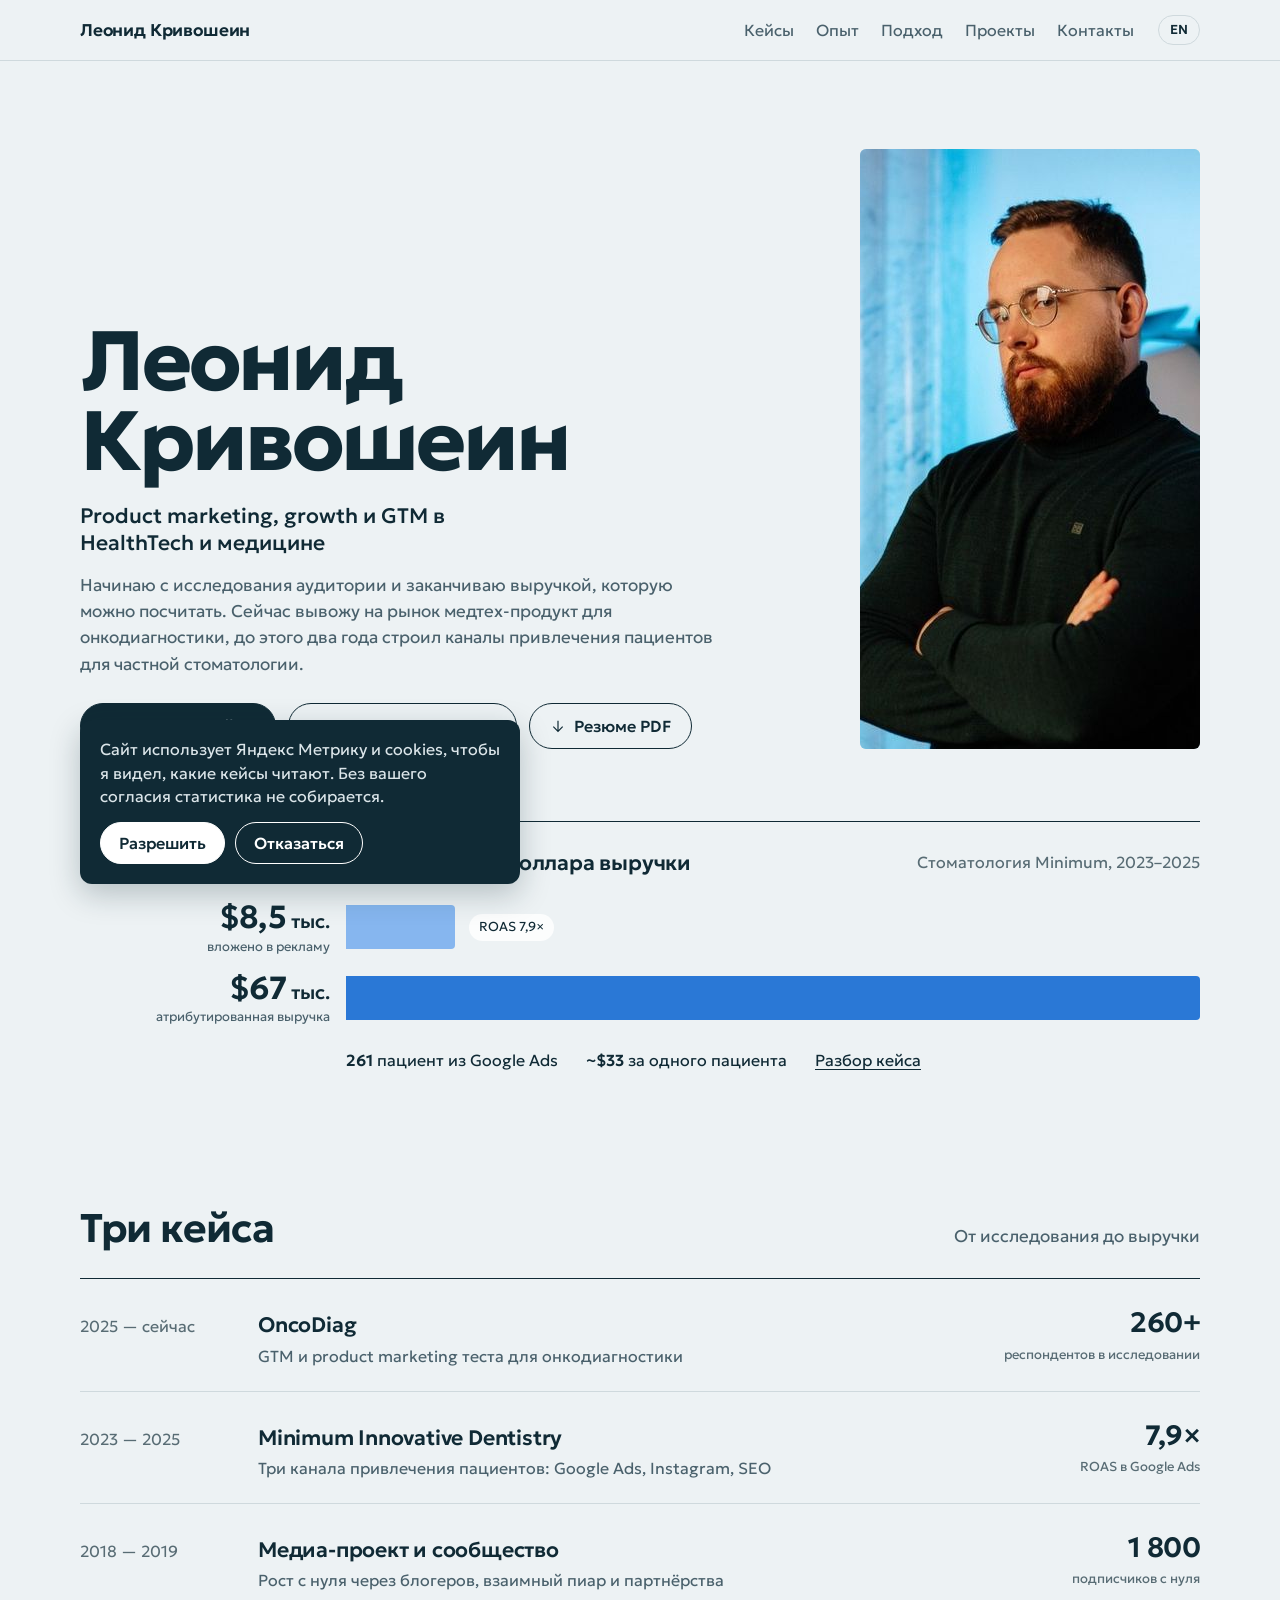
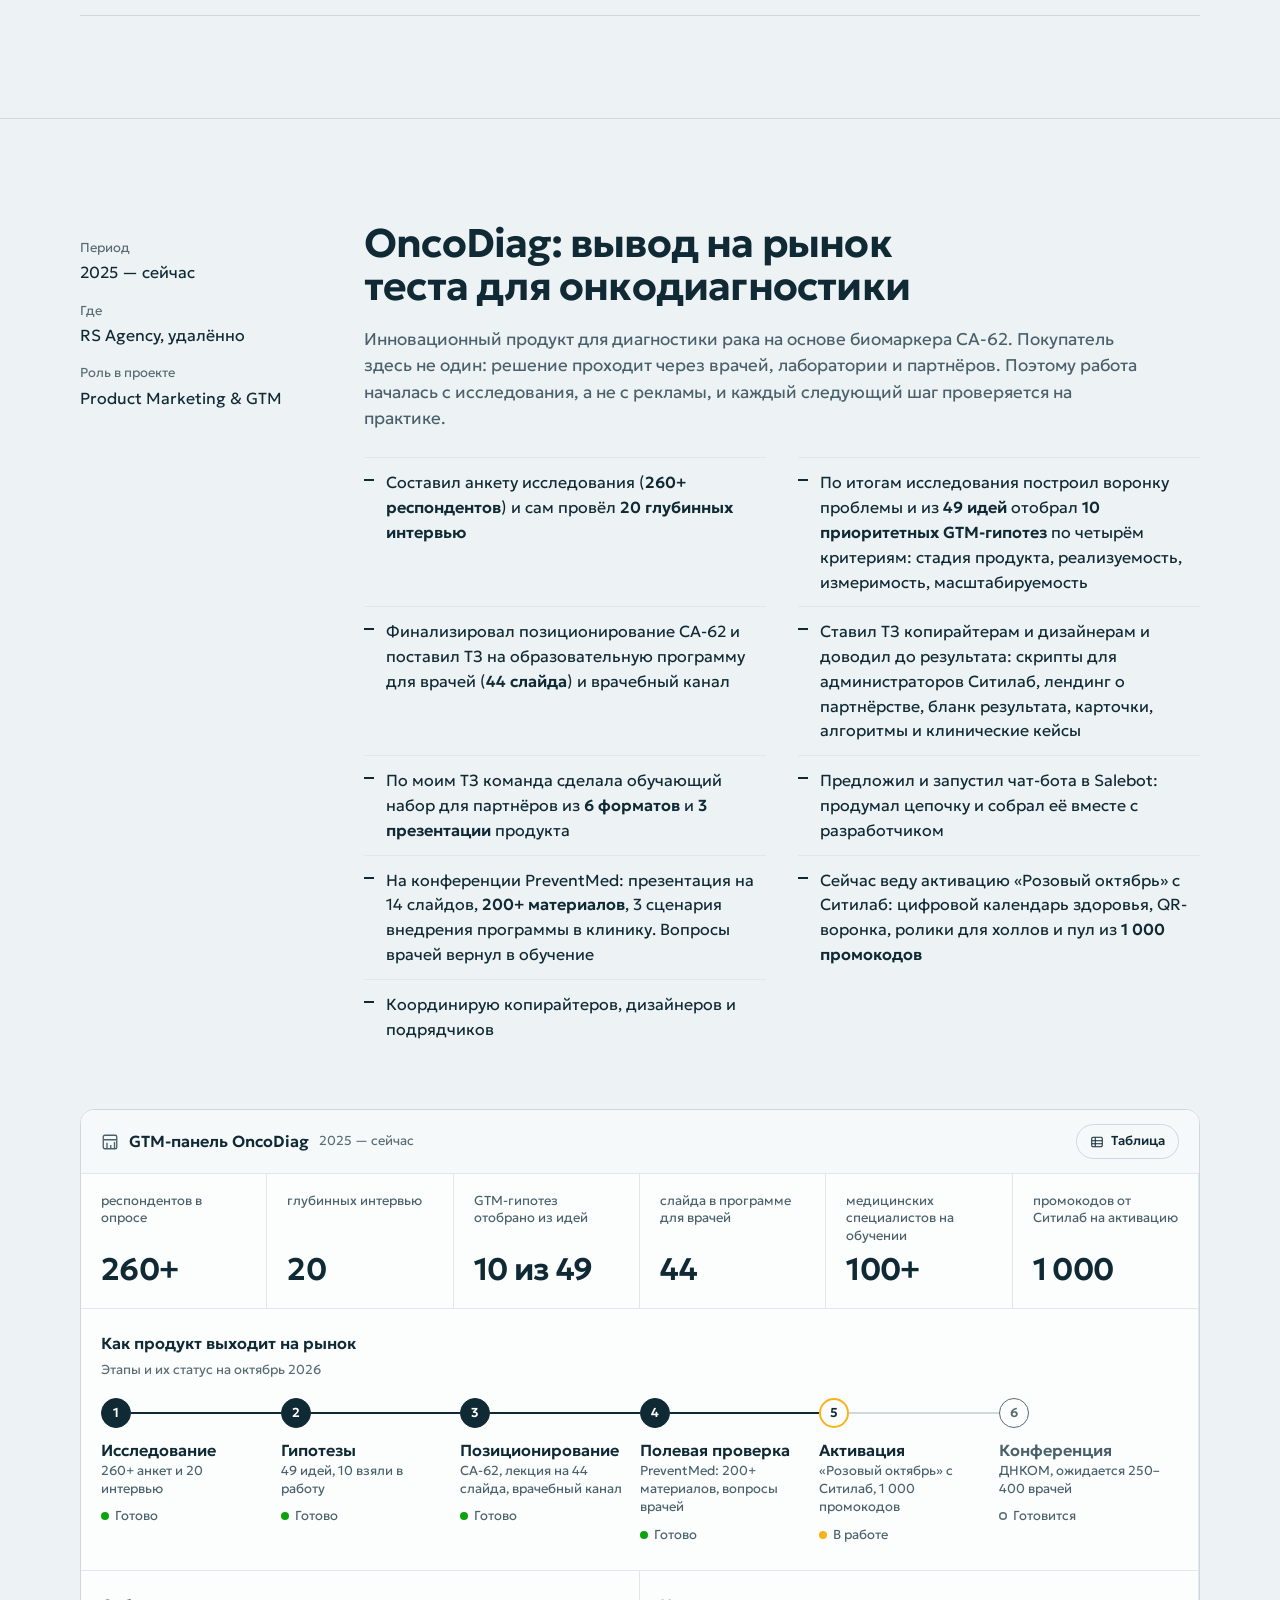
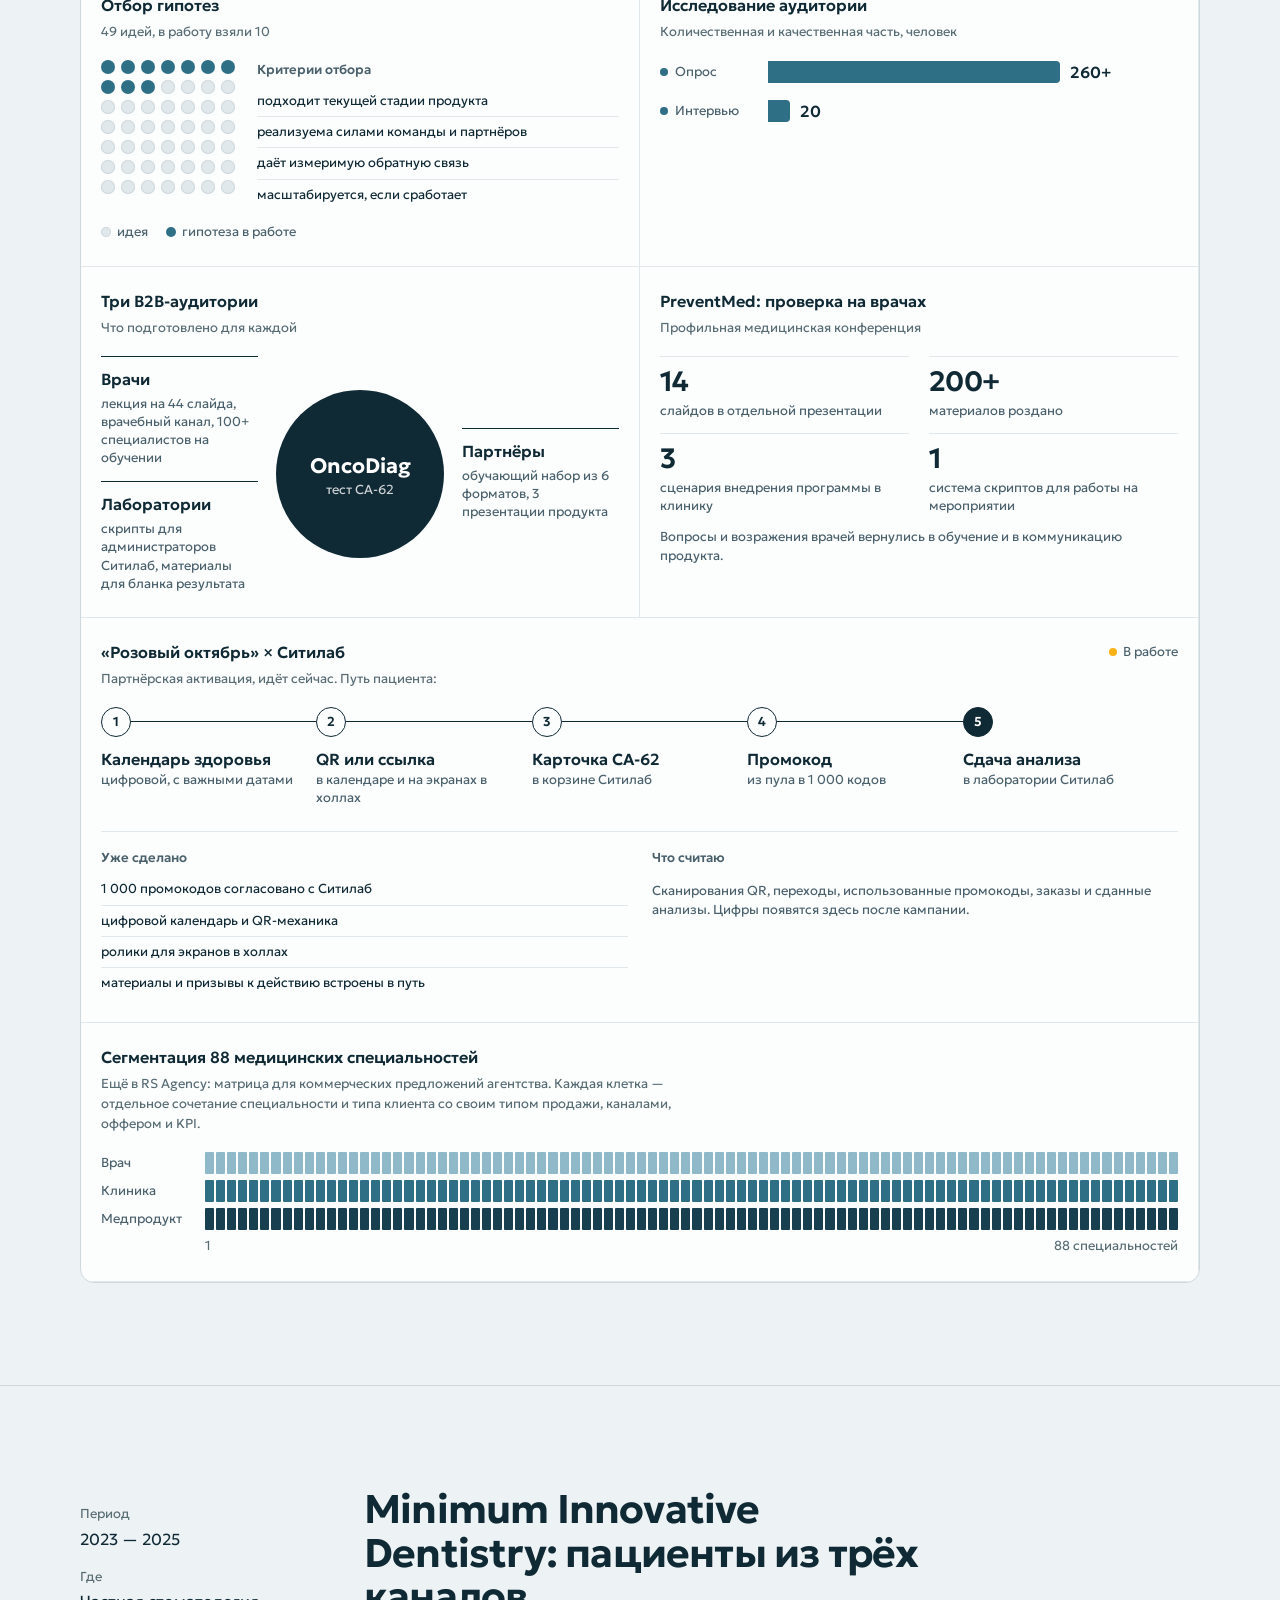
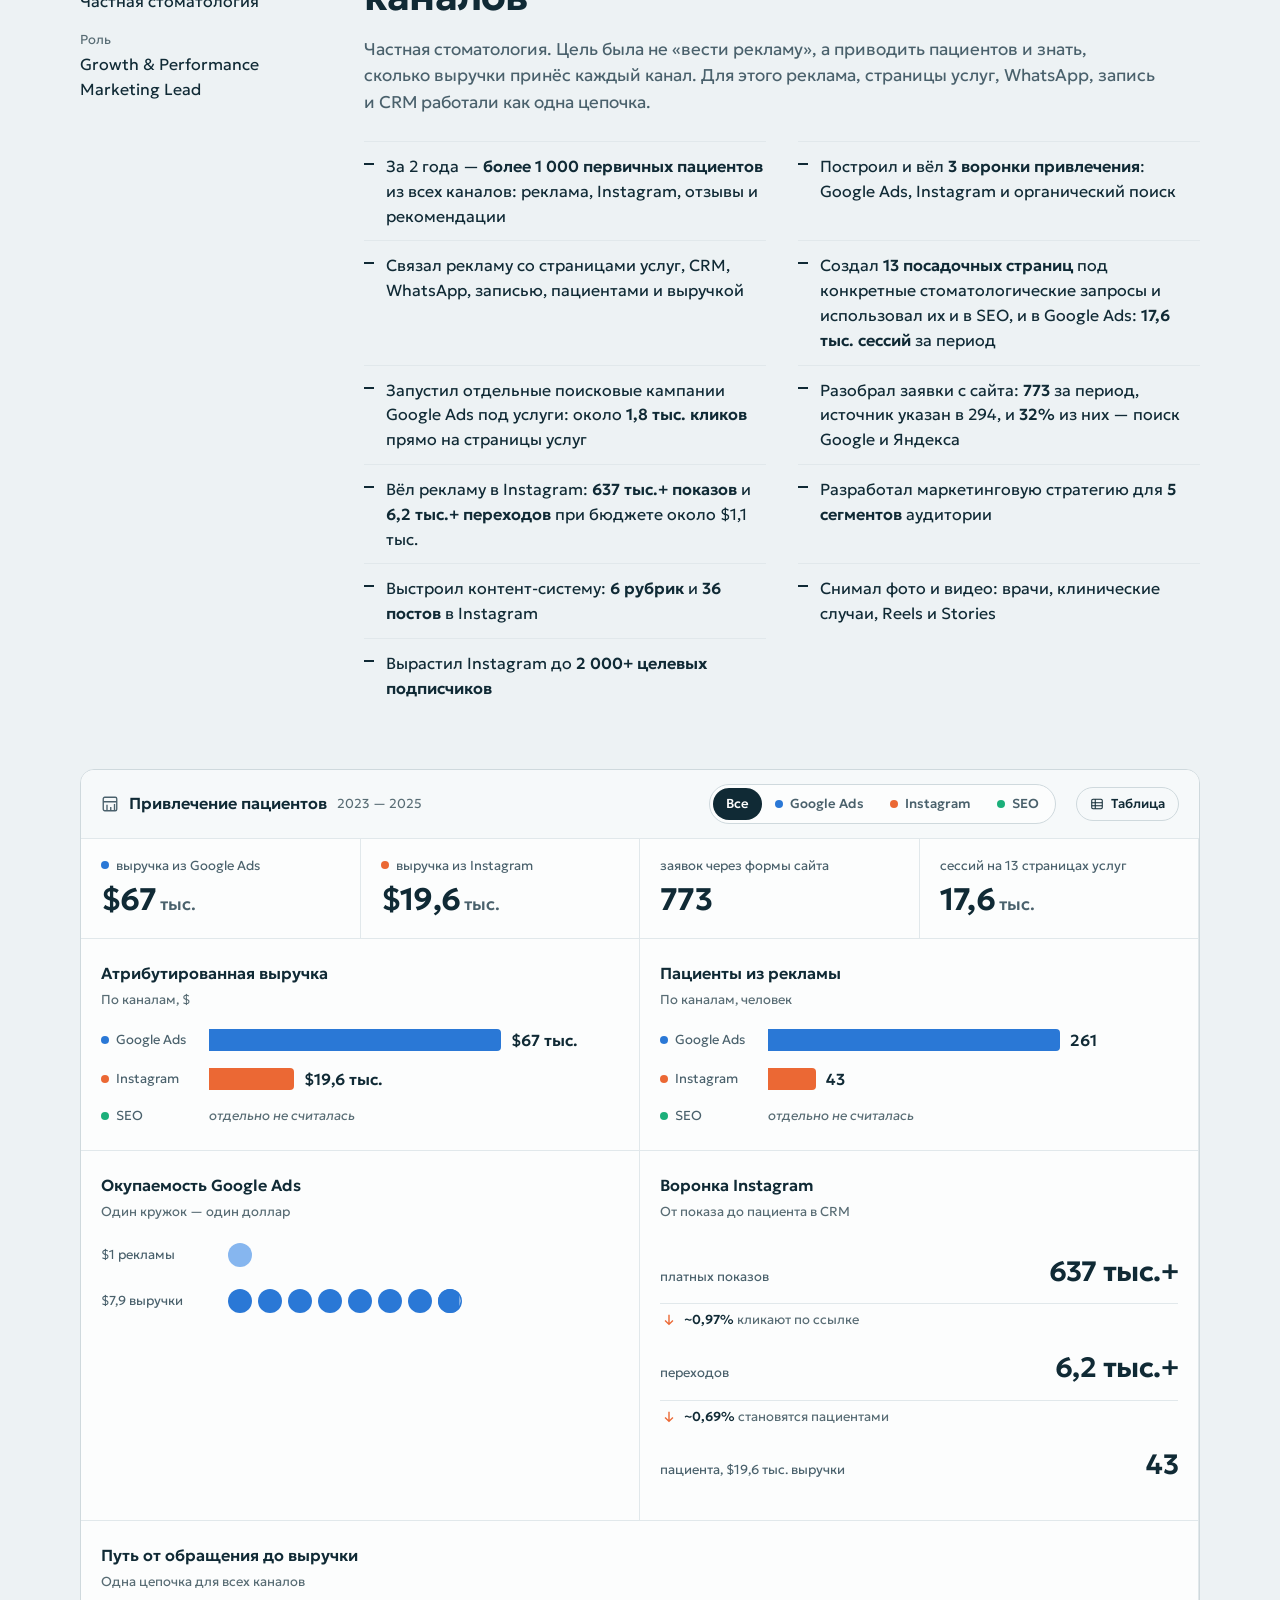
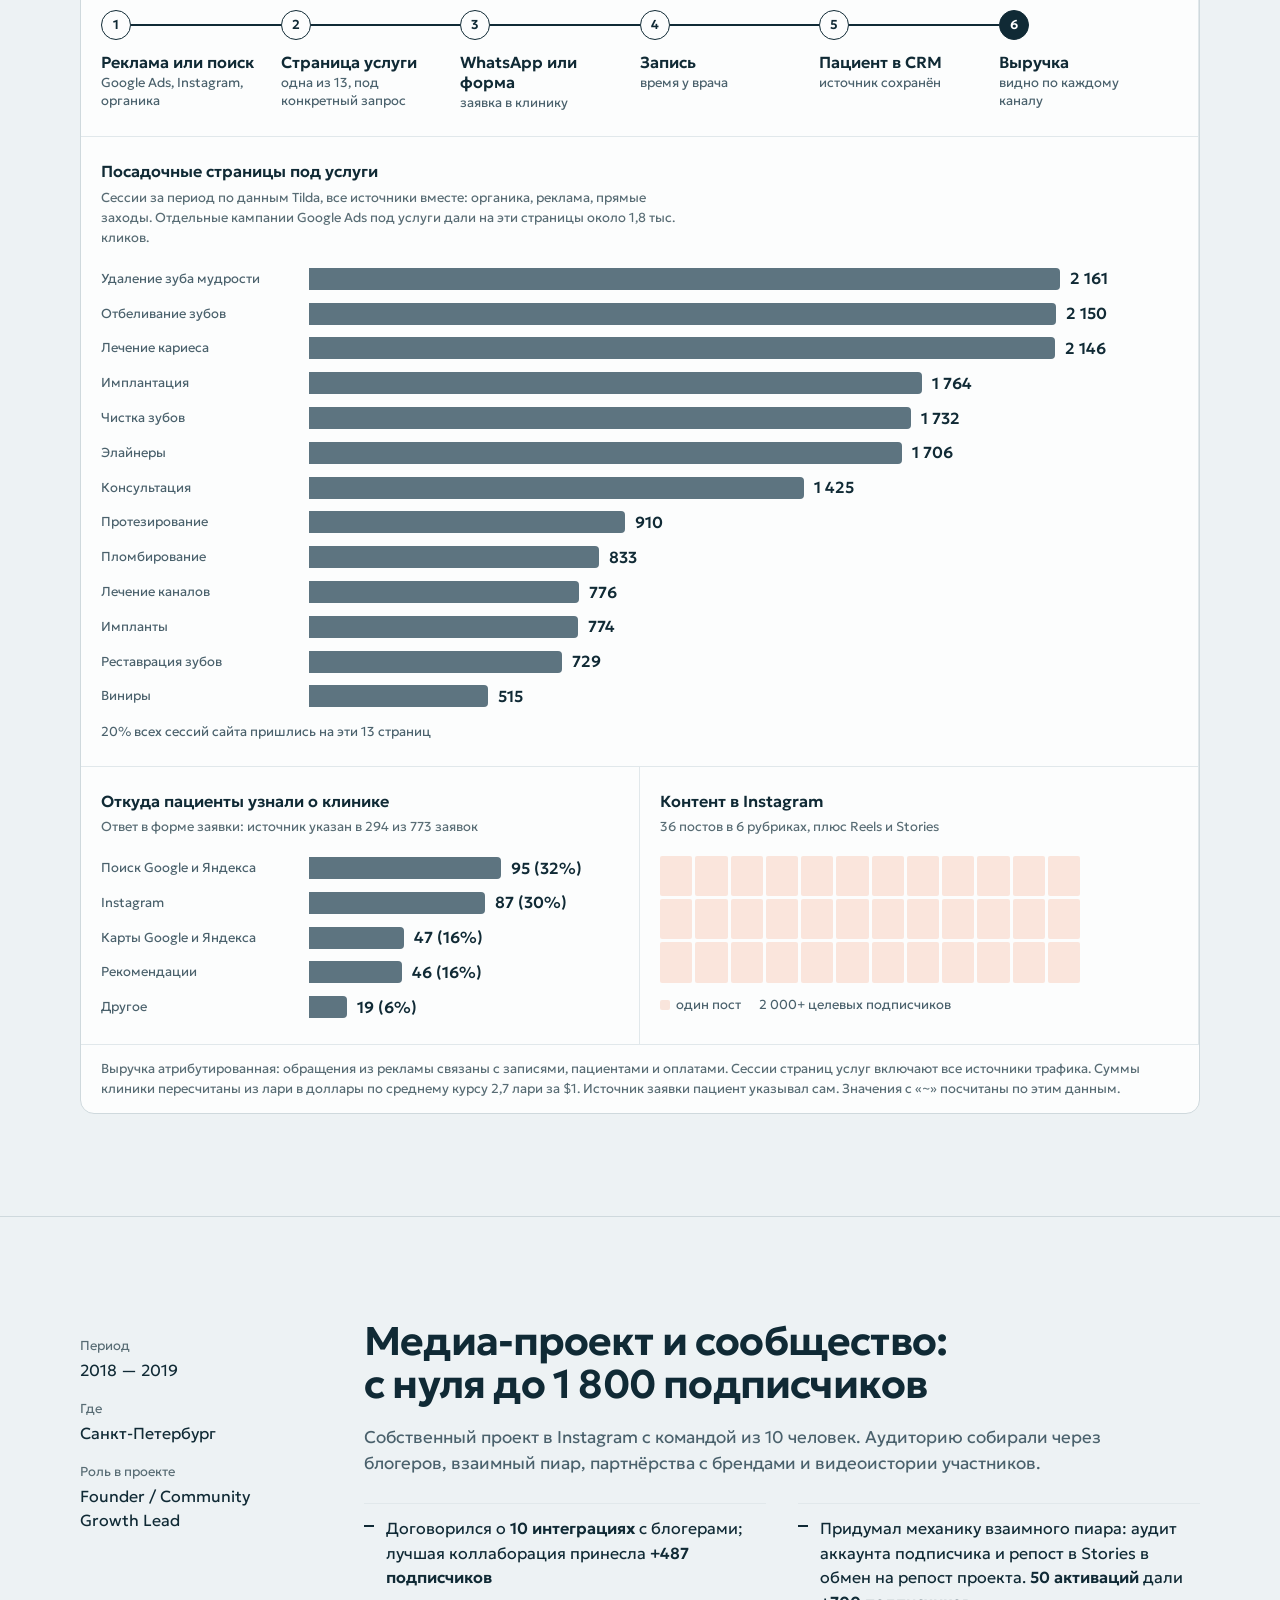
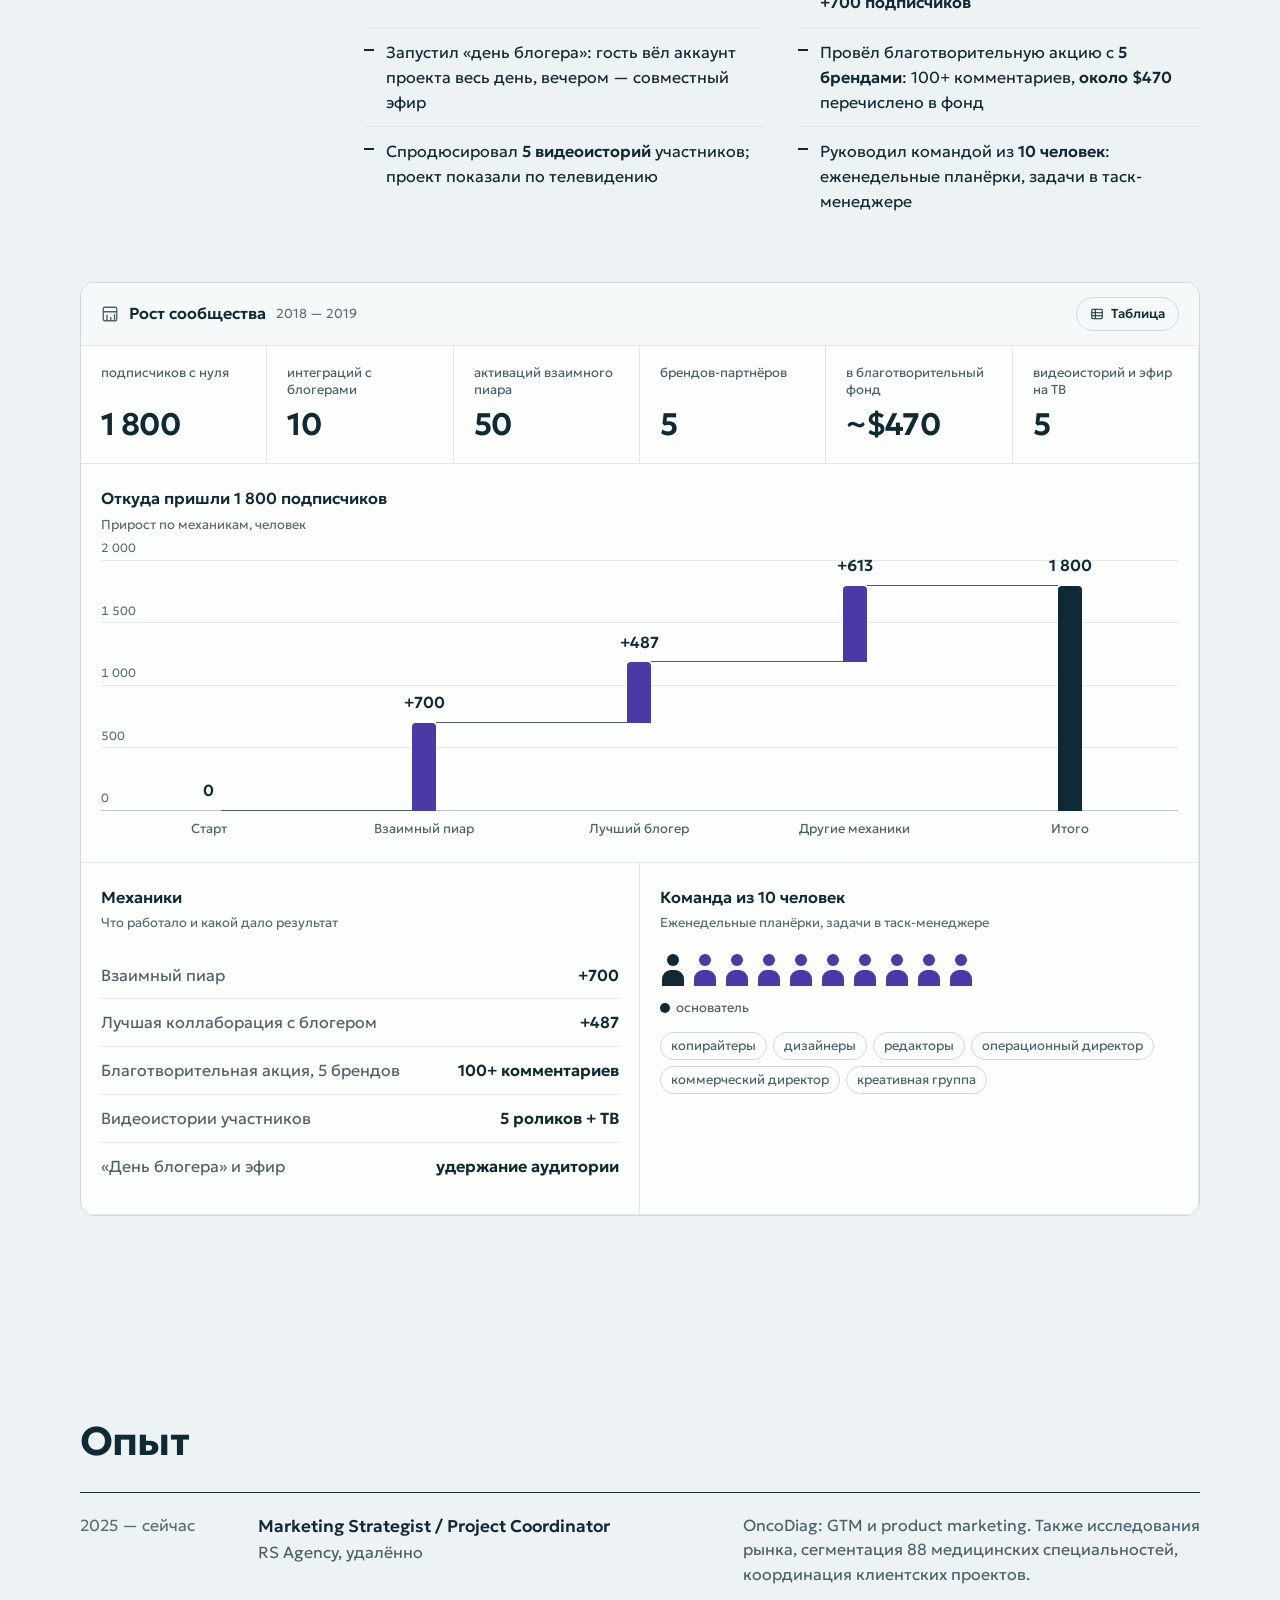
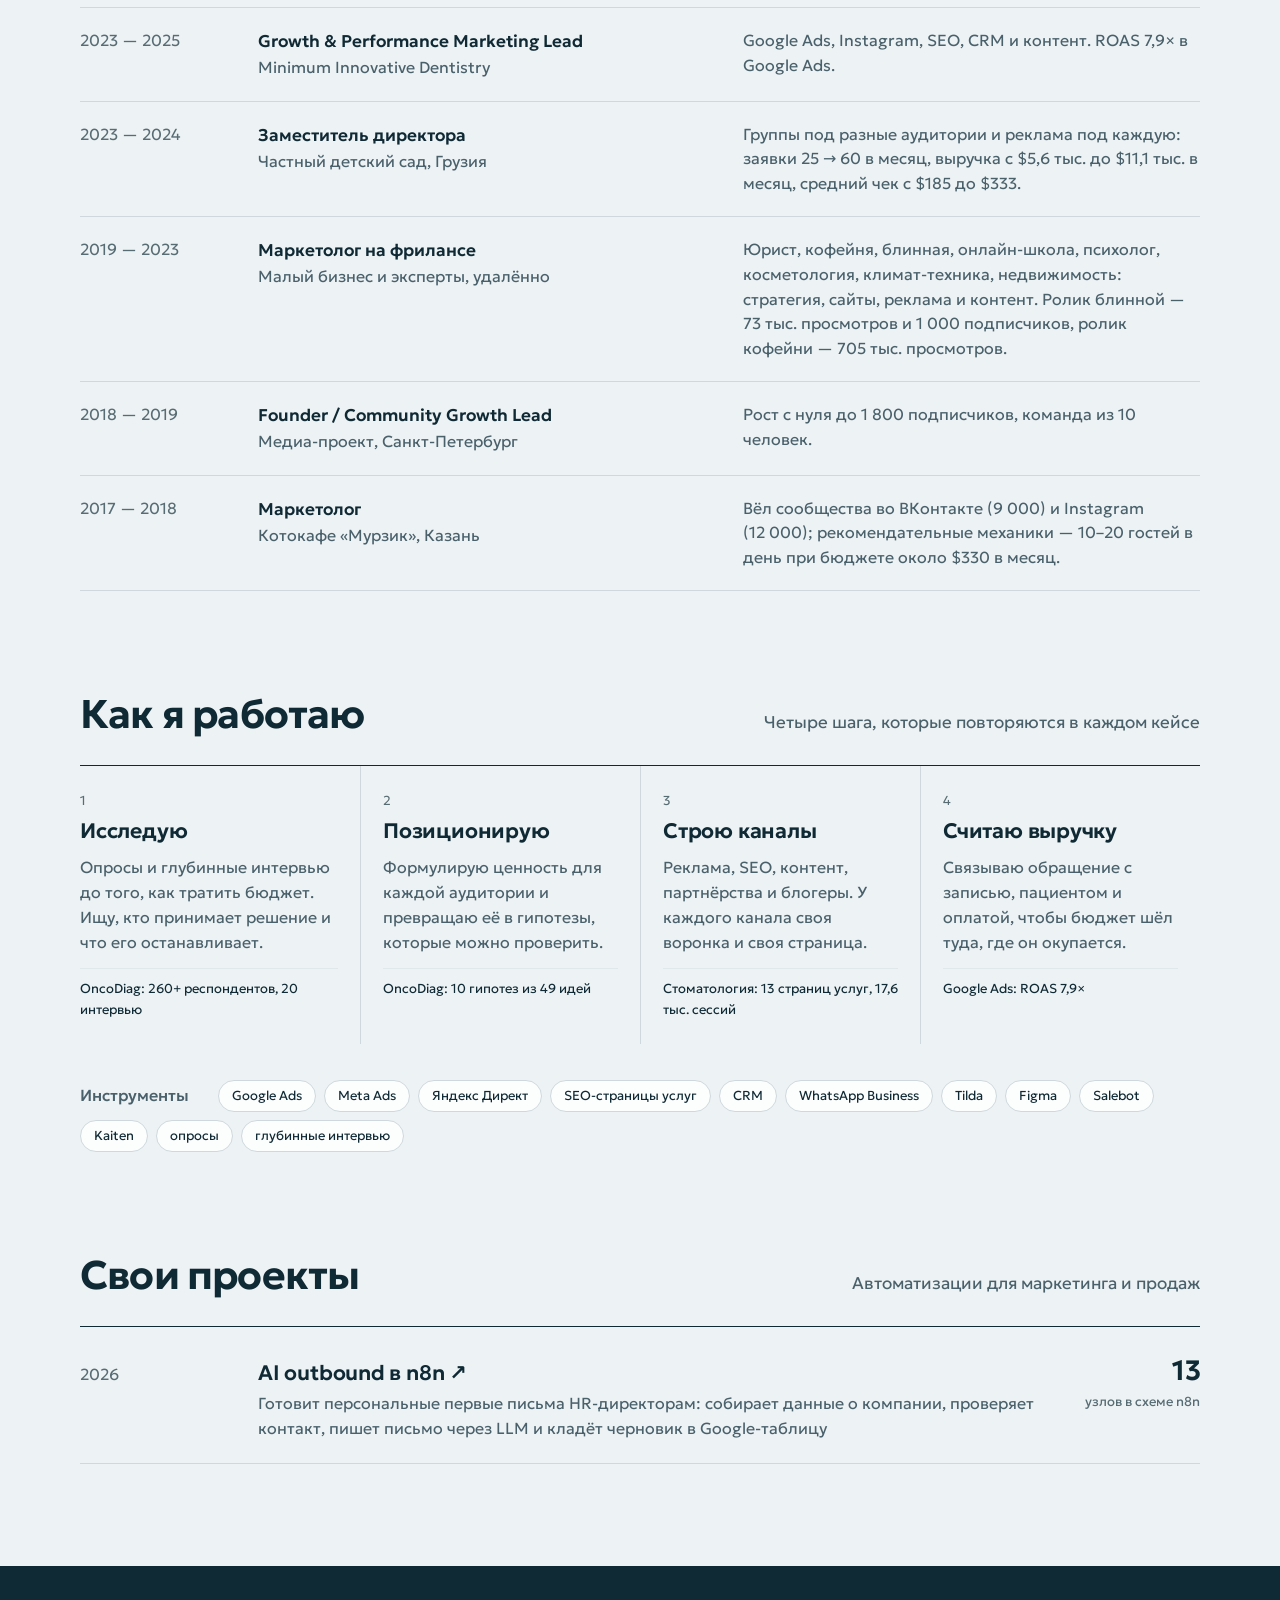
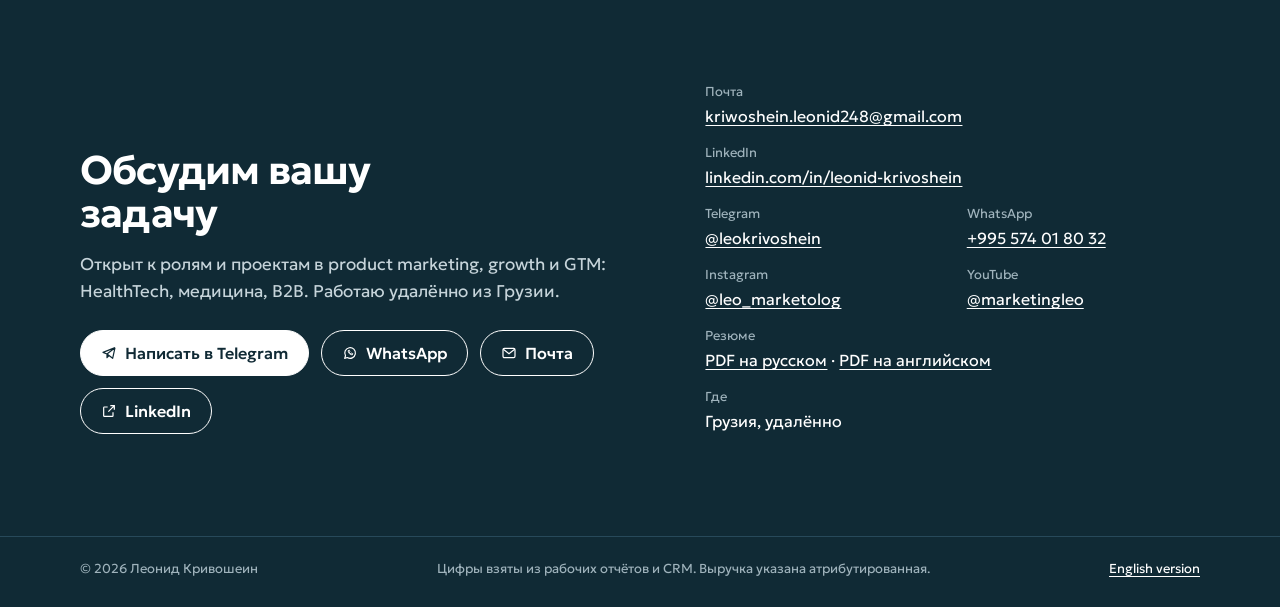
<file: index.html>
<!doctype html>
<html lang="ru">
<head>
<meta charset="utf-8">
<meta name="viewport" content="width=device-width, initial-scale=1">
<title>Леонид Кривошеин — product marketing и growth в HealthTech</title>
<meta name="description" content="Портфолио маркетолога: GTM медтех-продукта OncoDiag, привлечение пациентов стоматологии с ROAS 7,9×, рост сообщества с нуля до 1 800 подписчиков.">
<meta property="og:type" content="website">
<meta property="og:title" content="Леонид Кривошеин — product marketing и growth в HealthTech">
<meta property="og:description" content="Портфолио маркетолога: GTM медтех-продукта OncoDiag, привлечение пациентов стоматологии с ROAS 7,9×, рост сообщества с нуля до 1 800 подписчиков.">
<meta property="og:locale" content="ru_RU">
<meta property="og:image" content="https://leonidken2.github.io/portfolio/assets/og-ru.png">
<meta name="twitter:card" content="summary_large_image">
<meta name="theme-color" content="#edf2f4">
<link rel="alternate" hreflang="ru" href="https://leonidken2.github.io/portfolio/"><link rel="alternate" hreflang="en" href="https://leonidken2.github.io/portfolio/en/"><link rel="canonical" href="https://leonidken2.github.io/portfolio/">
<link rel="icon" href="assets/favicon.svg" type="image/svg+xml">
<link rel="preload" href="assets/fonts/geologica-cyrillic-full-normal.woff2" as="font" type="font/woff2" crossorigin>
<link rel="stylesheet" href="assets/style.css">
<script>document.documentElement.className+=" js"</script>
<script>
window.__loadMetrika=function(){
(function(m,e,t,r,i,k,a){m[i]=m[i]||function(){(m[i].a=m[i].a||[]).push(arguments)};
m[i].l=1*new Date();for(var j=0;j<document.scripts.length;j++){if(document.scripts[j].src===r){return;}}
k=e.createElement(t),a=e.getElementsByTagName(t)[0],k.async=1,k.src=r,a.parentNode.insertBefore(k,a)})
(window,document,"script","https://mc.yandex.ru/metrika/tag.js","ym");
ym(113589015,"init",{clickmap:true,trackLinks:true,accurateTrackBounce:true,webvisor:true,params:{lang:"ru"}});
};
</script>
</head>
<body data-ym="113589015">
<a class="skip" href="#main">К содержанию</a>
<header class="topbar"><div class="wrap">
  <a class="brand" href="#top">Леонид Кривошеин</a>
  <nav class="nav" aria-label="Разделы"><a href="#cases">Кейсы</a><a href="#experience">Опыт</a><a href="#approach">Подход</a><a href="#projects">Проекты</a><a href="#contact">Контакты</a></nav>
  <a class="lang" href="en/" hreflang="en" title="English version" data-goal="lang_switch">EN</a>
</div></header>

<main id="main">
<section class="hero" id="top"><div class="wrap">
  <div class="hero-grid">
    <div>
      <h1>Леонид<br>Кривошеин</h1>
      <p class="role">Product marketing, growth и GTM в HealthTech и медицине</p>
      <p class="lead">Начинаю с исследования аудитории и заканчиваю выручкой, которую можно посчитать. Сейчас вывожу на рынок медтех-продукт для онкодиагностики, до этого два года строил каналы привлечения пациентов для частной стоматологии.</p>
      <div class="actions">
        <a class="btn btn-solid" href="#cases"><svg viewBox="0 0 24 24" fill="none" stroke="currentColor" stroke-width="1.8" aria-hidden="true"><path d="M12 4v16M5 13l7 7 7-7"/></svg>Смотреть кейсы</a>
        <a class="btn btn-line" href="https://t.me/leokrivoshein" target="_blank" rel="noopener" data-goal="telegram"><svg viewBox="0 0 24 24" fill="none" stroke="currentColor" stroke-width="1.8" stroke-linejoin="round" aria-hidden="true"><path d="M21 4 3 11l6 2.5M21 4l-3.5 16-8.5-6.5M21 4 9 13.5V19l3-3.2"/></svg>Написать в Telegram</a>
        <a class="btn btn-line" href="cv/Leonid_Krivoshein_CV_RU.pdf" download data-goal="cv_download"><svg viewBox="0 0 24 24" fill="none" stroke="currentColor" stroke-width="1.8" aria-hidden="true"><path d="M12 4v16M5 13l7 7 7-7"/></svg>Резюме PDF</a>
      </div>
    </div>
    <figure class="portrait"><img src="assets/leonid.jpg" width="600" height="600" alt="Леонид Кривошеин"></figure>
  </div>
  <div class="roas">
    <div class="roas-head"><h2>Каждый доллар в Google Ads вернул 7,9 доллара выручки</h2><p>Стоматология Minimum, 2023–2025</p></div>
    <div class="roas-row"><div class="roas-val"><b>$8,5<small>&nbsp;тыс.</small></b><span>вложено в рекламу</span></div><div class="roas-track" style="--w-spend:12.71%"><div class="roas-bar spend" style="--w:12.71%"></div><span class="roas-mult">ROAS 7,9×</span></div></div><div class="roas-row"><div class="roas-val"><b>$67<small>&nbsp;тыс.</small></b><span>атрибутированная выручка</span></div><div class="roas-track" style="--w-spend:12.71%"><div class="roas-bar revenue" style="--w:100.00%"></div></div></div>
    <div class="roas-foot"><span><b>261</b> пациент из Google Ads</span><span><b>~$33</b> за одного пациента</span><a href="#dental">Разбор кейса</a></div>
  </div>
</div></section>

<section class="section" id="cases"><div class="wrap">
  <div class="section-head"><h2>Три кейса</h2><p>От исследования до выручки</p></div>
  <nav class="index" aria-label="Три кейса"><a href="#oncodiag"><span class="index-years">2025 — сейчас</span><span><span class="index-title">OncoDiag</span><span class="index-desc">GTM и product marketing теста для онкодиагностики</span></span><span class="index-metric">260+<small>респондентов в исследовании</small></span></a><a href="#dental"><span class="index-years">2023 — 2025</span><span><span class="index-title">Minimum Innovative Dentistry</span><span class="index-desc">Три канала привлечения пациентов: Google Ads, Instagram, SEO</span></span><span class="index-metric">7,9×<small>ROAS в Google Ads</small></span></a><a href="#community"><span class="index-years">2018 — 2019</span><span><span class="index-title">Медиа-проект и сообщество</span><span class="index-desc">Рост с нуля через блогеров, взаимный пиар и партнёрства</span></span><span class="index-metric">1 800<small>подписчиков с нуля</small></span></a></nav>
</div></section>

<section class="section case" id="oncodiag"><div class="wrap">
  <div class="case-top">
  <dl class="case-meta"><div><dt>Период</dt><dd>2025 — сейчас</dd></div><div><dt>Где</dt><dd>RS Agency, удалённо</dd></div><div><dt>Роль в проекте</dt><dd>Product Marketing &amp; GTM</dd></div></dl>
  <div>
    <h2>OncoDiag: вывод на рынок теста для онкодиагностики</h2>
    <p class="context">Инновационный продукт для диагностики рака на основе биомаркера CA-62. Покупатель здесь не один: решение проходит через врачей, лаборатории и партнёров. Поэтому работа началась с исследования, а не с рекламы, и каждый следующий шаг проверяется на практике.</p>
    <ul class="did"><li>Составил анкету исследования (<b>260+ респондентов</b>) и сам провёл <b>20 глубинных интервью</b></li><li>По итогам исследования построил воронку проблемы и из <b>49 идей</b> отобрал <b>10 приоритетных GTM-гипотез</b> по четырём критериям: стадия продукта, реализуемость, измеримость, масштабируемость</li><li>Финализировал позиционирование CA-62 и поставил ТЗ на образовательную программу для врачей (<b>44 слайда</b>) и врачебный канал</li><li>Ставил ТЗ копирайтерам и дизайнерам и доводил до результата: скрипты для администраторов Ситилаб, лендинг о партнёрстве, бланк результата, карточки, алгоритмы и клинические кейсы</li><li>По моим ТЗ команда сделала обучающий набор для партнёров из <b>6 форматов</b> и <b>3 презентации</b> продукта</li><li>Предложил и запустил чат-бота в Salebot: продумал цепочку и собрал её вместе с разработчиком</li><li>На конференции PreventMed: презентация на 14 слайдов, <b>200+ материалов</b>, 3 сценария внедрения программы в клинику. Вопросы врачей вернул в обучение</li><li>Сейчас веду активацию «Розовый октябрь» с Ситилаб: цифровой календарь здоровья, QR-воронка, ролики для холлов и пул из <b>1 000 промокодов</b></li><li>Координирую копирайтеров, дизайнеров и подрядчиков</li></ul>
  </div>
</div>
  <div class="dash">
  <div class="dash-bar"><div class="dash-title"><svg viewBox="0 0 24 24" fill="none" stroke="currentColor" stroke-width="1.8" aria-hidden="true"><rect x="3" y="3" width="18" height="18" rx="2"/><path d="M3 9h18M8 21v-8M13 21v-5M18 21V12"/></svg><h3>GTM-панель OncoDiag</h3><span>2025 — сейчас</span></div><button class="tbl-toggle" type="button" data-goal="table_open" aria-expanded="false" aria-controls="tbl-onco" data-show="Таблица" data-hide="Скрыть таблицу"><svg viewBox="0 0 24 24" fill="none" stroke="currentColor" stroke-width="1.8" aria-hidden="true"><rect x="3" y="4" width="18" height="16" rx="2"/><path d="M3 10h18M3 15h18M9 4v16"/></svg><span>Таблица</span></button></div>
  <div class="dtable-wrap" id="tbl-onco" hidden><table class="dtable"><caption>Ключевые цифры OncoDiag и RS Agency</caption><thead><tr><th scope="col">Показатель</th><th scope="col" class="num">Значение</th></tr></thead><tbody><tr><th scope="row">респондентов в опросе</th><td class="num">260+</td></tr><tr><th scope="row">глубинных интервью</th><td class="num">20</td></tr><tr><th scope="row">идей для GTM</th><td class="num">49</td></tr><tr><th scope="row">приоритетных GTM-гипотез</th><td class="num">10</td></tr><tr><th scope="row">слайдов в программе для врачей</th><td class="num">44</td></tr><tr><th scope="row">медицинских специалистов на обучении</th><td class="num">100+</td></tr><tr><th scope="row">форматов обучения партнёров</th><td class="num">6</td></tr><tr><th scope="row">презентаций продукта</th><td class="num">3</td></tr><tr><th scope="row">слайдов в презентации для PreventMed</th><td class="num">14</td></tr><tr><th scope="row">материалов роздано на PreventMed</th><td class="num">200+</td></tr><tr><th scope="row">сценариев внедрения в клинику</th><td class="num">3</td></tr><tr><th scope="row">промокодов на «Розовый октябрь»</th><td class="num">1 000</td></tr><tr><th scope="row">ожидаемая аудитория конференции ДНКОМ, врачей</th><td class="num">250–400</td></tr><tr><th scope="row">медицинских специальностей в матрице</th><td class="num">88</td></tr><tr><th scope="row">типа клиентов агентства</th><td class="num">3</td></tr></tbody></table></div>
  <div class="kpis"><div class="kpi"><div class="kpi-label">респондентов в опросе</div><div class="kpi-value">260+</div></div><div class="kpi"><div class="kpi-label">глубинных интервью</div><div class="kpi-value">20</div></div><div class="kpi"><div class="kpi-label">GTM-гипотез отобрано из идей</div><div class="kpi-value">10 из 49</div></div><div class="kpi"><div class="kpi-label">слайда в программе для врачей</div><div class="kpi-value">44</div></div><div class="kpi"><div class="kpi-label">медицинских специалистов на обучении</div><div class="kpi-value">100+</div></div><div class="kpi"><div class="kpi-label">промокодов от Ситилаб на активацию</div><div class="kpi-value">1 000</div></div></div>
  <div class="panels">
    <section class="panel wide"><h4>Как продукт выходит на рынок</h4><p class="sub">Этапы и их статус на октябрь 2026</p><ol class="chain" style="--n:6"><li class="s-done"><span class="dot">1</span><h5>Исследование</h5><p>260+ анкет и 20 интервью</p><span class="status s-done"><i></i>Готово</span></li><li class="s-done"><span class="dot">2</span><h5>Гипотезы</h5><p>49 идей, 10 взяли в работу</p><span class="status s-done"><i></i>Готово</span></li><li class="s-done"><span class="dot">3</span><h5>Позиционирование</h5><p>CA-62, лекция на 44 слайда, врачебный канал</p><span class="status s-done"><i></i>Готово</span></li><li class="s-done"><span class="dot">4</span><h5>Полевая проверка</h5><p>PreventMed: 200+ материалов, вопросы врачей</p><span class="status s-done"><i></i>Готово</span></li><li class="s-active"><span class="dot">5</span><h5>Активация</h5><p>«Розовый октябрь» с Ситилаб, 1 000 промокодов</p><span class="status s-active"><i></i>В работе</span></li><li class="s-next"><span class="dot">6</span><h5>Конференция</h5><p>ДНКОМ, ожидается 250–400 врачей</p><span class="status s-next"><i></i>Готовится</span></li></ol></section>
    <section class="panel"><h4>Отбор гипотез</h4><p class="sub">49 идей, в работу взяли 10</p>
      <div class="hyp"><div class="units" role="img" aria-label="49 идей, в работу взяли 10"><span class="on"></span><span class="on"></span><span class="on"></span><span class="on"></span><span class="on"></span><span class="on"></span><span class="on"></span><span class="on"></span><span class="on"></span><span class="on"></span><span></span><span></span><span></span><span></span><span></span><span></span><span></span><span></span><span></span><span></span><span></span><span></span><span></span><span></span><span></span><span></span><span></span><span></span><span></span><span></span><span></span><span></span><span></span><span></span><span></span><span></span><span></span><span></span><span></span><span></span><span></span><span></span><span></span><span></span><span></span><span></span><span></span><span></span><span></span></div>
      <div><h5 class="mini-h">Критерии отбора</h5><ul class="crit"><li>подходит текущей стадии продукта</li><li>реализуема силами команды и партнёров</li><li>даёт измеримую обратную связь</li><li>масштабируется, если сработает</li></ul></div></div>
      <div class="legend"><span><i class="u"></i>идея</span><span><i class="u on"></i>гипотеза в работе</span></div></section>
    <section class="panel"><h4>Исследование аудитории</h4><p class="sub">Количественная и качественная часть, человек</p><div class="hbars"><div class="hbar" data-ch="onco"><div class="hbar-name"><i style="background:var(--onco)"></i>Опрос</div><div class="hbar-track"><span class="hbar-fill" tabindex="0" style="--r:1.0000;background:var(--onco)" data-tip="260+" data-tip-label="Опрос, человек" aria-label="Опрос: 260+"></span><span class="hbar-val">260+</span></div></div><div class="hbar" data-ch="onco"><div class="hbar-name"><i style="background:var(--onco)"></i>Интервью</div><div class="hbar-track"><span class="hbar-fill" tabindex="0" style="--r:0.0769;background:var(--onco)" data-tip="20" data-tip-label="Интервью, человек" aria-label="Интервью: 20"></span><span class="hbar-val">20</span></div></div></div></section>
    <section class="panel"><h4>Три B2B-аудитории</h4><p class="sub">Что подготовлено для каждой</p>
      <div class="hub"><div class="hub-core"><b>OncoDiag</b><span>тест CA-62</span></div><div class="hub-node n1"><h5>Врачи</h5><p>лекция на 44 слайда, врачебный канал, 100+ специалистов на обучении</p></div><div class="hub-node n2"><h5>Лаборатории</h5><p>скрипты для администраторов Ситилаб, материалы для бланка результата</p></div><div class="hub-node n3"><h5>Партнёры</h5><p>обучающий набор из 6 форматов, 3 презентации продукта</p></div></div></section>
    <section class="panel"><h4>PreventMed: проверка на врачах</h4><p class="sub">Профильная медицинская конференция</p>
      <div class="minikpis"><div><b>14</b><span>слайдов в отдельной презентации</span></div><div><b>200+</b><span>материалов роздано</span></div><div><b>3</b><span>сценария внедрения программы в клинику</span></div><div><b>1</b><span>система скриптов для работы на мероприятии</span></div></div><p class="panel-note">Вопросы и возражения врачей вернулись в обучение и в коммуникацию продукта.</p></section>
    <section class="panel wide"><div class="panel-head"><div><h4>«Розовый октябрь» × Ситилаб</h4><p class="sub">Партнёрская активация, идёт сейчас. Путь пациента:</p></div>
      <span class="status s-active"><i></i>В работе</span></div>
      <ol class="chain" style="--n:5"><li><span class="dot">1</span><h5>Календарь здоровья</h5><p>цифровой, с важными датами</p></li><li><span class="dot">2</span><h5>QR или ссылка</h5><p>в календаре и на экранах в холлах</p></li><li><span class="dot">3</span><h5>Карточка CA-62</h5><p>в корзине Ситилаб</p></li><li><span class="dot">4</span><h5>Промокод</h5><p>из пула в 1 000 кодов</p></li><li class="end"><span class="dot">5</span><h5>Сдача анализа</h5><p>в лаборатории Ситилаб</p></li></ol>
      <div class="po-foot"><div><h5 class="mini-h">Уже сделано</h5><ul class="crit"><li>1 000 промокодов согласовано с Ситилаб</li><li>цифровой календарь и QR-механика</li><li>ролики для экранов в холлах</li><li>материалы и призывы к действию встроены в путь</li></ul></div>
      <div><h5 class="mini-h">Что считаю</h5><p class="panel-note">Сканирования QR, переходы, использованные промокоды, заказы и сданные анализы. Цифры появятся здесь после кампании.</p></div></div></section>
    <section class="panel wide"><h4>Сегментация 88 медицинских специальностей</h4><p class="sub">Ещё в RS Agency: матрица для коммерческих предложений агентства. Каждая клетка — отдельное сочетание специальности и типа клиента со своим типом продажи, каналами, оффером и KPI.</p>
      <div class="matrix" role="img" aria-label="Сегментация 88 медицинских специальностей: 88 × 3"><div class="matrix-label">Врач</div><div class="matrix-row r1"><span></span><span></span><span></span><span></span><span></span><span></span><span></span><span></span><span></span><span></span><span></span><span></span><span></span><span></span><span></span><span></span><span></span><span></span><span></span><span></span><span></span><span></span><span></span><span></span><span></span><span></span><span></span><span></span><span></span><span></span><span></span><span></span><span></span><span></span><span></span><span></span><span></span><span></span><span></span><span></span><span></span><span></span><span></span><span></span><span></span><span></span><span></span><span></span><span></span><span></span><span></span><span></span><span></span><span></span><span></span><span></span><span></span><span></span><span></span><span></span><span></span><span></span><span></span><span></span><span></span><span></span><span></span><span></span><span></span><span></span><span></span><span></span><span></span><span></span><span></span><span></span><span></span><span></span><span></span><span></span><span></span><span></span><span></span><span></span><span></span><span></span><span></span><span></span></div><div class="matrix-label">Клиника</div><div class="matrix-row r2"><span></span><span></span><span></span><span></span><span></span><span></span><span></span><span></span><span></span><span></span><span></span><span></span><span></span><span></span><span></span><span></span><span></span><span></span><span></span><span></span><span></span><span></span><span></span><span></span><span></span><span></span><span></span><span></span><span></span><span></span><span></span><span></span><span></span><span></span><span></span><span></span><span></span><span></span><span></span><span></span><span></span><span></span><span></span><span></span><span></span><span></span><span></span><span></span><span></span><span></span><span></span><span></span><span></span><span></span><span></span><span></span><span></span><span></span><span></span><span></span><span></span><span></span><span></span><span></span><span></span><span></span><span></span><span></span><span></span><span></span><span></span><span></span><span></span><span></span><span></span><span></span><span></span><span></span><span></span><span></span><span></span><span></span><span></span><span></span><span></span><span></span><span></span><span></span></div><div class="matrix-label">Медпродукт</div><div class="matrix-row r3"><span></span><span></span><span></span><span></span><span></span><span></span><span></span><span></span><span></span><span></span><span></span><span></span><span></span><span></span><span></span><span></span><span></span><span></span><span></span><span></span><span></span><span></span><span></span><span></span><span></span><span></span><span></span><span></span><span></span><span></span><span></span><span></span><span></span><span></span><span></span><span></span><span></span><span></span><span></span><span></span><span></span><span></span><span></span><span></span><span></span><span></span><span></span><span></span><span></span><span></span><span></span><span></span><span></span><span></span><span></span><span></span><span></span><span></span><span></span><span></span><span></span><span></span><span></span><span></span><span></span><span></span><span></span><span></span><span></span><span></span><span></span><span></span><span></span><span></span><span></span><span></span><span></span><span></span><span></span><span></span><span></span><span></span><span></span><span></span><span></span><span></span><span></span><span></span></div>
      <div class="matrix-axis"><span>1</span><span>88 специальностей</span></div></div></section>
  </div>
</div>
</div></section>

<section class="section case" id="dental"><div class="wrap">
  <div class="case-top">
  <dl class="case-meta"><div><dt>Период</dt><dd>2023 — 2025</dd></div><div><dt>Где</dt><dd>Частная стоматология</dd></div><div><dt>Роль</dt><dd>Growth &amp; Performance Marketing Lead</dd></div></dl>
  <div>
    <h2>Minimum Innovative Dentistry: пациенты из трёх каналов</h2>
    <p class="context">Частная стоматология. Цель была не «вести рекламу», а приводить пациентов и знать, сколько выручки принёс каждый канал. Для этого реклама, страницы услуг, WhatsApp, запись и CRM работали как одна цепочка.</p>
    <ul class="did"><li>За 2 года — <b>более 1 000 первичных пациентов</b> из всех каналов: реклама, Instagram, отзывы и рекомендации</li><li>Построил и вёл <b>3 воронки привлечения</b>: Google Ads, Instagram и органический поиск</li><li>Связал рекламу со страницами услуг, CRM, WhatsApp, записью, пациентами и выручкой</li><li>Создал <b>13 посадочных страниц</b> под конкретные стоматологические запросы и использовал их и в SEO, и в Google Ads: <b>17,6 тыс. сессий</b> за период</li><li>Запустил отдельные поисковые кампании Google Ads под услуги: около <b>1,8 тыс. кликов</b> прямо на страницы услуг</li><li>Разобрал заявки с сайта: <b>773</b> за период, источник указан в 294, и <b>32%</b> из них — поиск Google и Яндекса</li><li>Вёл рекламу в Instagram: <b>637 тыс.+ показов</b> и <b>6,2 тыс.+ переходов</b> при бюджете около $1,1 тыс.</li><li>Разработал маркетинговую стратегию для <b>5 сегментов</b> аудитории</li><li>Выстроил контент-систему: <b>6 рубрик</b> и <b>36 постов</b> в Instagram</li><li>Снимал фото и видео: врачи, клинические случаи, Reels и Stories</li><li>Вырастил Instagram до <b>2 000+ целевых подписчиков</b></li></ul>
  </div>
</div>
  <div class="dash" data-view="all">
  <div class="dash-bar"><div class="dash-title"><svg viewBox="0 0 24 24" fill="none" stroke="currentColor" stroke-width="1.8" aria-hidden="true"><rect x="3" y="3" width="18" height="18" rx="2"/><path d="M3 9h18M8 21v-8M13 21v-5M18 21V12"/></svg><h3>Привлечение пациентов</h3><span>2023 — 2025</span></div><div class="seg" role="group" aria-label="Канал"><button type="button" data-goal="channel_filter" data-view="all" aria-pressed="true">Все</button><button type="button" data-goal="channel_filter" data-view="google" aria-pressed="false"><i style="background:var(--google)"></i>Google Ads</button><button type="button" data-goal="channel_filter" data-view="insta" aria-pressed="false"><i style="background:var(--insta)"></i>Instagram</button><button type="button" data-goal="channel_filter" data-view="seo" aria-pressed="false"><i style="background:var(--seo)"></i>SEO</button></div><button class="tbl-toggle" type="button" data-goal="table_open" aria-expanded="false" aria-controls="tbl-dental" data-show="Таблица" data-hide="Скрыть таблицу"><svg viewBox="0 0 24 24" fill="none" stroke="currentColor" stroke-width="1.8" aria-hidden="true"><rect x="3" y="4" width="18" height="16" rx="2"/><path d="M3 10h18M3 15h18M9 4v16"/></svg><span>Таблица</span></button></div>
  <div class="dtable-wrap" id="tbl-dental" hidden><table class="dtable"><caption>Данные панели по каналам</caption><thead><tr><th scope="col">Канал</th><th scope="col" class="num">Бюджет</th><th scope="col" class="num">Выручка</th><th scope="col" class="num">Пациенты</th><th scope="col">Ещё</th></tr></thead><tbody><tr><th scope="row">Google Ads</th><td class="num">$8,5 тыс.</td><td class="num">$67 тыс.</td><td class="num">261</td><td>ROAS 7,9×</td></tr><tr><th scope="row">Instagram</th><td class="num">~$1,1 тыс.</td><td class="num">$19,6 тыс.</td><td class="num">43</td><td>637 тыс.+ показов, 6,2 тыс.+ переходов</td></tr><tr><th scope="row">SEO</th><td class="num">—</td><td class="num">—</td><td class="num">—</td><td>31 295 переходов из поисковых систем</td></tr></tbody></table>
    <table class="dtable"><caption>Страницы услуг: сессии в Tilda и клики из кампаний Google Ads под услугу</caption><thead><tr><th scope="col">Страница</th><th scope="col" class="num">Сессии</th><th scope="col" class="num">Клики Google Ads</th></tr></thead><tbody><tr><th scope="row">Удаление зуба мудрости</th><td class="num">2 161</td><td class="num">324</td></tr><tr><th scope="row">Отбеливание зубов</th><td class="num">2 150</td><td class="num">170</td></tr><tr><th scope="row">Лечение кариеса</th><td class="num">2 146</td><td class="num">119</td></tr><tr><th scope="row">Имплантация</th><td class="num">1 764</td><td class="num">343</td></tr><tr><th scope="row">Чистка зубов</th><td class="num">1 732</td><td class="num">228</td></tr><tr><th scope="row">Элайнеры</th><td class="num">1 706</td><td class="num">—</td></tr><tr><th scope="row">Консультация</th><td class="num">1 425</td><td class="num">5</td></tr><tr><th scope="row">Протезирование</th><td class="num">910</td><td class="num">~236</td></tr><tr><th scope="row">Пломбирование</th><td class="num">833</td><td class="num">98</td></tr><tr><th scope="row">Лечение каналов</th><td class="num">776</td><td class="num">~116</td></tr><tr><th scope="row">Импланты</th><td class="num">774</td><td class="num">—</td></tr><tr><th scope="row">Реставрация зубов</th><td class="num">729</td><td class="num">15</td></tr><tr><th scope="row">Виниры</th><td class="num">515</td><td class="num">134</td></tr><tr><th scope="row">Итого</th><td class="num">17 621</td><td class="num">1 788</td></tr></tbody></table>
    <table class="dtable"><caption>Источник, который пациент указал в заявке</caption><thead><tr><th scope="col">Источник</th><th scope="col" class="num">Заявки</th><th scope="col" class="num">Доля</th></tr></thead><tbody><tr><th scope="row">Поиск Google</th><td class="num">89</td><td class="num">30%</td></tr><tr><th scope="row">Поиск Яндекса</th><td class="num">6</td><td class="num">2%</td></tr><tr><th scope="row">Instagram</th><td class="num">87</td><td class="num">30%</td></tr><tr><th scope="row">Google Карты</th><td class="num">36</td><td class="num">12%</td></tr><tr><th scope="row">Яндекс Карты</th><td class="num">11</td><td class="num">4%</td></tr><tr><th scope="row">Рекомендации</th><td class="num">46</td><td class="num">16%</td></tr><tr><th scope="row">Другое</th><td class="num">19</td><td class="num">6%</td></tr><tr><th scope="row">Итого с указанным источником</th><td class="num">294</td><td class="num">100%</td></tr></tbody></table></div>
  <div class="kpis" data-view="all"><div class="kpi"><div class="kpi-label"><i style="background:var(--google)"></i>выручка из Google Ads</div><div class="kpi-value">$67<small>&nbsp;тыс.</small></div></div><div class="kpi"><div class="kpi-label"><i style="background:var(--insta)"></i>выручка из Instagram</div><div class="kpi-value">$19,6<small>&nbsp;тыс.</small></div></div><div class="kpi"><div class="kpi-label">заявок через формы сайта</div><div class="kpi-value">773</div></div><div class="kpi"><div class="kpi-label">сессий на 13 страницах услуг</div><div class="kpi-value">17,6<small>&nbsp;тыс.</small></div></div></div><div class="kpis" data-view="google" hidden><div class="kpi"><div class="kpi-label"><i style="background:var(--google)"></i>бюджет</div><div class="kpi-value">$8,5<small>&nbsp;тыс.</small></div></div><div class="kpi"><div class="kpi-label"><i style="background:var(--google)"></i>атрибутированная выручка</div><div class="kpi-value">$67<small>&nbsp;тыс.</small></div></div><div class="kpi"><div class="kpi-label"><i style="background:var(--google)"></i>ROAS</div><div class="kpi-value">7,9×</div></div><div class="kpi"><div class="kpi-label"><i style="background:var(--google)"></i>пациент</div><div class="kpi-value">261</div></div><div class="kpi"><div class="kpi-label"><i style="background:var(--google)"></i>стоимость пациента</div><div class="kpi-value">~$33</div><div class="kpi-note">расчёт</div></div><div class="kpi"><div class="kpi-label"><i style="background:var(--google)"></i>выручка на пациента</div><div class="kpi-value">~$257</div><div class="kpi-note">расчёт</div></div></div><div class="kpis" data-view="insta" hidden><div class="kpi"><div class="kpi-label"><i style="background:var(--insta)"></i>платных показов</div><div class="kpi-value">637 тыс.+</div></div><div class="kpi"><div class="kpi-label"><i style="background:var(--insta)"></i>переходов по ссылке</div><div class="kpi-value">6,2 тыс.+</div></div><div class="kpi"><div class="kpi-label"><i style="background:var(--insta)"></i>бюджет</div><div class="kpi-value">~$1,1<small>&nbsp;тыс.</small></div></div><div class="kpi"><div class="kpi-label"><i style="background:var(--insta)"></i>пациента по CRM</div><div class="kpi-value">43</div></div><div class="kpi"><div class="kpi-label"><i style="background:var(--insta)"></i>атрибутированная выручка</div><div class="kpi-value">$19,6<small>&nbsp;тыс.</small></div></div><div class="kpi"><div class="kpi-label"><i style="background:var(--insta)"></i>CTR</div><div class="kpi-value">~0,97%</div><div class="kpi-note">расчёт</div></div></div><div class="kpis" data-view="seo" hidden><div class="kpi"><div class="kpi-label"><i style="background:var(--seo)"></i>страниц под конкретные услуги</div><div class="kpi-value">13</div></div><div class="kpi"><div class="kpi-label"><i style="background:var(--seo)"></i>переходов из поисковых систем</div><div class="kpi-value">31,3<small>&nbsp;тыс.</small></div><div class="kpi-note">около трети трафика, из них ~23,9 тыс. из Google</div></div><div class="kpi"><div class="kpi-label"><i style="background:var(--seo)"></i>заявок, где указан поиск Google или Яндекса</div><div class="kpi-value">95</div><div class="kpi-note">32% заявок с указанным источником</div></div><div class="kpi"><div class="kpi-label"><i style="background:var(--seo)"></i>отдельной атрибуции выручки нет</div><div class="kpi-value">—</div></div></div>
  <div class="panels">
    <section class="panel" data-ch="all google insta"><h4>Атрибутированная выручка</h4><p class="sub">По каналам, $</p><div class="hbars"><div class="hbar" data-ch="google"><div class="hbar-name"><i style="background:var(--google)"></i>Google Ads</div><div class="hbar-track"><span class="hbar-fill" tabindex="0" style="--r:1.0000;background:var(--google)" data-tip="$67 тыс." data-tip-label="Google Ads, $" aria-label="Google Ads: $67 тыс."></span><span class="hbar-val">$67 тыс.</span></div></div><div class="hbar" data-ch="insta"><div class="hbar-name"><i style="background:var(--insta)"></i>Instagram</div><div class="hbar-track"><span class="hbar-fill" tabindex="0" style="--r:0.2928;background:var(--insta)" data-tip="$19,6 тыс." data-tip-label="Instagram, $" aria-label="Instagram: $19,6 тыс."></span><span class="hbar-val">$19,6 тыс.</span></div></div><div class="hbar" data-ch="seo"><div class="hbar-name"><i style="background:var(--seo)"></i>SEO</div><div class="hbar-track"><span class="hbar-none">отдельно не считалась</span></div></div></div></section>
    <section class="panel" data-ch="all google insta"><h4>Пациенты из рекламы</h4><p class="sub">По каналам, человек</p><div class="hbars"><div class="hbar" data-ch="google"><div class="hbar-name"><i style="background:var(--google)"></i>Google Ads</div><div class="hbar-track"><span class="hbar-fill" tabindex="0" style="--r:1.0000;background:var(--google)" data-tip="261" data-tip-label="Google Ads, человек" aria-label="Google Ads: 261"></span><span class="hbar-val">261</span></div></div><div class="hbar" data-ch="insta"><div class="hbar-name"><i style="background:var(--insta)"></i>Instagram</div><div class="hbar-track"><span class="hbar-fill" tabindex="0" style="--r:0.1648;background:var(--insta)" data-tip="43" data-tip-label="Instagram, человек" aria-label="Instagram: 43"></span><span class="hbar-val">43</span></div></div><div class="hbar" data-ch="seo"><div class="hbar-name"><i style="background:var(--seo)"></i>SEO</div><div class="hbar-track"><span class="hbar-none">отдельно не считалась</span></div></div></div></section>
    <section class="panel" data-ch="google"><h4>Окупаемость Google Ads</h4><p class="sub">Один кружок — один доллар</p><div class="coins"><div class="coins-row"><span>$1 рекламы</span><svg viewBox="0 0 30 30" width="30" height="30" role="img" aria-label="$1 рекламы"><circle cx="15" cy="15" r="12" fill="var(--google-light)"/></svg></div><div class="coins-row"><span>$7,9 выручки</span><svg viewBox="0 0 240 30" width="240" height="30" role="img" aria-label="$7,9 выручки"><circle cx="15" cy="15" r="12" fill="var(--google)"/><circle cx="45" cy="15" r="12" fill="var(--google)"/><circle cx="75" cy="15" r="12" fill="var(--google)"/><circle cx="105" cy="15" r="12" fill="var(--google)"/><circle cx="135" cy="15" r="12" fill="var(--google)"/><circle cx="165" cy="15" r="12" fill="var(--google)"/><circle cx="195" cy="15" r="12" fill="var(--google)"/><clipPath id="clip79"><rect x="213" y="0" width="21.6" height="30"/></clipPath><circle cx="225" cy="15" r="11.25" fill="none" stroke="var(--google)" stroke-width="1.5"/><circle cx="225" cy="15" r="12" fill="var(--google)" clip-path="url(#clip79)"/></svg></div></div></section>
    <section class="panel" data-ch="insta"><h4>Воронка Instagram</h4><p class="sub">От показа до пациента в CRM</p><div class="ladder"><div class="ladder-step"><span>платных показов</span><b>637 тыс.+</b></div><div class="ladder-rate"><svg viewBox="0 0 16 16" fill="none" stroke="currentColor" stroke-width="1.6" aria-hidden="true"><path d="M8 2v11M3.5 8.5 8 13l4.5-4.5"/></svg><span><b>~0,97%</b> кликают по ссылке</span></div><div class="ladder-step"><span>переходов</span><b>6,2 тыс.+</b></div><div class="ladder-rate"><svg viewBox="0 0 16 16" fill="none" stroke="currentColor" stroke-width="1.6" aria-hidden="true"><path d="M8 2v11M3.5 8.5 8 13l4.5-4.5"/></svg><span><b>~0,69%</b> становятся пациентами</span></div><div class="ladder-step"><span>пациента, $19,6 тыс. выручки</span><b>43</b></div></div></section>
    <section class="panel wide" data-ch="all"><h4>Путь от обращения до выручки</h4><p class="sub">Одна цепочка для всех каналов</p><ol class="chain" style="--n:6"><li><span class="dot">1</span><h5>Реклама или поиск</h5><p>Google Ads, Instagram, органика</p></li><li><span class="dot">2</span><h5>Страница услуги</h5><p>одна из 13, под конкретный запрос</p></li><li><span class="dot">3</span><h5>WhatsApp или форма</h5><p>заявка в клинику</p></li><li><span class="dot">4</span><h5>Запись</h5><p>время у врача</p></li><li><span class="dot">5</span><h5>Пациент в CRM</h5><p>источник сохранён</p></li><li class="end"><span class="dot">6</span><h5>Выручка</h5><p>видно по каждому каналу</p></li></ol></section>
    <section class="panel wide" data-ch="google seo"><h4>Посадочные страницы под услуги</h4><p class="sub">Сессии за период по данным Tilda, все источники вместе: органика, реклама, прямые заходы. Отдельные кампании Google Ads под услуги дали на эти страницы около 1,8 тыс. кликов.</p><div class="hbars names"><div class="hbar" data-ch="page"><div class="hbar-name"><i style="background:var(--mixed)"></i>Удаление зуба мудрости</div><div class="hbar-track"><span class="hbar-fill" tabindex="0" style="--r:1.0000;background:var(--mixed)" data-tip="2 161" data-tip-label="Удаление зуба мудрости, сессий" aria-label="Удаление зуба мудрости: 2 161"></span><span class="hbar-val">2 161</span></div></div><div class="hbar" data-ch="page"><div class="hbar-name"><i style="background:var(--mixed)"></i>Отбеливание зубов</div><div class="hbar-track"><span class="hbar-fill" tabindex="0" style="--r:0.9949;background:var(--mixed)" data-tip="2 150" data-tip-label="Отбеливание зубов, сессий" aria-label="Отбеливание зубов: 2 150"></span><span class="hbar-val">2 150</span></div></div><div class="hbar" data-ch="page"><div class="hbar-name"><i style="background:var(--mixed)"></i>Лечение кариеса</div><div class="hbar-track"><span class="hbar-fill" tabindex="0" style="--r:0.9931;background:var(--mixed)" data-tip="2 146" data-tip-label="Лечение кариеса, сессий" aria-label="Лечение кариеса: 2 146"></span><span class="hbar-val">2 146</span></div></div><div class="hbar" data-ch="page"><div class="hbar-name"><i style="background:var(--mixed)"></i>Имплантация</div><div class="hbar-track"><span class="hbar-fill" tabindex="0" style="--r:0.8163;background:var(--mixed)" data-tip="1 764" data-tip-label="Имплантация, сессий" aria-label="Имплантация: 1 764"></span><span class="hbar-val">1 764</span></div></div><div class="hbar" data-ch="page"><div class="hbar-name"><i style="background:var(--mixed)"></i>Чистка зубов</div><div class="hbar-track"><span class="hbar-fill" tabindex="0" style="--r:0.8015;background:var(--mixed)" data-tip="1 732" data-tip-label="Чистка зубов, сессий" aria-label="Чистка зубов: 1 732"></span><span class="hbar-val">1 732</span></div></div><div class="hbar" data-ch="page"><div class="hbar-name"><i style="background:var(--mixed)"></i>Элайнеры</div><div class="hbar-track"><span class="hbar-fill" tabindex="0" style="--r:0.7894;background:var(--mixed)" data-tip="1 706" data-tip-label="Элайнеры, сессий" aria-label="Элайнеры: 1 706"></span><span class="hbar-val">1 706</span></div></div><div class="hbar" data-ch="page"><div class="hbar-name"><i style="background:var(--mixed)"></i>Консультация</div><div class="hbar-track"><span class="hbar-fill" tabindex="0" style="--r:0.6594;background:var(--mixed)" data-tip="1 425" data-tip-label="Консультация, сессий" aria-label="Консультация: 1 425"></span><span class="hbar-val">1 425</span></div></div><div class="hbar" data-ch="page"><div class="hbar-name"><i style="background:var(--mixed)"></i>Протезирование</div><div class="hbar-track"><span class="hbar-fill" tabindex="0" style="--r:0.4211;background:var(--mixed)" data-tip="910" data-tip-label="Протезирование, сессий" aria-label="Протезирование: 910"></span><span class="hbar-val">910</span></div></div><div class="hbar" data-ch="page"><div class="hbar-name"><i style="background:var(--mixed)"></i>Пломбирование</div><div class="hbar-track"><span class="hbar-fill" tabindex="0" style="--r:0.3855;background:var(--mixed)" data-tip="833" data-tip-label="Пломбирование, сессий" aria-label="Пломбирование: 833"></span><span class="hbar-val">833</span></div></div><div class="hbar" data-ch="page"><div class="hbar-name"><i style="background:var(--mixed)"></i>Лечение каналов</div><div class="hbar-track"><span class="hbar-fill" tabindex="0" style="--r:0.3591;background:var(--mixed)" data-tip="776" data-tip-label="Лечение каналов, сессий" aria-label="Лечение каналов: 776"></span><span class="hbar-val">776</span></div></div><div class="hbar" data-ch="page"><div class="hbar-name"><i style="background:var(--mixed)"></i>Импланты</div><div class="hbar-track"><span class="hbar-fill" tabindex="0" style="--r:0.3582;background:var(--mixed)" data-tip="774" data-tip-label="Импланты, сессий" aria-label="Импланты: 774"></span><span class="hbar-val">774</span></div></div><div class="hbar" data-ch="page"><div class="hbar-name"><i style="background:var(--mixed)"></i>Реставрация зубов</div><div class="hbar-track"><span class="hbar-fill" tabindex="0" style="--r:0.3373;background:var(--mixed)" data-tip="729" data-tip-label="Реставрация зубов, сессий" aria-label="Реставрация зубов: 729"></span><span class="hbar-val">729</span></div></div><div class="hbar" data-ch="page"><div class="hbar-name"><i style="background:var(--mixed)"></i>Виниры</div><div class="hbar-track"><span class="hbar-fill" tabindex="0" style="--r:0.2383;background:var(--mixed)" data-tip="515" data-tip-label="Виниры, сессий" aria-label="Виниры: 515"></span><span class="hbar-val">515</span></div></div></div>
      <p class="panel-note">20% всех сессий сайта пришлись на эти 13 страниц</p></section>
    <section class="panel" data-ch="all"><h4>Откуда пациенты узнали о клинике</h4><p class="sub">Ответ в форме заявки: источник указан в 294 из 773 заявок</p><div class="hbars names"><div class="hbar" data-ch="src"><div class="hbar-name"><i style="background:var(--mixed)"></i>Поиск Google и Яндекса</div><div class="hbar-track"><span class="hbar-fill" tabindex="0" style="--r:1.0000;background:var(--mixed)" data-tip="95 (32%)" data-tip-label="Поиск Google и Яндекса, заявок" aria-label="Поиск Google и Яндекса: 95 (32%)"></span><span class="hbar-val">95 (32%)</span></div></div><div class="hbar" data-ch="src"><div class="hbar-name"><i style="background:var(--mixed)"></i>Instagram</div><div class="hbar-track"><span class="hbar-fill" tabindex="0" style="--r:0.9158;background:var(--mixed)" data-tip="87 (30%)" data-tip-label="Instagram, заявок" aria-label="Instagram: 87 (30%)"></span><span class="hbar-val">87 (30%)</span></div></div><div class="hbar" data-ch="src"><div class="hbar-name"><i style="background:var(--mixed)"></i>Карты Google и Яндекса</div><div class="hbar-track"><span class="hbar-fill" tabindex="0" style="--r:0.4947;background:var(--mixed)" data-tip="47 (16%)" data-tip-label="Карты Google и Яндекса, заявок" aria-label="Карты Google и Яндекса: 47 (16%)"></span><span class="hbar-val">47 (16%)</span></div></div><div class="hbar" data-ch="src"><div class="hbar-name"><i style="background:var(--mixed)"></i>Рекомендации</div><div class="hbar-track"><span class="hbar-fill" tabindex="0" style="--r:0.4842;background:var(--mixed)" data-tip="46 (16%)" data-tip-label="Рекомендации, заявок" aria-label="Рекомендации: 46 (16%)"></span><span class="hbar-val">46 (16%)</span></div></div><div class="hbar" data-ch="src"><div class="hbar-name"><i style="background:var(--mixed)"></i>Другое</div><div class="hbar-track"><span class="hbar-fill" tabindex="0" style="--r:0.2000;background:var(--mixed)" data-tip="19 (6%)" data-tip-label="Другое, заявок" aria-label="Другое: 19 (6%)"></span><span class="hbar-val">19 (6%)</span></div></div></div></section>
    <section class="panel" data-ch="insta"><h4>Контент в Instagram</h4><p class="sub">36 постов в 6 рубриках, плюс Reels и Stories</p>
      <div class="posts" role="img" aria-label="36 постов в 6 рубриках, плюс Reels и Stories"><span></span><span></span><span></span><span></span><span></span><span></span><span></span><span></span><span></span><span></span><span></span><span></span><span></span><span></span><span></span><span></span><span></span><span></span><span></span><span></span><span></span><span></span><span></span><span></span><span></span><span></span><span></span><span></span><span></span><span></span><span></span><span></span><span></span><span></span><span></span><span></span></div>
      <div class="legend"><span><i style="background:var(--insta-wash)"></i>один пост</span><span>2 000+ целевых подписчиков</span></div></section>
  </div>
  <p class="dash-note">Выручка атрибутированная: обращения из рекламы связаны с записями, пациентами и оплатами. Сессии страниц услуг включают все источники трафика. Суммы клиники пересчитаны из лари в доллары по среднему курсу 2,7 лари за $1. Источник заявки пациент указывал сам. Значения с «~» посчитаны по этим данным.</p>
</div>
</div></section>

<section class="section case" id="community"><div class="wrap">
  <div class="case-top">
  <dl class="case-meta"><div><dt>Период</dt><dd>2018 — 2019</dd></div><div><dt>Где</dt><dd>Санкт-Петербург</dd></div><div><dt>Роль в проекте</dt><dd>Founder / Community Growth Lead</dd></div></dl>
  <div>
    <h2>Медиа-проект и сообщество: с нуля до 1 800 подписчиков</h2>
    <p class="context">Собственный проект в Instagram с командой из 10 человек. Аудиторию собирали через блогеров, взаимный пиар, партнёрства с брендами и видеоистории участников.</p>
    <ul class="did"><li>Договорился о <b>10 интеграциях</b> с блогерами; лучшая коллаборация принесла <b>+487 подписчиков</b></li><li>Придумал механику взаимного пиара: аудит аккаунта подписчика и репост в Stories в обмен на репост проекта. <b>50 активаций</b> дали <b>+700 подписчиков</b></li><li>Запустил «день блогера»: гость вёл аккаунт проекта весь день, вечером — совместный эфир</li><li>Провёл благотворительную акцию с <b>5 брендами</b>: 100+ комментариев, <b>около $470</b> перечислено в фонд</li><li>Спродюсировал <b>5 видеоисторий</b> участников; проект показали по телевидению</li><li>Руководил командой из <b>10 человек</b>: еженедельные планёрки, задачи в таск-менеджере</li></ul>
  </div>
</div>
  <div class="dash">
  <div class="dash-bar"><div class="dash-title"><svg viewBox="0 0 24 24" fill="none" stroke="currentColor" stroke-width="1.8" aria-hidden="true"><rect x="3" y="3" width="18" height="18" rx="2"/><path d="M3 9h18M8 21v-8M13 21v-5M18 21V12"/></svg><h3>Рост сообщества</h3><span>2018 — 2019</span></div><button class="tbl-toggle" type="button" data-goal="table_open" aria-expanded="false" aria-controls="tbl-comm" data-show="Таблица" data-hide="Скрыть таблицу"><svg viewBox="0 0 24 24" fill="none" stroke="currentColor" stroke-width="1.8" aria-hidden="true"><rect x="3" y="4" width="18" height="16" rx="2"/><path d="M3 10h18M3 15h18M9 4v16"/></svg><span>Таблица</span></button></div>
  <div class="dtable-wrap" id="tbl-comm" hidden><table class="dtable"><caption>Прирост подписчиков по механикам</caption><thead><tr><th scope="col">Источник</th><th scope="col" class="num">Подписчики</th></tr></thead><tbody><tr><th scope="row">Взаимный пиар</th><td class="num">+700</td></tr><tr><th scope="row">Лучшая коллаборация с блогером</th><td class="num">+487</td></tr><tr><th scope="row">Другие блогеры, эфиры, видео и акции</th><td class="num">+613</td></tr><tr><th scope="row">Итого</th><td class="num">1 800</td></tr></tbody></table></div>
  <div class="kpis"><div class="kpi"><div class="kpi-label">подписчиков с нуля</div><div class="kpi-value">1 800</div></div><div class="kpi"><div class="kpi-label">интеграций с блогерами</div><div class="kpi-value">10</div></div><div class="kpi"><div class="kpi-label">активаций взаимного пиара</div><div class="kpi-value">50</div></div><div class="kpi"><div class="kpi-label">брендов-партнёров</div><div class="kpi-value">5</div></div><div class="kpi"><div class="kpi-label">в благотворительный фонд</div><div class="kpi-value">~$470</div></div><div class="kpi"><div class="kpi-label">видеоисторий и эфир на ТВ</div><div class="kpi-value">5</div></div></div>
  <div class="panels">
    <section class="panel wide"><h4>Откуда пришли 1 800 подписчиков</h4><p class="sub">Прирост по механикам, человек</p><div class="wfall" style="--n:5"><div class="wf-grid" aria-hidden="true"><div class="base" style="bottom:0.00%"><span>0</span></div><div class="" style="bottom:25.00%"><span>500</span></div><div class="" style="bottom:50.00%"><span>1 000</span></div><div class="" style="bottom:75.00%"><span>1 500</span></div><div class="" style="bottom:100.00%"><span>2 000</span></div></div><div class="wf-col"><span class="wf-val" style="--top:0%">0</span><span class="wf-link r" style="--y:0%"></span></div><div class="wf-col"><span class="wf-bar" tabindex="0" style="--b:0.00%;--h:35.00%" data-tip="+700" data-tip-label="Взаимный пиар" aria-label="Взаимный пиар: +700"></span><span class="wf-val" style="--top:35.00%">+700</span><span class="wf-link l" style="--y:0.00%"></span><span class="wf-link r" style="--y:35.00%"></span></div><div class="wf-col"><span class="wf-bar" tabindex="0" style="--b:35.00%;--h:24.35%" data-tip="+487" data-tip-label="Лучшая коллаборация с блогером" aria-label="Лучшая коллаборация с блогером: +487"></span><span class="wf-val" style="--top:59.35%">+487</span><span class="wf-link l" style="--y:35.00%"></span><span class="wf-link r" style="--y:59.35%"></span></div><div class="wf-col"><span class="wf-bar" tabindex="0" style="--b:59.35%;--h:30.65%" data-tip="+613" data-tip-label="Другие блогеры, эфиры, видео и акции" aria-label="Другие блогеры, эфиры, видео и акции: +613"></span><span class="wf-val" style="--top:90.00%">+613</span><span class="wf-link l" style="--y:59.35%"></span><span class="wf-link r" style="--y:90.00%"></span></div><div class="wf-col"><span class="wf-bar total" tabindex="0" style="--b:0.00%;--h:90.00%" data-tip="1 800" data-tip-label="Итого" aria-label="Итого: 1 800"></span><span class="wf-val" style="--top:90.00%">1 800</span><span class="wf-link l" style="--y:90.00%"></span></div></div><div class="wf-labels" style="--n:5"><span title="Старт">Старт</span><span title="Взаимный пиар">Взаимный пиар</span><span title="Лучшая коллаборация с блогером">Лучший блогер</span><span title="Другие блогеры, эфиры, видео и акции">Другие механики</span><span title="Итого">Итого</span></div></section>
    <section class="panel"><h4>Механики</h4><p class="sub">Что работало и какой дало результат</p><ul class="mech"><li><span>Взаимный пиар</span><b>+700</b></li><li><span>Лучшая коллаборация с блогером</span><b>+487</b></li><li><span>Благотворительная акция, 5 брендов</span><b>100+ комментариев</b></li><li><span>Видеоистории участников</span><b>5 роликов + ТВ</b></li><li><span>«День блогера» и эфир</span><b>удержание аудитории</b></li></ul></section>
    <section class="panel"><h4>Команда из 10 человек</h4><p class="sub">Еженедельные планёрки, задачи в таск-менеджере</p>
      <div class="team" role="img" aria-label="Команда из 10 человек"><svg viewBox="0 0 26 34" aria-hidden="true" class="lead"><circle cx="13" cy="8" r="6" fill="currentColor"/><path d="M2 34v-7a9 9 0 0 1 9-9h4a9 9 0 0 1 9 9v7z" fill="currentColor"/></svg><svg viewBox="0 0 26 34" aria-hidden="true"><circle cx="13" cy="8" r="6" fill="currentColor"/><path d="M2 34v-7a9 9 0 0 1 9-9h4a9 9 0 0 1 9 9v7z" fill="currentColor"/></svg><svg viewBox="0 0 26 34" aria-hidden="true"><circle cx="13" cy="8" r="6" fill="currentColor"/><path d="M2 34v-7a9 9 0 0 1 9-9h4a9 9 0 0 1 9 9v7z" fill="currentColor"/></svg><svg viewBox="0 0 26 34" aria-hidden="true"><circle cx="13" cy="8" r="6" fill="currentColor"/><path d="M2 34v-7a9 9 0 0 1 9-9h4a9 9 0 0 1 9 9v7z" fill="currentColor"/></svg><svg viewBox="0 0 26 34" aria-hidden="true"><circle cx="13" cy="8" r="6" fill="currentColor"/><path d="M2 34v-7a9 9 0 0 1 9-9h4a9 9 0 0 1 9 9v7z" fill="currentColor"/></svg><svg viewBox="0 0 26 34" aria-hidden="true"><circle cx="13" cy="8" r="6" fill="currentColor"/><path d="M2 34v-7a9 9 0 0 1 9-9h4a9 9 0 0 1 9 9v7z" fill="currentColor"/></svg><svg viewBox="0 0 26 34" aria-hidden="true"><circle cx="13" cy="8" r="6" fill="currentColor"/><path d="M2 34v-7a9 9 0 0 1 9-9h4a9 9 0 0 1 9 9v7z" fill="currentColor"/></svg><svg viewBox="0 0 26 34" aria-hidden="true"><circle cx="13" cy="8" r="6" fill="currentColor"/><path d="M2 34v-7a9 9 0 0 1 9-9h4a9 9 0 0 1 9 9v7z" fill="currentColor"/></svg><svg viewBox="0 0 26 34" aria-hidden="true"><circle cx="13" cy="8" r="6" fill="currentColor"/><path d="M2 34v-7a9 9 0 0 1 9-9h4a9 9 0 0 1 9 9v7z" fill="currentColor"/></svg><svg viewBox="0 0 26 34" aria-hidden="true"><circle cx="13" cy="8" r="6" fill="currentColor"/><path d="M2 34v-7a9 9 0 0 1 9-9h4a9 9 0 0 1 9 9v7z" fill="currentColor"/></svg></div>
      <div class="legend"><span><i style="background:var(--ink);border-radius:50%"></i>основатель</span></div>
      <div class="roles"><span>копирайтеры</span><span>дизайнеры</span><span>редакторы</span><span>операционный директор</span><span>коммерческий директор</span><span>креативная группа</span></div></section>
  </div>
</div>
</div></section>

<section class="section" id="experience"><div class="wrap">
  <div class="section-head"><h2>Опыт</h2></div>
  <ol class="exp"><li><span class="exp-years">2025 — сейчас</span><span><span class="exp-role">Marketing Strategist / Project Coordinator</span><br><span class="exp-org">RS Agency, удалённо</span></span><span class="exp-what">OncoDiag: GTM и product marketing. Также исследования рынка, сегментация 88 медицинских специальностей, координация клиентских проектов.</span></li><li><span class="exp-years">2023 — 2025</span><span><span class="exp-role">Growth &amp; Performance Marketing Lead</span><br><span class="exp-org">Minimum Innovative Dentistry</span></span><span class="exp-what">Google Ads, Instagram, SEO, CRM и контент. ROAS 7,9× в Google Ads.</span></li><li><span class="exp-years">2023 — 2024</span><span><span class="exp-role">Заместитель директора</span><br><span class="exp-org">Частный детский сад, Грузия</span></span><span class="exp-what">Группы под разные аудитории и реклама под каждую: заявки 25 → 60 в месяц, выручка с $5,6 тыс. до $11,1 тыс. в месяц, средний чек с $185 до $333.</span></li><li><span class="exp-years">2019 — 2023</span><span><span class="exp-role">Маркетолог на фрилансе</span><br><span class="exp-org">Малый бизнес и эксперты, удалённо</span></span><span class="exp-what">Юрист, кофейня, блинная, онлайн-школа, психолог, косметология, климат-техника, недвижимость: стратегия, сайты, реклама и контент. Ролик блинной — 73 тыс. просмотров и 1 000 подписчиков, ролик кофейни — 705 тыс. просмотров.</span></li><li><span class="exp-years">2018 — 2019</span><span><span class="exp-role">Founder / Community Growth Lead</span><br><span class="exp-org">Медиа-проект, Санкт-Петербург</span></span><span class="exp-what">Рост с нуля до 1 800 подписчиков, команда из 10 человек.</span></li><li><span class="exp-years">2017 — 2018</span><span><span class="exp-role">Маркетолог</span><br><span class="exp-org">Котокафе «Мурзик», Казань</span></span><span class="exp-what">Вёл сообщества во ВКонтакте (9 000) и Instagram (12 000); рекомендательные механики — 10–20 гостей в день при бюджете около $330 в месяц.</span></li></ol>
</div></section>

<section class="section" id="approach" style="padding-top:0"><div class="wrap">
  <div class="section-head"><h2>Как я работаю</h2><p>Четыре шага, которые повторяются в каждом кейсе</p></div>
  <ol class="steps"><li><span class="n">1</span><h3>Исследую</h3><p>Опросы и глубинные интервью до того, как тратить бюджет. Ищу, кто принимает решение и что его останавливает.</p><p class="proof">OncoDiag: 260+ респондентов, 20 интервью</p></li><li><span class="n">2</span><h3>Позиционирую</h3><p>Формулирую ценность для каждой аудитории и превращаю её в гипотезы, которые можно проверить.</p><p class="proof">OncoDiag: 10 гипотез из 49 идей</p></li><li><span class="n">3</span><h3>Строю каналы</h3><p>Реклама, SEO, контент, партнёрства и блогеры. У каждого канала своя воронка и своя страница.</p><p class="proof">Стоматология: 13 страниц услуг, 17,6 тыс. сессий</p></li><li><span class="n">4</span><h3>Считаю выручку</h3><p>Связываю обращение с записью, пациентом и оплатой, чтобы бюджет шёл туда, где он окупается.</p><p class="proof">Google Ads: ROAS 7,9×</p></li></ol>
  <ul class="tools"><li style="border:0;background:none;padding-left:0"><h3>Инструменты</h3></li><li>Google Ads</li><li>Meta Ads</li><li>Яндекс Директ</li><li>SEO-страницы услуг</li><li>CRM</li><li>WhatsApp Business</li><li>Tilda</li><li>Figma</li><li>Salebot</li><li>Kaiten</li><li>опросы</li><li>глубинные интервью</li></ul>
</div></section>

<section class="section" id="projects" style="padding-top:0"><div class="wrap">
  <div class="section-head"><h2>Свои проекты</h2><p>Автоматизации для маркетинга и продаж</p></div>
  <div class="index"><a href="https://github.com/leonidken2/portfolio/tree/main/projects/n8n-ai-outbound" target="_blank" rel="noopener" data-goal="project_github"><span class="index-years">2026</span><span><span class="index-title">AI outbound в n8n ↗</span><span class="index-desc">Готовит персональные первые письма HR-директорам: собирает данные о компании, проверяет контакт, пишет письмо через LLM и кладёт черновик в Google-таблицу</span></span><span class="index-metric">13<small>узлов в схеме n8n</small></span></a></div>
</div></section>

<section class="section contact" id="contact"><div class="wrap contact-grid">
  <div>
    <h2>Обсудим вашу задачу</h2>
    <p>Открыт к ролям и проектам в product marketing, growth и GTM: HealthTech, медицина, B2B. Работаю удалённо из Грузии.</p>
    <div class="actions">
      <a class="btn btn-solid" href="https://t.me/leokrivoshein" target="_blank" rel="noopener" data-goal="telegram"><svg viewBox="0 0 24 24" fill="none" stroke="currentColor" stroke-width="1.8" stroke-linejoin="round" aria-hidden="true"><path d="M21 4 3 11l6 2.5M21 4l-3.5 16-8.5-6.5M21 4 9 13.5V19l3-3.2"/></svg>Написать в Telegram</a><a class="btn btn-line" href="https://wa.me/99574018032" target="_blank" rel="noopener" data-goal="whatsapp"><svg viewBox="0 0 24 24" fill="none" stroke="currentColor" stroke-width="1.8" stroke-linejoin="round" aria-hidden="true"><path d="M4 20l1.3-3.9A8 8 0 1 1 8 18.8z"/><path d="M9.2 8.6c0 3.3 2.9 6.2 6.2 6.2l.9-1.6-2-1-1 .9a4.5 4.5 0 0 1-2.4-2.4l.9-1-1-2z" stroke-width="1.4"/></svg>WhatsApp</a><a class="btn btn-line" href="mailto:kriwoshein.leonid248@gmail.com" data-goal="email"><svg viewBox="0 0 24 24" fill="none" stroke="currentColor" stroke-width="1.8" aria-hidden="true"><rect x="3" y="5" width="18" height="14" rx="2"/><path d="m3.5 6.5 8.5 6.5 8.5-6.5"/></svg>Почта</a><a class="btn btn-line" href="https://linkedin.com/in/leonid-krivoshein/" target="_blank" rel="noopener" data-goal="linkedin"><svg viewBox="0 0 24 24" fill="none" stroke="currentColor" stroke-width="1.8" aria-hidden="true"><path d="M14 4h6v6M20 4l-9 9M18 14v5a1 1 0 0 1-1 1H5a1 1 0 0 1-1-1V7a1 1 0 0 1 1-1h5"/></svg>LinkedIn</a>
    </div>
  </div>
  <dl>
    <div class="full"><dt>Почта</dt><dd><a href="mailto:kriwoshein.leonid248@gmail.com" data-goal="email">kriwoshein.leonid248@gmail.com</a></dd></div>
    <div class="full"><dt>LinkedIn</dt><dd><a href="https://linkedin.com/in/leonid-krivoshein/" target="_blank" rel="noopener" data-goal="linkedin">linkedin.com/in/leonid-krivoshein</a></dd></div>
    <div><dt>Telegram</dt><dd><a href="https://t.me/leokrivoshein" target="_blank" rel="noopener" data-goal="telegram">@leokrivoshein</a></dd></div>
    <div><dt>WhatsApp</dt><dd><a href="https://wa.me/99574018032" target="_blank" rel="noopener" data-goal="whatsapp">+995 574 01 80 32</a></dd></div>
    <div><dt>Instagram</dt><dd><a href="https://www.instagram.com/leo_marketolog/" target="_blank" rel="noopener" data-goal="instagram">@leo_marketolog</a></dd></div>
    <div><dt>YouTube</dt><dd><a href="https://www.youtube.com/@marketingleo" target="_blank" rel="noopener" data-goal="youtube">@marketingleo</a></dd></div>
    <div class="full"><dt>Резюме</dt><dd><a href="cv/Leonid_Krivoshein_CV_RU.pdf" download data-goal="cv_download">PDF на русском</a> · <a href="cv/Leonid_Krivoshein_CV_EN.pdf" download data-goal="cv_download">PDF на английском</a></dd></div>
    <div class="full"><dt>Где</dt><dd>Грузия, удалённо</dd></div>
  </dl>
</div></section>
</main>

<footer class="footer"><div class="wrap">
  <p>© 2026 Леонид Кривошеин</p>
  <p>Цифры взяты из рабочих отчётов и CRM. Выручка указана атрибутированная.</p>
  <p><a href="en/" hreflang="en" data-goal="lang_switch">English version</a> <button type="button" class="linkbtn" data-consent-open hidden>Настройки cookies</button></p>
</div></footer>
<div class="consent" id="consent" role="region" aria-label="Cookies" hidden><p>Сайт использует Яндекс Метрику и cookies, чтобы я видел, какие кейсы читают. Без вашего согласия статистика не собирается.</p><div class="consent-actions"><button type="button" class="btn btn-solid" data-consent="yes">Разрешить</button><button type="button" class="btn btn-line" data-consent="no">Отказаться</button></div></div>
<script src="assets/app.js" defer></script>
</body>
</html>
</file>
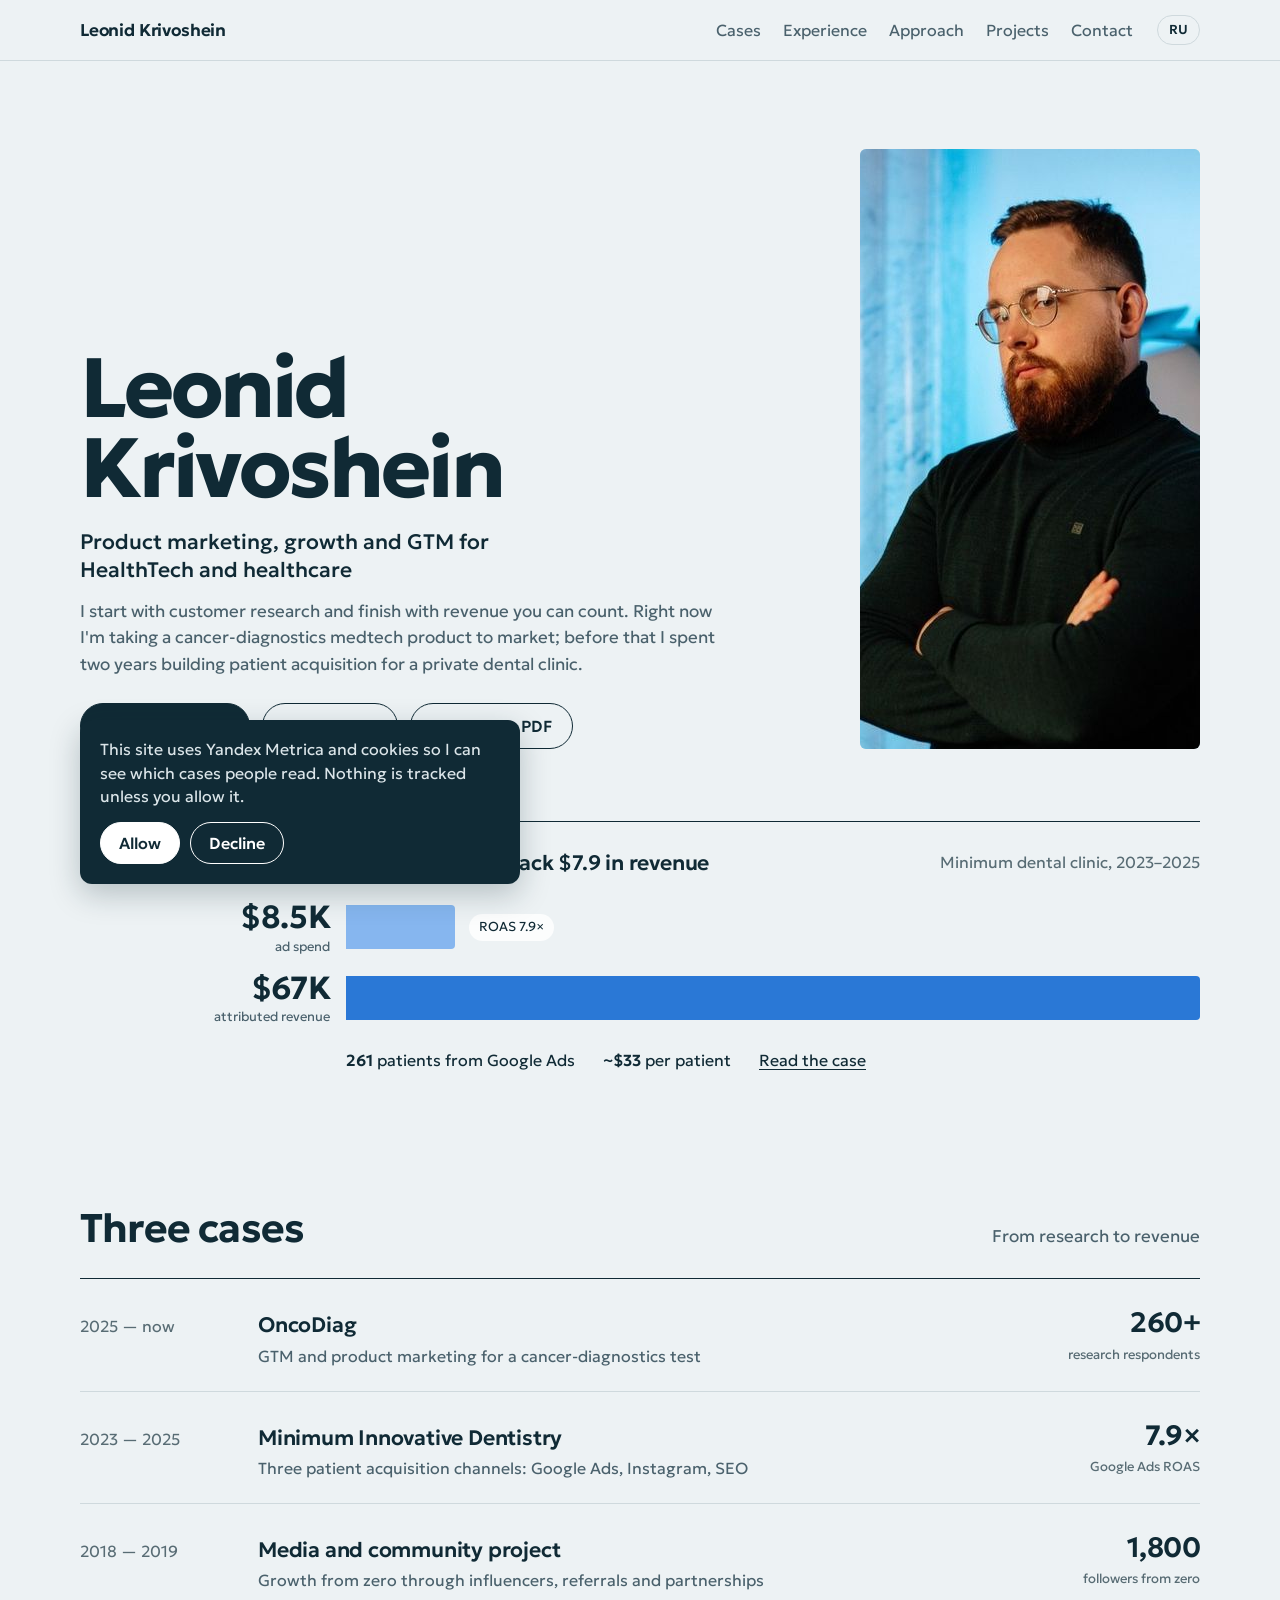
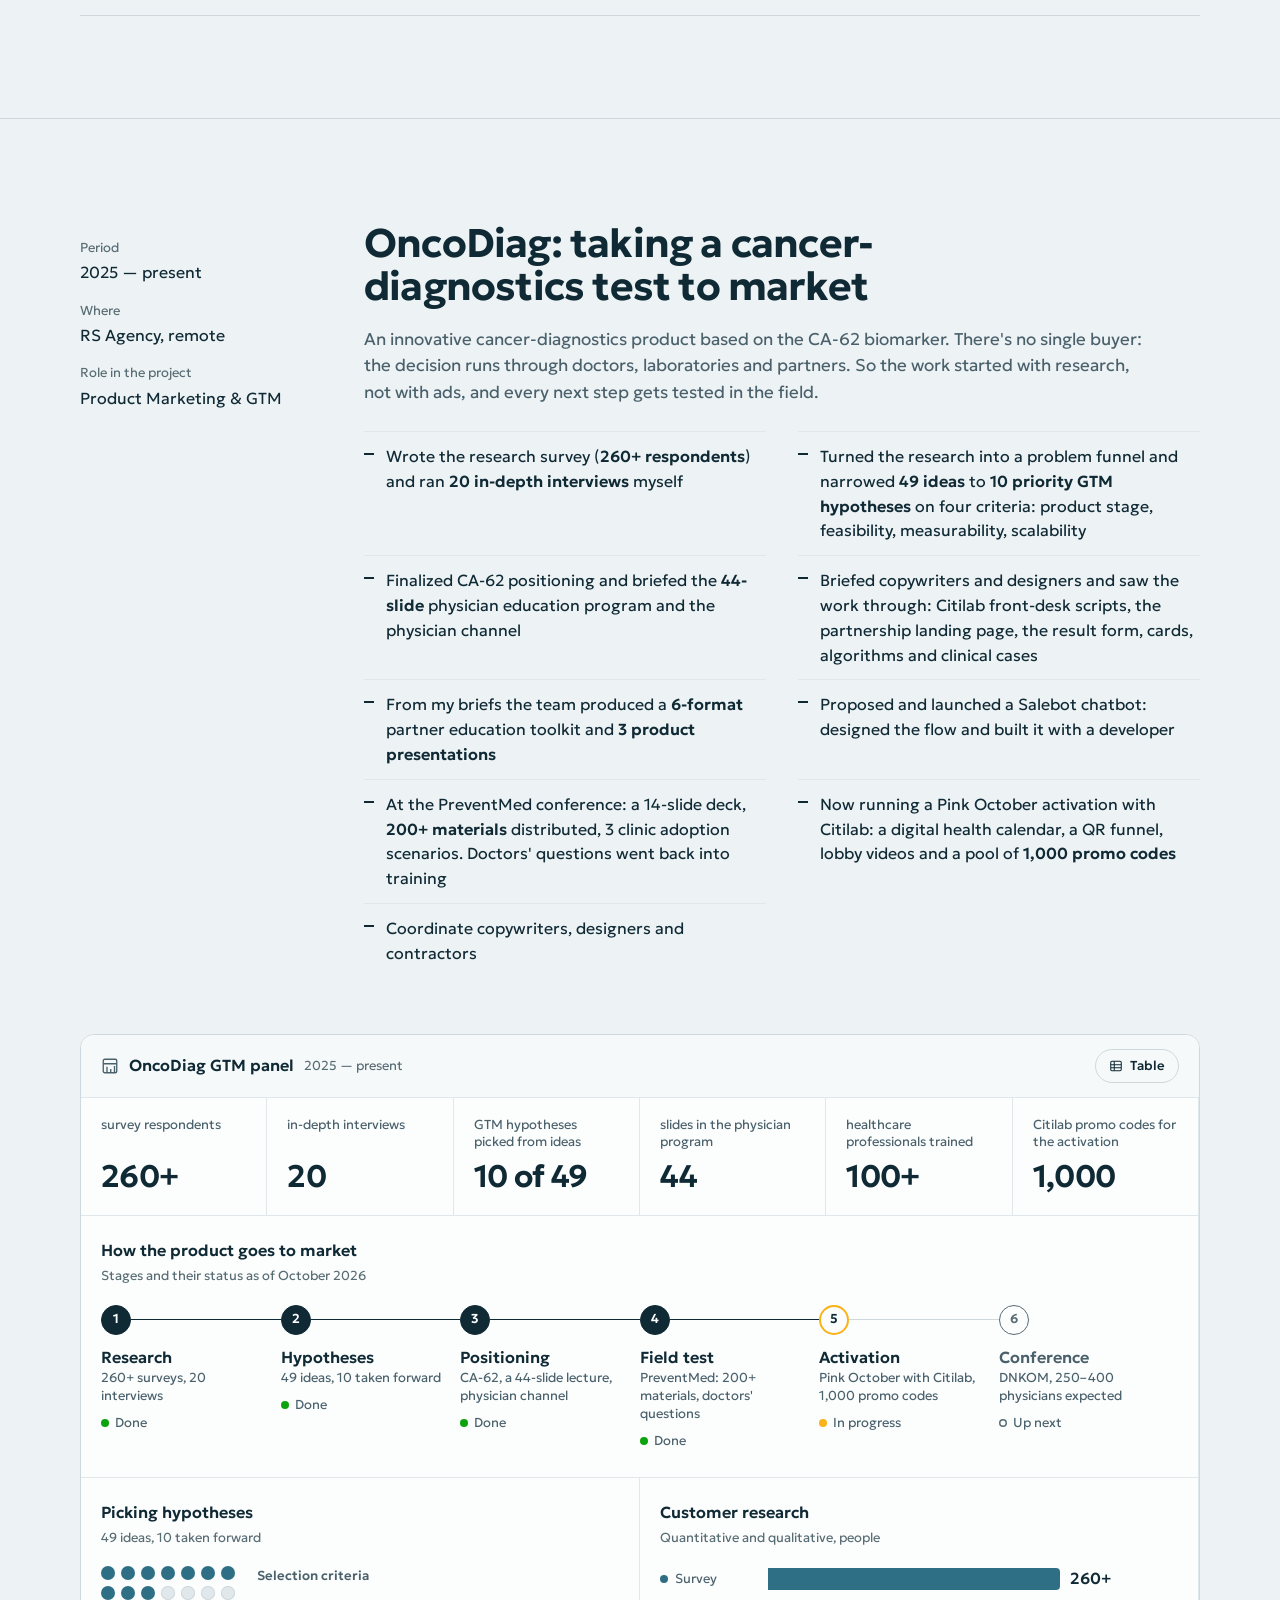
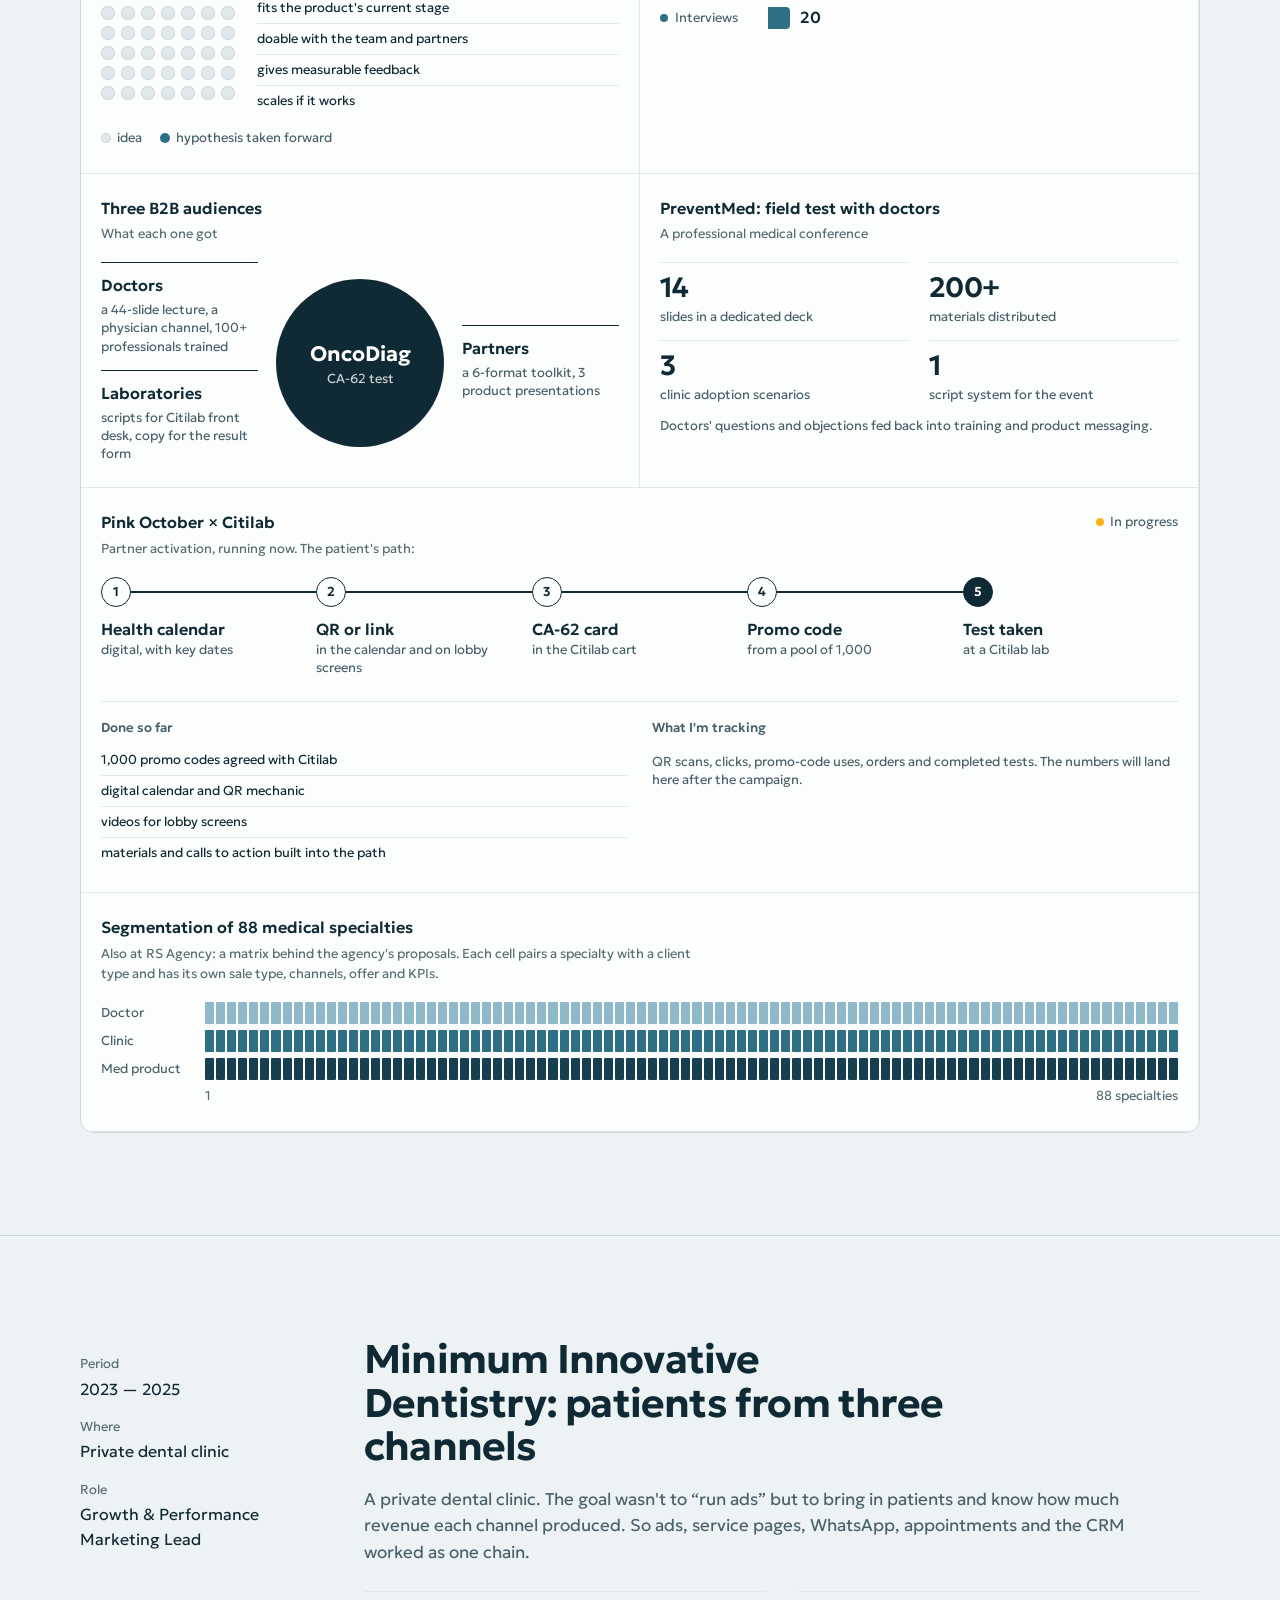
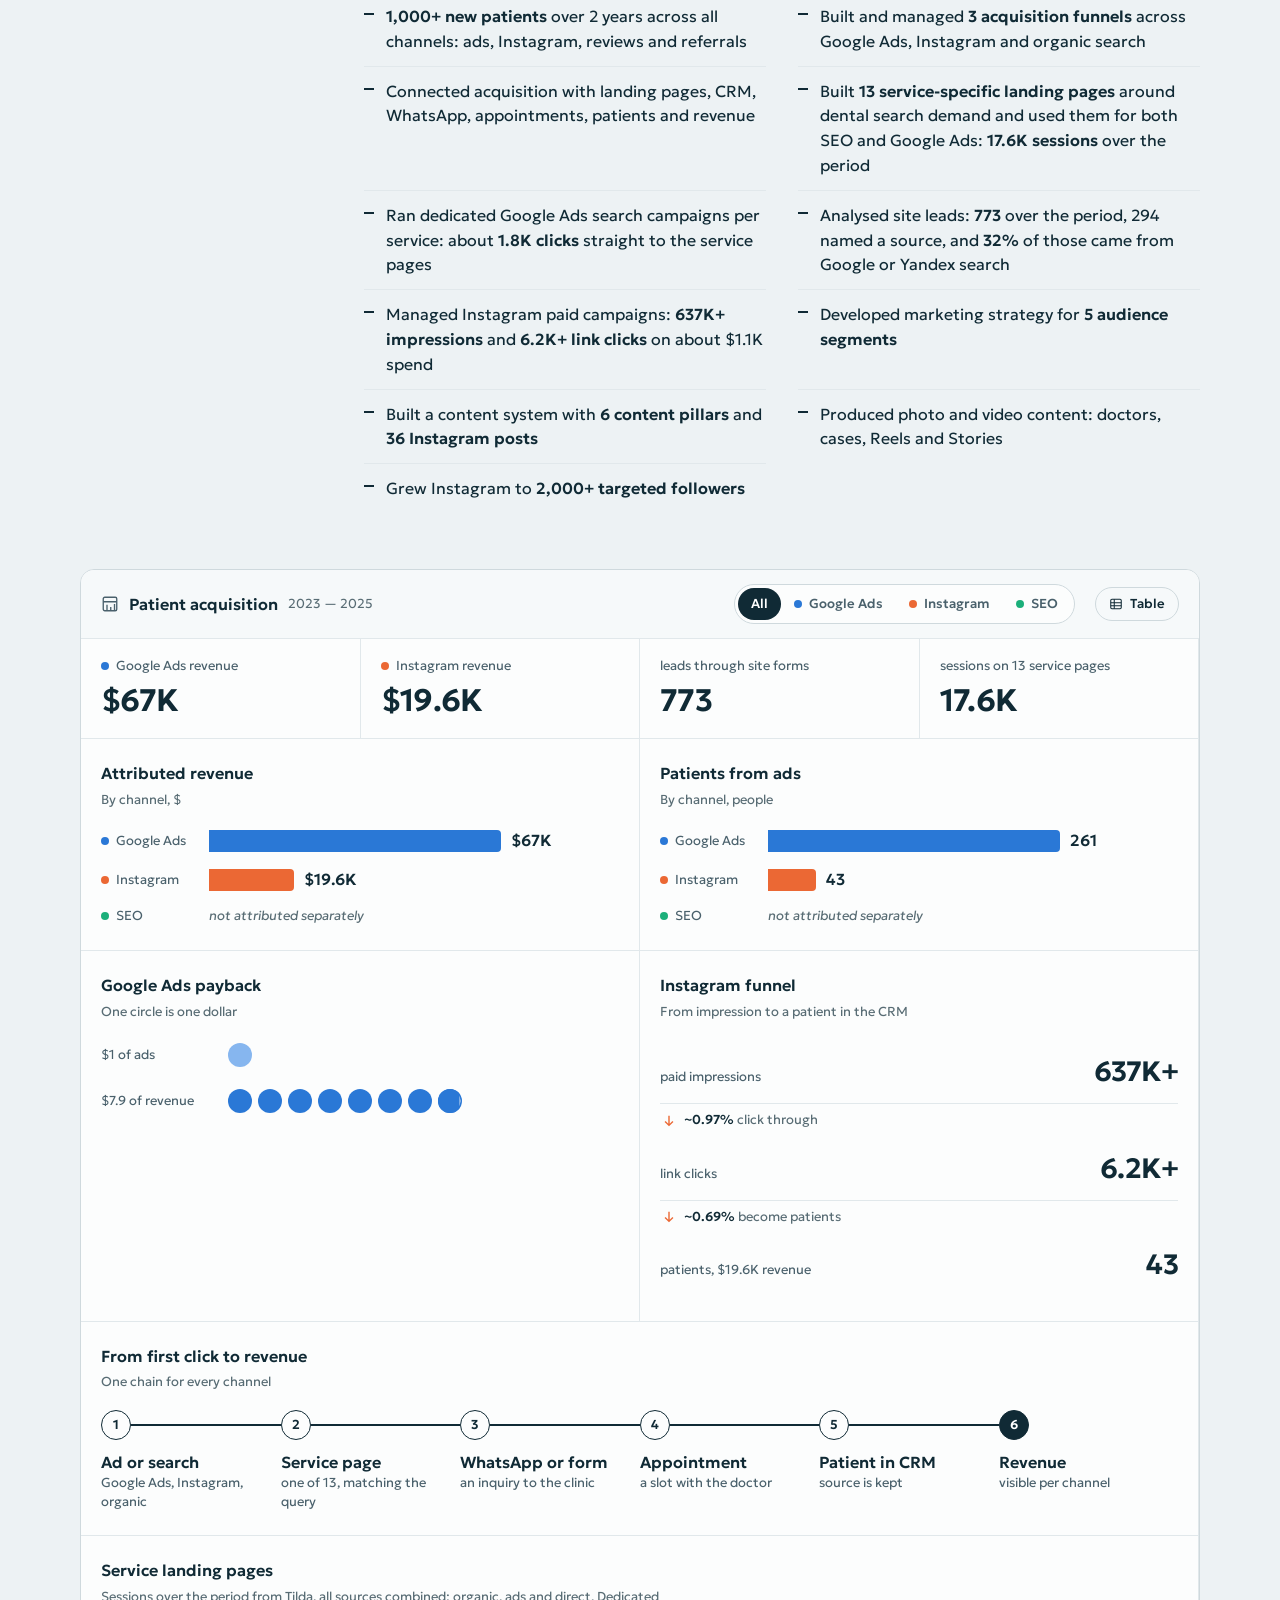
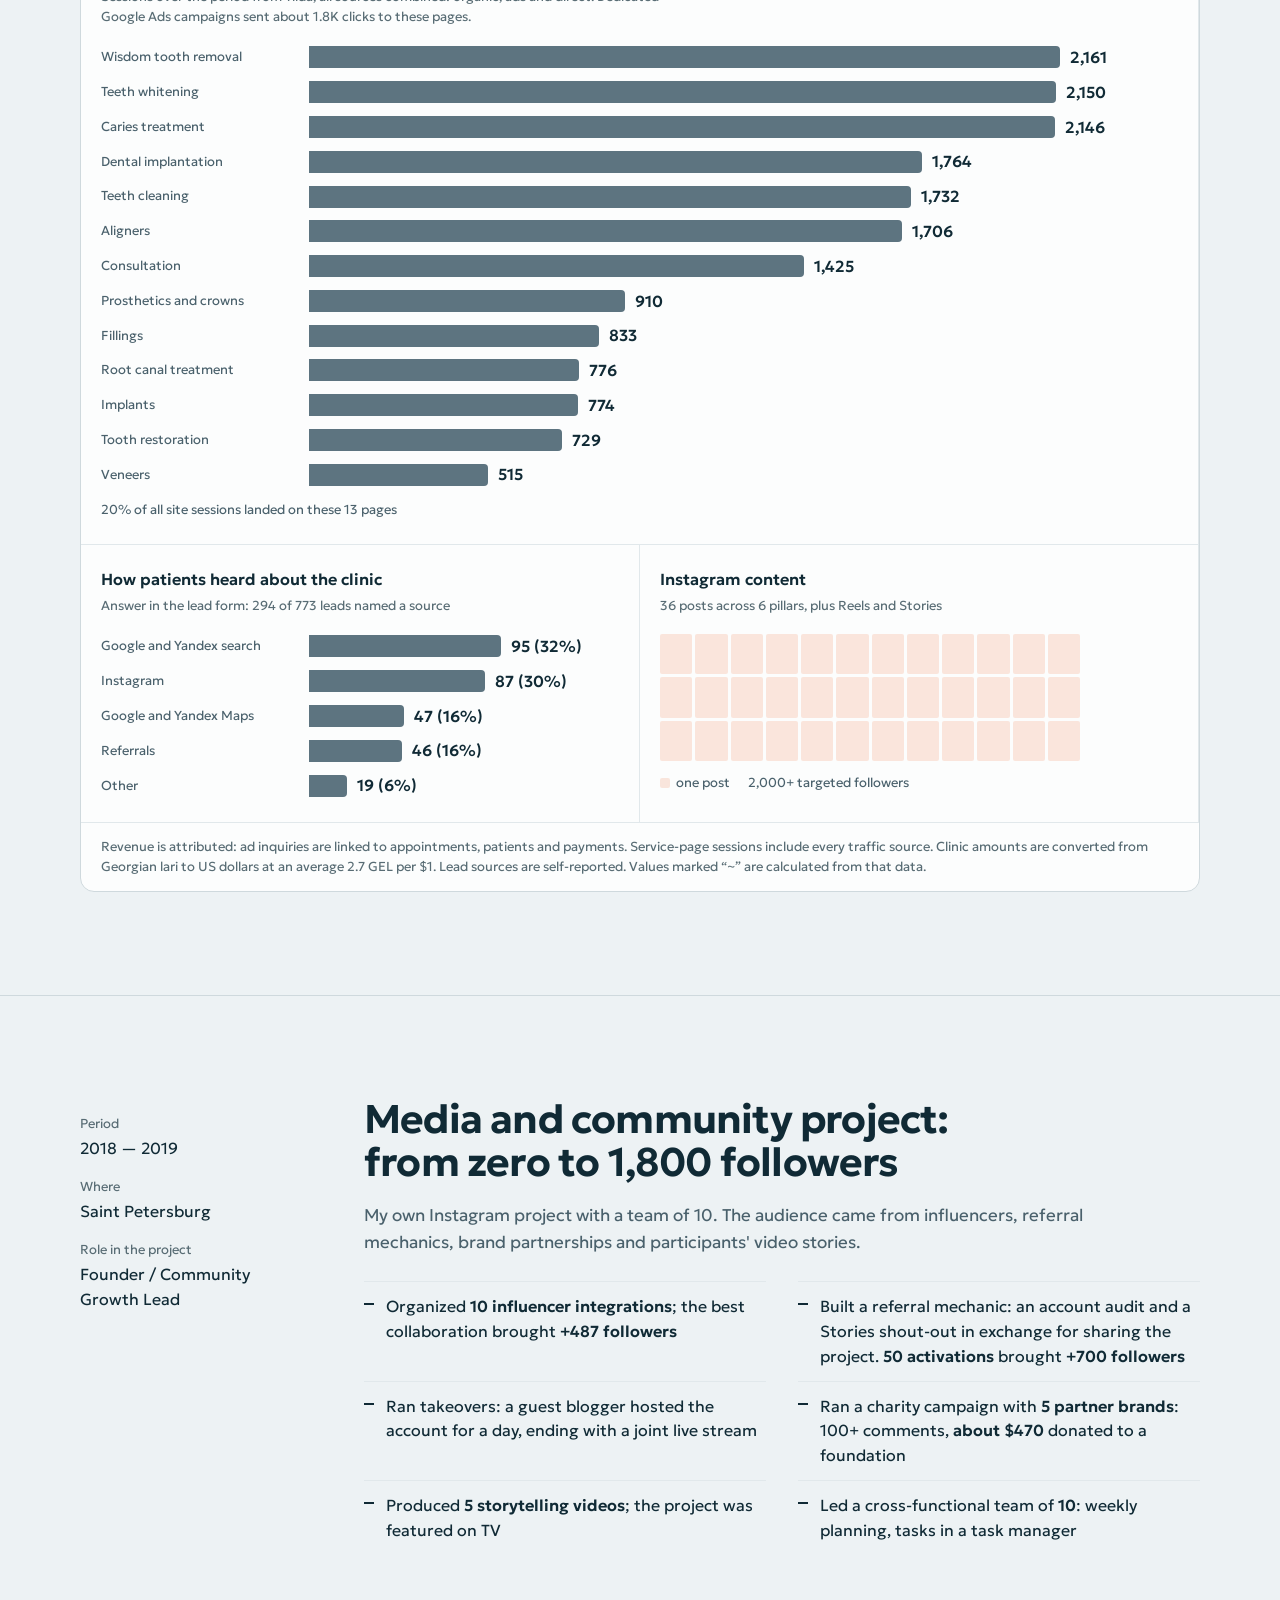
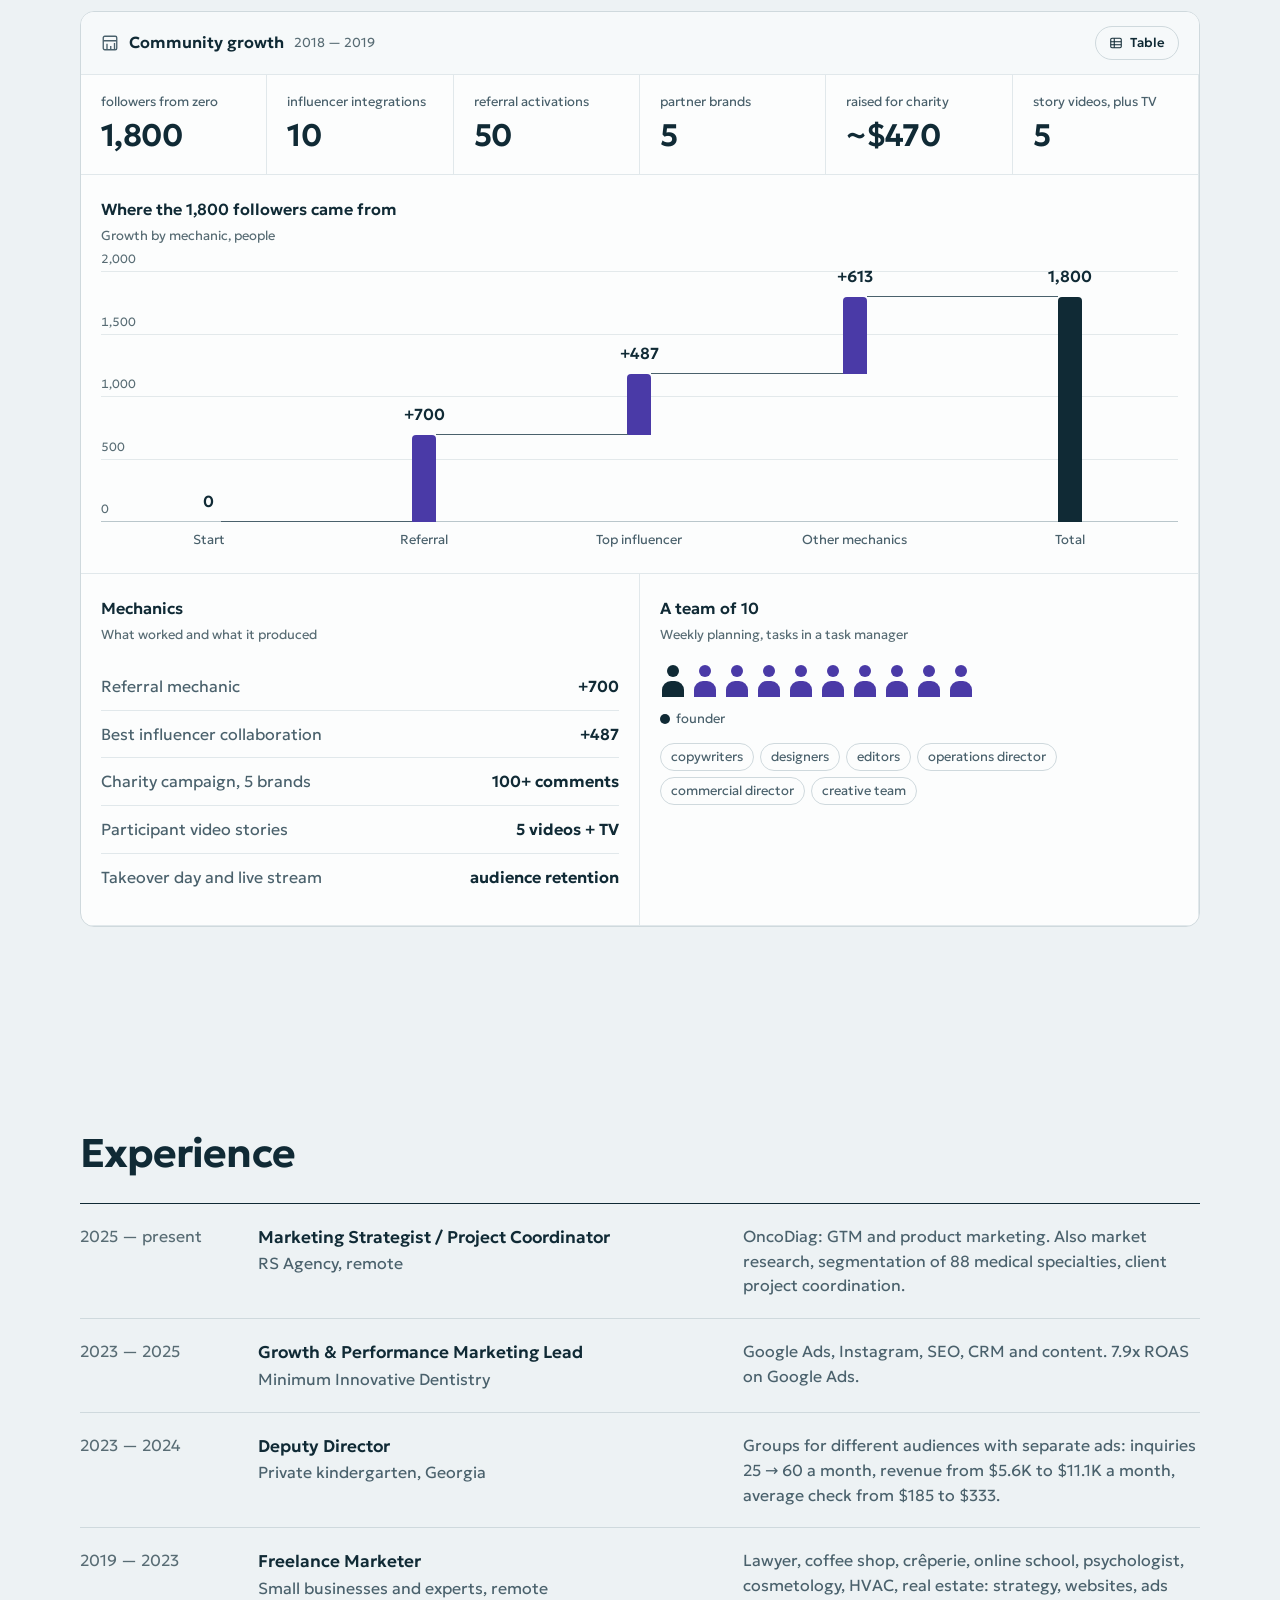
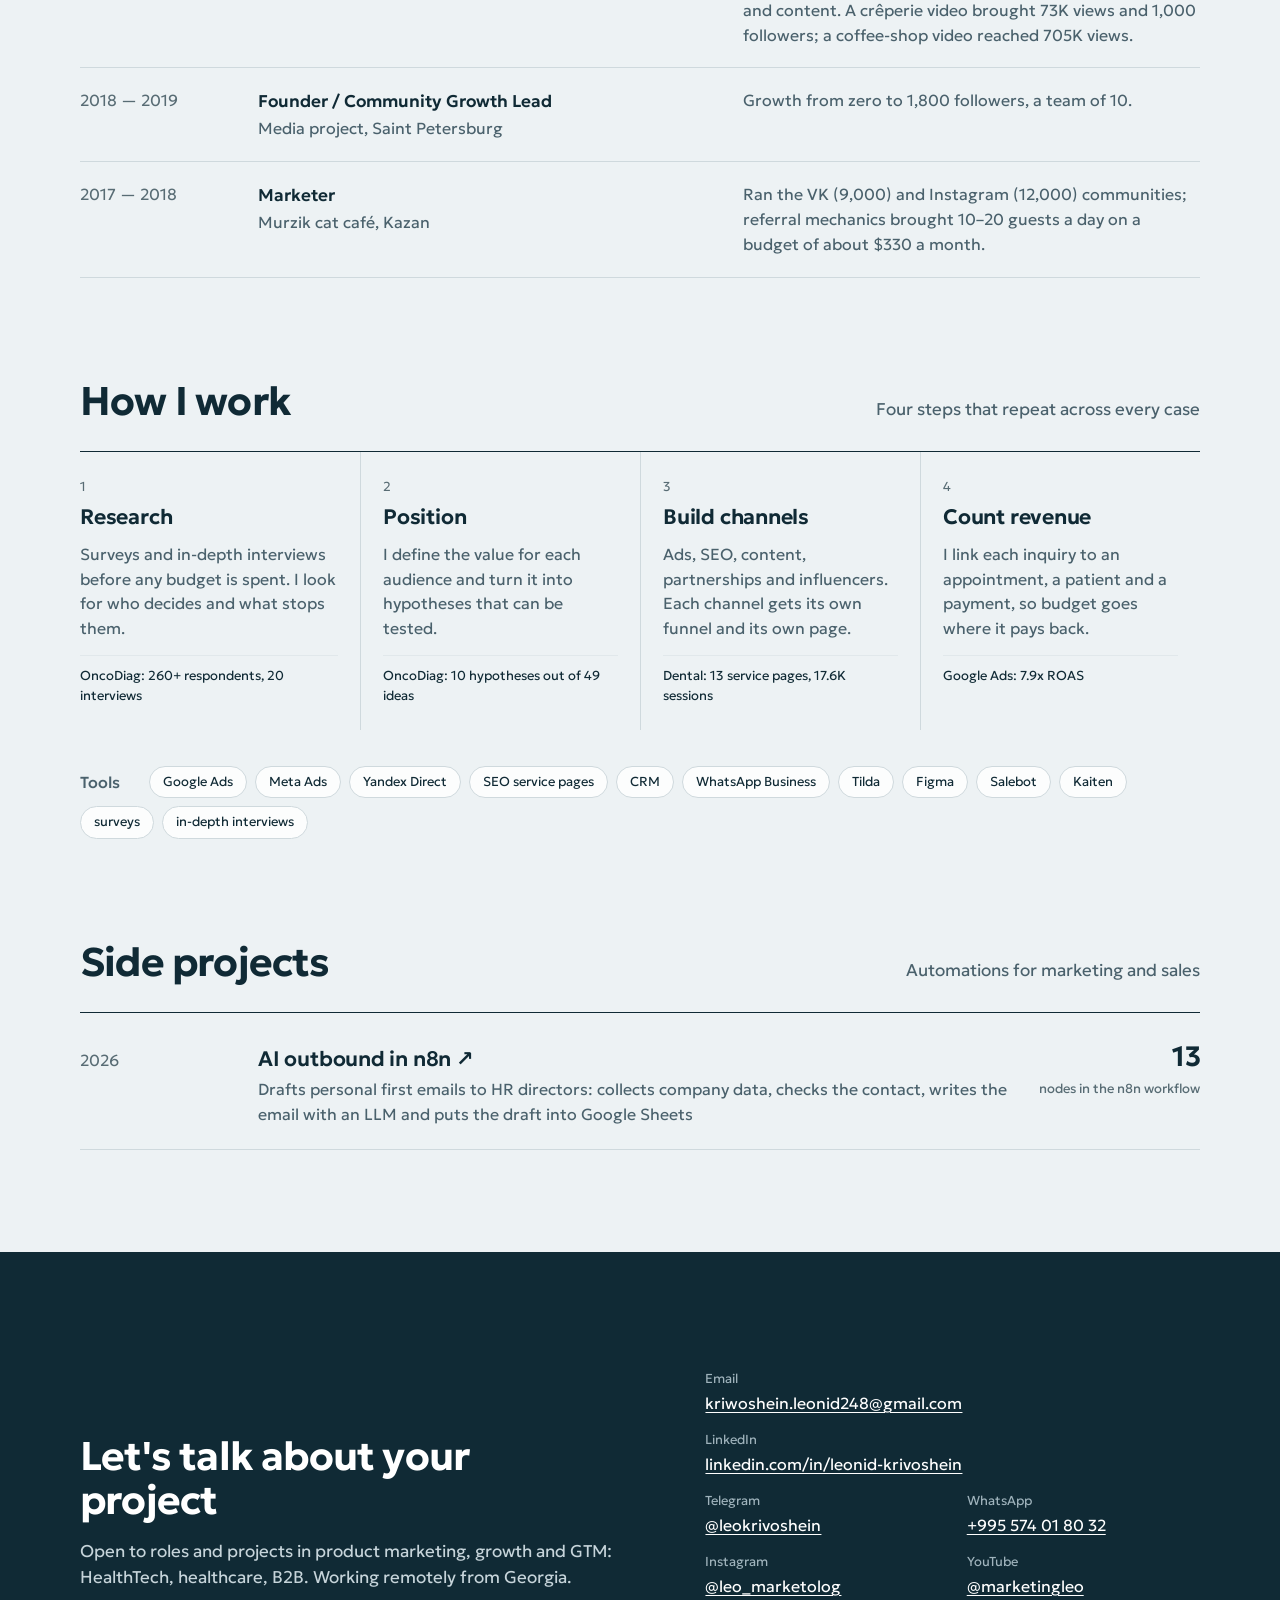
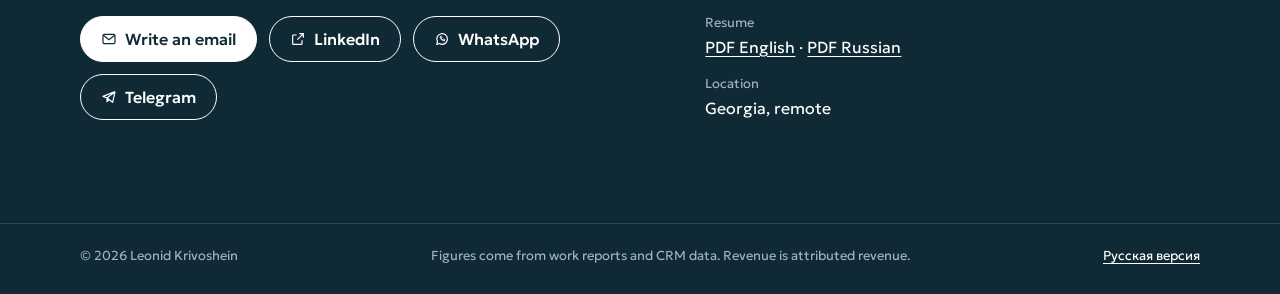
<file: en/index.html>
<!doctype html>
<html lang="en">
<head>
<meta charset="utf-8">
<meta name="viewport" content="width=device-width, initial-scale=1">
<title>Leonid Krivoshein — product marketing and growth in HealthTech</title>
<meta name="description" content="Marketing portfolio: GTM for the OncoDiag medtech product, dental patient acquisition at 7.9x ROAS, community growth from zero to 1,800 followers.">
<meta property="og:type" content="website">
<meta property="og:title" content="Leonid Krivoshein — product marketing and growth in HealthTech">
<meta property="og:description" content="Marketing portfolio: GTM for the OncoDiag medtech product, dental patient acquisition at 7.9x ROAS, community growth from zero to 1,800 followers.">
<meta property="og:locale" content="en_US">
<meta property="og:image" content="https://leonidken2.github.io/portfolio/assets/og-en.png">
<meta name="twitter:card" content="summary_large_image">
<meta name="theme-color" content="#edf2f4">
<link rel="alternate" hreflang="ru" href="https://leonidken2.github.io/portfolio/"><link rel="alternate" hreflang="en" href="https://leonidken2.github.io/portfolio/en/"><link rel="canonical" href="https://leonidken2.github.io/portfolio/en/">
<link rel="icon" href="../assets/favicon.svg" type="image/svg+xml">
<link rel="preload" href="../assets/fonts/geologica-latin-full-normal.woff2" as="font" type="font/woff2" crossorigin>
<link rel="stylesheet" href="../assets/style.css">
<script>document.documentElement.className+=" js"</script>
<script>
window.__loadMetrika=function(){
(function(m,e,t,r,i,k,a){m[i]=m[i]||function(){(m[i].a=m[i].a||[]).push(arguments)};
m[i].l=1*new Date();for(var j=0;j<document.scripts.length;j++){if(document.scripts[j].src===r){return;}}
k=e.createElement(t),a=e.getElementsByTagName(t)[0],k.async=1,k.src=r,a.parentNode.insertBefore(k,a)})
(window,document,"script","https://mc.yandex.ru/metrika/tag.js","ym");
ym(113589015,"init",{clickmap:true,trackLinks:true,accurateTrackBounce:true,webvisor:true,params:{lang:"en"}});
};
</script>
</head>
<body data-ym="113589015">
<a class="skip" href="#main">Skip to content</a>
<header class="topbar"><div class="wrap">
  <a class="brand" href="#top">Leonid Krivoshein</a>
  <nav class="nav" aria-label="Sections"><a href="#cases">Cases</a><a href="#experience">Experience</a><a href="#approach">Approach</a><a href="#projects">Projects</a><a href="#contact">Contact</a></nav>
  <a class="lang" href="../" hreflang="ru" title="Русская версия" data-goal="lang_switch">RU</a>
</div></header>

<main id="main">
<section class="hero" id="top"><div class="wrap">
  <div class="hero-grid">
    <div>
      <h1>Leonid<br>Krivoshein</h1>
      <p class="role">Product marketing, growth and GTM for HealthTech and healthcare</p>
      <p class="lead">I start with customer research and finish with revenue you can count. Right now I&#x27;m taking a cancer-diagnostics medtech product to market; before that I spent two years building patient acquisition for a private dental clinic.</p>
      <div class="actions">
        <a class="btn btn-solid" href="#cases"><svg viewBox="0 0 24 24" fill="none" stroke="currentColor" stroke-width="1.8" aria-hidden="true"><path d="M12 4v16M5 13l7 7 7-7"/></svg>See the cases</a>
        <a class="btn btn-line" href="mailto:kriwoshein.leonid248@gmail.com" data-goal="email"><svg viewBox="0 0 24 24" fill="none" stroke="currentColor" stroke-width="1.8" aria-hidden="true"><rect x="3" y="5" width="18" height="14" rx="2"/><path d="m3.5 6.5 8.5 6.5 8.5-6.5"/></svg>Email me</a>
        <a class="btn btn-line" href="../cv/Leonid_Krivoshein_CV_EN.pdf" download data-goal="cv_download"><svg viewBox="0 0 24 24" fill="none" stroke="currentColor" stroke-width="1.8" aria-hidden="true"><path d="M12 4v16M5 13l7 7 7-7"/></svg>Resume PDF</a>
      </div>
    </div>
    <figure class="portrait"><img src="../assets/leonid.jpg" width="600" height="600" alt="Leonid Krivoshein"></figure>
  </div>
  <div class="roas">
    <div class="roas-head"><h2>Every dollar spent on Google Ads brought back $7.9 in revenue</h2><p>Minimum dental clinic, 2023–2025</p></div>
    <div class="roas-row"><div class="roas-val"><b>$8.5K</b><span>ad spend</span></div><div class="roas-track" style="--w-spend:12.71%"><div class="roas-bar spend" style="--w:12.71%"></div><span class="roas-mult">ROAS 7.9×</span></div></div><div class="roas-row"><div class="roas-val"><b>$67K</b><span>attributed revenue</span></div><div class="roas-track" style="--w-spend:12.71%"><div class="roas-bar revenue" style="--w:100.00%"></div></div></div>
    <div class="roas-foot"><span><b>261</b> patients from Google Ads</span><span><b>~$33</b> per patient</span><a href="#dental">Read the case</a></div>
  </div>
</div></section>

<section class="section" id="cases"><div class="wrap">
  <div class="section-head"><h2>Three cases</h2><p>From research to revenue</p></div>
  <nav class="index" aria-label="Three cases"><a href="#oncodiag"><span class="index-years">2025 — now</span><span><span class="index-title">OncoDiag</span><span class="index-desc">GTM and product marketing for a cancer-diagnostics test</span></span><span class="index-metric">260+<small>research respondents</small></span></a><a href="#dental"><span class="index-years">2023 — 2025</span><span><span class="index-title">Minimum Innovative Dentistry</span><span class="index-desc">Three patient acquisition channels: Google Ads, Instagram, SEO</span></span><span class="index-metric">7.9×<small>Google Ads ROAS</small></span></a><a href="#community"><span class="index-years">2018 — 2019</span><span><span class="index-title">Media and community project</span><span class="index-desc">Growth from zero through influencers, referrals and partnerships</span></span><span class="index-metric">1,800<small>followers from zero</small></span></a></nav>
</div></section>

<section class="section case" id="oncodiag"><div class="wrap">
  <div class="case-top">
  <dl class="case-meta"><div><dt>Period</dt><dd>2025 — present</dd></div><div><dt>Where</dt><dd>RS Agency, remote</dd></div><div><dt>Role in the project</dt><dd>Product Marketing &amp; GTM</dd></div></dl>
  <div>
    <h2>OncoDiag: taking a cancer-diagnostics test to market</h2>
    <p class="context">An innovative cancer-diagnostics product based on the CA-62 biomarker. There&#x27;s no single buyer: the decision runs through doctors, laboratories and partners. So the work started with research, not with ads, and every next step gets tested in the field.</p>
    <ul class="did"><li>Wrote the research survey (<b>260+ respondents</b>) and ran <b>20 in-depth interviews</b> myself</li><li>Turned the research into a problem funnel and narrowed <b>49 ideas</b> to <b>10 priority GTM hypotheses</b> on four criteria: product stage, feasibility, measurability, scalability</li><li>Finalized CA-62 positioning and briefed the <b>44-slide</b> physician education program and the physician channel</li><li>Briefed copywriters and designers and saw the work through: Citilab front-desk scripts, the partnership landing page, the result form, cards, algorithms and clinical cases</li><li>From my briefs the team produced a <b>6-format</b> partner education toolkit and <b>3 product presentations</b></li><li>Proposed and launched a Salebot chatbot: designed the flow and built it with a developer</li><li>At the PreventMed conference: a 14-slide deck, <b>200+ materials</b> distributed, 3 clinic adoption scenarios. Doctors' questions went back into training</li><li>Now running a Pink October activation with Citilab: a digital health calendar, a QR funnel, lobby videos and a pool of <b>1,000 promo codes</b></li><li>Coordinate copywriters, designers and contractors</li></ul>
  </div>
</div>
  <div class="dash">
  <div class="dash-bar"><div class="dash-title"><svg viewBox="0 0 24 24" fill="none" stroke="currentColor" stroke-width="1.8" aria-hidden="true"><rect x="3" y="3" width="18" height="18" rx="2"/><path d="M3 9h18M8 21v-8M13 21v-5M18 21V12"/></svg><h3>OncoDiag GTM panel</h3><span>2025 — present</span></div><button class="tbl-toggle" type="button" data-goal="table_open" aria-expanded="false" aria-controls="tbl-onco" data-show="Table" data-hide="Hide table"><svg viewBox="0 0 24 24" fill="none" stroke="currentColor" stroke-width="1.8" aria-hidden="true"><rect x="3" y="4" width="18" height="16" rx="2"/><path d="M3 10h18M3 15h18M9 4v16"/></svg><span>Table</span></button></div>
  <div class="dtable-wrap" id="tbl-onco" hidden><table class="dtable"><caption>Key figures, OncoDiag and RS Agency</caption><thead><tr><th scope="col">Metric</th><th scope="col" class="num">Value</th></tr></thead><tbody><tr><th scope="row">survey respondents</th><td class="num">260+</td></tr><tr><th scope="row">in-depth interviews</th><td class="num">20</td></tr><tr><th scope="row">GTM ideas</th><td class="num">49</td></tr><tr><th scope="row">priority GTM hypotheses</th><td class="num">10</td></tr><tr><th scope="row">slides in the physician program</th><td class="num">44</td></tr><tr><th scope="row">healthcare professionals trained</th><td class="num">100+</td></tr><tr><th scope="row">partner education formats</th><td class="num">6</td></tr><tr><th scope="row">product presentations</th><td class="num">3</td></tr><tr><th scope="row">slides in the PreventMed deck</th><td class="num">14</td></tr><tr><th scope="row">materials distributed at PreventMed</th><td class="num">200+</td></tr><tr><th scope="row">clinic adoption scenarios</th><td class="num">3</td></tr><tr><th scope="row">Pink October promo codes</th><td class="num">1,000</td></tr><tr><th scope="row">expected DNKOM conference audience, physicians</th><td class="num">250–400</td></tr><tr><th scope="row">medical specialties in the matrix</th><td class="num">88</td></tr><tr><th scope="row">agency client types</th><td class="num">3</td></tr></tbody></table></div>
  <div class="kpis"><div class="kpi"><div class="kpi-label">survey respondents</div><div class="kpi-value">260+</div></div><div class="kpi"><div class="kpi-label">in-depth interviews</div><div class="kpi-value">20</div></div><div class="kpi"><div class="kpi-label">GTM hypotheses picked from ideas</div><div class="kpi-value">10 of 49</div></div><div class="kpi"><div class="kpi-label">slides in the physician program</div><div class="kpi-value">44</div></div><div class="kpi"><div class="kpi-label">healthcare professionals trained</div><div class="kpi-value">100+</div></div><div class="kpi"><div class="kpi-label">Citilab promo codes for the activation</div><div class="kpi-value">1,000</div></div></div>
  <div class="panels">
    <section class="panel wide"><h4>How the product goes to market</h4><p class="sub">Stages and their status as of October 2026</p><ol class="chain" style="--n:6"><li class="s-done"><span class="dot">1</span><h5>Research</h5><p>260+ surveys, 20 interviews</p><span class="status s-done"><i></i>Done</span></li><li class="s-done"><span class="dot">2</span><h5>Hypotheses</h5><p>49 ideas, 10 taken forward</p><span class="status s-done"><i></i>Done</span></li><li class="s-done"><span class="dot">3</span><h5>Positioning</h5><p>CA-62, a 44-slide lecture, physician channel</p><span class="status s-done"><i></i>Done</span></li><li class="s-done"><span class="dot">4</span><h5>Field test</h5><p>PreventMed: 200+ materials, doctors&#x27; questions</p><span class="status s-done"><i></i>Done</span></li><li class="s-active"><span class="dot">5</span><h5>Activation</h5><p>Pink October with Citilab, 1,000 promo codes</p><span class="status s-active"><i></i>In progress</span></li><li class="s-next"><span class="dot">6</span><h5>Conference</h5><p>DNKOM, 250–400 physicians expected</p><span class="status s-next"><i></i>Up next</span></li></ol></section>
    <section class="panel"><h4>Picking hypotheses</h4><p class="sub">49 ideas, 10 taken forward</p>
      <div class="hyp"><div class="units" role="img" aria-label="49 ideas, 10 taken forward"><span class="on"></span><span class="on"></span><span class="on"></span><span class="on"></span><span class="on"></span><span class="on"></span><span class="on"></span><span class="on"></span><span class="on"></span><span class="on"></span><span></span><span></span><span></span><span></span><span></span><span></span><span></span><span></span><span></span><span></span><span></span><span></span><span></span><span></span><span></span><span></span><span></span><span></span><span></span><span></span><span></span><span></span><span></span><span></span><span></span><span></span><span></span><span></span><span></span><span></span><span></span><span></span><span></span><span></span><span></span><span></span><span></span><span></span><span></span></div>
      <div><h5 class="mini-h">Selection criteria</h5><ul class="crit"><li>fits the product&#x27;s current stage</li><li>doable with the team and partners</li><li>gives measurable feedback</li><li>scales if it works</li></ul></div></div>
      <div class="legend"><span><i class="u"></i>idea</span><span><i class="u on"></i>hypothesis taken forward</span></div></section>
    <section class="panel"><h4>Customer research</h4><p class="sub">Quantitative and qualitative, people</p><div class="hbars"><div class="hbar" data-ch="onco"><div class="hbar-name"><i style="background:var(--onco)"></i>Survey</div><div class="hbar-track"><span class="hbar-fill" tabindex="0" style="--r:1.0000;background:var(--onco)" data-tip="260+" data-tip-label="Survey, people" aria-label="Survey: 260+"></span><span class="hbar-val">260+</span></div></div><div class="hbar" data-ch="onco"><div class="hbar-name"><i style="background:var(--onco)"></i>Interviews</div><div class="hbar-track"><span class="hbar-fill" tabindex="0" style="--r:0.0769;background:var(--onco)" data-tip="20" data-tip-label="Interviews, people" aria-label="Interviews: 20"></span><span class="hbar-val">20</span></div></div></div></section>
    <section class="panel"><h4>Three B2B audiences</h4><p class="sub">What each one got</p>
      <div class="hub"><div class="hub-core"><b>OncoDiag</b><span>CA-62 test</span></div><div class="hub-node n1"><h5>Doctors</h5><p>a 44-slide lecture, a physician channel, 100+ professionals trained</p></div><div class="hub-node n2"><h5>Laboratories</h5><p>scripts for Citilab front desk, copy for the result form</p></div><div class="hub-node n3"><h5>Partners</h5><p>a 6-format toolkit, 3 product presentations</p></div></div></section>
    <section class="panel"><h4>PreventMed: field test with doctors</h4><p class="sub">A professional medical conference</p>
      <div class="minikpis"><div><b>14</b><span>slides in a dedicated deck</span></div><div><b>200+</b><span>materials distributed</span></div><div><b>3</b><span>clinic adoption scenarios</span></div><div><b>1</b><span>script system for the event</span></div></div><p class="panel-note">Doctors&#x27; questions and objections fed back into training and product messaging.</p></section>
    <section class="panel wide"><div class="panel-head"><div><h4>Pink October × Citilab</h4><p class="sub">Partner activation, running now. The patient&#x27;s path:</p></div>
      <span class="status s-active"><i></i>In progress</span></div>
      <ol class="chain" style="--n:5"><li><span class="dot">1</span><h5>Health calendar</h5><p>digital, with key dates</p></li><li><span class="dot">2</span><h5>QR or link</h5><p>in the calendar and on lobby screens</p></li><li><span class="dot">3</span><h5>CA-62 card</h5><p>in the Citilab cart</p></li><li><span class="dot">4</span><h5>Promo code</h5><p>from a pool of 1,000</p></li><li class="end"><span class="dot">5</span><h5>Test taken</h5><p>at a Citilab lab</p></li></ol>
      <div class="po-foot"><div><h5 class="mini-h">Done so far</h5><ul class="crit"><li>1,000 promo codes agreed with Citilab</li><li>digital calendar and QR mechanic</li><li>videos for lobby screens</li><li>materials and calls to action built into the path</li></ul></div>
      <div><h5 class="mini-h">What I&#x27;m tracking</h5><p class="panel-note">QR scans, clicks, promo-code uses, orders and completed tests. The numbers will land here after the campaign.</p></div></div></section>
    <section class="panel wide"><h4>Segmentation of 88 medical specialties</h4><p class="sub">Also at RS Agency: a matrix behind the agency&#x27;s proposals. Each cell pairs a specialty with a client type and has its own sale type, channels, offer and KPIs.</p>
      <div class="matrix" role="img" aria-label="Segmentation of 88 medical specialties: 88 × 3"><div class="matrix-label">Doctor</div><div class="matrix-row r1"><span></span><span></span><span></span><span></span><span></span><span></span><span></span><span></span><span></span><span></span><span></span><span></span><span></span><span></span><span></span><span></span><span></span><span></span><span></span><span></span><span></span><span></span><span></span><span></span><span></span><span></span><span></span><span></span><span></span><span></span><span></span><span></span><span></span><span></span><span></span><span></span><span></span><span></span><span></span><span></span><span></span><span></span><span></span><span></span><span></span><span></span><span></span><span></span><span></span><span></span><span></span><span></span><span></span><span></span><span></span><span></span><span></span><span></span><span></span><span></span><span></span><span></span><span></span><span></span><span></span><span></span><span></span><span></span><span></span><span></span><span></span><span></span><span></span><span></span><span></span><span></span><span></span><span></span><span></span><span></span><span></span><span></span><span></span><span></span><span></span><span></span><span></span><span></span></div><div class="matrix-label">Clinic</div><div class="matrix-row r2"><span></span><span></span><span></span><span></span><span></span><span></span><span></span><span></span><span></span><span></span><span></span><span></span><span></span><span></span><span></span><span></span><span></span><span></span><span></span><span></span><span></span><span></span><span></span><span></span><span></span><span></span><span></span><span></span><span></span><span></span><span></span><span></span><span></span><span></span><span></span><span></span><span></span><span></span><span></span><span></span><span></span><span></span><span></span><span></span><span></span><span></span><span></span><span></span><span></span><span></span><span></span><span></span><span></span><span></span><span></span><span></span><span></span><span></span><span></span><span></span><span></span><span></span><span></span><span></span><span></span><span></span><span></span><span></span><span></span><span></span><span></span><span></span><span></span><span></span><span></span><span></span><span></span><span></span><span></span><span></span><span></span><span></span><span></span><span></span><span></span><span></span><span></span><span></span></div><div class="matrix-label">Med product</div><div class="matrix-row r3"><span></span><span></span><span></span><span></span><span></span><span></span><span></span><span></span><span></span><span></span><span></span><span></span><span></span><span></span><span></span><span></span><span></span><span></span><span></span><span></span><span></span><span></span><span></span><span></span><span></span><span></span><span></span><span></span><span></span><span></span><span></span><span></span><span></span><span></span><span></span><span></span><span></span><span></span><span></span><span></span><span></span><span></span><span></span><span></span><span></span><span></span><span></span><span></span><span></span><span></span><span></span><span></span><span></span><span></span><span></span><span></span><span></span><span></span><span></span><span></span><span></span><span></span><span></span><span></span><span></span><span></span><span></span><span></span><span></span><span></span><span></span><span></span><span></span><span></span><span></span><span></span><span></span><span></span><span></span><span></span><span></span><span></span><span></span><span></span><span></span><span></span><span></span><span></span></div>
      <div class="matrix-axis"><span>1</span><span>88 specialties</span></div></div></section>
  </div>
</div>
</div></section>

<section class="section case" id="dental"><div class="wrap">
  <div class="case-top">
  <dl class="case-meta"><div><dt>Period</dt><dd>2023 — 2025</dd></div><div><dt>Where</dt><dd>Private dental clinic</dd></div><div><dt>Role</dt><dd>Growth &amp; Performance Marketing Lead</dd></div></dl>
  <div>
    <h2>Minimum Innovative Dentistry: patients from three channels</h2>
    <p class="context">A private dental clinic. The goal wasn&#x27;t to “run ads” but to bring in patients and know how much revenue each channel produced. So ads, service pages, WhatsApp, appointments and the CRM worked as one chain.</p>
    <ul class="did"><li><b>1,000+ new patients</b> over 2 years across all channels: ads, Instagram, reviews and referrals</li><li>Built and managed <b>3 acquisition funnels</b> across Google Ads, Instagram and organic search</li><li>Connected acquisition with landing pages, CRM, WhatsApp, appointments, patients and revenue</li><li>Built <b>13 service-specific landing pages</b> around dental search demand and used them for both SEO and Google Ads: <b>17.6K sessions</b> over the period</li><li>Ran dedicated Google Ads search campaigns per service: about <b>1.8K clicks</b> straight to the service pages</li><li>Analysed site leads: <b>773</b> over the period, 294 named a source, and <b>32%</b> of those came from Google or Yandex search</li><li>Managed Instagram paid campaigns: <b>637K+ impressions</b> and <b>6.2K+ link clicks</b> on about $1.1K spend</li><li>Developed marketing strategy for <b>5 audience segments</b></li><li>Built a content system with <b>6 content pillars</b> and <b>36 Instagram posts</b></li><li>Produced photo and video content: doctors, cases, Reels and Stories</li><li>Grew Instagram to <b>2,000+ targeted followers</b></li></ul>
  </div>
</div>
  <div class="dash" data-view="all">
  <div class="dash-bar"><div class="dash-title"><svg viewBox="0 0 24 24" fill="none" stroke="currentColor" stroke-width="1.8" aria-hidden="true"><rect x="3" y="3" width="18" height="18" rx="2"/><path d="M3 9h18M8 21v-8M13 21v-5M18 21V12"/></svg><h3>Patient acquisition</h3><span>2023 — 2025</span></div><div class="seg" role="group" aria-label="Channel"><button type="button" data-goal="channel_filter" data-view="all" aria-pressed="true">All</button><button type="button" data-goal="channel_filter" data-view="google" aria-pressed="false"><i style="background:var(--google)"></i>Google Ads</button><button type="button" data-goal="channel_filter" data-view="insta" aria-pressed="false"><i style="background:var(--insta)"></i>Instagram</button><button type="button" data-goal="channel_filter" data-view="seo" aria-pressed="false"><i style="background:var(--seo)"></i>SEO</button></div><button class="tbl-toggle" type="button" data-goal="table_open" aria-expanded="false" aria-controls="tbl-dental" data-show="Table" data-hide="Hide table"><svg viewBox="0 0 24 24" fill="none" stroke="currentColor" stroke-width="1.8" aria-hidden="true"><rect x="3" y="4" width="18" height="16" rx="2"/><path d="M3 10h18M3 15h18M9 4v16"/></svg><span>Table</span></button></div>
  <div class="dtable-wrap" id="tbl-dental" hidden><table class="dtable"><caption>Panel data by channel</caption><thead><tr><th scope="col">Channel</th><th scope="col" class="num">Spend</th><th scope="col" class="num">Revenue</th><th scope="col" class="num">Patients</th><th scope="col">Other</th></tr></thead><tbody><tr><th scope="row">Google Ads</th><td class="num">$8.5K</td><td class="num">$67K</td><td class="num">261</td><td>ROAS 7.9×</td></tr><tr><th scope="row">Instagram</th><td class="num">~$1.1K</td><td class="num">$19.6K</td><td class="num">43</td><td>637K+ impressions, 6.2K+ clicks</td></tr><tr><th scope="row">SEO</th><td class="num">—</td><td class="num">—</td><td class="num">—</td><td>31,295 visits from search engines</td></tr></tbody></table>
    <table class="dtable"><caption>Service pages: Tilda sessions and clicks from per-service Google Ads campaigns</caption><thead><tr><th scope="col">Page</th><th scope="col" class="num">Sessions</th><th scope="col" class="num">Google Ads clicks</th></tr></thead><tbody><tr><th scope="row">Wisdom tooth removal</th><td class="num">2,161</td><td class="num">324</td></tr><tr><th scope="row">Teeth whitening</th><td class="num">2,150</td><td class="num">170</td></tr><tr><th scope="row">Caries treatment</th><td class="num">2,146</td><td class="num">119</td></tr><tr><th scope="row">Dental implantation</th><td class="num">1,764</td><td class="num">343</td></tr><tr><th scope="row">Teeth cleaning</th><td class="num">1,732</td><td class="num">228</td></tr><tr><th scope="row">Aligners</th><td class="num">1,706</td><td class="num">—</td></tr><tr><th scope="row">Consultation</th><td class="num">1,425</td><td class="num">5</td></tr><tr><th scope="row">Prosthetics and crowns</th><td class="num">910</td><td class="num">~236</td></tr><tr><th scope="row">Fillings</th><td class="num">833</td><td class="num">98</td></tr><tr><th scope="row">Root canal treatment</th><td class="num">776</td><td class="num">~116</td></tr><tr><th scope="row">Implants</th><td class="num">774</td><td class="num">—</td></tr><tr><th scope="row">Tooth restoration</th><td class="num">729</td><td class="num">15</td></tr><tr><th scope="row">Veneers</th><td class="num">515</td><td class="num">134</td></tr><tr><th scope="row">Total</th><td class="num">17,621</td><td class="num">1,788</td></tr></tbody></table>
    <table class="dtable"><caption>Source the patient named in the lead form</caption><thead><tr><th scope="col">Source</th><th scope="col" class="num">Leads</th><th scope="col" class="num">Share</th></tr></thead><tbody><tr><th scope="row">Google Search</th><td class="num">89</td><td class="num">30%</td></tr><tr><th scope="row">Yandex Search</th><td class="num">6</td><td class="num">2%</td></tr><tr><th scope="row">Instagram</th><td class="num">87</td><td class="num">30%</td></tr><tr><th scope="row">Google Maps</th><td class="num">36</td><td class="num">12%</td></tr><tr><th scope="row">Yandex Maps</th><td class="num">11</td><td class="num">4%</td></tr><tr><th scope="row">Referrals</th><td class="num">46</td><td class="num">16%</td></tr><tr><th scope="row">Other</th><td class="num">19</td><td class="num">6%</td></tr><tr><th scope="row">Total that named a source</th><td class="num">294</td><td class="num">100%</td></tr></tbody></table></div>
  <div class="kpis" data-view="all"><div class="kpi"><div class="kpi-label"><i style="background:var(--google)"></i>Google Ads revenue</div><div class="kpi-value">$67K</div></div><div class="kpi"><div class="kpi-label"><i style="background:var(--insta)"></i>Instagram revenue</div><div class="kpi-value">$19.6K</div></div><div class="kpi"><div class="kpi-label">leads through site forms</div><div class="kpi-value">773</div></div><div class="kpi"><div class="kpi-label">sessions on 13 service pages</div><div class="kpi-value">17.6K</div></div></div><div class="kpis" data-view="google" hidden><div class="kpi"><div class="kpi-label"><i style="background:var(--google)"></i>spend</div><div class="kpi-value">$8.5K</div></div><div class="kpi"><div class="kpi-label"><i style="background:var(--google)"></i>attributed revenue</div><div class="kpi-value">$67K</div></div><div class="kpi"><div class="kpi-label"><i style="background:var(--google)"></i>ROAS</div><div class="kpi-value">7.9×</div></div><div class="kpi"><div class="kpi-label"><i style="background:var(--google)"></i>patients</div><div class="kpi-value">261</div></div><div class="kpi"><div class="kpi-label"><i style="background:var(--google)"></i>cost per patient</div><div class="kpi-value">~$33</div><div class="kpi-note">calculated</div></div><div class="kpi"><div class="kpi-label"><i style="background:var(--google)"></i>revenue per patient</div><div class="kpi-value">~$257</div><div class="kpi-note">calculated</div></div></div><div class="kpis" data-view="insta" hidden><div class="kpi"><div class="kpi-label"><i style="background:var(--insta)"></i>paid impressions</div><div class="kpi-value">637K+</div></div><div class="kpi"><div class="kpi-label"><i style="background:var(--insta)"></i>link clicks</div><div class="kpi-value">6.2K+</div></div><div class="kpi"><div class="kpi-label"><i style="background:var(--insta)"></i>spend</div><div class="kpi-value">~$1.1K</div></div><div class="kpi"><div class="kpi-label"><i style="background:var(--insta)"></i>CRM-attributed patients</div><div class="kpi-value">43</div></div><div class="kpi"><div class="kpi-label"><i style="background:var(--insta)"></i>attributed revenue</div><div class="kpi-value">$19.6K</div></div><div class="kpi"><div class="kpi-label"><i style="background:var(--insta)"></i>CTR</div><div class="kpi-value">~0.97%</div><div class="kpi-note">calculated</div></div></div><div class="kpis" data-view="seo" hidden><div class="kpi"><div class="kpi-label"><i style="background:var(--seo)"></i>service-specific pages</div><div class="kpi-value">13</div></div><div class="kpi"><div class="kpi-label"><i style="background:var(--seo)"></i>visits from search engines</div><div class="kpi-value">31.3K</div><div class="kpi-note">about a third of traffic, ~23.9K from Google</div></div><div class="kpi"><div class="kpi-label"><i style="background:var(--seo)"></i>leads that named Google or Yandex search</div><div class="kpi-value">95</div><div class="kpi-note">32% of leads that named a source</div></div><div class="kpi"><div class="kpi-label"><i style="background:var(--seo)"></i>no separate revenue attribution</div><div class="kpi-value">—</div></div></div>
  <div class="panels">
    <section class="panel" data-ch="all google insta"><h4>Attributed revenue</h4><p class="sub">By channel, $</p><div class="hbars"><div class="hbar" data-ch="google"><div class="hbar-name"><i style="background:var(--google)"></i>Google Ads</div><div class="hbar-track"><span class="hbar-fill" tabindex="0" style="--r:1.0000;background:var(--google)" data-tip="$67K" data-tip-label="Google Ads, $" aria-label="Google Ads: $67K"></span><span class="hbar-val">$67K</span></div></div><div class="hbar" data-ch="insta"><div class="hbar-name"><i style="background:var(--insta)"></i>Instagram</div><div class="hbar-track"><span class="hbar-fill" tabindex="0" style="--r:0.2928;background:var(--insta)" data-tip="$19.6K" data-tip-label="Instagram, $" aria-label="Instagram: $19.6K"></span><span class="hbar-val">$19.6K</span></div></div><div class="hbar" data-ch="seo"><div class="hbar-name"><i style="background:var(--seo)"></i>SEO</div><div class="hbar-track"><span class="hbar-none">not attributed separately</span></div></div></div></section>
    <section class="panel" data-ch="all google insta"><h4>Patients from ads</h4><p class="sub">By channel, people</p><div class="hbars"><div class="hbar" data-ch="google"><div class="hbar-name"><i style="background:var(--google)"></i>Google Ads</div><div class="hbar-track"><span class="hbar-fill" tabindex="0" style="--r:1.0000;background:var(--google)" data-tip="261" data-tip-label="Google Ads, people" aria-label="Google Ads: 261"></span><span class="hbar-val">261</span></div></div><div class="hbar" data-ch="insta"><div class="hbar-name"><i style="background:var(--insta)"></i>Instagram</div><div class="hbar-track"><span class="hbar-fill" tabindex="0" style="--r:0.1648;background:var(--insta)" data-tip="43" data-tip-label="Instagram, people" aria-label="Instagram: 43"></span><span class="hbar-val">43</span></div></div><div class="hbar" data-ch="seo"><div class="hbar-name"><i style="background:var(--seo)"></i>SEO</div><div class="hbar-track"><span class="hbar-none">not attributed separately</span></div></div></div></section>
    <section class="panel" data-ch="google"><h4>Google Ads payback</h4><p class="sub">One circle is one dollar</p><div class="coins"><div class="coins-row"><span>$1 of ads</span><svg viewBox="0 0 30 30" width="30" height="30" role="img" aria-label="$1 of ads"><circle cx="15" cy="15" r="12" fill="var(--google-light)"/></svg></div><div class="coins-row"><span>$7.9 of revenue</span><svg viewBox="0 0 240 30" width="240" height="30" role="img" aria-label="$7.9 of revenue"><circle cx="15" cy="15" r="12" fill="var(--google)"/><circle cx="45" cy="15" r="12" fill="var(--google)"/><circle cx="75" cy="15" r="12" fill="var(--google)"/><circle cx="105" cy="15" r="12" fill="var(--google)"/><circle cx="135" cy="15" r="12" fill="var(--google)"/><circle cx="165" cy="15" r="12" fill="var(--google)"/><circle cx="195" cy="15" r="12" fill="var(--google)"/><clipPath id="clip79"><rect x="213" y="0" width="21.6" height="30"/></clipPath><circle cx="225" cy="15" r="11.25" fill="none" stroke="var(--google)" stroke-width="1.5"/><circle cx="225" cy="15" r="12" fill="var(--google)" clip-path="url(#clip79)"/></svg></div></div></section>
    <section class="panel" data-ch="insta"><h4>Instagram funnel</h4><p class="sub">From impression to a patient in the CRM</p><div class="ladder"><div class="ladder-step"><span>paid impressions</span><b>637K+</b></div><div class="ladder-rate"><svg viewBox="0 0 16 16" fill="none" stroke="currentColor" stroke-width="1.6" aria-hidden="true"><path d="M8 2v11M3.5 8.5 8 13l4.5-4.5"/></svg><span><b>~0.97%</b> click through</span></div><div class="ladder-step"><span>link clicks</span><b>6.2K+</b></div><div class="ladder-rate"><svg viewBox="0 0 16 16" fill="none" stroke="currentColor" stroke-width="1.6" aria-hidden="true"><path d="M8 2v11M3.5 8.5 8 13l4.5-4.5"/></svg><span><b>~0.69%</b> become patients</span></div><div class="ladder-step"><span>patients, $19.6K revenue</span><b>43</b></div></div></section>
    <section class="panel wide" data-ch="all"><h4>From first click to revenue</h4><p class="sub">One chain for every channel</p><ol class="chain" style="--n:6"><li><span class="dot">1</span><h5>Ad or search</h5><p>Google Ads, Instagram, organic</p></li><li><span class="dot">2</span><h5>Service page</h5><p>one of 13, matching the query</p></li><li><span class="dot">3</span><h5>WhatsApp or form</h5><p>an inquiry to the clinic</p></li><li><span class="dot">4</span><h5>Appointment</h5><p>a slot with the doctor</p></li><li><span class="dot">5</span><h5>Patient in CRM</h5><p>source is kept</p></li><li class="end"><span class="dot">6</span><h5>Revenue</h5><p>visible per channel</p></li></ol></section>
    <section class="panel wide" data-ch="google seo"><h4>Service landing pages</h4><p class="sub">Sessions over the period from Tilda, all sources combined: organic, ads and direct. Dedicated Google Ads campaigns sent about 1.8K clicks to these pages.</p><div class="hbars names"><div class="hbar" data-ch="page"><div class="hbar-name"><i style="background:var(--mixed)"></i>Wisdom tooth removal</div><div class="hbar-track"><span class="hbar-fill" tabindex="0" style="--r:1.0000;background:var(--mixed)" data-tip="2,161" data-tip-label="Wisdom tooth removal, sessions" aria-label="Wisdom tooth removal: 2,161"></span><span class="hbar-val">2,161</span></div></div><div class="hbar" data-ch="page"><div class="hbar-name"><i style="background:var(--mixed)"></i>Teeth whitening</div><div class="hbar-track"><span class="hbar-fill" tabindex="0" style="--r:0.9949;background:var(--mixed)" data-tip="2,150" data-tip-label="Teeth whitening, sessions" aria-label="Teeth whitening: 2,150"></span><span class="hbar-val">2,150</span></div></div><div class="hbar" data-ch="page"><div class="hbar-name"><i style="background:var(--mixed)"></i>Caries treatment</div><div class="hbar-track"><span class="hbar-fill" tabindex="0" style="--r:0.9931;background:var(--mixed)" data-tip="2,146" data-tip-label="Caries treatment, sessions" aria-label="Caries treatment: 2,146"></span><span class="hbar-val">2,146</span></div></div><div class="hbar" data-ch="page"><div class="hbar-name"><i style="background:var(--mixed)"></i>Dental implantation</div><div class="hbar-track"><span class="hbar-fill" tabindex="0" style="--r:0.8163;background:var(--mixed)" data-tip="1,764" data-tip-label="Dental implantation, sessions" aria-label="Dental implantation: 1,764"></span><span class="hbar-val">1,764</span></div></div><div class="hbar" data-ch="page"><div class="hbar-name"><i style="background:var(--mixed)"></i>Teeth cleaning</div><div class="hbar-track"><span class="hbar-fill" tabindex="0" style="--r:0.8015;background:var(--mixed)" data-tip="1,732" data-tip-label="Teeth cleaning, sessions" aria-label="Teeth cleaning: 1,732"></span><span class="hbar-val">1,732</span></div></div><div class="hbar" data-ch="page"><div class="hbar-name"><i style="background:var(--mixed)"></i>Aligners</div><div class="hbar-track"><span class="hbar-fill" tabindex="0" style="--r:0.7894;background:var(--mixed)" data-tip="1,706" data-tip-label="Aligners, sessions" aria-label="Aligners: 1,706"></span><span class="hbar-val">1,706</span></div></div><div class="hbar" data-ch="page"><div class="hbar-name"><i style="background:var(--mixed)"></i>Consultation</div><div class="hbar-track"><span class="hbar-fill" tabindex="0" style="--r:0.6594;background:var(--mixed)" data-tip="1,425" data-tip-label="Consultation, sessions" aria-label="Consultation: 1,425"></span><span class="hbar-val">1,425</span></div></div><div class="hbar" data-ch="page"><div class="hbar-name"><i style="background:var(--mixed)"></i>Prosthetics and crowns</div><div class="hbar-track"><span class="hbar-fill" tabindex="0" style="--r:0.4211;background:var(--mixed)" data-tip="910" data-tip-label="Prosthetics and crowns, sessions" aria-label="Prosthetics and crowns: 910"></span><span class="hbar-val">910</span></div></div><div class="hbar" data-ch="page"><div class="hbar-name"><i style="background:var(--mixed)"></i>Fillings</div><div class="hbar-track"><span class="hbar-fill" tabindex="0" style="--r:0.3855;background:var(--mixed)" data-tip="833" data-tip-label="Fillings, sessions" aria-label="Fillings: 833"></span><span class="hbar-val">833</span></div></div><div class="hbar" data-ch="page"><div class="hbar-name"><i style="background:var(--mixed)"></i>Root canal treatment</div><div class="hbar-track"><span class="hbar-fill" tabindex="0" style="--r:0.3591;background:var(--mixed)" data-tip="776" data-tip-label="Root canal treatment, sessions" aria-label="Root canal treatment: 776"></span><span class="hbar-val">776</span></div></div><div class="hbar" data-ch="page"><div class="hbar-name"><i style="background:var(--mixed)"></i>Implants</div><div class="hbar-track"><span class="hbar-fill" tabindex="0" style="--r:0.3582;background:var(--mixed)" data-tip="774" data-tip-label="Implants, sessions" aria-label="Implants: 774"></span><span class="hbar-val">774</span></div></div><div class="hbar" data-ch="page"><div class="hbar-name"><i style="background:var(--mixed)"></i>Tooth restoration</div><div class="hbar-track"><span class="hbar-fill" tabindex="0" style="--r:0.3373;background:var(--mixed)" data-tip="729" data-tip-label="Tooth restoration, sessions" aria-label="Tooth restoration: 729"></span><span class="hbar-val">729</span></div></div><div class="hbar" data-ch="page"><div class="hbar-name"><i style="background:var(--mixed)"></i>Veneers</div><div class="hbar-track"><span class="hbar-fill" tabindex="0" style="--r:0.2383;background:var(--mixed)" data-tip="515" data-tip-label="Veneers, sessions" aria-label="Veneers: 515"></span><span class="hbar-val">515</span></div></div></div>
      <p class="panel-note">20% of all site sessions landed on these 13 pages</p></section>
    <section class="panel" data-ch="all"><h4>How patients heard about the clinic</h4><p class="sub">Answer in the lead form: 294 of 773 leads named a source</p><div class="hbars names"><div class="hbar" data-ch="src"><div class="hbar-name"><i style="background:var(--mixed)"></i>Google and Yandex search</div><div class="hbar-track"><span class="hbar-fill" tabindex="0" style="--r:1.0000;background:var(--mixed)" data-tip="95 (32%)" data-tip-label="Google and Yandex search, leads" aria-label="Google and Yandex search: 95 (32%)"></span><span class="hbar-val">95 (32%)</span></div></div><div class="hbar" data-ch="src"><div class="hbar-name"><i style="background:var(--mixed)"></i>Instagram</div><div class="hbar-track"><span class="hbar-fill" tabindex="0" style="--r:0.9158;background:var(--mixed)" data-tip="87 (30%)" data-tip-label="Instagram, leads" aria-label="Instagram: 87 (30%)"></span><span class="hbar-val">87 (30%)</span></div></div><div class="hbar" data-ch="src"><div class="hbar-name"><i style="background:var(--mixed)"></i>Google and Yandex Maps</div><div class="hbar-track"><span class="hbar-fill" tabindex="0" style="--r:0.4947;background:var(--mixed)" data-tip="47 (16%)" data-tip-label="Google and Yandex Maps, leads" aria-label="Google and Yandex Maps: 47 (16%)"></span><span class="hbar-val">47 (16%)</span></div></div><div class="hbar" data-ch="src"><div class="hbar-name"><i style="background:var(--mixed)"></i>Referrals</div><div class="hbar-track"><span class="hbar-fill" tabindex="0" style="--r:0.4842;background:var(--mixed)" data-tip="46 (16%)" data-tip-label="Referrals, leads" aria-label="Referrals: 46 (16%)"></span><span class="hbar-val">46 (16%)</span></div></div><div class="hbar" data-ch="src"><div class="hbar-name"><i style="background:var(--mixed)"></i>Other</div><div class="hbar-track"><span class="hbar-fill" tabindex="0" style="--r:0.2000;background:var(--mixed)" data-tip="19 (6%)" data-tip-label="Other, leads" aria-label="Other: 19 (6%)"></span><span class="hbar-val">19 (6%)</span></div></div></div></section>
    <section class="panel" data-ch="insta"><h4>Instagram content</h4><p class="sub">36 posts across 6 pillars, plus Reels and Stories</p>
      <div class="posts" role="img" aria-label="36 posts across 6 pillars, plus Reels and Stories"><span></span><span></span><span></span><span></span><span></span><span></span><span></span><span></span><span></span><span></span><span></span><span></span><span></span><span></span><span></span><span></span><span></span><span></span><span></span><span></span><span></span><span></span><span></span><span></span><span></span><span></span><span></span><span></span><span></span><span></span><span></span><span></span><span></span><span></span><span></span><span></span></div>
      <div class="legend"><span><i style="background:var(--insta-wash)"></i>one post</span><span>2,000+ targeted followers</span></div></section>
  </div>
  <p class="dash-note">Revenue is attributed: ad inquiries are linked to appointments, patients and payments. Service-page sessions include every traffic source. Clinic amounts are converted from Georgian lari to US dollars at an average 2.7 GEL per $1. Lead sources are self-reported. Values marked “~” are calculated from that data.</p>
</div>
</div></section>

<section class="section case" id="community"><div class="wrap">
  <div class="case-top">
  <dl class="case-meta"><div><dt>Period</dt><dd>2018 — 2019</dd></div><div><dt>Where</dt><dd>Saint Petersburg</dd></div><div><dt>Role in the project</dt><dd>Founder / Community Growth Lead</dd></div></dl>
  <div>
    <h2>Media and community project: from zero to 1,800 followers</h2>
    <p class="context">My own Instagram project with a team of 10. The audience came from influencers, referral mechanics, brand partnerships and participants&#x27; video stories.</p>
    <ul class="did"><li>Organized <b>10 influencer integrations</b>; the best collaboration brought <b>+487 followers</b></li><li>Built a referral mechanic: an account audit and a Stories shout-out in exchange for sharing the project. <b>50 activations</b> brought <b>+700 followers</b></li><li>Ran takeovers: a guest blogger hosted the account for a day, ending with a joint live stream</li><li>Ran a charity campaign with <b>5 partner brands</b>: 100+ comments, <b>about $470</b> donated to a foundation</li><li>Produced <b>5 storytelling videos</b>; the project was featured on TV</li><li>Led a cross-functional team of <b>10</b>: weekly planning, tasks in a task manager</li></ul>
  </div>
</div>
  <div class="dash">
  <div class="dash-bar"><div class="dash-title"><svg viewBox="0 0 24 24" fill="none" stroke="currentColor" stroke-width="1.8" aria-hidden="true"><rect x="3" y="3" width="18" height="18" rx="2"/><path d="M3 9h18M8 21v-8M13 21v-5M18 21V12"/></svg><h3>Community growth</h3><span>2018 — 2019</span></div><button class="tbl-toggle" type="button" data-goal="table_open" aria-expanded="false" aria-controls="tbl-comm" data-show="Table" data-hide="Hide table"><svg viewBox="0 0 24 24" fill="none" stroke="currentColor" stroke-width="1.8" aria-hidden="true"><rect x="3" y="4" width="18" height="16" rx="2"/><path d="M3 10h18M3 15h18M9 4v16"/></svg><span>Table</span></button></div>
  <div class="dtable-wrap" id="tbl-comm" hidden><table class="dtable"><caption>Follower growth by mechanic</caption><thead><tr><th scope="col">Source</th><th scope="col" class="num">Followers</th></tr></thead><tbody><tr><th scope="row">Referral mechanic</th><td class="num">+700</td></tr><tr><th scope="row">Best influencer collaboration</th><td class="num">+487</td></tr><tr><th scope="row">Other influencers, live streams, video and campaigns</th><td class="num">+613</td></tr><tr><th scope="row">Total</th><td class="num">1,800</td></tr></tbody></table></div>
  <div class="kpis"><div class="kpi"><div class="kpi-label">followers from zero</div><div class="kpi-value">1,800</div></div><div class="kpi"><div class="kpi-label">influencer integrations</div><div class="kpi-value">10</div></div><div class="kpi"><div class="kpi-label">referral activations</div><div class="kpi-value">50</div></div><div class="kpi"><div class="kpi-label">partner brands</div><div class="kpi-value">5</div></div><div class="kpi"><div class="kpi-label">raised for charity</div><div class="kpi-value">~$470</div></div><div class="kpi"><div class="kpi-label">story videos, plus TV</div><div class="kpi-value">5</div></div></div>
  <div class="panels">
    <section class="panel wide"><h4>Where the 1,800 followers came from</h4><p class="sub">Growth by mechanic, people</p><div class="wfall" style="--n:5"><div class="wf-grid" aria-hidden="true"><div class="base" style="bottom:0.00%"><span>0</span></div><div class="" style="bottom:25.00%"><span>500</span></div><div class="" style="bottom:50.00%"><span>1,000</span></div><div class="" style="bottom:75.00%"><span>1,500</span></div><div class="" style="bottom:100.00%"><span>2,000</span></div></div><div class="wf-col"><span class="wf-val" style="--top:0%">0</span><span class="wf-link r" style="--y:0%"></span></div><div class="wf-col"><span class="wf-bar" tabindex="0" style="--b:0.00%;--h:35.00%" data-tip="+700" data-tip-label="Referral mechanic" aria-label="Referral mechanic: +700"></span><span class="wf-val" style="--top:35.00%">+700</span><span class="wf-link l" style="--y:0.00%"></span><span class="wf-link r" style="--y:35.00%"></span></div><div class="wf-col"><span class="wf-bar" tabindex="0" style="--b:35.00%;--h:24.35%" data-tip="+487" data-tip-label="Best influencer collaboration" aria-label="Best influencer collaboration: +487"></span><span class="wf-val" style="--top:59.35%">+487</span><span class="wf-link l" style="--y:35.00%"></span><span class="wf-link r" style="--y:59.35%"></span></div><div class="wf-col"><span class="wf-bar" tabindex="0" style="--b:59.35%;--h:30.65%" data-tip="+613" data-tip-label="Other influencers, live streams, video and campaigns" aria-label="Other influencers, live streams, video and campaigns: +613"></span><span class="wf-val" style="--top:90.00%">+613</span><span class="wf-link l" style="--y:59.35%"></span><span class="wf-link r" style="--y:90.00%"></span></div><div class="wf-col"><span class="wf-bar total" tabindex="0" style="--b:0.00%;--h:90.00%" data-tip="1,800" data-tip-label="Total" aria-label="Total: 1,800"></span><span class="wf-val" style="--top:90.00%">1,800</span><span class="wf-link l" style="--y:90.00%"></span></div></div><div class="wf-labels" style="--n:5"><span title="Start">Start</span><span title="Referral mechanic">Referral</span><span title="Best influencer collaboration">Top influencer</span><span title="Other influencers, live streams, video and campaigns">Other mechanics</span><span title="Total">Total</span></div></section>
    <section class="panel"><h4>Mechanics</h4><p class="sub">What worked and what it produced</p><ul class="mech"><li><span>Referral mechanic</span><b>+700</b></li><li><span>Best influencer collaboration</span><b>+487</b></li><li><span>Charity campaign, 5 brands</span><b>100+ comments</b></li><li><span>Participant video stories</span><b>5 videos + TV</b></li><li><span>Takeover day and live stream</span><b>audience retention</b></li></ul></section>
    <section class="panel"><h4>A team of 10</h4><p class="sub">Weekly planning, tasks in a task manager</p>
      <div class="team" role="img" aria-label="A team of 10"><svg viewBox="0 0 26 34" aria-hidden="true" class="lead"><circle cx="13" cy="8" r="6" fill="currentColor"/><path d="M2 34v-7a9 9 0 0 1 9-9h4a9 9 0 0 1 9 9v7z" fill="currentColor"/></svg><svg viewBox="0 0 26 34" aria-hidden="true"><circle cx="13" cy="8" r="6" fill="currentColor"/><path d="M2 34v-7a9 9 0 0 1 9-9h4a9 9 0 0 1 9 9v7z" fill="currentColor"/></svg><svg viewBox="0 0 26 34" aria-hidden="true"><circle cx="13" cy="8" r="6" fill="currentColor"/><path d="M2 34v-7a9 9 0 0 1 9-9h4a9 9 0 0 1 9 9v7z" fill="currentColor"/></svg><svg viewBox="0 0 26 34" aria-hidden="true"><circle cx="13" cy="8" r="6" fill="currentColor"/><path d="M2 34v-7a9 9 0 0 1 9-9h4a9 9 0 0 1 9 9v7z" fill="currentColor"/></svg><svg viewBox="0 0 26 34" aria-hidden="true"><circle cx="13" cy="8" r="6" fill="currentColor"/><path d="M2 34v-7a9 9 0 0 1 9-9h4a9 9 0 0 1 9 9v7z" fill="currentColor"/></svg><svg viewBox="0 0 26 34" aria-hidden="true"><circle cx="13" cy="8" r="6" fill="currentColor"/><path d="M2 34v-7a9 9 0 0 1 9-9h4a9 9 0 0 1 9 9v7z" fill="currentColor"/></svg><svg viewBox="0 0 26 34" aria-hidden="true"><circle cx="13" cy="8" r="6" fill="currentColor"/><path d="M2 34v-7a9 9 0 0 1 9-9h4a9 9 0 0 1 9 9v7z" fill="currentColor"/></svg><svg viewBox="0 0 26 34" aria-hidden="true"><circle cx="13" cy="8" r="6" fill="currentColor"/><path d="M2 34v-7a9 9 0 0 1 9-9h4a9 9 0 0 1 9 9v7z" fill="currentColor"/></svg><svg viewBox="0 0 26 34" aria-hidden="true"><circle cx="13" cy="8" r="6" fill="currentColor"/><path d="M2 34v-7a9 9 0 0 1 9-9h4a9 9 0 0 1 9 9v7z" fill="currentColor"/></svg><svg viewBox="0 0 26 34" aria-hidden="true"><circle cx="13" cy="8" r="6" fill="currentColor"/><path d="M2 34v-7a9 9 0 0 1 9-9h4a9 9 0 0 1 9 9v7z" fill="currentColor"/></svg></div>
      <div class="legend"><span><i style="background:var(--ink);border-radius:50%"></i>founder</span></div>
      <div class="roles"><span>copywriters</span><span>designers</span><span>editors</span><span>operations director</span><span>commercial director</span><span>creative team</span></div></section>
  </div>
</div>
</div></section>

<section class="section" id="experience"><div class="wrap">
  <div class="section-head"><h2>Experience</h2></div>
  <ol class="exp"><li><span class="exp-years">2025 — present</span><span><span class="exp-role">Marketing Strategist / Project Coordinator</span><br><span class="exp-org">RS Agency, remote</span></span><span class="exp-what">OncoDiag: GTM and product marketing. Also market research, segmentation of 88 medical specialties, client project coordination.</span></li><li><span class="exp-years">2023 — 2025</span><span><span class="exp-role">Growth &amp; Performance Marketing Lead</span><br><span class="exp-org">Minimum Innovative Dentistry</span></span><span class="exp-what">Google Ads, Instagram, SEO, CRM and content. 7.9x ROAS on Google Ads.</span></li><li><span class="exp-years">2023 — 2024</span><span><span class="exp-role">Deputy Director</span><br><span class="exp-org">Private kindergarten, Georgia</span></span><span class="exp-what">Groups for different audiences with separate ads: inquiries 25 → 60 a month, revenue from $5.6K to $11.1K a month, average check from $185 to $333.</span></li><li><span class="exp-years">2019 — 2023</span><span><span class="exp-role">Freelance Marketer</span><br><span class="exp-org">Small businesses and experts, remote</span></span><span class="exp-what">Lawyer, coffee shop, crêperie, online school, psychologist, cosmetology, HVAC, real estate: strategy, websites, ads and content. A crêperie video brought 73K views and 1,000 followers; a coffee-shop video reached 705K views.</span></li><li><span class="exp-years">2018 — 2019</span><span><span class="exp-role">Founder / Community Growth Lead</span><br><span class="exp-org">Media project, Saint Petersburg</span></span><span class="exp-what">Growth from zero to 1,800 followers, a team of 10.</span></li><li><span class="exp-years">2017 — 2018</span><span><span class="exp-role">Marketer</span><br><span class="exp-org">Murzik cat café, Kazan</span></span><span class="exp-what">Ran the VK (9,000) and Instagram (12,000) communities; referral mechanics brought 10–20 guests a day on a budget of about $330 a month.</span></li></ol>
</div></section>

<section class="section" id="approach" style="padding-top:0"><div class="wrap">
  <div class="section-head"><h2>How I work</h2><p>Four steps that repeat across every case</p></div>
  <ol class="steps"><li><span class="n">1</span><h3>Research</h3><p>Surveys and in-depth interviews before any budget is spent. I look for who decides and what stops them.</p><p class="proof">OncoDiag: 260+ respondents, 20 interviews</p></li><li><span class="n">2</span><h3>Position</h3><p>I define the value for each audience and turn it into hypotheses that can be tested.</p><p class="proof">OncoDiag: 10 hypotheses out of 49 ideas</p></li><li><span class="n">3</span><h3>Build channels</h3><p>Ads, SEO, content, partnerships and influencers. Each channel gets its own funnel and its own page.</p><p class="proof">Dental: 13 service pages, 17.6K sessions</p></li><li><span class="n">4</span><h3>Count revenue</h3><p>I link each inquiry to an appointment, a patient and a payment, so budget goes where it pays back.</p><p class="proof">Google Ads: 7.9x ROAS</p></li></ol>
  <ul class="tools"><li style="border:0;background:none;padding-left:0"><h3>Tools</h3></li><li>Google Ads</li><li>Meta Ads</li><li>Yandex Direct</li><li>SEO service pages</li><li>CRM</li><li>WhatsApp Business</li><li>Tilda</li><li>Figma</li><li>Salebot</li><li>Kaiten</li><li>surveys</li><li>in-depth interviews</li></ul>
</div></section>

<section class="section" id="projects" style="padding-top:0"><div class="wrap">
  <div class="section-head"><h2>Side projects</h2><p>Automations for marketing and sales</p></div>
  <div class="index"><a href="https://github.com/leonidken2/portfolio/tree/main/projects/n8n-ai-outbound" target="_blank" rel="noopener" data-goal="project_github"><span class="index-years">2026</span><span><span class="index-title">AI outbound in n8n ↗</span><span class="index-desc">Drafts personal first emails to HR directors: collects company data, checks the contact, writes the email with an LLM and puts the draft into Google Sheets</span></span><span class="index-metric">13<small>nodes in the n8n workflow</small></span></a></div>
</div></section>

<section class="section contact" id="contact"><div class="wrap contact-grid">
  <div>
    <h2>Let&#x27;s talk about your project</h2>
    <p>Open to roles and projects in product marketing, growth and GTM: HealthTech, healthcare, B2B. Working remotely from Georgia.</p>
    <div class="actions">
      <a class="btn btn-solid" href="mailto:kriwoshein.leonid248@gmail.com" data-goal="email"><svg viewBox="0 0 24 24" fill="none" stroke="currentColor" stroke-width="1.8" aria-hidden="true"><rect x="3" y="5" width="18" height="14" rx="2"/><path d="m3.5 6.5 8.5 6.5 8.5-6.5"/></svg>Write an email</a><a class="btn btn-line" href="https://linkedin.com/in/leonid-krivoshein/" target="_blank" rel="noopener" data-goal="linkedin"><svg viewBox="0 0 24 24" fill="none" stroke="currentColor" stroke-width="1.8" aria-hidden="true"><path d="M14 4h6v6M20 4l-9 9M18 14v5a1 1 0 0 1-1 1H5a1 1 0 0 1-1-1V7a1 1 0 0 1 1-1h5"/></svg>LinkedIn</a><a class="btn btn-line" href="https://wa.me/99574018032" target="_blank" rel="noopener" data-goal="whatsapp"><svg viewBox="0 0 24 24" fill="none" stroke="currentColor" stroke-width="1.8" stroke-linejoin="round" aria-hidden="true"><path d="M4 20l1.3-3.9A8 8 0 1 1 8 18.8z"/><path d="M9.2 8.6c0 3.3 2.9 6.2 6.2 6.2l.9-1.6-2-1-1 .9a4.5 4.5 0 0 1-2.4-2.4l.9-1-1-2z" stroke-width="1.4"/></svg>WhatsApp</a><a class="btn btn-line" href="https://t.me/leokrivoshein" target="_blank" rel="noopener" data-goal="telegram"><svg viewBox="0 0 24 24" fill="none" stroke="currentColor" stroke-width="1.8" stroke-linejoin="round" aria-hidden="true"><path d="M21 4 3 11l6 2.5M21 4l-3.5 16-8.5-6.5M21 4 9 13.5V19l3-3.2"/></svg>Telegram</a>
    </div>
  </div>
  <dl>
    <div class="full"><dt>Email</dt><dd><a href="mailto:kriwoshein.leonid248@gmail.com" data-goal="email">kriwoshein.leonid248@gmail.com</a></dd></div>
    <div class="full"><dt>LinkedIn</dt><dd><a href="https://linkedin.com/in/leonid-krivoshein/" target="_blank" rel="noopener" data-goal="linkedin">linkedin.com/in/leonid-krivoshein</a></dd></div>
    <div><dt>Telegram</dt><dd><a href="https://t.me/leokrivoshein" target="_blank" rel="noopener" data-goal="telegram">@leokrivoshein</a></dd></div>
    <div><dt>WhatsApp</dt><dd><a href="https://wa.me/99574018032" target="_blank" rel="noopener" data-goal="whatsapp">+995 574 01 80 32</a></dd></div>
    <div><dt>Instagram</dt><dd><a href="https://www.instagram.com/leo_marketolog/" target="_blank" rel="noopener" data-goal="instagram">@leo_marketolog</a></dd></div>
    <div><dt>YouTube</dt><dd><a href="https://www.youtube.com/@marketingleo" target="_blank" rel="noopener" data-goal="youtube">@marketingleo</a></dd></div>
    <div class="full"><dt>Resume</dt><dd><a href="../cv/Leonid_Krivoshein_CV_EN.pdf" download data-goal="cv_download">PDF English</a> · <a href="../cv/Leonid_Krivoshein_CV_RU.pdf" download data-goal="cv_download">PDF Russian</a></dd></div>
    <div class="full"><dt>Location</dt><dd>Georgia, remote</dd></div>
  </dl>
</div></section>
</main>

<footer class="footer"><div class="wrap">
  <p>© 2026 Leonid Krivoshein</p>
  <p>Figures come from work reports and CRM data. Revenue is attributed revenue.</p>
  <p><a href="../" hreflang="ru" data-goal="lang_switch">Русская версия</a> <button type="button" class="linkbtn" data-consent-open hidden>Cookie settings</button></p>
</div></footer>
<div class="consent" id="consent" role="region" aria-label="Cookies" hidden><p>This site uses Yandex Metrica and cookies so I can see which cases people read. Nothing is tracked unless you allow it.</p><div class="consent-actions"><button type="button" class="btn btn-solid" data-consent="yes">Allow</button><button type="button" class="btn btn-line" data-consent="no">Decline</button></div></div>
<script src="../assets/app.js" defer></script>
</body>
</html>
</file>
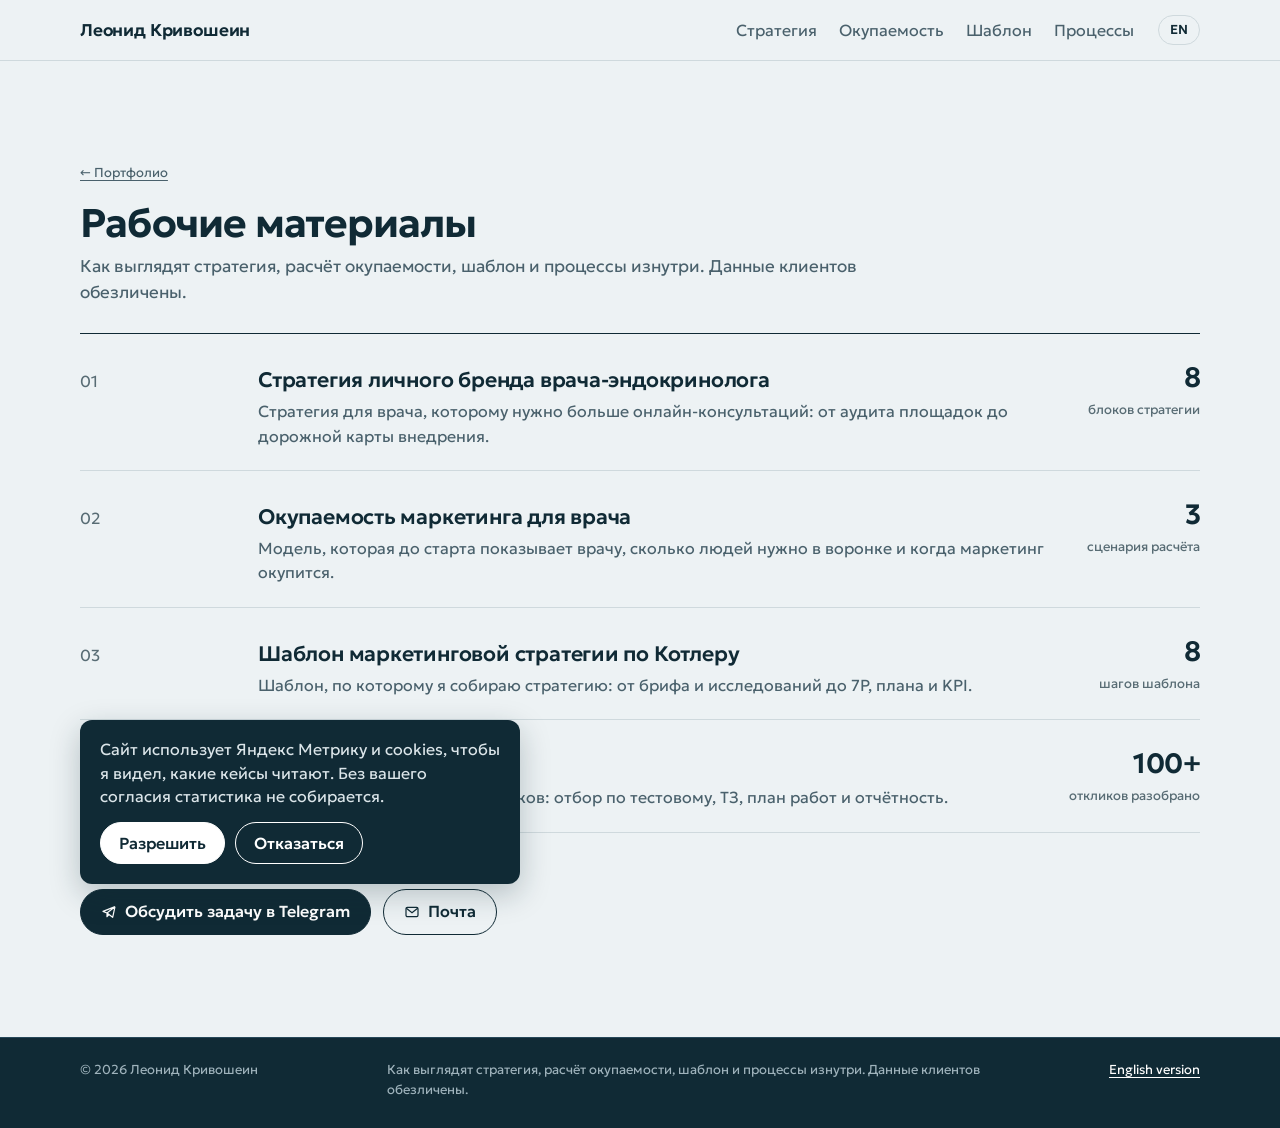
<file: materials/index.html>
<!doctype html>
<html lang="ru">
<head>
<meta charset="utf-8">
<meta name="viewport" content="width=device-width, initial-scale=1">
<title>Рабочие материалы — Леонид Кривошеин</title>
<meta name="description" content="Как выглядят стратегия, расчёт окупаемости, шаблон и процессы изнутри. Данные клиентов обезличены.">
<meta property="og:type" content="article">
<meta property="og:title" content="Рабочие материалы — Леонид Кривошеин">
<meta property="og:description" content="Как выглядят стратегия, расчёт окупаемости, шаблон и процессы изнутри. Данные клиентов обезличены.">
<meta property="og:locale" content="ru_RU">
<meta property="og:image" content="https://leonidken2.github.io/portfolio/assets/og-ru.png">
<meta name="twitter:card" content="summary_large_image">
<meta name="theme-color" content="#edf2f4">
<link rel="alternate" hreflang="ru" href="https://leonidken2.github.io/portfolio/materials/"><link rel="alternate" hreflang="en" href="https://leonidken2.github.io/portfolio/en/materials/"><link rel="canonical" href="https://leonidken2.github.io/portfolio/materials/">
<link rel="icon" href="../assets/favicon.svg" type="image/svg+xml">
<link rel="preload" href="../assets/fonts/geologica-cyrillic-full-normal.woff2" as="font" type="font/woff2" crossorigin>
<link rel="stylesheet" href="../assets/style.css">
<script>document.documentElement.className+=" js"</script>
<script>
window.__loadMetrika=function(){
(function(m,e,t,r,i,k,a){m[i]=m[i]||function(){(m[i].a=m[i].a||[]).push(arguments)};
m[i].l=1*new Date();for(var j=0;j<document.scripts.length;j++){if(document.scripts[j].src===r){return;}}
k=e.createElement(t),a=e.getElementsByTagName(t)[0],k.async=1,k.src=r,a.parentNode.insertBefore(k,a)})
(window,document,"script","https://mc.yandex.ru/metrika/tag.js","ym");
ym(113589015,"init",{clickmap:true,trackLinks:true,accurateTrackBounce:true,webvisor:true,params:{lang:"ru"}});
};
</script>
</head>
<body data-ym="113589015">
<a class="skip" href="#main">К содержанию</a>
<header class="topbar"><div class="wrap">
  <a class="brand" href="../">Леонид Кривошеин</a>
  <nav class="nav" aria-label="Рабочие материалы"><a href="strategy.html">Стратегия</a><a href="payback.html">Окупаемость</a><a href="kotler.html">Шаблон</a><a href="team.html">Процессы</a></nav>
  <a class="lang" href="../en/materials/" hreflang="en" title="English version" data-goal="lang_switch">EN</a>
</div></header>

<main id="main">
<section class="section toolkit"><div class="wrap">
  <p class="tk-crumbs"><a href="../">← Портфолио</a></p>
  <div class="section-head tk-head"><h1 class="tk-h1">Рабочие материалы</h1><p>Как выглядят стратегия, расчёт окупаемости, шаблон и процессы изнутри. Данные клиентов обезличены.</p></div>
  <nav class="index" aria-label="Рабочие материалы"><a href="strategy.html"><span class="index-years">01</span><span><span class="index-title">Стратегия личного бренда врача-эндокринолога</span><span class="index-desc">Стратегия для врача, которому нужно больше онлайн-консультаций: от аудита площадок до дорожной карты внедрения.</span></span><span class="index-metric">8<small>блоков стратегии</small></span></a><a href="payback.html"><span class="index-years">02</span><span><span class="index-title">Окупаемость маркетинга для врача</span><span class="index-desc">Модель, которая до старта показывает врачу, сколько людей нужно в воронке и когда маркетинг окупится.</span></span><span class="index-metric">3<small>сценария расчёта</small></span></a><a href="kotler.html"><span class="index-years">03</span><span><span class="index-title">Шаблон маркетинговой стратегии по Котлеру</span><span class="index-desc">Шаблон, по которому я собираю стратегию: от брифа и исследований до 7P, плана и KPI.</span></span><span class="index-metric">8<small>шагов шаблона</small></span></a><a href="team.html"><span class="index-years">04</span><span><span class="index-title">Подрядчики и процессы</span><span class="index-desc">Как я нанимаю и веду подрядчиков: отбор по тестовому, ТЗ, план работ и отчётность.</span></span><span class="index-metric">100+<small>откликов разобрано</small></span></a></nav>
  <div class="tk-foot"><div class="actions"><a class="btn btn-solid" href="https://t.me/leokrivoshein" target="_blank" rel="noopener" data-goal="telegram"><svg viewBox="0 0 24 24" fill="none" stroke="currentColor" stroke-width="1.8" stroke-linejoin="round" aria-hidden="true"><path d="M21 4 3 11l6 2.5M21 4l-3.5 16-8.5-6.5M21 4 9 13.5V19l3-3.2"/></svg>Обсудить задачу в Telegram</a><a class="btn btn-line" href="mailto:kriwoshein.leonid248@gmail.com" data-goal="email"><svg viewBox="0 0 24 24" fill="none" stroke="currentColor" stroke-width="1.8" aria-hidden="true"><rect x="3" y="5" width="18" height="14" rx="2"/><path d="m3.5 6.5 8.5 6.5 8.5-6.5"/></svg>Почта</a></div></div>
</div></section>
</main>

<footer class="footer"><div class="wrap">
  <p>© 2026 Леонид Кривошеин</p>
  <p>Как выглядят стратегия, расчёт окупаемости, шаблон и процессы изнутри. Данные клиентов обезличены.</p>
  <p><a href="../en/materials/" hreflang="en" data-goal="lang_switch">English version</a> <button type="button" class="linkbtn" data-consent-open hidden>Настройки cookies</button></p>
</div></footer>
<div class="consent" id="consent" role="region" aria-label="Cookies" hidden><p>Сайт использует Яндекс Метрику и cookies, чтобы я видел, какие кейсы читают. Без вашего согласия статистика не собирается.</p><div class="consent-actions"><button type="button" class="btn btn-solid" data-consent="yes">Разрешить</button><button type="button" class="btn btn-line" data-consent="no">Отказаться</button></div></div>
<script src="../assets/app.js" defer></script>
</body>
</html>
</file>
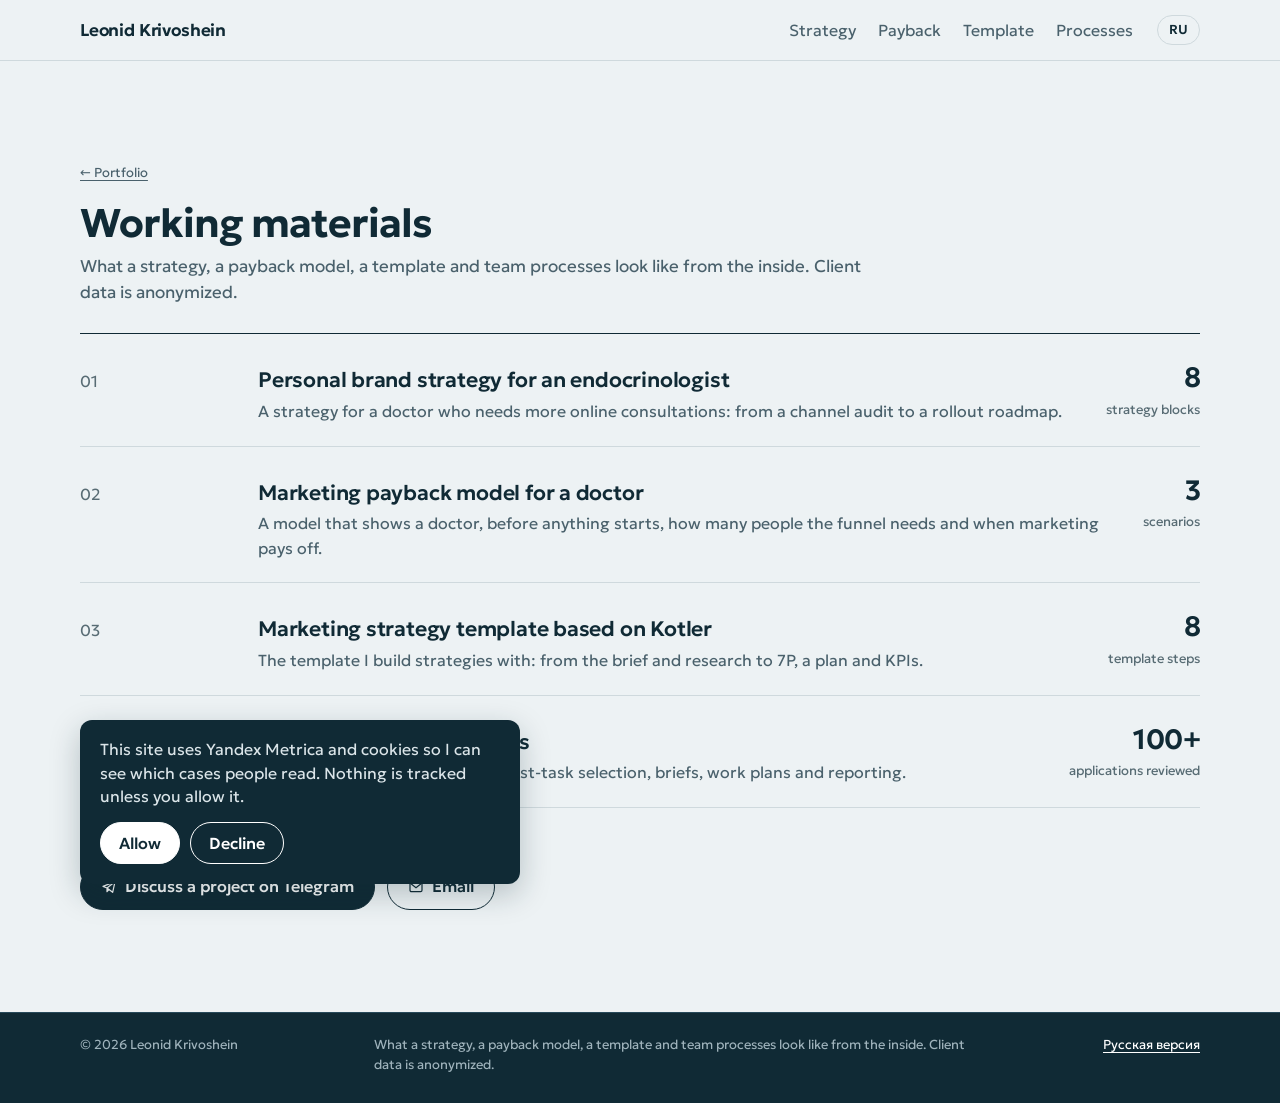
<file: en/materials/index.html>
<!doctype html>
<html lang="en">
<head>
<meta charset="utf-8">
<meta name="viewport" content="width=device-width, initial-scale=1">
<title>Working materials — Leonid Krivoshein</title>
<meta name="description" content="What a strategy, a payback model, a template and team processes look like from the inside. Client data is anonymized.">
<meta property="og:type" content="article">
<meta property="og:title" content="Working materials — Leonid Krivoshein">
<meta property="og:description" content="What a strategy, a payback model, a template and team processes look like from the inside. Client data is anonymized.">
<meta property="og:locale" content="en_US">
<meta property="og:image" content="https://leonidken2.github.io/portfolio/assets/og-en.png">
<meta name="twitter:card" content="summary_large_image">
<meta name="theme-color" content="#edf2f4">
<link rel="alternate" hreflang="ru" href="https://leonidken2.github.io/portfolio/materials/"><link rel="alternate" hreflang="en" href="https://leonidken2.github.io/portfolio/en/materials/"><link rel="canonical" href="https://leonidken2.github.io/portfolio/en/materials/">
<link rel="icon" href="../../assets/favicon.svg" type="image/svg+xml">
<link rel="preload" href="../../assets/fonts/geologica-latin-full-normal.woff2" as="font" type="font/woff2" crossorigin>
<link rel="stylesheet" href="../../assets/style.css">
<script>document.documentElement.className+=" js"</script>
<script>
window.__loadMetrika=function(){
(function(m,e,t,r,i,k,a){m[i]=m[i]||function(){(m[i].a=m[i].a||[]).push(arguments)};
m[i].l=1*new Date();for(var j=0;j<document.scripts.length;j++){if(document.scripts[j].src===r){return;}}
k=e.createElement(t),a=e.getElementsByTagName(t)[0],k.async=1,k.src=r,a.parentNode.insertBefore(k,a)})
(window,document,"script","https://mc.yandex.ru/metrika/tag.js","ym");
ym(113589015,"init",{clickmap:true,trackLinks:true,accurateTrackBounce:true,webvisor:true,params:{lang:"en"}});
};
</script>
</head>
<body data-ym="113589015">
<a class="skip" href="#main">Skip to content</a>
<header class="topbar"><div class="wrap">
  <a class="brand" href="../">Leonid Krivoshein</a>
  <nav class="nav" aria-label="Working materials"><a href="strategy.html">Strategy</a><a href="payback.html">Payback</a><a href="kotler.html">Template</a><a href="team.html">Processes</a></nav>
  <a class="lang" href="../../materials/" hreflang="ru" title="Русская версия" data-goal="lang_switch">RU</a>
</div></header>

<main id="main">
<section class="section toolkit"><div class="wrap">
  <p class="tk-crumbs"><a href="../">← Portfolio</a></p>
  <div class="section-head tk-head"><h1 class="tk-h1">Working materials</h1><p>What a strategy, a payback model, a template and team processes look like from the inside. Client data is anonymized.</p></div>
  <nav class="index" aria-label="Working materials"><a href="strategy.html"><span class="index-years">01</span><span><span class="index-title">Personal brand strategy for an endocrinologist</span><span class="index-desc">A strategy for a doctor who needs more online consultations: from a channel audit to a rollout roadmap.</span></span><span class="index-metric">8<small>strategy blocks</small></span></a><a href="payback.html"><span class="index-years">02</span><span><span class="index-title">Marketing payback model for a doctor</span><span class="index-desc">A model that shows a doctor, before anything starts, how many people the funnel needs and when marketing pays off.</span></span><span class="index-metric">3<small>scenarios</small></span></a><a href="kotler.html"><span class="index-years">03</span><span><span class="index-title">Marketing strategy template based on Kotler</span><span class="index-desc">The template I build strategies with: from the brief and research to 7P, a plan and KPIs.</span></span><span class="index-metric">8<small>template steps</small></span></a><a href="team.html"><span class="index-years">04</span><span><span class="index-title">Contractors and processes</span><span class="index-desc">How I hire and run contractors: test-task selection, briefs, work plans and reporting.</span></span><span class="index-metric">100+<small>applications reviewed</small></span></a></nav>
  <div class="tk-foot"><div class="actions"><a class="btn btn-solid" href="https://t.me/leokrivoshein" target="_blank" rel="noopener" data-goal="telegram"><svg viewBox="0 0 24 24" fill="none" stroke="currentColor" stroke-width="1.8" stroke-linejoin="round" aria-hidden="true"><path d="M21 4 3 11l6 2.5M21 4l-3.5 16-8.5-6.5M21 4 9 13.5V19l3-3.2"/></svg>Discuss a project on Telegram</a><a class="btn btn-line" href="mailto:kriwoshein.leonid248@gmail.com" data-goal="email"><svg viewBox="0 0 24 24" fill="none" stroke="currentColor" stroke-width="1.8" aria-hidden="true"><rect x="3" y="5" width="18" height="14" rx="2"/><path d="m3.5 6.5 8.5 6.5 8.5-6.5"/></svg>Email</a></div></div>
</div></section>
</main>

<footer class="footer"><div class="wrap">
  <p>© 2026 Leonid Krivoshein</p>
  <p>What a strategy, a payback model, a template and team processes look like from the inside. Client data is anonymized.</p>
  <p><a href="../../materials/" hreflang="ru" data-goal="lang_switch">Русская версия</a> <button type="button" class="linkbtn" data-consent-open hidden>Cookie settings</button></p>
</div></footer>
<div class="consent" id="consent" role="region" aria-label="Cookies" hidden><p>This site uses Yandex Metrica and cookies so I can see which cases people read. Nothing is tracked unless you allow it.</p><div class="consent-actions"><button type="button" class="btn btn-solid" data-consent="yes">Allow</button><button type="button" class="btn btn-line" data-consent="no">Decline</button></div></div>
<script src="../../assets/app.js" defer></script>
</body>
</html>
</file>
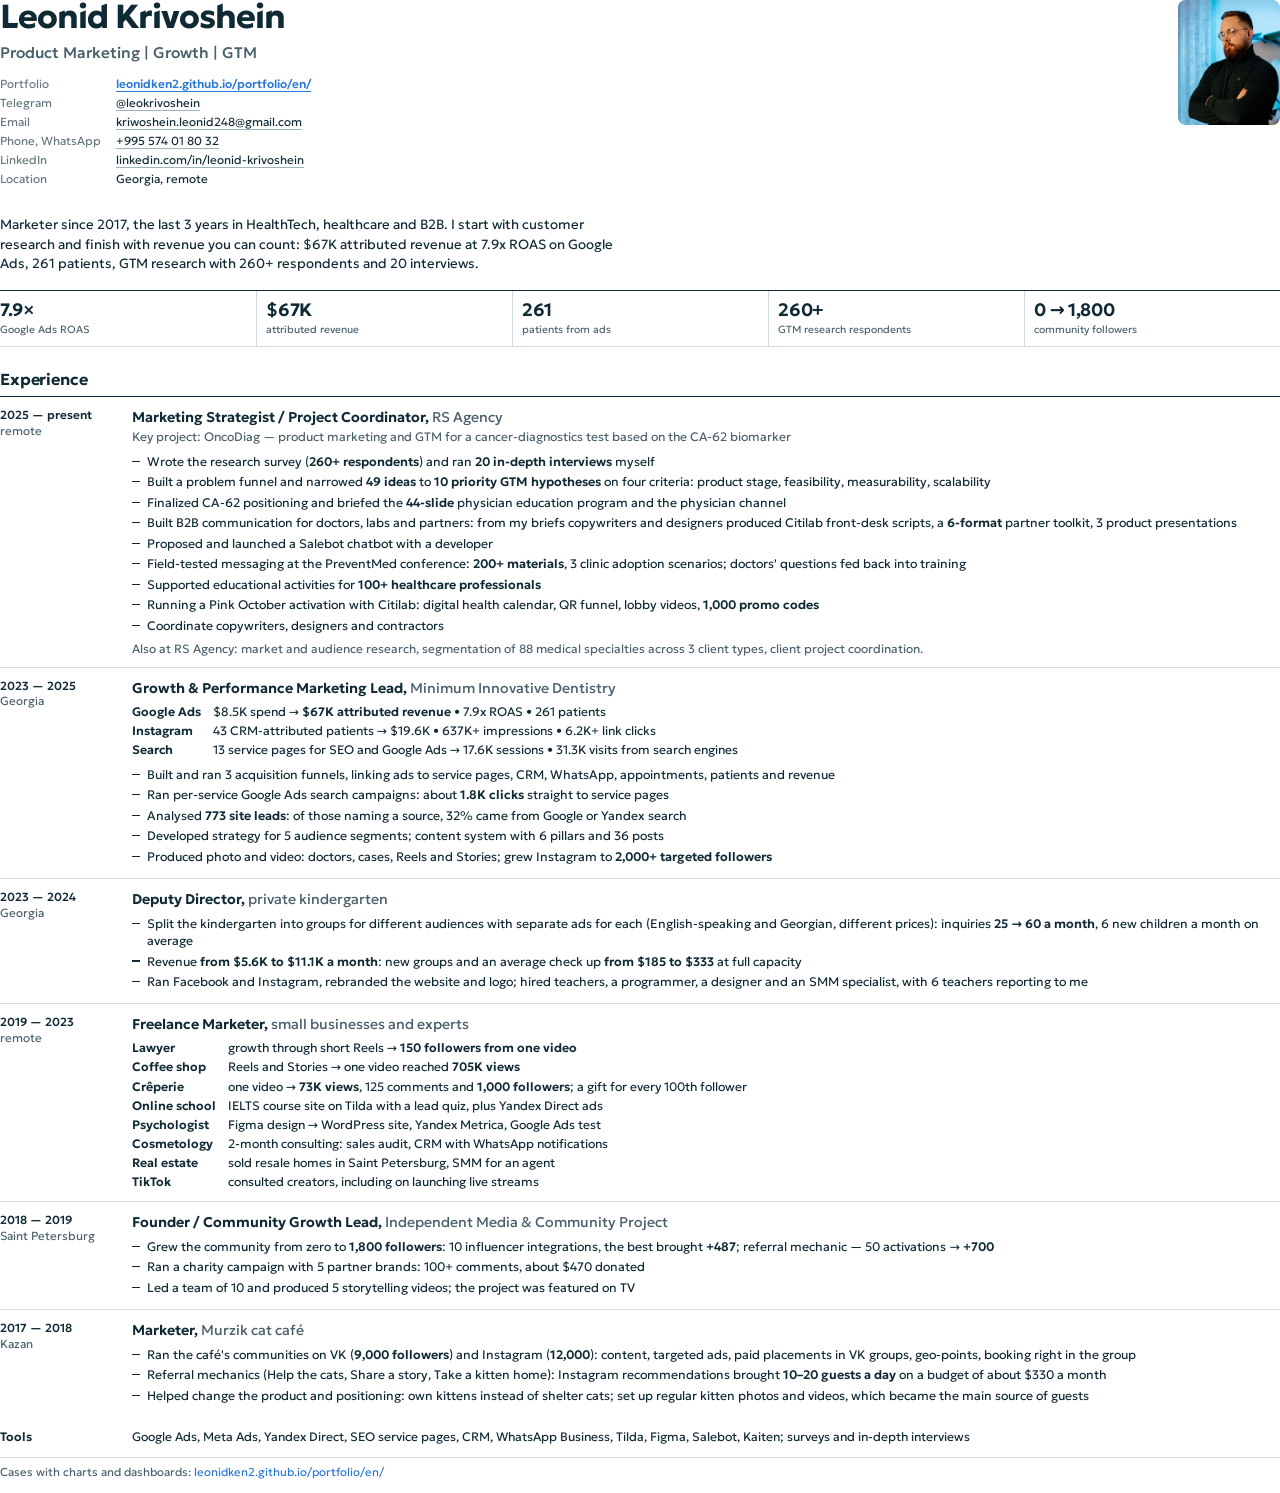
<file: cv-src/en.html>
<!doctype html><html lang="en"><head><meta charset="utf-8"><title>Leonid Krivoshein — resume</title><style>
@font-face { font-family: "Geologica"; font-weight: 100 900; src: url(../assets/fonts/geologica-cyrillic-full-normal.woff2) format("woff2-variations");
  unicode-range: U+0301, U+0400-045F, U+0490-0491, U+04B0-04B1, U+2116; }
@font-face { font-family: "Geologica"; font-weight: 100 900; src: url(../assets/fonts/geologica-latin-full-normal.woff2) format("woff2-variations");
  unicode-range: U+0000-00FF, U+0131, U+0152-0153, U+02BB-02BC, U+02C6, U+02DA, U+02DC, U+0304, U+0308, U+0329, U+2000-206F, U+20AC, U+2122, U+2191, U+2193, U+2212, U+2215, U+FEFF, U+FFFD; }
@page { size: A4; margin: 14mm 15mm 13mm; }
:root { --ink: #102a35; --ink-2: #4a616c; --muted: #66787f; --line: #d3dde1; --soft: #edf2f4; --blue: #2a78d6; }
* { box-sizing: border-box; }
html { -webkit-print-color-adjust: exact; print-color-adjust: exact; }
body { margin: 0; font-family: "Geologica", system-ui, sans-serif; color: var(--ink); font-size: 9.3pt; line-height: 1.38; font-weight: 360; }
a { color: inherit; text-decoration: none; }
b { font-weight: 600; }
.head { display: grid; grid-template-columns: 1fr 27mm; gap: 8mm; align-items: start; }
h1 { margin: 0; font-size: 25pt; font-weight: 700; letter-spacing: -0.03em; line-height: 1; font-variation-settings: "SHRP" 70; }
.role { margin: 2.2mm 0 3.6mm; font-size: 11.5pt; font-weight: 500; color: var(--ink-2); }
.contacts { display: grid; grid-template-columns: auto 1fr; gap: 0.7mm 4mm; font-size: 8.8pt; }
.contacts dt { color: var(--muted); }
.contacts dd { margin: 0; }
.contacts a { border-bottom: 0.6pt solid #9fb3bc; }
.contacts .main a { color: var(--blue); border-bottom-color: var(--blue); font-weight: 560; }
.photo { width: 27mm; height: 33mm; object-fit: cover; object-position: 50% 18%; border-radius: 2mm; }
.summary { margin: 4.5mm 0 0; font-size: 10pt; line-height: 1.45; max-width: 165mm; }
.kpis { display: grid; grid-template-columns: repeat(5, 1fr); margin: 4.5mm 0 1mm; border-top: 1.2pt solid var(--ink); border-bottom: 0.6pt solid var(--line); }
.kpi { padding: 2.4mm 2.5mm 2.6mm 0; }
.kpi + .kpi { padding-left: 2.5mm; border-left: 0.6pt solid var(--line); }
.kpi b { display: block; font-size: 13.5pt; font-weight: 650; letter-spacing: -0.02em; line-height: 1.15; white-space: nowrap; }
.kpi span { display: block; font-size: 7.8pt; color: var(--ink-2); line-height: 1.25; margin-top: 0.6mm; }
h2 { margin: 5.5mm 0 0; font-size: 12pt; font-weight: 650; letter-spacing: -0.01em; padding-bottom: 1.6mm; border-bottom: 1.2pt solid var(--ink); }
.job { display: grid; grid-template-columns: 30mm 1fr; gap: 5mm; padding: 2.8mm 0 2.6mm; border-bottom: 0.6pt solid var(--line); }
.job h3, .job .sub, .lines, li, .extra { break-inside: avoid; }
.job h3 { break-after: avoid; }
.job:last-of-type { border-bottom: 0; }
.when { font-size: 8.8pt; color: var(--ink-2); line-height: 1.35; }
.when b { display: block; color: var(--ink); font-weight: 560; }
.job h3 { margin: 0; font-size: 10.6pt; font-weight: 620; line-height: 1.3; }
.job h3 span { font-weight: 420; color: var(--ink-2); }
.sub { margin: 0.8mm 0 0; color: var(--ink-2); font-size: 9.2pt; }
.sub .lnk { color: var(--blue); border-bottom: 0.6pt solid var(--blue); }
.lines { margin: 1.8mm 0 0; display: grid; grid-template-columns: auto 1fr; gap: 0.6mm 3mm; font-size: 9.2pt; }
.lines dt { font-weight: 600; }
.lines dd { margin: 0; }
ul { margin: 1.8mm 0 0; padding: 0; list-style: none; }
li { position: relative; padding-left: 4mm; margin: 0.9mm 0; }
li::before { content: ""; position: absolute; left: 0; top: 2.1mm; width: 2mm; height: 0.8pt; background: var(--ink); }
.extra { margin: 1.8mm 0 0; font-size: 9pt; color: var(--ink-2); }
.tools { display: grid; grid-template-columns: 30mm 1fr; gap: 5mm; padding-top: 3mm; font-size: 9.2pt; }
.tools b { font-weight: 600; }
.foot { margin-top: 3mm; padding-top: 2mm; border-top: 0.6pt solid var(--line); font-size: 8.6pt; color: var(--ink-2); }
.foot a { color: var(--blue); }
</style></head><body>
<header class="head"><div><h1>Leonid Krivoshein</h1><p class="role">Product Marketing | Growth | GTM</p><dl class="contacts"><dt>Portfolio</dt><dd class="main"><a href="https://leonidken2.github.io/portfolio/en/">leonidken2.github.io/portfolio/en/</a></dd><dt>Telegram</dt><dd><a href="https://t.me/leokrivoshein">@leokrivoshein</a></dd><dt>Email</dt><dd><a href="mailto:kriwoshein.leonid248@gmail.com">kriwoshein.leonid248@gmail.com</a></dd><dt>Phone, WhatsApp</dt><dd><a href="https://wa.me/99574018032">+995 574 01 80 32</a></dd><dt>LinkedIn</dt><dd><a href="https://linkedin.com/in/leonid-krivoshein/">linkedin.com/in/leonid-krivoshein</a></dd><dt>Location</dt><dd>Georgia, remote</dd></dl></div>
<img class="photo" src="../assets/leonid.jpg" alt=""></header>
<p class="summary">Marketer since 2017, the last 3 years in HealthTech, healthcare and B2B. I start with customer research and finish with revenue you can count: $67K attributed revenue at 7.9x ROAS on Google Ads, 261 patients, GTM research with 260+ respondents and 20 interviews.</p>
<div class="kpis"><div class="kpi"><b>7.9×</b><span>Google Ads ROAS</span></div><div class="kpi"><b>$67K</b><span>attributed revenue</span></div><div class="kpi"><b>261</b><span>patients from ads</span></div><div class="kpi"><b>260+</b><span>GTM research respondents</span></div><div class="kpi"><b>0 → 1,800</b><span>community followers</span></div></div>
<h2>Experience</h2>
<section class="job"><div class="when"><b>2025 — present</b>remote</div><div><h3>Marketing Strategist / Project Coordinator, <span>RS Agency</span></h3><p class="sub">Key project: OncoDiag — product marketing and GTM for a cancer-diagnostics test based on the CA-62 biomarker</p><ul><li>Wrote the research survey (<b>260+ respondents</b>) and ran <b>20 in-depth interviews</b> myself</li><li>Built a problem funnel and narrowed <b>49 ideas</b> to <b>10 priority GTM hypotheses</b> on four criteria: product stage, feasibility, measurability, scalability</li><li>Finalized CA-62 positioning and briefed the <b>44-slide</b> physician education program and the physician channel</li><li>Built B2B communication for doctors, labs and partners: from my briefs copywriters and designers produced Citilab front-desk scripts, a <b>6-format</b> partner toolkit, 3 product presentations</li><li>Proposed and launched a Salebot chatbot with a developer</li><li>Field-tested messaging at the PreventMed conference: <b>200+ materials</b>, 3 clinic adoption scenarios; doctors' questions fed back into training</li><li>Supported educational activities for <b>100+ healthcare professionals</b></li><li>Running a Pink October activation with Citilab: digital health calendar, QR funnel, lobby videos, <b>1,000 promo codes</b></li><li>Coordinate copywriters, designers and contractors</li></ul><p class="extra">Also at RS Agency: market and audience research, segmentation of 88 medical specialties across 3 client types, client project coordination.</p></div></section><section class="job"><div class="when"><b>2023 — 2025</b>Georgia</div><div><h3>Growth &amp; Performance Marketing Lead, <span>Minimum Innovative Dentistry</span></h3><dl class="lines"><dt>Google Ads</dt><dd>$8.5K spend → <b>$67K attributed revenue</b> • 7.9x ROAS • 261 patients</dd><dt>Instagram</dt><dd>43 CRM-attributed patients → $19.6K • 637K+ impressions • 6.2K+ link clicks</dd><dt>Search</dt><dd>13 service pages for SEO and Google Ads → 17.6K sessions • 31.3K visits from search engines</dd></dl><ul><li>Built and ran 3 acquisition funnels, linking ads to service pages, CRM, WhatsApp, appointments, patients and revenue</li><li>Ran per-service Google Ads search campaigns: about <b>1.8K clicks</b> straight to service pages</li><li>Analysed <b>773 site leads</b>: of those naming a source, 32% came from Google or Yandex search</li><li>Developed strategy for 5 audience segments; content system with 6 pillars and 36 posts</li><li>Produced photo and video: doctors, cases, Reels and Stories; grew Instagram to <b>2,000+ targeted followers</b></li></ul></div></section><section class="job"><div class="when"><b>2023 — 2024</b>Georgia</div><div><h3>Deputy Director, <span>private kindergarten</span></h3><ul><li>Split the kindergarten into groups for different audiences with separate ads for each (English-speaking and Georgian, different prices): inquiries <b>25 → 60 a month</b>, 6 new children a month on average</li><li>Revenue <b>from $5.6K to $11.1K a month</b>: new groups and an average check up <b>from $185 to $333</b> at full capacity</li><li>Ran Facebook and Instagram, rebranded the website and logo; hired teachers, a programmer, a designer and an SMM specialist, with 6 teachers reporting to me</li></ul></div></section><section class="job"><div class="when"><b>2019 — 2023</b>remote</div><div><h3>Freelance Marketer, <span>small businesses and experts</span></h3><dl class="lines"><dt>Lawyer</dt><dd>growth through short Reels → <b>150 followers from one video</b></dd><dt>Coffee shop</dt><dd>Reels and Stories → one video reached <b>705K views</b></dd><dt>Crêperie</dt><dd>one video → <b>73K views</b>, 125 comments and <b>1,000 followers</b>; a gift for every 100th follower</dd><dt>Online school</dt><dd>IELTS course site on Tilda with a lead quiz, plus Yandex Direct ads</dd><dt>Psychologist</dt><dd>Figma design → WordPress site, Yandex Metrica, Google Ads test</dd><dt>Cosmetology</dt><dd>2-month consulting: sales audit, CRM with WhatsApp notifications</dd><dt>Real estate</dt><dd>sold resale homes in Saint Petersburg, SMM for an agent</dd><dt>TikTok</dt><dd>consulted creators, including on launching live streams</dd></dl></div></section><section class="job"><div class="when"><b>2018 — 2019</b>Saint Petersburg</div><div><h3>Founder / Community Growth Lead, <span>Independent Media &amp; Community Project</span></h3><ul><li>Grew the community from zero to <b>1,800 followers</b>: 10 influencer integrations, the best brought <b>+487</b>; referral mechanic — 50 activations → <b>+700</b></li><li>Ran a charity campaign with 5 partner brands: 100+ comments, about $470 donated</li><li>Led a team of 10 and produced 5 storytelling videos; the project was featured on TV</li></ul></div></section><section class="job"><div class="when"><b>2017 — 2018</b>Kazan</div><div><h3>Marketer, <span>Murzik cat café</span></h3><ul><li>Ran the café's communities on VK (<b>9,000 followers</b>) and Instagram (<b>12,000</b>): content, targeted ads, paid placements in VK groups, geo-points, booking right in the group</li><li>Referral mechanics (Help the cats, Share a story, Take a kitten home): Instagram recommendations brought <b>10–20 guests a day</b> on a budget of about $330 a month</li><li>Helped change the product and positioning: own kittens instead of shelter cats; set up regular kitten photos and videos, which became the main source of guests</li></ul></div></section>
<div class="tools"><b>Tools</b><span>Google Ads, Meta Ads, Yandex Direct, SEO service pages, CRM, WhatsApp Business, Tilda, Figma, Salebot, Kaiten; surveys and in-depth interviews</span></div>
<p class="foot">Cases with charts and dashboards: <a href="https://leonidken2.github.io/portfolio/en/">leonidken2.github.io/portfolio/en/</a></p>
</body></html>
</file>
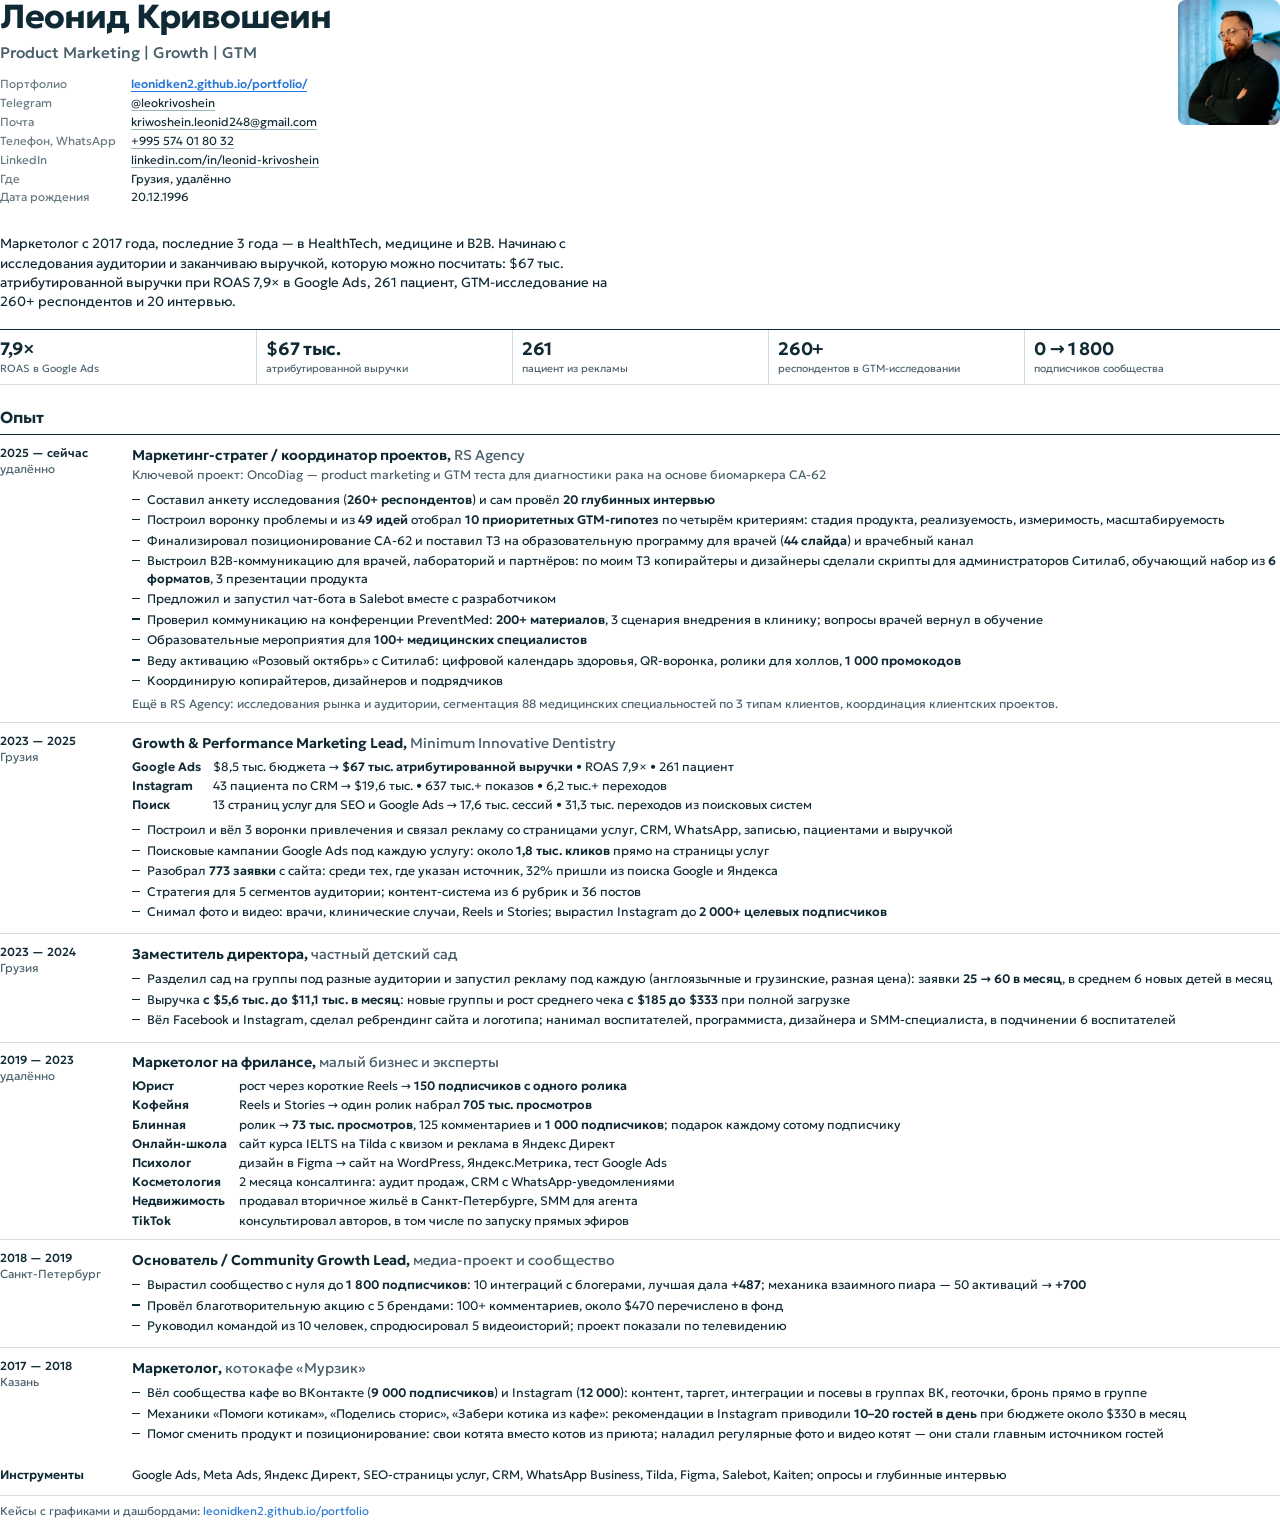
<file: cv-src/ru.html>
<!doctype html><html lang="ru"><head><meta charset="utf-8"><title>Леонид Кривошеин — резюме</title><style>
@font-face { font-family: "Geologica"; font-weight: 100 900; src: url(../assets/fonts/geologica-cyrillic-full-normal.woff2) format("woff2-variations");
  unicode-range: U+0301, U+0400-045F, U+0490-0491, U+04B0-04B1, U+2116; }
@font-face { font-family: "Geologica"; font-weight: 100 900; src: url(../assets/fonts/geologica-latin-full-normal.woff2) format("woff2-variations");
  unicode-range: U+0000-00FF, U+0131, U+0152-0153, U+02BB-02BC, U+02C6, U+02DA, U+02DC, U+0304, U+0308, U+0329, U+2000-206F, U+20AC, U+2122, U+2191, U+2193, U+2212, U+2215, U+FEFF, U+FFFD; }
@page { size: A4; margin: 14mm 15mm 13mm; }
:root { --ink: #102a35; --ink-2: #4a616c; --muted: #66787f; --line: #d3dde1; --soft: #edf2f4; --blue: #2a78d6; }
* { box-sizing: border-box; }
html { -webkit-print-color-adjust: exact; print-color-adjust: exact; }
body { margin: 0; font-family: "Geologica", system-ui, sans-serif; color: var(--ink); font-size: 9.3pt; line-height: 1.38; font-weight: 360; }
a { color: inherit; text-decoration: none; }
b { font-weight: 600; }
.head { display: grid; grid-template-columns: 1fr 27mm; gap: 8mm; align-items: start; }
h1 { margin: 0; font-size: 25pt; font-weight: 700; letter-spacing: -0.03em; line-height: 1; font-variation-settings: "SHRP" 70; }
.role { margin: 2.2mm 0 3.6mm; font-size: 11.5pt; font-weight: 500; color: var(--ink-2); }
.contacts { display: grid; grid-template-columns: auto 1fr; gap: 0.7mm 4mm; font-size: 8.8pt; }
.contacts dt { color: var(--muted); }
.contacts dd { margin: 0; }
.contacts a { border-bottom: 0.6pt solid #9fb3bc; }
.contacts .main a { color: var(--blue); border-bottom-color: var(--blue); font-weight: 560; }
.photo { width: 27mm; height: 33mm; object-fit: cover; object-position: 50% 18%; border-radius: 2mm; }
.summary { margin: 4.5mm 0 0; font-size: 10pt; line-height: 1.45; max-width: 165mm; }
.kpis { display: grid; grid-template-columns: repeat(5, 1fr); margin: 4.5mm 0 1mm; border-top: 1.2pt solid var(--ink); border-bottom: 0.6pt solid var(--line); }
.kpi { padding: 2.4mm 2.5mm 2.6mm 0; }
.kpi + .kpi { padding-left: 2.5mm; border-left: 0.6pt solid var(--line); }
.kpi b { display: block; font-size: 13.5pt; font-weight: 650; letter-spacing: -0.02em; line-height: 1.15; white-space: nowrap; }
.kpi span { display: block; font-size: 7.8pt; color: var(--ink-2); line-height: 1.25; margin-top: 0.6mm; }
h2 { margin: 5.5mm 0 0; font-size: 12pt; font-weight: 650; letter-spacing: -0.01em; padding-bottom: 1.6mm; border-bottom: 1.2pt solid var(--ink); }
.job { display: grid; grid-template-columns: 30mm 1fr; gap: 5mm; padding: 2.8mm 0 2.6mm; border-bottom: 0.6pt solid var(--line); }
.job h3, .job .sub, .lines, li, .extra { break-inside: avoid; }
.job h3 { break-after: avoid; }
.job:last-of-type { border-bottom: 0; }
.when { font-size: 8.8pt; color: var(--ink-2); line-height: 1.35; }
.when b { display: block; color: var(--ink); font-weight: 560; }
.job h3 { margin: 0; font-size: 10.6pt; font-weight: 620; line-height: 1.3; }
.job h3 span { font-weight: 420; color: var(--ink-2); }
.sub { margin: 0.8mm 0 0; color: var(--ink-2); font-size: 9.2pt; }
.sub .lnk { color: var(--blue); border-bottom: 0.6pt solid var(--blue); }
.lines { margin: 1.8mm 0 0; display: grid; grid-template-columns: auto 1fr; gap: 0.6mm 3mm; font-size: 9.2pt; }
.lines dt { font-weight: 600; }
.lines dd { margin: 0; }
ul { margin: 1.8mm 0 0; padding: 0; list-style: none; }
li { position: relative; padding-left: 4mm; margin: 0.9mm 0; }
li::before { content: ""; position: absolute; left: 0; top: 2.1mm; width: 2mm; height: 0.8pt; background: var(--ink); }
.extra { margin: 1.8mm 0 0; font-size: 9pt; color: var(--ink-2); }
.tools { display: grid; grid-template-columns: 30mm 1fr; gap: 5mm; padding-top: 3mm; font-size: 9.2pt; }
.tools b { font-weight: 600; }
.foot { margin-top: 3mm; padding-top: 2mm; border-top: 0.6pt solid var(--line); font-size: 8.6pt; color: var(--ink-2); }
.foot a { color: var(--blue); }
</style></head><body>
<header class="head"><div><h1>Леонид Кривошеин</h1><p class="role">Product Marketing | Growth | GTM</p><dl class="contacts"><dt>Портфолио</dt><dd class="main"><a href="https://leonidken2.github.io/portfolio/">leonidken2.github.io/portfolio/</a></dd><dt>Telegram</dt><dd><a href="https://t.me/leokrivoshein">@leokrivoshein</a></dd><dt>Почта</dt><dd><a href="mailto:kriwoshein.leonid248@gmail.com">kriwoshein.leonid248@gmail.com</a></dd><dt>Телефон, WhatsApp</dt><dd><a href="https://wa.me/99574018032">+995 574 01 80 32</a></dd><dt>LinkedIn</dt><dd><a href="https://linkedin.com/in/leonid-krivoshein/">linkedin.com/in/leonid-krivoshein</a></dd><dt>Где</dt><dd>Грузия, удалённо</dd><dt>Дата рождения</dt><dd>20.12.1996</dd></dl></div>
<img class="photo" src="../assets/leonid.jpg" alt=""></header>
<p class="summary">Маркетолог с 2017 года, последние 3 года — в HealthTech, медицине и B2B. Начинаю с исследования аудитории и заканчиваю выручкой, которую можно посчитать: $67 тыс. атрибутированной выручки при ROAS 7,9× в Google Ads, 261 пациент, GTM-исследование на 260+ респондентов и 20 интервью.</p>
<div class="kpis"><div class="kpi"><b>7,9×</b><span>ROAS в Google Ads</span></div><div class="kpi"><b>$67 тыс.</b><span>атрибутированной выручки</span></div><div class="kpi"><b>261</b><span>пациент из рекламы</span></div><div class="kpi"><b>260+</b><span>респондентов в GTM-исследовании</span></div><div class="kpi"><b>0 → 1 800</b><span>подписчиков сообщества</span></div></div>
<h2>Опыт</h2>
<section class="job"><div class="when"><b>2025 — сейчас</b>удалённо</div><div><h3>Маркетинг-стратег / координатор проектов, <span>RS Agency</span></h3><p class="sub">Ключевой проект: OncoDiag — product marketing и GTM теста для диагностики рака на основе биомаркера CA-62</p><ul><li>Составил анкету исследования (<b>260+ респондентов</b>) и сам провёл <b>20 глубинных интервью</b></li><li>Построил воронку проблемы и из <b>49 идей</b> отобрал <b>10 приоритетных GTM-гипотез</b> по четырём критериям: стадия продукта, реализуемость, измеримость, масштабируемость</li><li>Финализировал позиционирование CA-62 и поставил ТЗ на образовательную программу для врачей (<b>44 слайда</b>) и врачебный канал</li><li>Выстроил B2B-коммуникацию для врачей, лабораторий и партнёров: по моим ТЗ копирайтеры и дизайнеры сделали скрипты для администраторов Ситилаб, обучающий набор из <b>6 форматов</b>, 3 презентации продукта</li><li>Предложил и запустил чат-бота в Salebot вместе с разработчиком</li><li>Проверил коммуникацию на конференции PreventMed: <b>200+ материалов</b>, 3 сценария внедрения в клинику; вопросы врачей вернул в обучение</li><li>Образовательные мероприятия для <b>100+ медицинских специалистов</b></li><li>Веду активацию «Розовый октябрь» с Ситилаб: цифровой календарь здоровья, QR-воронка, ролики для холлов, <b>1 000 промокодов</b></li><li>Координирую копирайтеров, дизайнеров и подрядчиков</li></ul><p class="extra">Ещё в RS Agency: исследования рынка и аудитории, сегментация 88 медицинских специальностей по 3 типам клиентов, координация клиентских проектов.</p></div></section><section class="job"><div class="when"><b>2023 — 2025</b>Грузия</div><div><h3>Growth &amp; Performance Marketing Lead, <span>Minimum Innovative Dentistry</span></h3><dl class="lines"><dt>Google Ads</dt><dd>$8,5 тыс. бюджета → <b>$67 тыс. атрибутированной выручки</b> • ROAS 7,9× • 261 пациент</dd><dt>Instagram</dt><dd>43 пациента по CRM → $19,6 тыс. • 637 тыс.+ показов • 6,2 тыс.+ переходов</dd><dt>Поиск</dt><dd>13 страниц услуг для SEO и Google Ads → 17,6 тыс. сессий • 31,3 тыс. переходов из поисковых систем</dd></dl><ul><li>Построил и вёл 3 воронки привлечения и связал рекламу со страницами услуг, CRM, WhatsApp, записью, пациентами и выручкой</li><li>Поисковые кампании Google Ads под каждую услугу: около <b>1,8 тыс. кликов</b> прямо на страницы услуг</li><li>Разобрал <b>773 заявки</b> с сайта: среди тех, где указан источник, 32% пришли из поиска Google и Яндекса</li><li>Стратегия для 5 сегментов аудитории; контент-система из 6 рубрик и 36 постов</li><li>Снимал фото и видео: врачи, клинические случаи, Reels и Stories; вырастил Instagram до <b>2 000+ целевых подписчиков</b></li></ul></div></section><section class="job"><div class="when"><b>2023 — 2024</b>Грузия</div><div><h3>Заместитель директора, <span>частный детский сад</span></h3><ul><li>Разделил сад на группы под разные аудитории и запустил рекламу под каждую (англоязычные и грузинские, разная цена): заявки <b>25 → 60 в месяц</b>, в среднем 6 новых детей в месяц</li><li>Выручка <b>с $5,6 тыс. до $11,1 тыс. в месяц</b>: новые группы и рост среднего чека <b>с $185 до $333</b> при полной загрузке</li><li>Вёл Facebook и Instagram, сделал ребрендинг сайта и логотипа; нанимал воспитателей, программиста, дизайнера и SMM-специалиста, в подчинении 6 воспитателей</li></ul></div></section><section class="job"><div class="when"><b>2019 — 2023</b>удалённо</div><div><h3>Маркетолог на фрилансе, <span>малый бизнес и эксперты</span></h3><dl class="lines"><dt>Юрист</dt><dd>рост через короткие Reels → <b>150 подписчиков с одного ролика</b></dd><dt>Кофейня</dt><dd>Reels и Stories → один ролик набрал <b>705 тыс. просмотров</b></dd><dt>Блинная</dt><dd>ролик → <b>73 тыс. просмотров</b>, 125 комментариев и <b>1 000 подписчиков</b>; подарок каждому сотому подписчику</dd><dt>Онлайн-школа</dt><dd>сайт курса IELTS на Tilda с квизом и реклама в Яндекс Директ</dd><dt>Психолог</dt><dd>дизайн в Figma → сайт на WordPress, Яндекс.Метрика, тест Google Ads</dd><dt>Косметология</dt><dd>2 месяца консалтинга: аудит продаж, CRM с WhatsApp-уведомлениями</dd><dt>Недвижимость</dt><dd>продавал вторичное жильё в Санкт-Петербурге, SMM для агента</dd><dt>TikTok</dt><dd>консультировал авторов, в том числе по запуску прямых эфиров</dd></dl></div></section><section class="job"><div class="when"><b>2018 — 2019</b>Санкт-Петербург</div><div><h3>Основатель / Community Growth Lead, <span>медиа-проект и сообщество</span></h3><ul><li>Вырастил сообщество с нуля до <b>1 800 подписчиков</b>: 10 интеграций с блогерами, лучшая дала <b>+487</b>; механика взаимного пиара — 50 активаций → <b>+700</b></li><li>Провёл благотворительную акцию с 5 брендами: 100+ комментариев, около $470 перечислено в фонд</li><li>Руководил командой из 10 человек, спродюсировал 5 видеоисторий; проект показали по телевидению</li></ul></div></section><section class="job"><div class="when"><b>2017 — 2018</b>Казань</div><div><h3>Маркетолог, <span>котокафе «Мурзик»</span></h3><ul><li>Вёл сообщества кафе во ВКонтакте (<b>9 000 подписчиков</b>) и Instagram (<b>12 000</b>): контент, таргет, интеграции и посевы в группах ВК, геоточки, бронь прямо в группе</li><li>Механики «Помоги котикам», «Поделись сторис», «Забери котика из кафе»: рекомендации в Instagram приводили <b>10–20 гостей в день</b> при бюджете около $330 в месяц</li><li>Помог сменить продукт и позиционирование: свои котята вместо котов из приюта; наладил регулярные фото и видео котят — они стали главным источником гостей</li></ul></div></section>
<div class="tools"><b>Инструменты</b><span>Google Ads, Meta Ads, Яндекс Директ, SEO-страницы услуг, CRM, WhatsApp Business, Tilda, Figma, Salebot, Kaiten; опросы и глубинные интервью</span></div>
<p class="foot">Кейсы с графиками и дашбордами: <a href="https://leonidken2.github.io/portfolio/">leonidken2.github.io/portfolio</a></p>
</body></html>
</file>
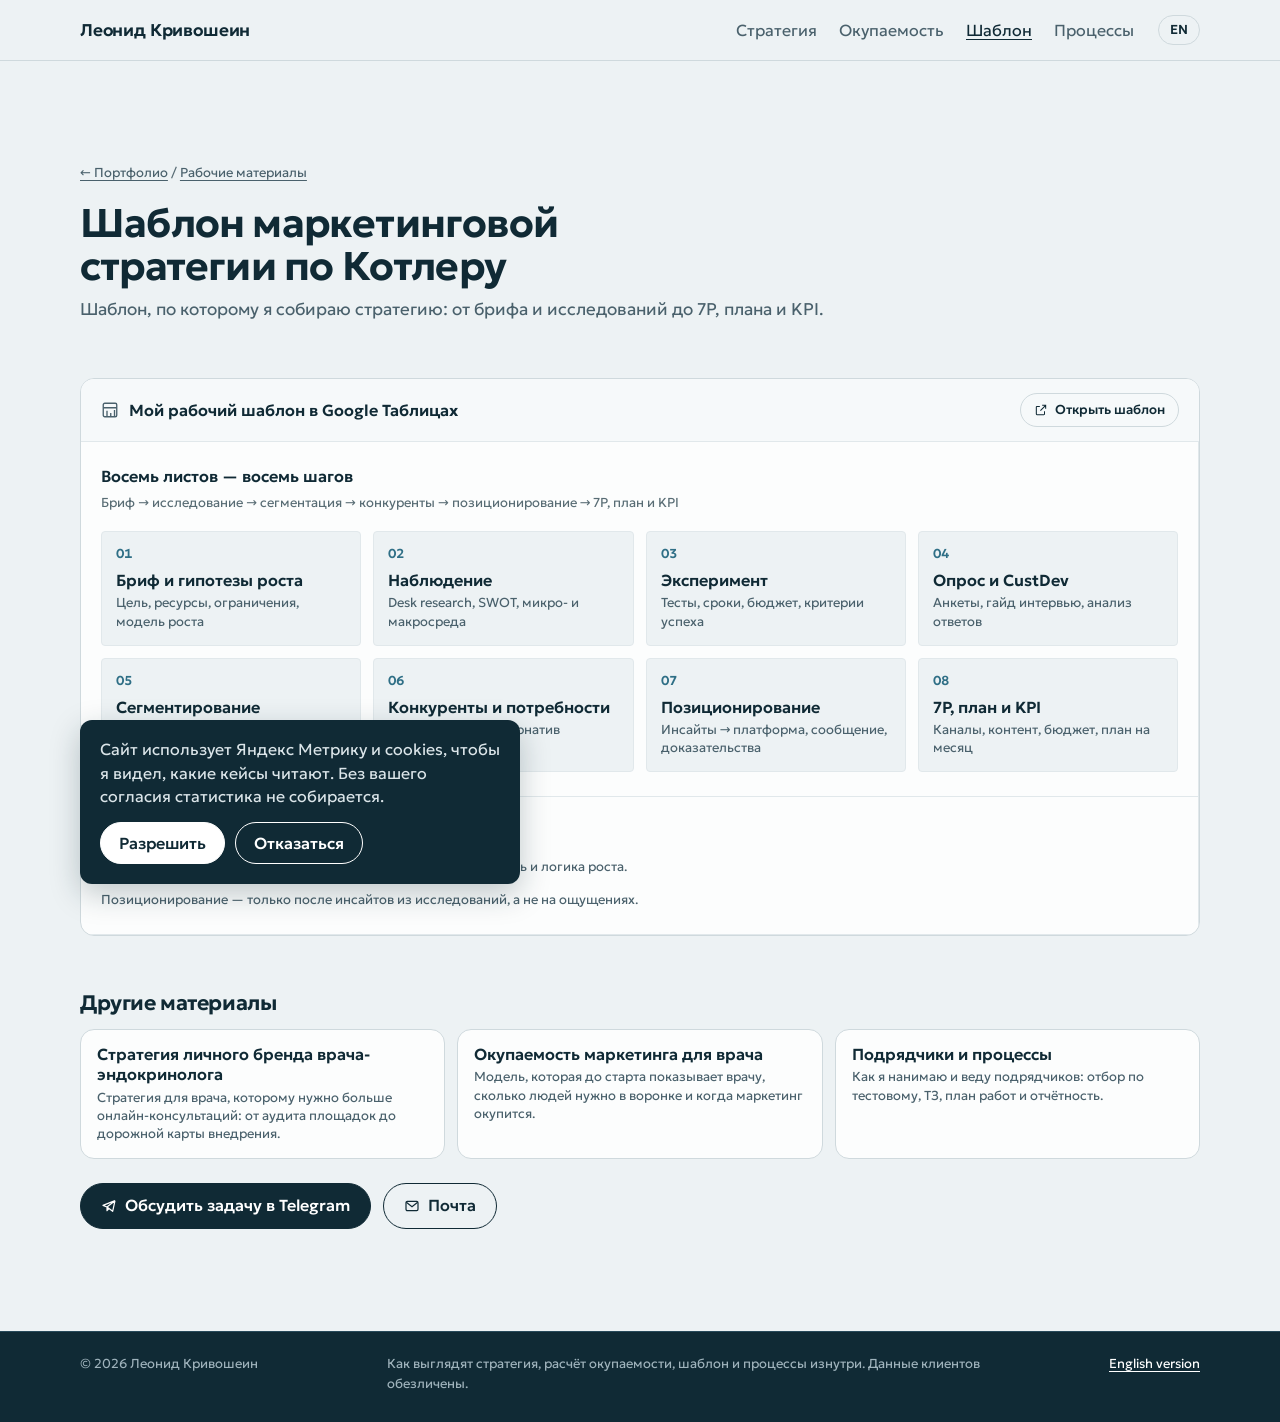
<file: materials/kotler.html>
<!doctype html>
<html lang="ru">
<head>
<meta charset="utf-8">
<meta name="viewport" content="width=device-width, initial-scale=1">
<title>Шаблон маркетинговой стратегии по Котлеру — Леонид Кривошеин</title>
<meta name="description" content="Шаблон, по которому я собираю стратегию: от брифа и исследований до 7P, плана и KPI.">
<meta property="og:type" content="article">
<meta property="og:title" content="Шаблон маркетинговой стратегии по Котлеру — Леонид Кривошеин">
<meta property="og:description" content="Шаблон, по которому я собираю стратегию: от брифа и исследований до 7P, плана и KPI.">
<meta property="og:locale" content="ru_RU">
<meta property="og:image" content="https://leonidken2.github.io/portfolio/assets/og-ru.png">
<meta name="twitter:card" content="summary_large_image">
<meta name="theme-color" content="#edf2f4">
<link rel="alternate" hreflang="ru" href="https://leonidken2.github.io/portfolio/materials/kotler.html"><link rel="alternate" hreflang="en" href="https://leonidken2.github.io/portfolio/en/materials/kotler.html"><link rel="canonical" href="https://leonidken2.github.io/portfolio/materials/kotler.html">
<link rel="icon" href="../assets/favicon.svg" type="image/svg+xml">
<link rel="preload" href="../assets/fonts/geologica-cyrillic-full-normal.woff2" as="font" type="font/woff2" crossorigin>
<link rel="stylesheet" href="../assets/style.css">
<script>document.documentElement.className+=" js"</script>
<script>
window.__loadMetrika=function(){
(function(m,e,t,r,i,k,a){m[i]=m[i]||function(){(m[i].a=m[i].a||[]).push(arguments)};
m[i].l=1*new Date();for(var j=0;j<document.scripts.length;j++){if(document.scripts[j].src===r){return;}}
k=e.createElement(t),a=e.getElementsByTagName(t)[0],k.async=1,k.src=r,a.parentNode.insertBefore(k,a)})
(window,document,"script","https://mc.yandex.ru/metrika/tag.js","ym");
ym(113589015,"init",{clickmap:true,trackLinks:true,accurateTrackBounce:true,webvisor:true,params:{lang:"ru"}});
};
</script>
</head>
<body data-ym="113589015">
<a class="skip" href="#main">К содержанию</a>
<header class="topbar"><div class="wrap">
  <a class="brand" href="../">Леонид Кривошеин</a>
  <nav class="nav" aria-label="Рабочие материалы"><a href="strategy.html">Стратегия</a><a href="payback.html">Окупаемость</a><a href="kotler.html" aria-current="page">Шаблон</a><a href="team.html">Процессы</a></nav>
  <a class="lang" href="../en/materials/kotler.html" hreflang="en" title="English version" data-goal="lang_switch">EN</a>
</div></header>

<main id="main">
<section class="section toolkit"><div class="wrap">
  <p class="tk-crumbs"><a href="../">← Портфолио</a> <span aria-hidden="true">/</span> <a href="./">Рабочие материалы</a></p>
  <div class="section-head tk-head"><h1 class="tk-h1">Шаблон маркетинговой стратегии по Котлеру</h1><p>Шаблон, по которому я собираю стратегию: от брифа и исследований до 7P, плана и KPI.</p></div>
  <div class="dash" id="tk-kotler">
  <div class="dash-bar"><div class="dash-title"><svg viewBox="0 0 24 24" fill="none" stroke="currentColor" stroke-width="1.8" aria-hidden="true"><rect x="3" y="3" width="18" height="18" rx="2"/><path d="M3 9h18M8 21v-8M13 21v-5M18 21V12"/></svg><h3>Мой рабочий шаблон в Google Таблицах</h3><span></span></div><a class="tbl-toggle" href="https://docs.google.com/spreadsheets/d/1yJVHpT7fT-HukwT6YYUo5ko12PZ7YXVCxUG9T5wcmA8/edit?usp=sharing" target="_blank" rel="noopener" data-goal="template_open"><svg viewBox="0 0 24 24" fill="none" stroke="currentColor" stroke-width="1.8" aria-hidden="true"><path d="M14 4h6v6M20 4l-9 9M18 14v5a1 1 0 0 1-1 1H5a1 1 0 0 1-1-1V7a1 1 0 0 1 1-1h5"/></svg><span>Открыть шаблон</span></a></div>
  <div class="panels">
    <section class="panel wide"><h4>Восемь листов — восемь шагов</h4><p class="sub">Бриф → исследование → сегментация → конкуренты → позиционирование → 7P, план и KPI</p><ol class="tk-grid"><li><span class="tk-n">01</span><h5>Бриф и гипотезы роста</h5><p>Цель, ресурсы, ограничения, модель роста</p></li><li><span class="tk-n">02</span><h5>Наблюдение</h5><p>Desk research, SWOT, микро- и макросреда</p></li><li><span class="tk-n">03</span><h5>Эксперимент</h5><p>Тесты, сроки, бюджет, критерии успеха</p></li><li><span class="tk-n">04</span><h5>Опрос и CustDev</h5><p>Анкеты, гайд интервью, анализ ответов</p></li><li><span class="tk-n">05</span><h5>Сегментирование</h5><p>Поведение, мотивы, ядро аудитории</p></li><li><span class="tk-n">06</span><h5>Конкуренты и потребности</h5><p>Карта рынка и альтернатив</p></li><li><span class="tk-n">07</span><h5>Позиционирование</h5><p>Инсайты → платформа, сообщение, доказательства</p></li><li><span class="tk-n">08</span><h5>7P, план и KPI</h5><p>Каналы, контент, бюджет, план на месяц</p></li></ol></section>
    <section class="panel wide"><h4>Два правила шаблона</h4><p class="panel-note">Не переходить к каналам и контенту, пока не зафиксированы цель и логика роста.</p><p class="panel-note">Позиционирование — только после инсайтов из исследований, а не на ощущениях.</p></section>
  </div>
</div>
  <div class="tk-foot">
    <h2>Другие материалы</h2>
    <nav class="tk-others" aria-label="Другие материалы"><a href="strategy.html"><span class="index-title">Стратегия личного бренда врача-эндокринолога</span><span class="index-desc">Стратегия для врача, которому нужно больше онлайн-консультаций: от аудита площадок до дорожной карты внедрения.</span></a><a href="payback.html"><span class="index-title">Окупаемость маркетинга для врача</span><span class="index-desc">Модель, которая до старта показывает врачу, сколько людей нужно в воронке и когда маркетинг окупится.</span></a><a href="team.html"><span class="index-title">Подрядчики и процессы</span><span class="index-desc">Как я нанимаю и веду подрядчиков: отбор по тестовому, ТЗ, план работ и отчётность.</span></a></nav>
    <div class="actions"><a class="btn btn-solid" href="https://t.me/leokrivoshein" target="_blank" rel="noopener" data-goal="telegram"><svg viewBox="0 0 24 24" fill="none" stroke="currentColor" stroke-width="1.8" stroke-linejoin="round" aria-hidden="true"><path d="M21 4 3 11l6 2.5M21 4l-3.5 16-8.5-6.5M21 4 9 13.5V19l3-3.2"/></svg>Обсудить задачу в Telegram</a><a class="btn btn-line" href="mailto:kriwoshein.leonid248@gmail.com" data-goal="email"><svg viewBox="0 0 24 24" fill="none" stroke="currentColor" stroke-width="1.8" aria-hidden="true"><rect x="3" y="5" width="18" height="14" rx="2"/><path d="m3.5 6.5 8.5 6.5 8.5-6.5"/></svg>Почта</a></div>
  </div>
</div></section>
</main>

<footer class="footer"><div class="wrap">
  <p>© 2026 Леонид Кривошеин</p>
  <p>Как выглядят стратегия, расчёт окупаемости, шаблон и процессы изнутри. Данные клиентов обезличены.</p>
  <p><a href="../en/materials/kotler.html" hreflang="en" data-goal="lang_switch">English version</a> <button type="button" class="linkbtn" data-consent-open hidden>Настройки cookies</button></p>
</div></footer>
<div class="consent" id="consent" role="region" aria-label="Cookies" hidden><p>Сайт использует Яндекс Метрику и cookies, чтобы я видел, какие кейсы читают. Без вашего согласия статистика не собирается.</p><div class="consent-actions"><button type="button" class="btn btn-solid" data-consent="yes">Разрешить</button><button type="button" class="btn btn-line" data-consent="no">Отказаться</button></div></div>
<script src="../assets/app.js" defer></script>
</body>
</html>
</file>
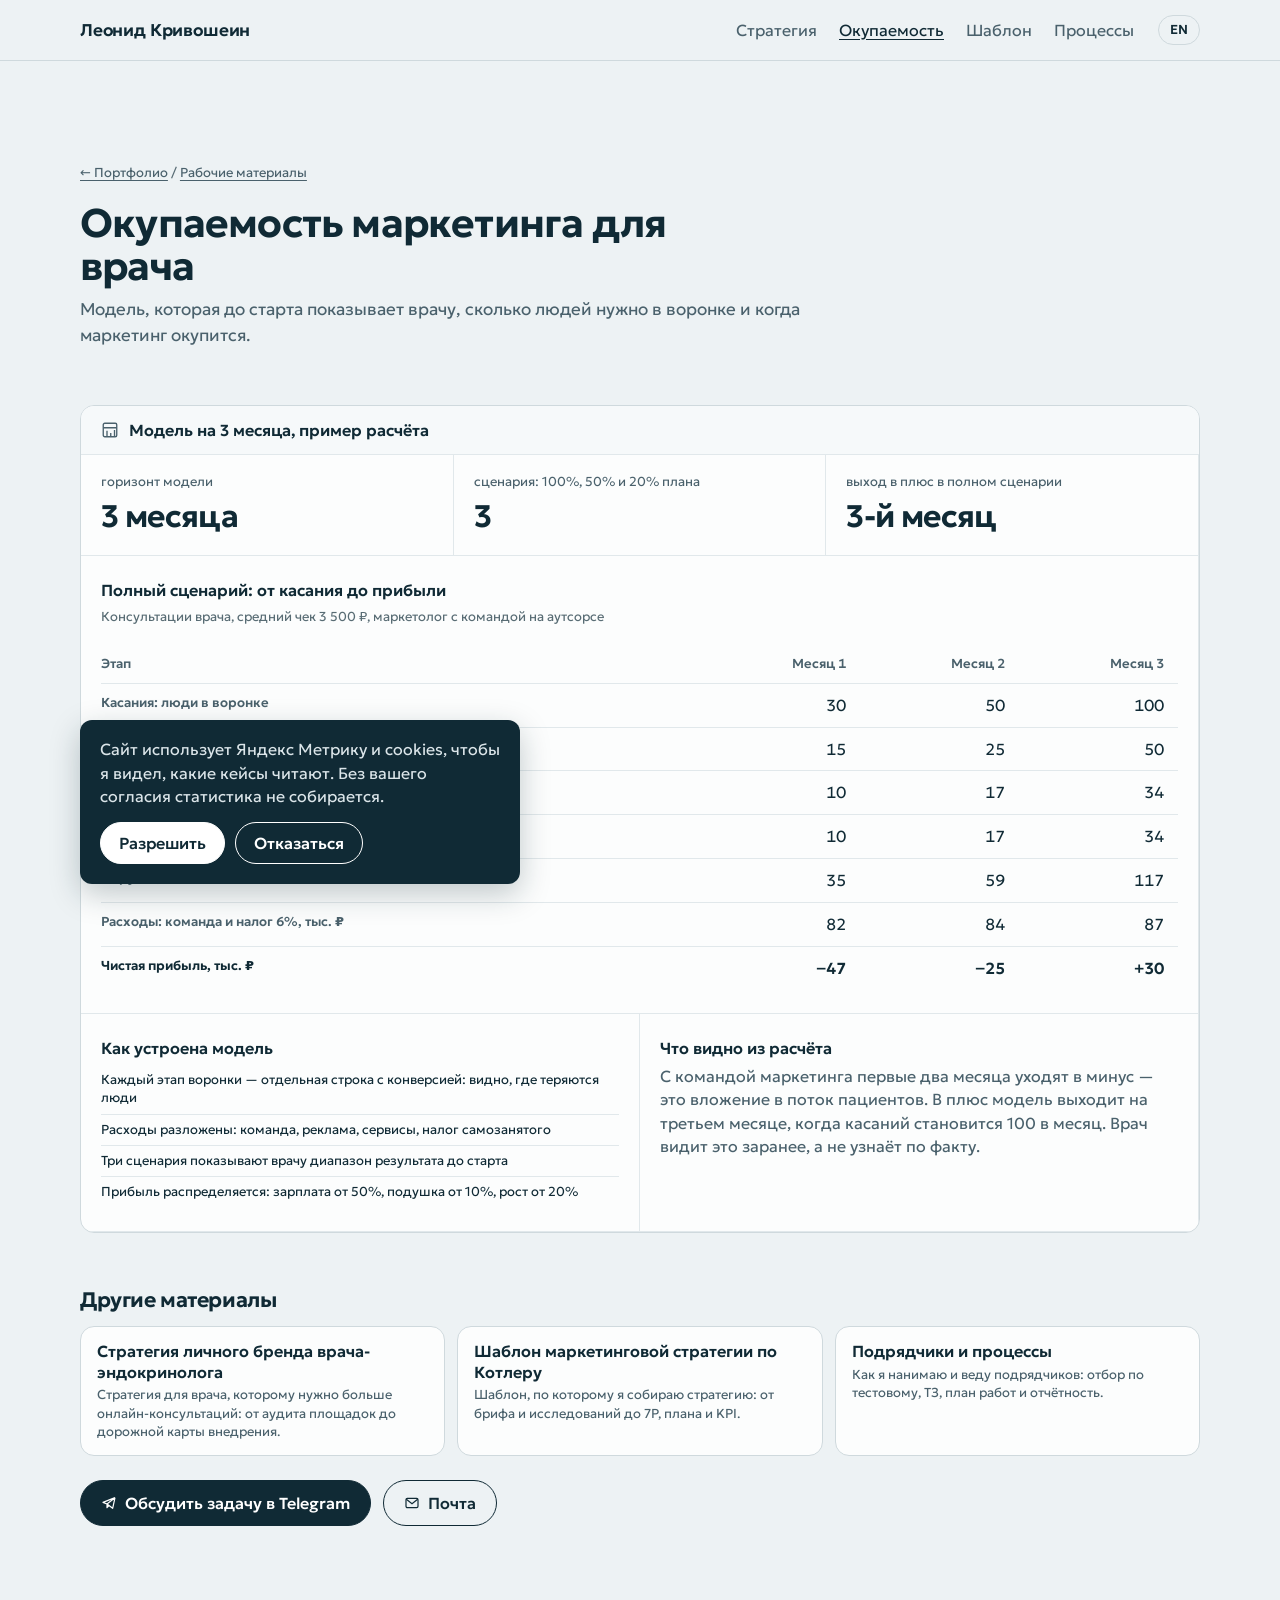
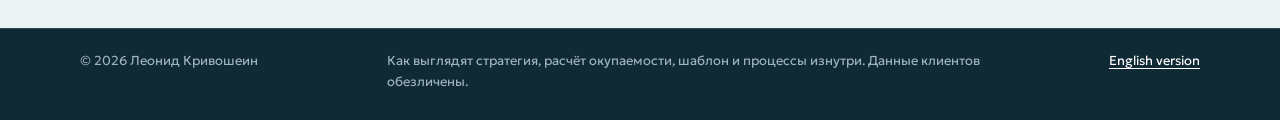
<file: materials/payback.html>
<!doctype html>
<html lang="ru">
<head>
<meta charset="utf-8">
<meta name="viewport" content="width=device-width, initial-scale=1">
<title>Окупаемость маркетинга для врача — Леонид Кривошеин</title>
<meta name="description" content="Модель, которая до старта показывает врачу, сколько людей нужно в воронке и когда маркетинг окупится.">
<meta property="og:type" content="article">
<meta property="og:title" content="Окупаемость маркетинга для врача — Леонид Кривошеин">
<meta property="og:description" content="Модель, которая до старта показывает врачу, сколько людей нужно в воронке и когда маркетинг окупится.">
<meta property="og:locale" content="ru_RU">
<meta property="og:image" content="https://leonidken2.github.io/portfolio/assets/og-ru.png">
<meta name="twitter:card" content="summary_large_image">
<meta name="theme-color" content="#edf2f4">
<link rel="alternate" hreflang="ru" href="https://leonidken2.github.io/portfolio/materials/payback.html"><link rel="alternate" hreflang="en" href="https://leonidken2.github.io/portfolio/en/materials/payback.html"><link rel="canonical" href="https://leonidken2.github.io/portfolio/materials/payback.html">
<link rel="icon" href="../assets/favicon.svg" type="image/svg+xml">
<link rel="preload" href="../assets/fonts/geologica-cyrillic-full-normal.woff2" as="font" type="font/woff2" crossorigin>
<link rel="stylesheet" href="../assets/style.css">
<script>document.documentElement.className+=" js"</script>
<script>
window.__loadMetrika=function(){
(function(m,e,t,r,i,k,a){m[i]=m[i]||function(){(m[i].a=m[i].a||[]).push(arguments)};
m[i].l=1*new Date();for(var j=0;j<document.scripts.length;j++){if(document.scripts[j].src===r){return;}}
k=e.createElement(t),a=e.getElementsByTagName(t)[0],k.async=1,k.src=r,a.parentNode.insertBefore(k,a)})
(window,document,"script","https://mc.yandex.ru/metrika/tag.js","ym");
ym(113589015,"init",{clickmap:true,trackLinks:true,accurateTrackBounce:true,webvisor:true,params:{lang:"ru"}});
};
</script>
</head>
<body data-ym="113589015">
<a class="skip" href="#main">К содержанию</a>
<header class="topbar"><div class="wrap">
  <a class="brand" href="../">Леонид Кривошеин</a>
  <nav class="nav" aria-label="Рабочие материалы"><a href="strategy.html">Стратегия</a><a href="payback.html" aria-current="page">Окупаемость</a><a href="kotler.html">Шаблон</a><a href="team.html">Процессы</a></nav>
  <a class="lang" href="../en/materials/payback.html" hreflang="en" title="English version" data-goal="lang_switch">EN</a>
</div></header>

<main id="main">
<section class="section toolkit"><div class="wrap">
  <p class="tk-crumbs"><a href="../">← Портфолио</a> <span aria-hidden="true">/</span> <a href="./">Рабочие материалы</a></p>
  <div class="section-head tk-head"><h1 class="tk-h1">Окупаемость маркетинга для врача</h1><p>Модель, которая до старта показывает врачу, сколько людей нужно в воронке и когда маркетинг окупится.</p></div>
  <div class="dash" id="tk-payback">
  <div class="dash-bar"><div class="dash-title"><svg viewBox="0 0 24 24" fill="none" stroke="currentColor" stroke-width="1.8" aria-hidden="true"><rect x="3" y="3" width="18" height="18" rx="2"/><path d="M3 9h18M8 21v-8M13 21v-5M18 21V12"/></svg><h3>Модель на 3 месяца, пример расчёта</h3><span></span></div></div>
  <div class="kpis"><div class="kpi"><div class="kpi-label">горизонт модели</div><div class="kpi-value">3 месяца</div></div><div class="kpi"><div class="kpi-label">сценария: 100%, 50% и 20% плана</div><div class="kpi-value">3</div></div><div class="kpi"><div class="kpi-label">выход в плюс в полном сценарии</div><div class="kpi-value">3-й месяц</div></div></div>
  <div class="panels">
    <section class="panel wide"><h4>Полный сценарий: от касания до прибыли</h4><p class="sub">Консультации врача, средний чек 3 500 ₽, маркетолог с командой на аутсорсе</p><div class="tk-table"><table class="dtable"><caption>Полный сценарий: от касания до прибыли</caption><thead><tr><th scope="col">Этап</th><th scope="col" class="num">Месяц 1</th><th scope="col" class="num">Месяц 2</th><th scope="col" class="num">Месяц 3</th></tr></thead><tbody><tr><th scope="row">Касания: люди в воронке</th><td class="num">30</td><td class="num">50</td><td class="num">100</td></tr><tr><th scope="row">Дошли до диалога, 50%</th><td class="num">15</td><td class="num">25</td><td class="num">50</td></tr><tr><th scope="row">Оставили заявку, 67%</th><td class="num">10</td><td class="num">17</td><td class="num">34</td></tr><tr><th scope="row">Оплатили, 100%</th><td class="num">10</td><td class="num">17</td><td class="num">34</td></tr><tr><th scope="row">Выручка, тыс. ₽</th><td class="num">35</td><td class="num">59</td><td class="num">117</td></tr><tr><th scope="row">Расходы: команда и налог 6%, тыс. ₽</th><td class="num">82</td><td class="num">84</td><td class="num">87</td></tr><tr><th scope="row">Чистая прибыль, тыс. ₽</th><td class="num">−47</td><td class="num">−25</td><td class="num">+30</td></tr></tbody></table></div></section>
    <section class="panel"><h4>Как устроена модель</h4><ul class="crit"><li>Каждый этап воронки — отдельная строка с конверсией: видно, где теряются люди</li><li>Расходы разложены: команда, реклама, сервисы, налог самозанятого</li><li>Три сценария показывают врачу диапазон результата до старта</li><li>Прибыль распределяется: зарплата от 50%, подушка от 10%, рост от 20%</li></ul></section>
    <section class="panel"><h4>Что видно из расчёта</h4><p class="panel-note tk-note">С командой маркетинга первые два месяца уходят в минус — это вложение в поток пациентов. В плюс модель выходит на третьем месяце, когда касаний становится 100 в месяц. Врач видит это заранее, а не узнаёт по факту.</p></section>
  </div>
</div>
  <div class="tk-foot">
    <h2>Другие материалы</h2>
    <nav class="tk-others" aria-label="Другие материалы"><a href="strategy.html"><span class="index-title">Стратегия личного бренда врача-эндокринолога</span><span class="index-desc">Стратегия для врача, которому нужно больше онлайн-консультаций: от аудита площадок до дорожной карты внедрения.</span></a><a href="kotler.html"><span class="index-title">Шаблон маркетинговой стратегии по Котлеру</span><span class="index-desc">Шаблон, по которому я собираю стратегию: от брифа и исследований до 7P, плана и KPI.</span></a><a href="team.html"><span class="index-title">Подрядчики и процессы</span><span class="index-desc">Как я нанимаю и веду подрядчиков: отбор по тестовому, ТЗ, план работ и отчётность.</span></a></nav>
    <div class="actions"><a class="btn btn-solid" href="https://t.me/leokrivoshein" target="_blank" rel="noopener" data-goal="telegram"><svg viewBox="0 0 24 24" fill="none" stroke="currentColor" stroke-width="1.8" stroke-linejoin="round" aria-hidden="true"><path d="M21 4 3 11l6 2.5M21 4l-3.5 16-8.5-6.5M21 4 9 13.5V19l3-3.2"/></svg>Обсудить задачу в Telegram</a><a class="btn btn-line" href="mailto:kriwoshein.leonid248@gmail.com" data-goal="email"><svg viewBox="0 0 24 24" fill="none" stroke="currentColor" stroke-width="1.8" aria-hidden="true"><rect x="3" y="5" width="18" height="14" rx="2"/><path d="m3.5 6.5 8.5 6.5 8.5-6.5"/></svg>Почта</a></div>
  </div>
</div></section>
</main>

<footer class="footer"><div class="wrap">
  <p>© 2026 Леонид Кривошеин</p>
  <p>Как выглядят стратегия, расчёт окупаемости, шаблон и процессы изнутри. Данные клиентов обезличены.</p>
  <p><a href="../en/materials/payback.html" hreflang="en" data-goal="lang_switch">English version</a> <button type="button" class="linkbtn" data-consent-open hidden>Настройки cookies</button></p>
</div></footer>
<div class="consent" id="consent" role="region" aria-label="Cookies" hidden><p>Сайт использует Яндекс Метрику и cookies, чтобы я видел, какие кейсы читают. Без вашего согласия статистика не собирается.</p><div class="consent-actions"><button type="button" class="btn btn-solid" data-consent="yes">Разрешить</button><button type="button" class="btn btn-line" data-consent="no">Отказаться</button></div></div>
<script src="../assets/app.js" defer></script>
</body>
</html>
</file>
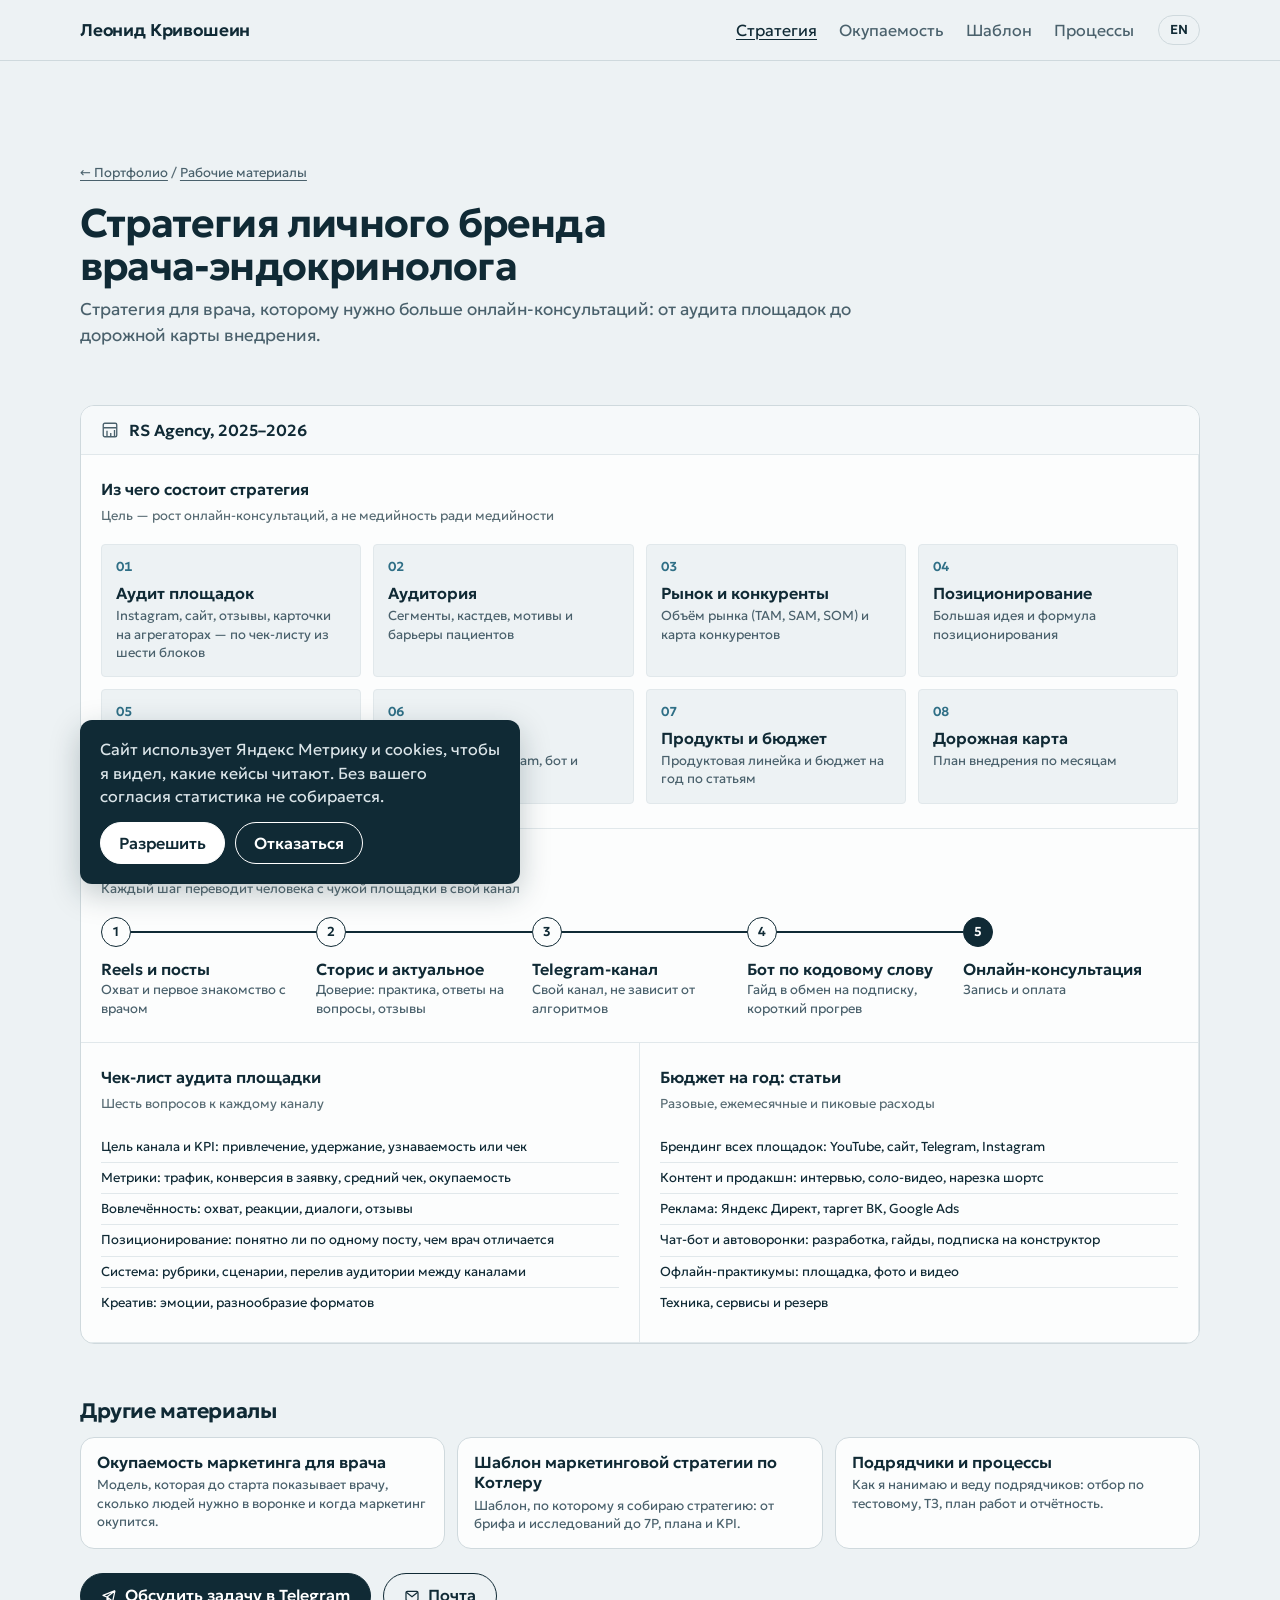
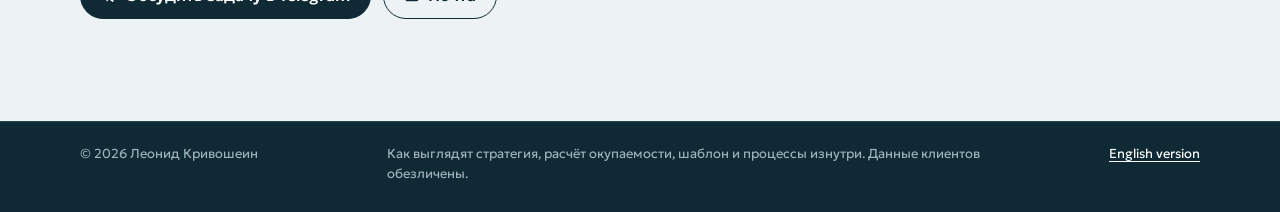
<file: materials/strategy.html>
<!doctype html>
<html lang="ru">
<head>
<meta charset="utf-8">
<meta name="viewport" content="width=device-width, initial-scale=1">
<title>Стратегия личного бренда врача-эндокринолога — Леонид Кривошеин</title>
<meta name="description" content="Стратегия для врача, которому нужно больше онлайн-консультаций: от аудита площадок до дорожной карты внедрения.">
<meta property="og:type" content="article">
<meta property="og:title" content="Стратегия личного бренда врача-эндокринолога — Леонид Кривошеин">
<meta property="og:description" content="Стратегия для врача, которому нужно больше онлайн-консультаций: от аудита площадок до дорожной карты внедрения.">
<meta property="og:locale" content="ru_RU">
<meta property="og:image" content="https://leonidken2.github.io/portfolio/assets/og-ru.png">
<meta name="twitter:card" content="summary_large_image">
<meta name="theme-color" content="#edf2f4">
<link rel="alternate" hreflang="ru" href="https://leonidken2.github.io/portfolio/materials/strategy.html"><link rel="alternate" hreflang="en" href="https://leonidken2.github.io/portfolio/en/materials/strategy.html"><link rel="canonical" href="https://leonidken2.github.io/portfolio/materials/strategy.html">
<link rel="icon" href="../assets/favicon.svg" type="image/svg+xml">
<link rel="preload" href="../assets/fonts/geologica-cyrillic-full-normal.woff2" as="font" type="font/woff2" crossorigin>
<link rel="stylesheet" href="../assets/style.css">
<script>document.documentElement.className+=" js"</script>
<script>
window.__loadMetrika=function(){
(function(m,e,t,r,i,k,a){m[i]=m[i]||function(){(m[i].a=m[i].a||[]).push(arguments)};
m[i].l=1*new Date();for(var j=0;j<document.scripts.length;j++){if(document.scripts[j].src===r){return;}}
k=e.createElement(t),a=e.getElementsByTagName(t)[0],k.async=1,k.src=r,a.parentNode.insertBefore(k,a)})
(window,document,"script","https://mc.yandex.ru/metrika/tag.js","ym");
ym(113589015,"init",{clickmap:true,trackLinks:true,accurateTrackBounce:true,webvisor:true,params:{lang:"ru"}});
};
</script>
</head>
<body data-ym="113589015">
<a class="skip" href="#main">К содержанию</a>
<header class="topbar"><div class="wrap">
  <a class="brand" href="../">Леонид Кривошеин</a>
  <nav class="nav" aria-label="Рабочие материалы"><a href="strategy.html" aria-current="page">Стратегия</a><a href="payback.html">Окупаемость</a><a href="kotler.html">Шаблон</a><a href="team.html">Процессы</a></nav>
  <a class="lang" href="../en/materials/strategy.html" hreflang="en" title="English version" data-goal="lang_switch">EN</a>
</div></header>

<main id="main">
<section class="section toolkit"><div class="wrap">
  <p class="tk-crumbs"><a href="../">← Портфолио</a> <span aria-hidden="true">/</span> <a href="./">Рабочие материалы</a></p>
  <div class="section-head tk-head"><h1 class="tk-h1">Стратегия личного бренда врача-эндокринолога</h1><p>Стратегия для врача, которому нужно больше онлайн-консультаций: от аудита площадок до дорожной карты внедрения.</p></div>
  <div class="dash" id="tk-strategy">
  <div class="dash-bar"><div class="dash-title"><svg viewBox="0 0 24 24" fill="none" stroke="currentColor" stroke-width="1.8" aria-hidden="true"><rect x="3" y="3" width="18" height="18" rx="2"/><path d="M3 9h18M8 21v-8M13 21v-5M18 21V12"/></svg><h3>RS Agency, 2025–2026</h3><span></span></div></div>
  <div class="panels">
    <section class="panel wide"><h4>Из чего состоит стратегия</h4><p class="sub">Цель — рост онлайн-консультаций, а не медийность ради медийности</p><ol class="tk-grid"><li><span class="tk-n">01</span><h5>Аудит площадок</h5><p>Instagram, сайт, отзывы, карточки на агрегаторах — по чек-листу из шести блоков</p></li><li><span class="tk-n">02</span><h5>Аудитория</h5><p>Сегменты, кастдев, мотивы и барьеры пациентов</p></li><li><span class="tk-n">03</span><h5>Рынок и конкуренты</h5><p>Объём рынка (TAM, SAM, SOM) и карта конкурентов</p></li><li><span class="tk-n">04</span><h5>Позиционирование</h5><p>Большая идея и формула позиционирования</p></li><li><span class="tk-n">05</span><h5>Контент-система</h5><p>Рубрики, банк сценариев, ритм сторис</p></li><li><span class="tk-n">06</span><h5>Воронка</h5><p>Из Instagram в Telegram, бот и консультация</p></li><li><span class="tk-n">07</span><h5>Продукты и бюджет</h5><p>Продуктовая линейка и бюджет на год по статьям</p></li><li><span class="tk-n">08</span><h5>Дорожная карта</h5><p>План внедрения по месяцам</p></li></ol></section>
    <section class="panel wide"><h4>Воронка: от контента до консультации</h4><p class="sub">Каждый шаг переводит человека с чужой площадки в свой канал</p><ol class="chain" style="--n:5"><li><span class="dot">1</span><h5>Reels и посты</h5><p>Охват и первое знакомство с врачом</p></li><li><span class="dot">2</span><h5>Сторис и актуальное</h5><p>Доверие: практика, ответы на вопросы, отзывы</p></li><li><span class="dot">3</span><h5>Telegram-канал</h5><p>Свой канал, не зависит от алгоритмов</p></li><li><span class="dot">4</span><h5>Бот по кодовому слову</h5><p>Гайд в обмен на подписку, короткий прогрев</p></li><li class="end"><span class="dot">5</span><h5>Онлайн-консультация</h5><p>Запись и оплата</p></li></ol></section>
    <section class="panel"><h4>Чек-лист аудита площадки</h4><p class="sub">Шесть вопросов к каждому каналу</p><ul class="crit"><li>Цель канала и KPI: привлечение, удержание, узнаваемость или чек</li><li>Метрики: трафик, конверсия в заявку, средний чек, окупаемость</li><li>Вовлечённость: охват, реакции, диалоги, отзывы</li><li>Позиционирование: понятно ли по одному посту, чем врач отличается</li><li>Система: рубрики, сценарии, перелив аудитории между каналами</li><li>Креатив: эмоции, разнообразие форматов</li></ul></section>
    <section class="panel"><h4>Бюджет на год: статьи</h4><p class="sub">Разовые, ежемесячные и пиковые расходы</p><ul class="crit"><li>Брендинг всех площадок: YouTube, сайт, Telegram, Instagram</li><li>Контент и продакшн: интервью, соло-видео, нарезка шортс</li><li>Реклама: Яндекс Директ, таргет ВК, Google Ads</li><li>Чат-бот и автоворонки: разработка, гайды, подписка на конструктор</li><li>Офлайн-практикумы: площадка, фото и видео</li><li>Техника, сервисы и резерв</li></ul></section>
  </div>
</div>
  <div class="tk-foot">
    <h2>Другие материалы</h2>
    <nav class="tk-others" aria-label="Другие материалы"><a href="payback.html"><span class="index-title">Окупаемость маркетинга для врача</span><span class="index-desc">Модель, которая до старта показывает врачу, сколько людей нужно в воронке и когда маркетинг окупится.</span></a><a href="kotler.html"><span class="index-title">Шаблон маркетинговой стратегии по Котлеру</span><span class="index-desc">Шаблон, по которому я собираю стратегию: от брифа и исследований до 7P, плана и KPI.</span></a><a href="team.html"><span class="index-title">Подрядчики и процессы</span><span class="index-desc">Как я нанимаю и веду подрядчиков: отбор по тестовому, ТЗ, план работ и отчётность.</span></a></nav>
    <div class="actions"><a class="btn btn-solid" href="https://t.me/leokrivoshein" target="_blank" rel="noopener" data-goal="telegram"><svg viewBox="0 0 24 24" fill="none" stroke="currentColor" stroke-width="1.8" stroke-linejoin="round" aria-hidden="true"><path d="M21 4 3 11l6 2.5M21 4l-3.5 16-8.5-6.5M21 4 9 13.5V19l3-3.2"/></svg>Обсудить задачу в Telegram</a><a class="btn btn-line" href="mailto:kriwoshein.leonid248@gmail.com" data-goal="email"><svg viewBox="0 0 24 24" fill="none" stroke="currentColor" stroke-width="1.8" aria-hidden="true"><rect x="3" y="5" width="18" height="14" rx="2"/><path d="m3.5 6.5 8.5 6.5 8.5-6.5"/></svg>Почта</a></div>
  </div>
</div></section>
</main>

<footer class="footer"><div class="wrap">
  <p>© 2026 Леонид Кривошеин</p>
  <p>Как выглядят стратегия, расчёт окупаемости, шаблон и процессы изнутри. Данные клиентов обезличены.</p>
  <p><a href="../en/materials/strategy.html" hreflang="en" data-goal="lang_switch">English version</a> <button type="button" class="linkbtn" data-consent-open hidden>Настройки cookies</button></p>
</div></footer>
<div class="consent" id="consent" role="region" aria-label="Cookies" hidden><p>Сайт использует Яндекс Метрику и cookies, чтобы я видел, какие кейсы читают. Без вашего согласия статистика не собирается.</p><div class="consent-actions"><button type="button" class="btn btn-solid" data-consent="yes">Разрешить</button><button type="button" class="btn btn-line" data-consent="no">Отказаться</button></div></div>
<script src="../assets/app.js" defer></script>
</body>
</html>
</file>
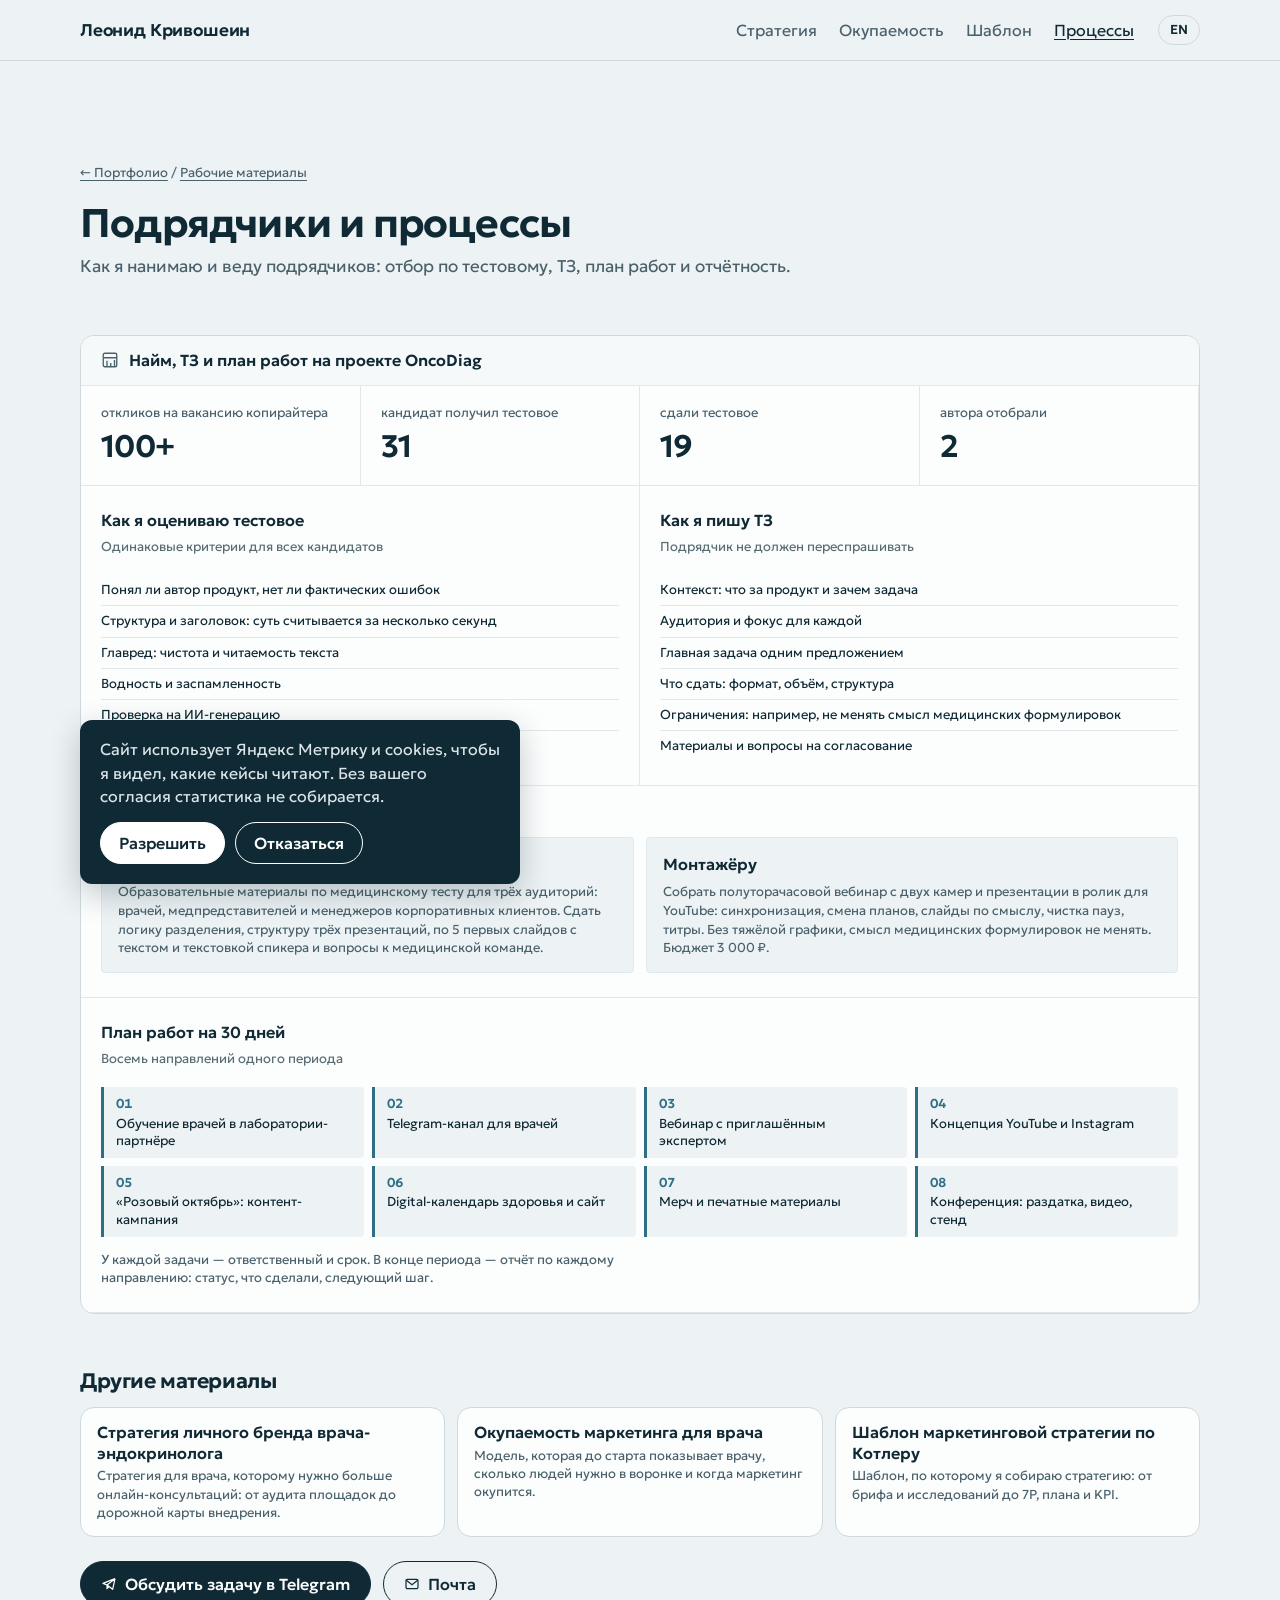
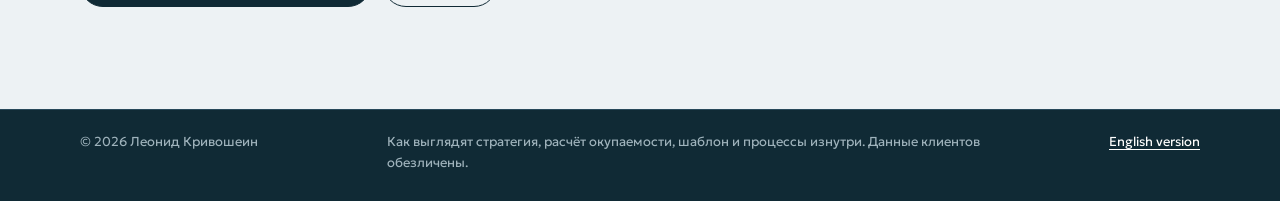
<file: materials/team.html>
<!doctype html>
<html lang="ru">
<head>
<meta charset="utf-8">
<meta name="viewport" content="width=device-width, initial-scale=1">
<title>Подрядчики и процессы — Леонид Кривошеин</title>
<meta name="description" content="Как я нанимаю и веду подрядчиков: отбор по тестовому, ТЗ, план работ и отчётность.">
<meta property="og:type" content="article">
<meta property="og:title" content="Подрядчики и процессы — Леонид Кривошеин">
<meta property="og:description" content="Как я нанимаю и веду подрядчиков: отбор по тестовому, ТЗ, план работ и отчётность.">
<meta property="og:locale" content="ru_RU">
<meta property="og:image" content="https://leonidken2.github.io/portfolio/assets/og-ru.png">
<meta name="twitter:card" content="summary_large_image">
<meta name="theme-color" content="#edf2f4">
<link rel="alternate" hreflang="ru" href="https://leonidken2.github.io/portfolio/materials/team.html"><link rel="alternate" hreflang="en" href="https://leonidken2.github.io/portfolio/en/materials/team.html"><link rel="canonical" href="https://leonidken2.github.io/portfolio/materials/team.html">
<link rel="icon" href="../assets/favicon.svg" type="image/svg+xml">
<link rel="preload" href="../assets/fonts/geologica-cyrillic-full-normal.woff2" as="font" type="font/woff2" crossorigin>
<link rel="stylesheet" href="../assets/style.css">
<script>document.documentElement.className+=" js"</script>
<script>
window.__loadMetrika=function(){
(function(m,e,t,r,i,k,a){m[i]=m[i]||function(){(m[i].a=m[i].a||[]).push(arguments)};
m[i].l=1*new Date();for(var j=0;j<document.scripts.length;j++){if(document.scripts[j].src===r){return;}}
k=e.createElement(t),a=e.getElementsByTagName(t)[0],k.async=1,k.src=r,a.parentNode.insertBefore(k,a)})
(window,document,"script","https://mc.yandex.ru/metrika/tag.js","ym");
ym(113589015,"init",{clickmap:true,trackLinks:true,accurateTrackBounce:true,webvisor:true,params:{lang:"ru"}});
};
</script>
</head>
<body data-ym="113589015">
<a class="skip" href="#main">К содержанию</a>
<header class="topbar"><div class="wrap">
  <a class="brand" href="../">Леонид Кривошеин</a>
  <nav class="nav" aria-label="Рабочие материалы"><a href="strategy.html">Стратегия</a><a href="payback.html">Окупаемость</a><a href="kotler.html">Шаблон</a><a href="team.html" aria-current="page">Процессы</a></nav>
  <a class="lang" href="../en/materials/team.html" hreflang="en" title="English version" data-goal="lang_switch">EN</a>
</div></header>

<main id="main">
<section class="section toolkit"><div class="wrap">
  <p class="tk-crumbs"><a href="../">← Портфолио</a> <span aria-hidden="true">/</span> <a href="./">Рабочие материалы</a></p>
  <div class="section-head tk-head"><h1 class="tk-h1">Подрядчики и процессы</h1><p>Как я нанимаю и веду подрядчиков: отбор по тестовому, ТЗ, план работ и отчётность.</p></div>
  <div class="dash" id="tk-team">
  <div class="dash-bar"><div class="dash-title"><svg viewBox="0 0 24 24" fill="none" stroke="currentColor" stroke-width="1.8" aria-hidden="true"><rect x="3" y="3" width="18" height="18" rx="2"/><path d="M3 9h18M8 21v-8M13 21v-5M18 21V12"/></svg><h3>Найм, ТЗ и план работ на проекте OncoDiag</h3><span></span></div></div>
  <div class="kpis"><div class="kpi"><div class="kpi-label">откликов на вакансию копирайтера</div><div class="kpi-value">100+</div></div><div class="kpi"><div class="kpi-label">кандидат получил тестовое</div><div class="kpi-value">31</div></div><div class="kpi"><div class="kpi-label">сдали тестовое</div><div class="kpi-value">19</div></div><div class="kpi"><div class="kpi-label">автора отобрали</div><div class="kpi-value">2</div></div></div>
  <div class="panels">
    <section class="panel"><h4>Как я оцениваю тестовое</h4><p class="sub">Одинаковые критерии для всех кандидатов</p><ul class="crit"><li>Понял ли автор продукт, нет ли фактических ошибок</li><li>Структура и заголовок: суть считывается за несколько секунд</li><li>Главред: чистота и читаемость текста</li><li>Водность и заспамленность</li><li>Проверка на ИИ-генерацию</li><li>Сроки сдачи и опыт в медицинской нише</li></ul></section>
    <section class="panel"><h4>Как я пишу ТЗ</h4><p class="sub">Подрядчик не должен переспрашивать</p><ul class="crit"><li>Контекст: что за продукт и зачем задача</li><li>Аудитория и фокус для каждой</li><li>Главная задача одним предложением</li><li>Что сдать: формат, объём, структура</li><li>Ограничения: например, не менять смысл медицинских формулировок</li><li>Материалы и вопросы на согласование</li></ul></section>
    <section class="panel wide"><h4>Два ТЗ из практики</h4><ul class="tk-cards"><li><h5>Копирайтеру</h5><p>Образовательные материалы по медицинскому тесту для трёх аудиторий: врачей, медпредставителей и менеджеров корпоративных клиентов. Сдать логику разделения, структуру трёх презентаций, по 5 первых слайдов с текстом и текстовкой спикера и вопросы к медицинской команде.</p></li><li><h5>Монтажёру</h5><p>Собрать полуторачасовой вебинар с двух камер и презентации в ролик для YouTube: синхронизация, смена планов, слайды по смыслу, чистка пауз, титры. Без тяжёлой графики, смысл медицинских формулировок не менять. Бюджет 3 000 ₽.</p></li></ul></section>
    <section class="panel wide"><h4>План работ на 30 дней</h4><p class="sub">Восемь направлений одного периода</p><ol class="tk-plan"><li><span class="tk-n">01</span>Обучение врачей в лаборатории-партнёре</li><li><span class="tk-n">02</span>Telegram-канал для врачей</li><li><span class="tk-n">03</span>Вебинар с приглашённым экспертом</li><li><span class="tk-n">04</span>Концепция YouTube и Instagram</li><li><span class="tk-n">05</span>«Розовый октябрь»: контент-кампания</li><li><span class="tk-n">06</span>Digital-календарь здоровья и сайт</li><li><span class="tk-n">07</span>Мерч и печатные материалы</li><li><span class="tk-n">08</span>Конференция: раздатка, видео, стенд</li></ol>
      <p class="panel-note">У каждой задачи — ответственный и срок. В конце периода — отчёт по каждому направлению: статус, что сделали, следующий шаг.</p></section>
  </div>
</div>
  <div class="tk-foot">
    <h2>Другие материалы</h2>
    <nav class="tk-others" aria-label="Другие материалы"><a href="strategy.html"><span class="index-title">Стратегия личного бренда врача-эндокринолога</span><span class="index-desc">Стратегия для врача, которому нужно больше онлайн-консультаций: от аудита площадок до дорожной карты внедрения.</span></a><a href="payback.html"><span class="index-title">Окупаемость маркетинга для врача</span><span class="index-desc">Модель, которая до старта показывает врачу, сколько людей нужно в воронке и когда маркетинг окупится.</span></a><a href="kotler.html"><span class="index-title">Шаблон маркетинговой стратегии по Котлеру</span><span class="index-desc">Шаблон, по которому я собираю стратегию: от брифа и исследований до 7P, плана и KPI.</span></a></nav>
    <div class="actions"><a class="btn btn-solid" href="https://t.me/leokrivoshein" target="_blank" rel="noopener" data-goal="telegram"><svg viewBox="0 0 24 24" fill="none" stroke="currentColor" stroke-width="1.8" stroke-linejoin="round" aria-hidden="true"><path d="M21 4 3 11l6 2.5M21 4l-3.5 16-8.5-6.5M21 4 9 13.5V19l3-3.2"/></svg>Обсудить задачу в Telegram</a><a class="btn btn-line" href="mailto:kriwoshein.leonid248@gmail.com" data-goal="email"><svg viewBox="0 0 24 24" fill="none" stroke="currentColor" stroke-width="1.8" aria-hidden="true"><rect x="3" y="5" width="18" height="14" rx="2"/><path d="m3.5 6.5 8.5 6.5 8.5-6.5"/></svg>Почта</a></div>
  </div>
</div></section>
</main>

<footer class="footer"><div class="wrap">
  <p>© 2026 Леонид Кривошеин</p>
  <p>Как выглядят стратегия, расчёт окупаемости, шаблон и процессы изнутри. Данные клиентов обезличены.</p>
  <p><a href="../en/materials/team.html" hreflang="en" data-goal="lang_switch">English version</a> <button type="button" class="linkbtn" data-consent-open hidden>Настройки cookies</button></p>
</div></footer>
<div class="consent" id="consent" role="region" aria-label="Cookies" hidden><p>Сайт использует Яндекс Метрику и cookies, чтобы я видел, какие кейсы читают. Без вашего согласия статистика не собирается.</p><div class="consent-actions"><button type="button" class="btn btn-solid" data-consent="yes">Разрешить</button><button type="button" class="btn btn-line" data-consent="no">Отказаться</button></div></div>
<script src="../assets/app.js" defer></script>
</body>
</html>
</file>
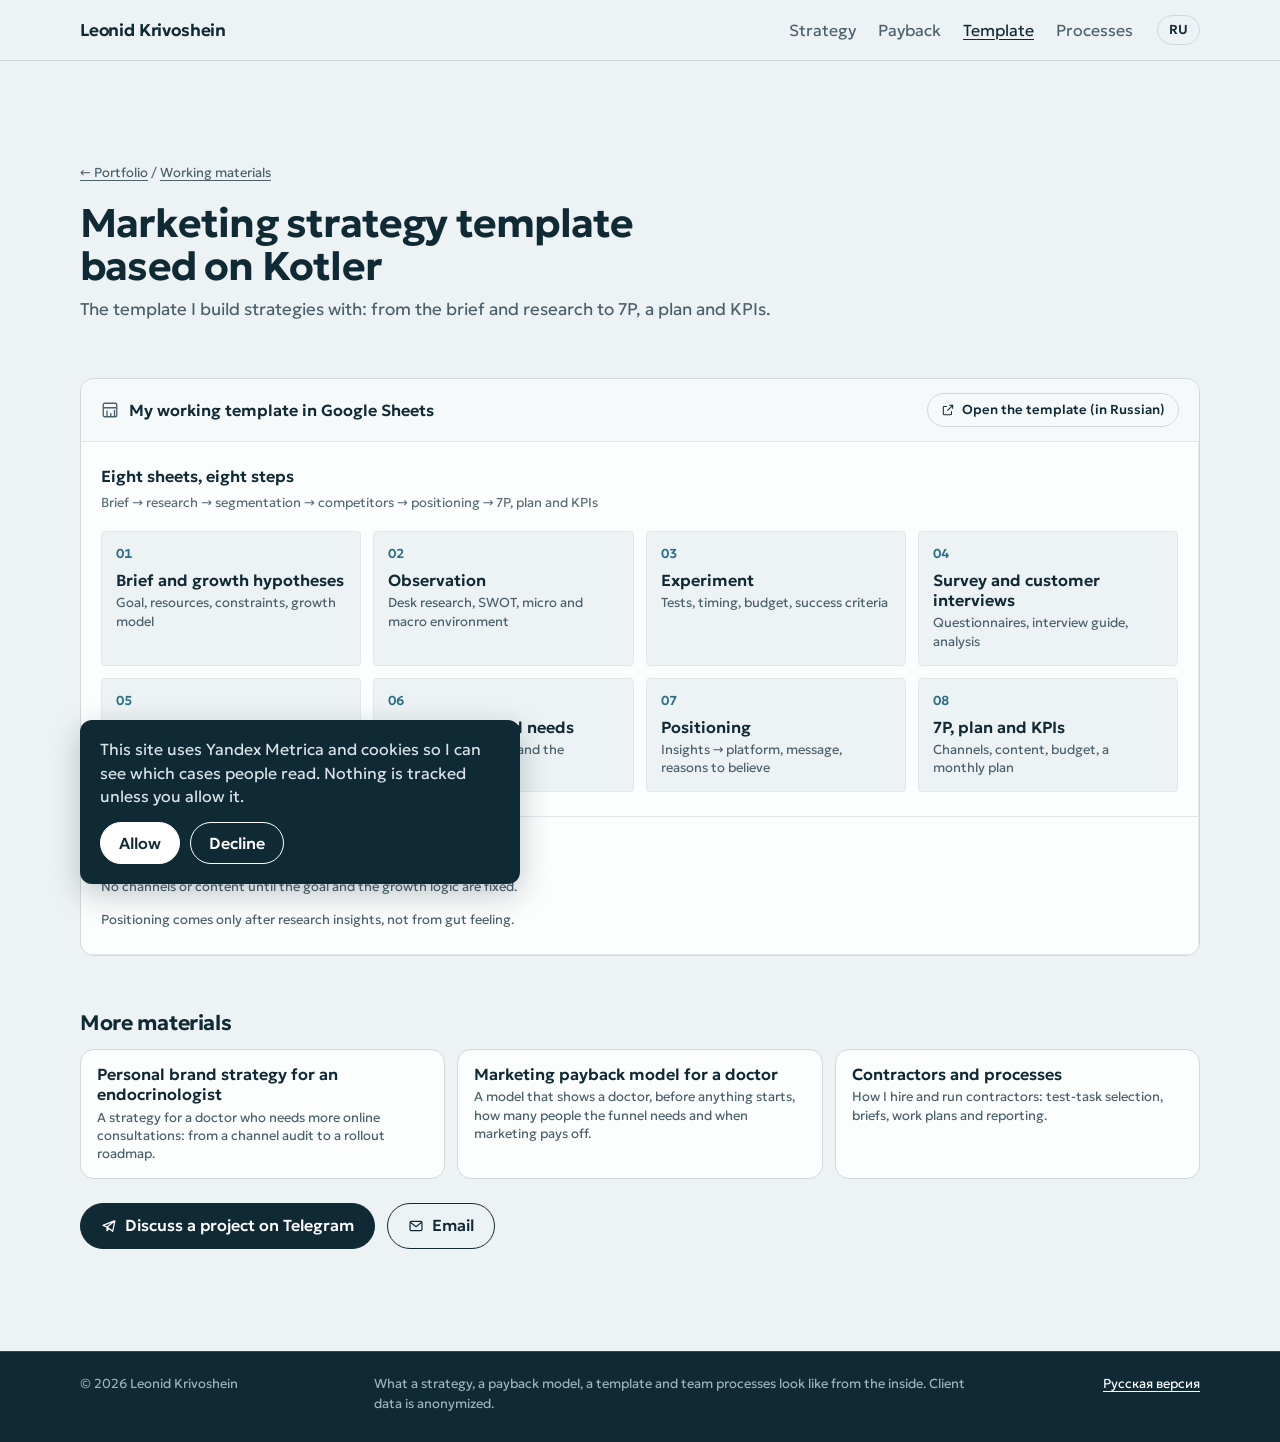
<file: en/materials/kotler.html>
<!doctype html>
<html lang="en">
<head>
<meta charset="utf-8">
<meta name="viewport" content="width=device-width, initial-scale=1">
<title>Marketing strategy template based on Kotler — Leonid Krivoshein</title>
<meta name="description" content="The template I build strategies with: from the brief and research to 7P, a plan and KPIs.">
<meta property="og:type" content="article">
<meta property="og:title" content="Marketing strategy template based on Kotler — Leonid Krivoshein">
<meta property="og:description" content="The template I build strategies with: from the brief and research to 7P, a plan and KPIs.">
<meta property="og:locale" content="en_US">
<meta property="og:image" content="https://leonidken2.github.io/portfolio/assets/og-en.png">
<meta name="twitter:card" content="summary_large_image">
<meta name="theme-color" content="#edf2f4">
<link rel="alternate" hreflang="ru" href="https://leonidken2.github.io/portfolio/materials/kotler.html"><link rel="alternate" hreflang="en" href="https://leonidken2.github.io/portfolio/en/materials/kotler.html"><link rel="canonical" href="https://leonidken2.github.io/portfolio/en/materials/kotler.html">
<link rel="icon" href="../../assets/favicon.svg" type="image/svg+xml">
<link rel="preload" href="../../assets/fonts/geologica-latin-full-normal.woff2" as="font" type="font/woff2" crossorigin>
<link rel="stylesheet" href="../../assets/style.css">
<script>document.documentElement.className+=" js"</script>
<script>
window.__loadMetrika=function(){
(function(m,e,t,r,i,k,a){m[i]=m[i]||function(){(m[i].a=m[i].a||[]).push(arguments)};
m[i].l=1*new Date();for(var j=0;j<document.scripts.length;j++){if(document.scripts[j].src===r){return;}}
k=e.createElement(t),a=e.getElementsByTagName(t)[0],k.async=1,k.src=r,a.parentNode.insertBefore(k,a)})
(window,document,"script","https://mc.yandex.ru/metrika/tag.js","ym");
ym(113589015,"init",{clickmap:true,trackLinks:true,accurateTrackBounce:true,webvisor:true,params:{lang:"en"}});
};
</script>
</head>
<body data-ym="113589015">
<a class="skip" href="#main">Skip to content</a>
<header class="topbar"><div class="wrap">
  <a class="brand" href="../">Leonid Krivoshein</a>
  <nav class="nav" aria-label="Working materials"><a href="strategy.html">Strategy</a><a href="payback.html">Payback</a><a href="kotler.html" aria-current="page">Template</a><a href="team.html">Processes</a></nav>
  <a class="lang" href="../../materials/kotler.html" hreflang="ru" title="Русская версия" data-goal="lang_switch">RU</a>
</div></header>

<main id="main">
<section class="section toolkit"><div class="wrap">
  <p class="tk-crumbs"><a href="../">← Portfolio</a> <span aria-hidden="true">/</span> <a href="./">Working materials</a></p>
  <div class="section-head tk-head"><h1 class="tk-h1">Marketing strategy template based on Kotler</h1><p>The template I build strategies with: from the brief and research to 7P, a plan and KPIs.</p></div>
  <div class="dash" id="tk-kotler">
  <div class="dash-bar"><div class="dash-title"><svg viewBox="0 0 24 24" fill="none" stroke="currentColor" stroke-width="1.8" aria-hidden="true"><rect x="3" y="3" width="18" height="18" rx="2"/><path d="M3 9h18M8 21v-8M13 21v-5M18 21V12"/></svg><h3>My working template in Google Sheets</h3><span></span></div><a class="tbl-toggle" href="https://docs.google.com/spreadsheets/d/1yJVHpT7fT-HukwT6YYUo5ko12PZ7YXVCxUG9T5wcmA8/edit?usp=sharing" target="_blank" rel="noopener" data-goal="template_open"><svg viewBox="0 0 24 24" fill="none" stroke="currentColor" stroke-width="1.8" aria-hidden="true"><path d="M14 4h6v6M20 4l-9 9M18 14v5a1 1 0 0 1-1 1H5a1 1 0 0 1-1-1V7a1 1 0 0 1 1-1h5"/></svg><span>Open the template (in Russian)</span></a></div>
  <div class="panels">
    <section class="panel wide"><h4>Eight sheets, eight steps</h4><p class="sub">Brief → research → segmentation → competitors → positioning → 7P, plan and KPIs</p><ol class="tk-grid"><li><span class="tk-n">01</span><h5>Brief and growth hypotheses</h5><p>Goal, resources, constraints, growth model</p></li><li><span class="tk-n">02</span><h5>Observation</h5><p>Desk research, SWOT, micro and macro environment</p></li><li><span class="tk-n">03</span><h5>Experiment</h5><p>Tests, timing, budget, success criteria</p></li><li><span class="tk-n">04</span><h5>Survey and customer interviews</h5><p>Questionnaires, interview guide, analysis</p></li><li><span class="tk-n">05</span><h5>Segmentation</h5><p>Behavior, motives, the core audience</p></li><li><span class="tk-n">06</span><h5>Competitors and needs</h5><p>A map of the market and the alternatives</p></li><li><span class="tk-n">07</span><h5>Positioning</h5><p>Insights → platform, message, reasons to believe</p></li><li><span class="tk-n">08</span><h5>7P, plan and KPIs</h5><p>Channels, content, budget, a monthly plan</p></li></ol></section>
    <section class="panel wide"><h4>Two rules of the template</h4><p class="panel-note">No channels or content until the goal and the growth logic are fixed.</p><p class="panel-note">Positioning comes only after research insights, not from gut feeling.</p></section>
  </div>
</div>
  <div class="tk-foot">
    <h2>More materials</h2>
    <nav class="tk-others" aria-label="More materials"><a href="strategy.html"><span class="index-title">Personal brand strategy for an endocrinologist</span><span class="index-desc">A strategy for a doctor who needs more online consultations: from a channel audit to a rollout roadmap.</span></a><a href="payback.html"><span class="index-title">Marketing payback model for a doctor</span><span class="index-desc">A model that shows a doctor, before anything starts, how many people the funnel needs and when marketing pays off.</span></a><a href="team.html"><span class="index-title">Contractors and processes</span><span class="index-desc">How I hire and run contractors: test-task selection, briefs, work plans and reporting.</span></a></nav>
    <div class="actions"><a class="btn btn-solid" href="https://t.me/leokrivoshein" target="_blank" rel="noopener" data-goal="telegram"><svg viewBox="0 0 24 24" fill="none" stroke="currentColor" stroke-width="1.8" stroke-linejoin="round" aria-hidden="true"><path d="M21 4 3 11l6 2.5M21 4l-3.5 16-8.5-6.5M21 4 9 13.5V19l3-3.2"/></svg>Discuss a project on Telegram</a><a class="btn btn-line" href="mailto:kriwoshein.leonid248@gmail.com" data-goal="email"><svg viewBox="0 0 24 24" fill="none" stroke="currentColor" stroke-width="1.8" aria-hidden="true"><rect x="3" y="5" width="18" height="14" rx="2"/><path d="m3.5 6.5 8.5 6.5 8.5-6.5"/></svg>Email</a></div>
  </div>
</div></section>
</main>

<footer class="footer"><div class="wrap">
  <p>© 2026 Leonid Krivoshein</p>
  <p>What a strategy, a payback model, a template and team processes look like from the inside. Client data is anonymized.</p>
  <p><a href="../../materials/kotler.html" hreflang="ru" data-goal="lang_switch">Русская версия</a> <button type="button" class="linkbtn" data-consent-open hidden>Cookie settings</button></p>
</div></footer>
<div class="consent" id="consent" role="region" aria-label="Cookies" hidden><p>This site uses Yandex Metrica and cookies so I can see which cases people read. Nothing is tracked unless you allow it.</p><div class="consent-actions"><button type="button" class="btn btn-solid" data-consent="yes">Allow</button><button type="button" class="btn btn-line" data-consent="no">Decline</button></div></div>
<script src="../../assets/app.js" defer></script>
</body>
</html>
</file>
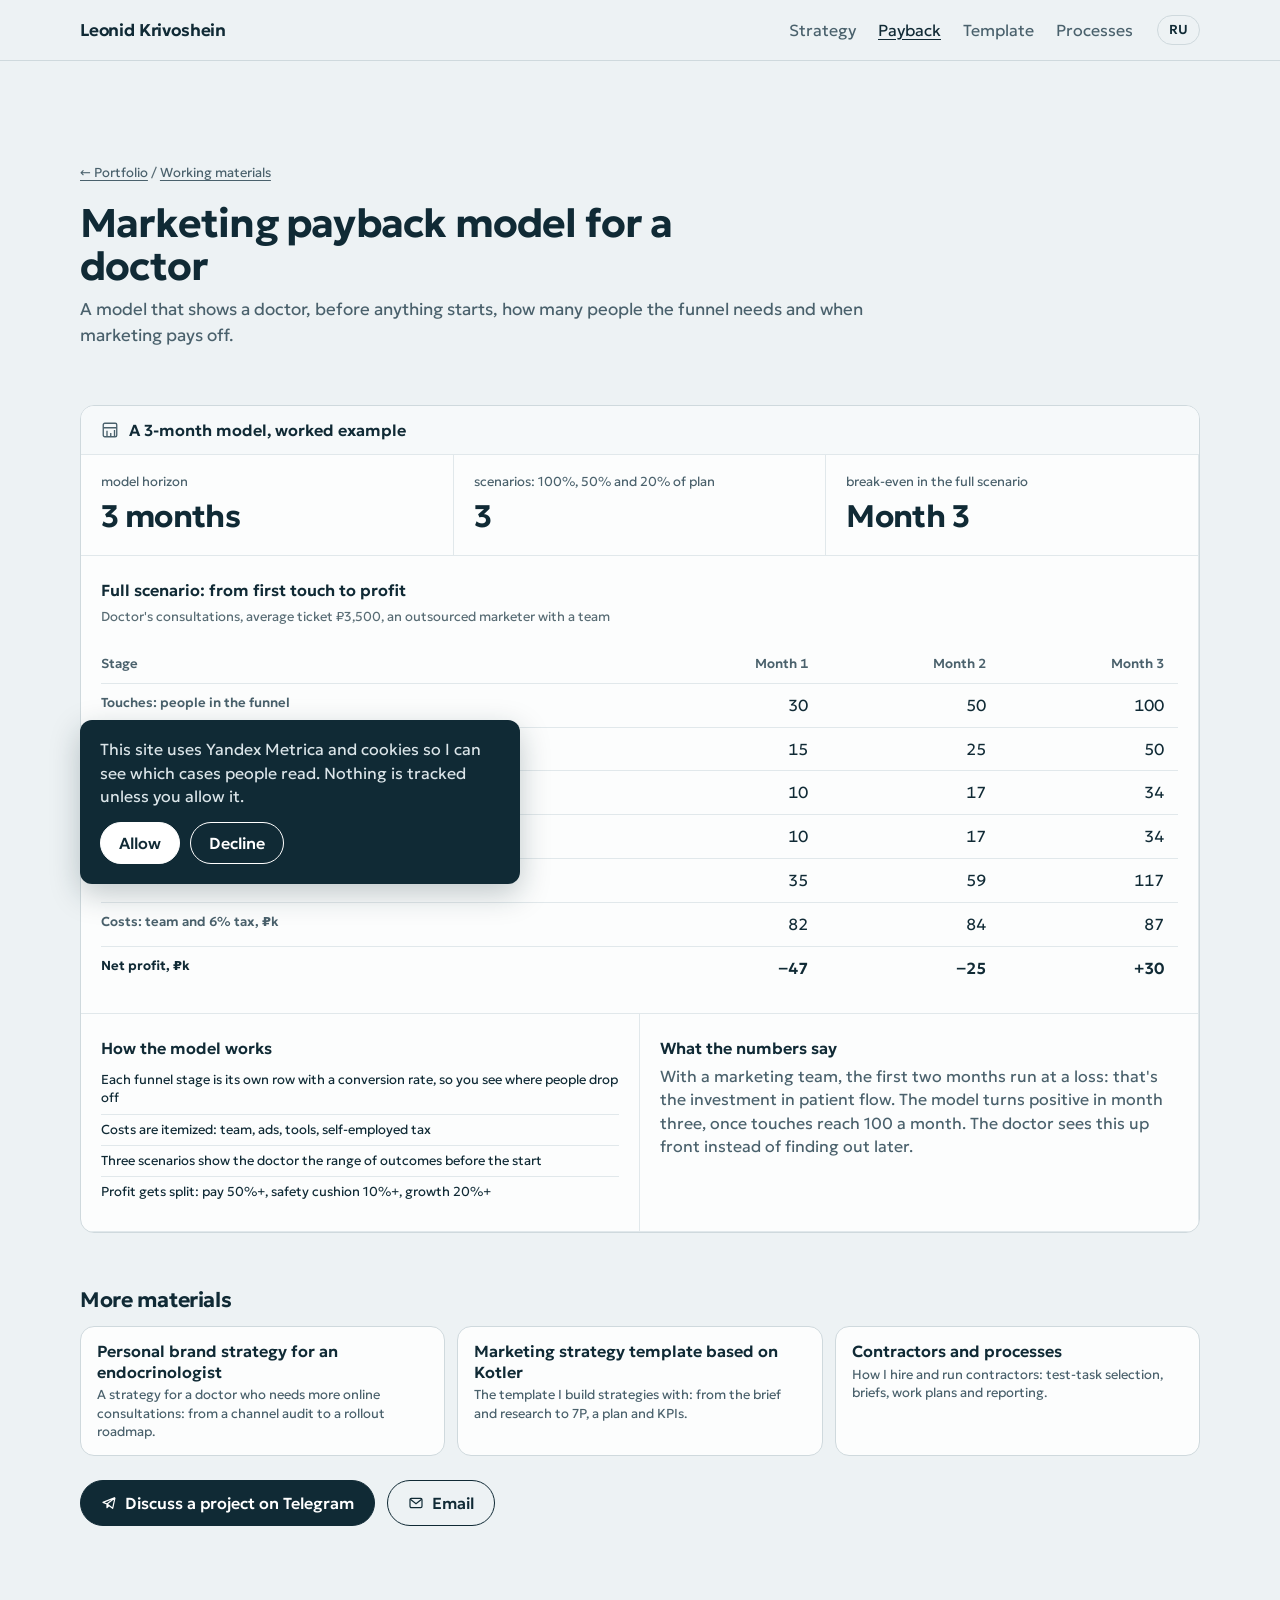
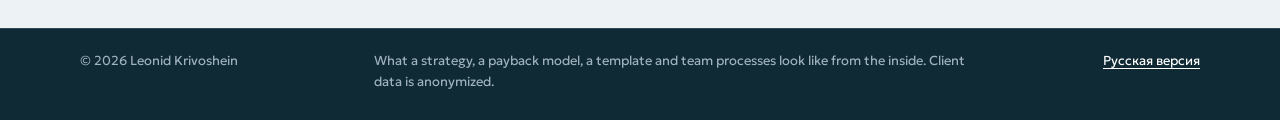
<file: en/materials/payback.html>
<!doctype html>
<html lang="en">
<head>
<meta charset="utf-8">
<meta name="viewport" content="width=device-width, initial-scale=1">
<title>Marketing payback model for a doctor — Leonid Krivoshein</title>
<meta name="description" content="A model that shows a doctor, before anything starts, how many people the funnel needs and when marketing pays off.">
<meta property="og:type" content="article">
<meta property="og:title" content="Marketing payback model for a doctor — Leonid Krivoshein">
<meta property="og:description" content="A model that shows a doctor, before anything starts, how many people the funnel needs and when marketing pays off.">
<meta property="og:locale" content="en_US">
<meta property="og:image" content="https://leonidken2.github.io/portfolio/assets/og-en.png">
<meta name="twitter:card" content="summary_large_image">
<meta name="theme-color" content="#edf2f4">
<link rel="alternate" hreflang="ru" href="https://leonidken2.github.io/portfolio/materials/payback.html"><link rel="alternate" hreflang="en" href="https://leonidken2.github.io/portfolio/en/materials/payback.html"><link rel="canonical" href="https://leonidken2.github.io/portfolio/en/materials/payback.html">
<link rel="icon" href="../../assets/favicon.svg" type="image/svg+xml">
<link rel="preload" href="../../assets/fonts/geologica-latin-full-normal.woff2" as="font" type="font/woff2" crossorigin>
<link rel="stylesheet" href="../../assets/style.css">
<script>document.documentElement.className+=" js"</script>
<script>
window.__loadMetrika=function(){
(function(m,e,t,r,i,k,a){m[i]=m[i]||function(){(m[i].a=m[i].a||[]).push(arguments)};
m[i].l=1*new Date();for(var j=0;j<document.scripts.length;j++){if(document.scripts[j].src===r){return;}}
k=e.createElement(t),a=e.getElementsByTagName(t)[0],k.async=1,k.src=r,a.parentNode.insertBefore(k,a)})
(window,document,"script","https://mc.yandex.ru/metrika/tag.js","ym");
ym(113589015,"init",{clickmap:true,trackLinks:true,accurateTrackBounce:true,webvisor:true,params:{lang:"en"}});
};
</script>
</head>
<body data-ym="113589015">
<a class="skip" href="#main">Skip to content</a>
<header class="topbar"><div class="wrap">
  <a class="brand" href="../">Leonid Krivoshein</a>
  <nav class="nav" aria-label="Working materials"><a href="strategy.html">Strategy</a><a href="payback.html" aria-current="page">Payback</a><a href="kotler.html">Template</a><a href="team.html">Processes</a></nav>
  <a class="lang" href="../../materials/payback.html" hreflang="ru" title="Русская версия" data-goal="lang_switch">RU</a>
</div></header>

<main id="main">
<section class="section toolkit"><div class="wrap">
  <p class="tk-crumbs"><a href="../">← Portfolio</a> <span aria-hidden="true">/</span> <a href="./">Working materials</a></p>
  <div class="section-head tk-head"><h1 class="tk-h1">Marketing payback model for a doctor</h1><p>A model that shows a doctor, before anything starts, how many people the funnel needs and when marketing pays off.</p></div>
  <div class="dash" id="tk-payback">
  <div class="dash-bar"><div class="dash-title"><svg viewBox="0 0 24 24" fill="none" stroke="currentColor" stroke-width="1.8" aria-hidden="true"><rect x="3" y="3" width="18" height="18" rx="2"/><path d="M3 9h18M8 21v-8M13 21v-5M18 21V12"/></svg><h3>A 3-month model, worked example</h3><span></span></div></div>
  <div class="kpis"><div class="kpi"><div class="kpi-label">model horizon</div><div class="kpi-value">3 months</div></div><div class="kpi"><div class="kpi-label">scenarios: 100%, 50% and 20% of plan</div><div class="kpi-value">3</div></div><div class="kpi"><div class="kpi-label">break-even in the full scenario</div><div class="kpi-value">Month 3</div></div></div>
  <div class="panels">
    <section class="panel wide"><h4>Full scenario: from first touch to profit</h4><p class="sub">Doctor&#x27;s consultations, average ticket ₽3,500, an outsourced marketer with a team</p><div class="tk-table"><table class="dtable"><caption>Full scenario: from first touch to profit</caption><thead><tr><th scope="col">Stage</th><th scope="col" class="num">Month 1</th><th scope="col" class="num">Month 2</th><th scope="col" class="num">Month 3</th></tr></thead><tbody><tr><th scope="row">Touches: people in the funnel</th><td class="num">30</td><td class="num">50</td><td class="num">100</td></tr><tr><th scope="row">Reached a conversation, 50%</th><td class="num">15</td><td class="num">25</td><td class="num">50</td></tr><tr><th scope="row">Made a request, 67%</th><td class="num">10</td><td class="num">17</td><td class="num">34</td></tr><tr><th scope="row">Paid, 100%</th><td class="num">10</td><td class="num">17</td><td class="num">34</td></tr><tr><th scope="row">Revenue, ₽k</th><td class="num">35</td><td class="num">59</td><td class="num">117</td></tr><tr><th scope="row">Costs: team and 6% tax, ₽k</th><td class="num">82</td><td class="num">84</td><td class="num">87</td></tr><tr><th scope="row">Net profit, ₽k</th><td class="num">−47</td><td class="num">−25</td><td class="num">+30</td></tr></tbody></table></div></section>
    <section class="panel"><h4>How the model works</h4><ul class="crit"><li>Each funnel stage is its own row with a conversion rate, so you see where people drop off</li><li>Costs are itemized: team, ads, tools, self-employed tax</li><li>Three scenarios show the doctor the range of outcomes before the start</li><li>Profit gets split: pay 50%+, safety cushion 10%+, growth 20%+</li></ul></section>
    <section class="panel"><h4>What the numbers say</h4><p class="panel-note tk-note">With a marketing team, the first two months run at a loss: that&#x27;s the investment in patient flow. The model turns positive in month three, once touches reach 100 a month. The doctor sees this up front instead of finding out later.</p></section>
  </div>
</div>
  <div class="tk-foot">
    <h2>More materials</h2>
    <nav class="tk-others" aria-label="More materials"><a href="strategy.html"><span class="index-title">Personal brand strategy for an endocrinologist</span><span class="index-desc">A strategy for a doctor who needs more online consultations: from a channel audit to a rollout roadmap.</span></a><a href="kotler.html"><span class="index-title">Marketing strategy template based on Kotler</span><span class="index-desc">The template I build strategies with: from the brief and research to 7P, a plan and KPIs.</span></a><a href="team.html"><span class="index-title">Contractors and processes</span><span class="index-desc">How I hire and run contractors: test-task selection, briefs, work plans and reporting.</span></a></nav>
    <div class="actions"><a class="btn btn-solid" href="https://t.me/leokrivoshein" target="_blank" rel="noopener" data-goal="telegram"><svg viewBox="0 0 24 24" fill="none" stroke="currentColor" stroke-width="1.8" stroke-linejoin="round" aria-hidden="true"><path d="M21 4 3 11l6 2.5M21 4l-3.5 16-8.5-6.5M21 4 9 13.5V19l3-3.2"/></svg>Discuss a project on Telegram</a><a class="btn btn-line" href="mailto:kriwoshein.leonid248@gmail.com" data-goal="email"><svg viewBox="0 0 24 24" fill="none" stroke="currentColor" stroke-width="1.8" aria-hidden="true"><rect x="3" y="5" width="18" height="14" rx="2"/><path d="m3.5 6.5 8.5 6.5 8.5-6.5"/></svg>Email</a></div>
  </div>
</div></section>
</main>

<footer class="footer"><div class="wrap">
  <p>© 2026 Leonid Krivoshein</p>
  <p>What a strategy, a payback model, a template and team processes look like from the inside. Client data is anonymized.</p>
  <p><a href="../../materials/payback.html" hreflang="ru" data-goal="lang_switch">Русская версия</a> <button type="button" class="linkbtn" data-consent-open hidden>Cookie settings</button></p>
</div></footer>
<div class="consent" id="consent" role="region" aria-label="Cookies" hidden><p>This site uses Yandex Metrica and cookies so I can see which cases people read. Nothing is tracked unless you allow it.</p><div class="consent-actions"><button type="button" class="btn btn-solid" data-consent="yes">Allow</button><button type="button" class="btn btn-line" data-consent="no">Decline</button></div></div>
<script src="../../assets/app.js" defer></script>
</body>
</html>
</file>
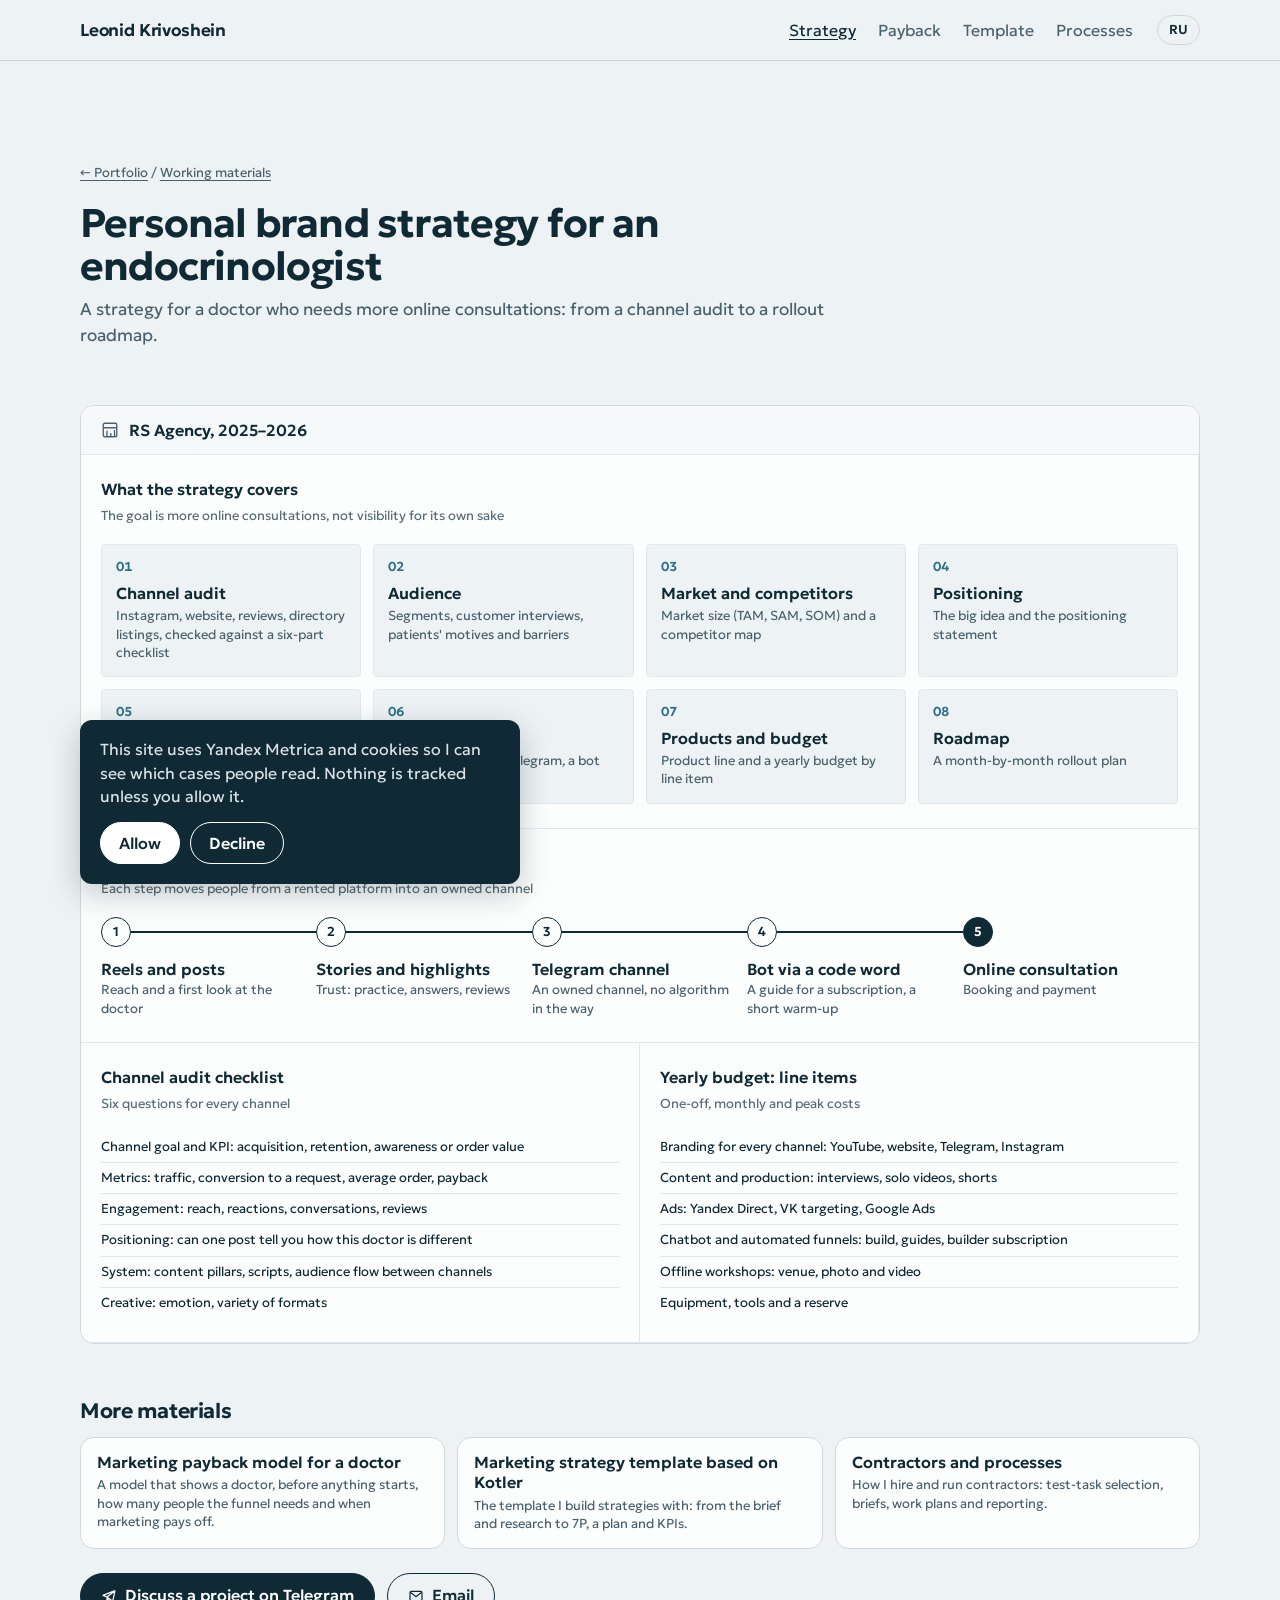
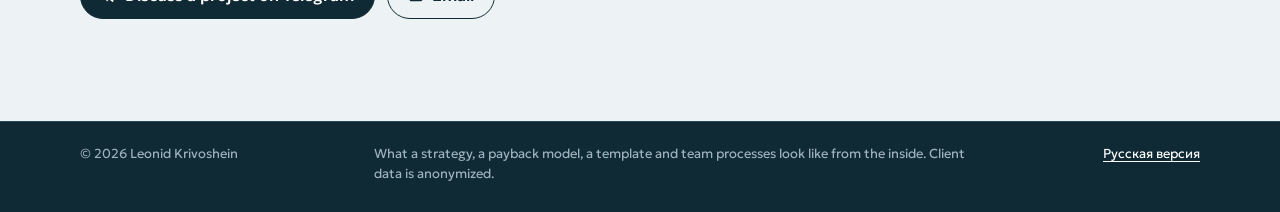
<file: en/materials/strategy.html>
<!doctype html>
<html lang="en">
<head>
<meta charset="utf-8">
<meta name="viewport" content="width=device-width, initial-scale=1">
<title>Personal brand strategy for an endocrinologist — Leonid Krivoshein</title>
<meta name="description" content="A strategy for a doctor who needs more online consultations: from a channel audit to a rollout roadmap.">
<meta property="og:type" content="article">
<meta property="og:title" content="Personal brand strategy for an endocrinologist — Leonid Krivoshein">
<meta property="og:description" content="A strategy for a doctor who needs more online consultations: from a channel audit to a rollout roadmap.">
<meta property="og:locale" content="en_US">
<meta property="og:image" content="https://leonidken2.github.io/portfolio/assets/og-en.png">
<meta name="twitter:card" content="summary_large_image">
<meta name="theme-color" content="#edf2f4">
<link rel="alternate" hreflang="ru" href="https://leonidken2.github.io/portfolio/materials/strategy.html"><link rel="alternate" hreflang="en" href="https://leonidken2.github.io/portfolio/en/materials/strategy.html"><link rel="canonical" href="https://leonidken2.github.io/portfolio/en/materials/strategy.html">
<link rel="icon" href="../../assets/favicon.svg" type="image/svg+xml">
<link rel="preload" href="../../assets/fonts/geologica-latin-full-normal.woff2" as="font" type="font/woff2" crossorigin>
<link rel="stylesheet" href="../../assets/style.css">
<script>document.documentElement.className+=" js"</script>
<script>
window.__loadMetrika=function(){
(function(m,e,t,r,i,k,a){m[i]=m[i]||function(){(m[i].a=m[i].a||[]).push(arguments)};
m[i].l=1*new Date();for(var j=0;j<document.scripts.length;j++){if(document.scripts[j].src===r){return;}}
k=e.createElement(t),a=e.getElementsByTagName(t)[0],k.async=1,k.src=r,a.parentNode.insertBefore(k,a)})
(window,document,"script","https://mc.yandex.ru/metrika/tag.js","ym");
ym(113589015,"init",{clickmap:true,trackLinks:true,accurateTrackBounce:true,webvisor:true,params:{lang:"en"}});
};
</script>
</head>
<body data-ym="113589015">
<a class="skip" href="#main">Skip to content</a>
<header class="topbar"><div class="wrap">
  <a class="brand" href="../">Leonid Krivoshein</a>
  <nav class="nav" aria-label="Working materials"><a href="strategy.html" aria-current="page">Strategy</a><a href="payback.html">Payback</a><a href="kotler.html">Template</a><a href="team.html">Processes</a></nav>
  <a class="lang" href="../../materials/strategy.html" hreflang="ru" title="Русская версия" data-goal="lang_switch">RU</a>
</div></header>

<main id="main">
<section class="section toolkit"><div class="wrap">
  <p class="tk-crumbs"><a href="../">← Portfolio</a> <span aria-hidden="true">/</span> <a href="./">Working materials</a></p>
  <div class="section-head tk-head"><h1 class="tk-h1">Personal brand strategy for an endocrinologist</h1><p>A strategy for a doctor who needs more online consultations: from a channel audit to a rollout roadmap.</p></div>
  <div class="dash" id="tk-strategy">
  <div class="dash-bar"><div class="dash-title"><svg viewBox="0 0 24 24" fill="none" stroke="currentColor" stroke-width="1.8" aria-hidden="true"><rect x="3" y="3" width="18" height="18" rx="2"/><path d="M3 9h18M8 21v-8M13 21v-5M18 21V12"/></svg><h3>RS Agency, 2025–2026</h3><span></span></div></div>
  <div class="panels">
    <section class="panel wide"><h4>What the strategy covers</h4><p class="sub">The goal is more online consultations, not visibility for its own sake</p><ol class="tk-grid"><li><span class="tk-n">01</span><h5>Channel audit</h5><p>Instagram, website, reviews, directory listings, checked against a six-part checklist</p></li><li><span class="tk-n">02</span><h5>Audience</h5><p>Segments, customer interviews, patients&#x27; motives and barriers</p></li><li><span class="tk-n">03</span><h5>Market and competitors</h5><p>Market size (TAM, SAM, SOM) and a competitor map</p></li><li><span class="tk-n">04</span><h5>Positioning</h5><p>The big idea and the positioning statement</p></li><li><span class="tk-n">05</span><h5>Content system</h5><p>Content pillars, a script bank, a stories rhythm</p></li><li><span class="tk-n">06</span><h5>Funnel</h5><p>From Instagram to Telegram, a bot and a consultation</p></li><li><span class="tk-n">07</span><h5>Products and budget</h5><p>Product line and a yearly budget by line item</p></li><li><span class="tk-n">08</span><h5>Roadmap</h5><p>A month-by-month rollout plan</p></li></ol></section>
    <section class="panel wide"><h4>Funnel: from content to a consultation</h4><p class="sub">Each step moves people from a rented platform into an owned channel</p><ol class="chain" style="--n:5"><li><span class="dot">1</span><h5>Reels and posts</h5><p>Reach and a first look at the doctor</p></li><li><span class="dot">2</span><h5>Stories and highlights</h5><p>Trust: practice, answers, reviews</p></li><li><span class="dot">3</span><h5>Telegram channel</h5><p>An owned channel, no algorithm in the way</p></li><li><span class="dot">4</span><h5>Bot via a code word</h5><p>A guide for a subscription, a short warm-up</p></li><li class="end"><span class="dot">5</span><h5>Online consultation</h5><p>Booking and payment</p></li></ol></section>
    <section class="panel"><h4>Channel audit checklist</h4><p class="sub">Six questions for every channel</p><ul class="crit"><li>Channel goal and KPI: acquisition, retention, awareness or order value</li><li>Metrics: traffic, conversion to a request, average order, payback</li><li>Engagement: reach, reactions, conversations, reviews</li><li>Positioning: can one post tell you how this doctor is different</li><li>System: content pillars, scripts, audience flow between channels</li><li>Creative: emotion, variety of formats</li></ul></section>
    <section class="panel"><h4>Yearly budget: line items</h4><p class="sub">One-off, monthly and peak costs</p><ul class="crit"><li>Branding for every channel: YouTube, website, Telegram, Instagram</li><li>Content and production: interviews, solo videos, shorts</li><li>Ads: Yandex Direct, VK targeting, Google Ads</li><li>Chatbot and automated funnels: build, guides, builder subscription</li><li>Offline workshops: venue, photo and video</li><li>Equipment, tools and a reserve</li></ul></section>
  </div>
</div>
  <div class="tk-foot">
    <h2>More materials</h2>
    <nav class="tk-others" aria-label="More materials"><a href="payback.html"><span class="index-title">Marketing payback model for a doctor</span><span class="index-desc">A model that shows a doctor, before anything starts, how many people the funnel needs and when marketing pays off.</span></a><a href="kotler.html"><span class="index-title">Marketing strategy template based on Kotler</span><span class="index-desc">The template I build strategies with: from the brief and research to 7P, a plan and KPIs.</span></a><a href="team.html"><span class="index-title">Contractors and processes</span><span class="index-desc">How I hire and run contractors: test-task selection, briefs, work plans and reporting.</span></a></nav>
    <div class="actions"><a class="btn btn-solid" href="https://t.me/leokrivoshein" target="_blank" rel="noopener" data-goal="telegram"><svg viewBox="0 0 24 24" fill="none" stroke="currentColor" stroke-width="1.8" stroke-linejoin="round" aria-hidden="true"><path d="M21 4 3 11l6 2.5M21 4l-3.5 16-8.5-6.5M21 4 9 13.5V19l3-3.2"/></svg>Discuss a project on Telegram</a><a class="btn btn-line" href="mailto:kriwoshein.leonid248@gmail.com" data-goal="email"><svg viewBox="0 0 24 24" fill="none" stroke="currentColor" stroke-width="1.8" aria-hidden="true"><rect x="3" y="5" width="18" height="14" rx="2"/><path d="m3.5 6.5 8.5 6.5 8.5-6.5"/></svg>Email</a></div>
  </div>
</div></section>
</main>

<footer class="footer"><div class="wrap">
  <p>© 2026 Leonid Krivoshein</p>
  <p>What a strategy, a payback model, a template and team processes look like from the inside. Client data is anonymized.</p>
  <p><a href="../../materials/strategy.html" hreflang="ru" data-goal="lang_switch">Русская версия</a> <button type="button" class="linkbtn" data-consent-open hidden>Cookie settings</button></p>
</div></footer>
<div class="consent" id="consent" role="region" aria-label="Cookies" hidden><p>This site uses Yandex Metrica and cookies so I can see which cases people read. Nothing is tracked unless you allow it.</p><div class="consent-actions"><button type="button" class="btn btn-solid" data-consent="yes">Allow</button><button type="button" class="btn btn-line" data-consent="no">Decline</button></div></div>
<script src="../../assets/app.js" defer></script>
</body>
</html>
</file>
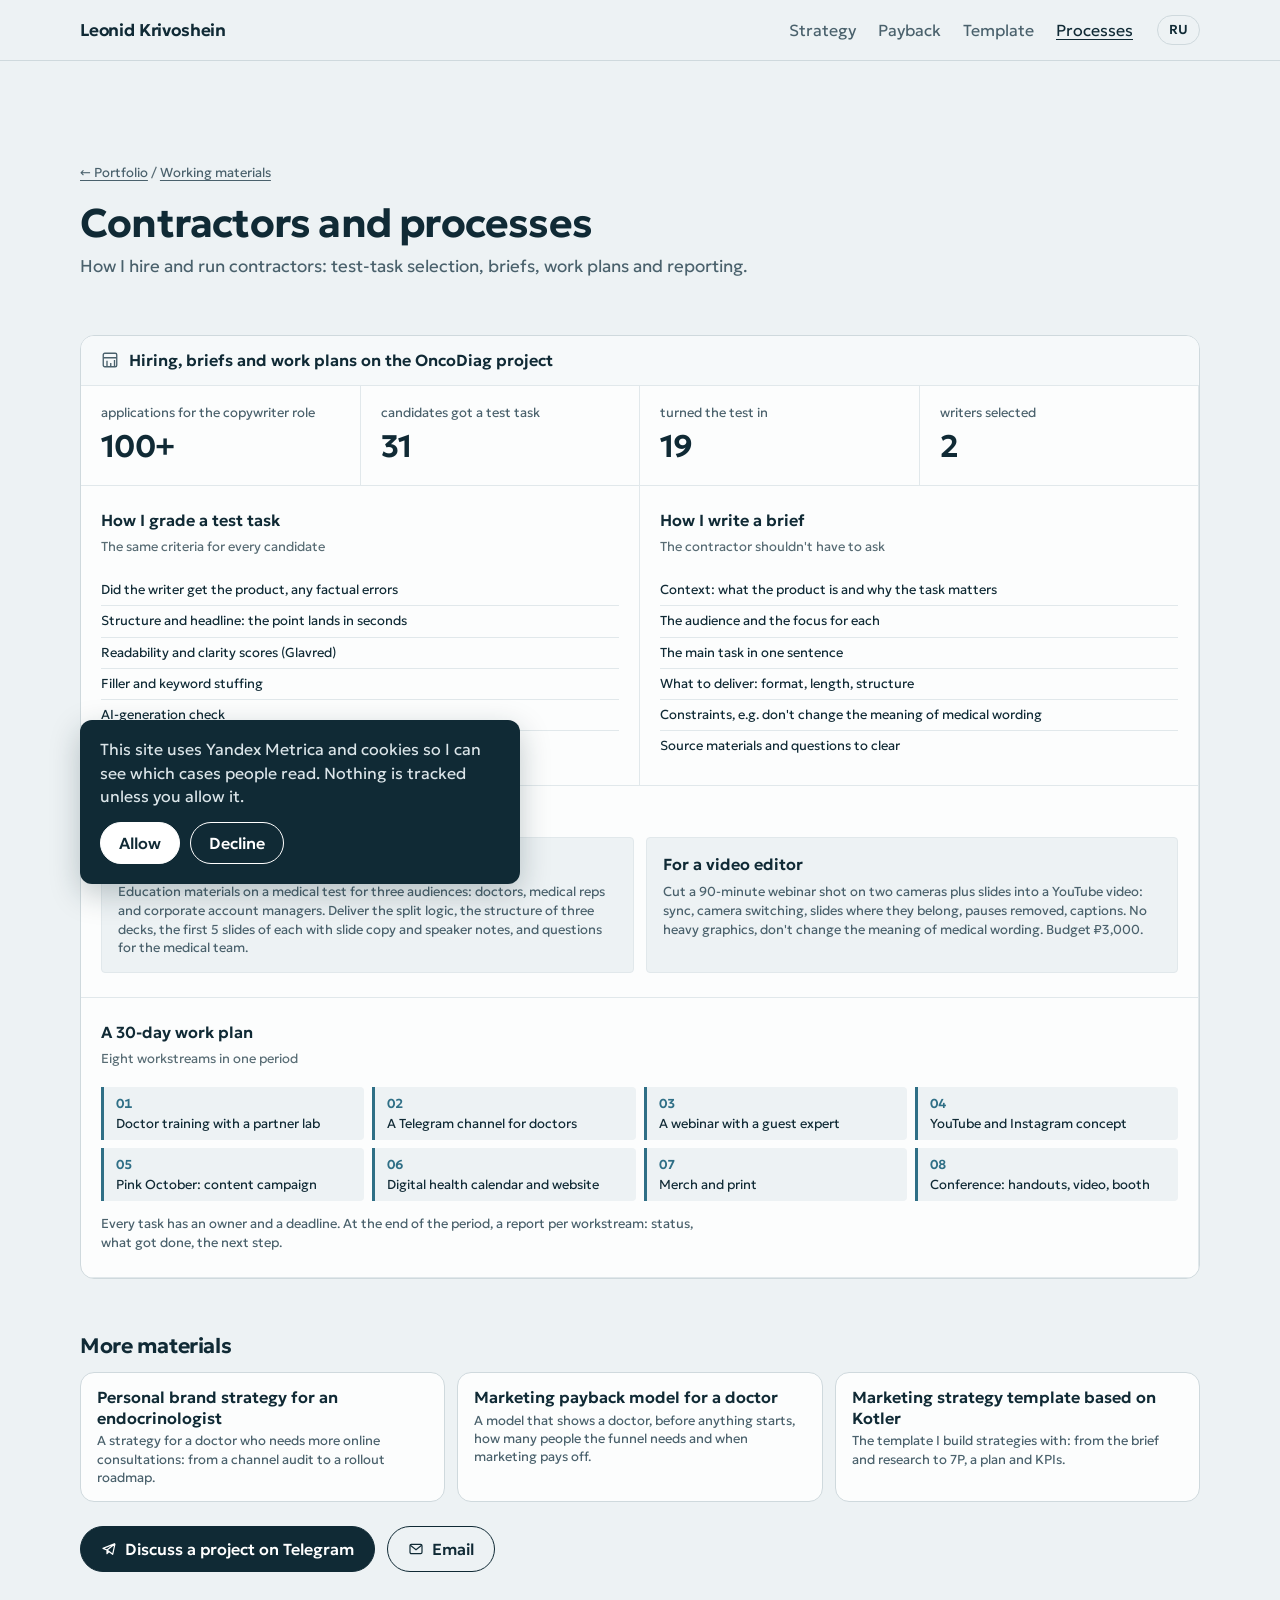
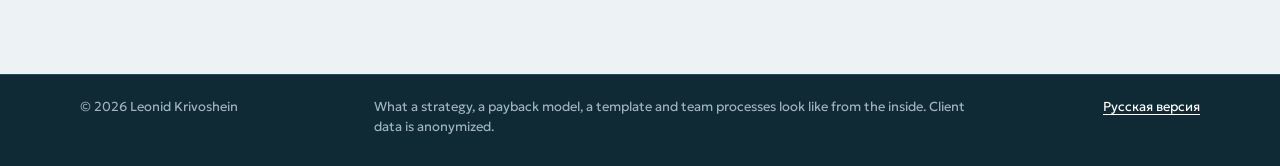
<file: en/materials/team.html>
<!doctype html>
<html lang="en">
<head>
<meta charset="utf-8">
<meta name="viewport" content="width=device-width, initial-scale=1">
<title>Contractors and processes — Leonid Krivoshein</title>
<meta name="description" content="How I hire and run contractors: test-task selection, briefs, work plans and reporting.">
<meta property="og:type" content="article">
<meta property="og:title" content="Contractors and processes — Leonid Krivoshein">
<meta property="og:description" content="How I hire and run contractors: test-task selection, briefs, work plans and reporting.">
<meta property="og:locale" content="en_US">
<meta property="og:image" content="https://leonidken2.github.io/portfolio/assets/og-en.png">
<meta name="twitter:card" content="summary_large_image">
<meta name="theme-color" content="#edf2f4">
<link rel="alternate" hreflang="ru" href="https://leonidken2.github.io/portfolio/materials/team.html"><link rel="alternate" hreflang="en" href="https://leonidken2.github.io/portfolio/en/materials/team.html"><link rel="canonical" href="https://leonidken2.github.io/portfolio/en/materials/team.html">
<link rel="icon" href="../../assets/favicon.svg" type="image/svg+xml">
<link rel="preload" href="../../assets/fonts/geologica-latin-full-normal.woff2" as="font" type="font/woff2" crossorigin>
<link rel="stylesheet" href="../../assets/style.css">
<script>document.documentElement.className+=" js"</script>
<script>
window.__loadMetrika=function(){
(function(m,e,t,r,i,k,a){m[i]=m[i]||function(){(m[i].a=m[i].a||[]).push(arguments)};
m[i].l=1*new Date();for(var j=0;j<document.scripts.length;j++){if(document.scripts[j].src===r){return;}}
k=e.createElement(t),a=e.getElementsByTagName(t)[0],k.async=1,k.src=r,a.parentNode.insertBefore(k,a)})
(window,document,"script","https://mc.yandex.ru/metrika/tag.js","ym");
ym(113589015,"init",{clickmap:true,trackLinks:true,accurateTrackBounce:true,webvisor:true,params:{lang:"en"}});
};
</script>
</head>
<body data-ym="113589015">
<a class="skip" href="#main">Skip to content</a>
<header class="topbar"><div class="wrap">
  <a class="brand" href="../">Leonid Krivoshein</a>
  <nav class="nav" aria-label="Working materials"><a href="strategy.html">Strategy</a><a href="payback.html">Payback</a><a href="kotler.html">Template</a><a href="team.html" aria-current="page">Processes</a></nav>
  <a class="lang" href="../../materials/team.html" hreflang="ru" title="Русская версия" data-goal="lang_switch">RU</a>
</div></header>

<main id="main">
<section class="section toolkit"><div class="wrap">
  <p class="tk-crumbs"><a href="../">← Portfolio</a> <span aria-hidden="true">/</span> <a href="./">Working materials</a></p>
  <div class="section-head tk-head"><h1 class="tk-h1">Contractors and processes</h1><p>How I hire and run contractors: test-task selection, briefs, work plans and reporting.</p></div>
  <div class="dash" id="tk-team">
  <div class="dash-bar"><div class="dash-title"><svg viewBox="0 0 24 24" fill="none" stroke="currentColor" stroke-width="1.8" aria-hidden="true"><rect x="3" y="3" width="18" height="18" rx="2"/><path d="M3 9h18M8 21v-8M13 21v-5M18 21V12"/></svg><h3>Hiring, briefs and work plans on the OncoDiag project</h3><span></span></div></div>
  <div class="kpis"><div class="kpi"><div class="kpi-label">applications for the copywriter role</div><div class="kpi-value">100+</div></div><div class="kpi"><div class="kpi-label">candidates got a test task</div><div class="kpi-value">31</div></div><div class="kpi"><div class="kpi-label">turned the test in</div><div class="kpi-value">19</div></div><div class="kpi"><div class="kpi-label">writers selected</div><div class="kpi-value">2</div></div></div>
  <div class="panels">
    <section class="panel"><h4>How I grade a test task</h4><p class="sub">The same criteria for every candidate</p><ul class="crit"><li>Did the writer get the product, any factual errors</li><li>Structure and headline: the point lands in seconds</li><li>Readability and clarity scores (Glavred)</li><li>Filler and keyword stuffing</li><li>AI-generation check</li><li>Deadline and experience in healthcare</li></ul></section>
    <section class="panel"><h4>How I write a brief</h4><p class="sub">The contractor shouldn&#x27;t have to ask</p><ul class="crit"><li>Context: what the product is and why the task matters</li><li>The audience and the focus for each</li><li>The main task in one sentence</li><li>What to deliver: format, length, structure</li><li>Constraints, e.g. don&#x27;t change the meaning of medical wording</li><li>Source materials and questions to clear</li></ul></section>
    <section class="panel wide"><h4>Two briefs from practice</h4><ul class="tk-cards"><li><h5>For a copywriter</h5><p>Education materials on a medical test for three audiences: doctors, medical reps and corporate account managers. Deliver the split logic, the structure of three decks, the first 5 slides of each with slide copy and speaker notes, and questions for the medical team.</p></li><li><h5>For a video editor</h5><p>Cut a 90-minute webinar shot on two cameras plus slides into a YouTube video: sync, camera switching, slides where they belong, pauses removed, captions. No heavy graphics, don&#x27;t change the meaning of medical wording. Budget ₽3,000.</p></li></ul></section>
    <section class="panel wide"><h4>A 30-day work plan</h4><p class="sub">Eight workstreams in one period</p><ol class="tk-plan"><li><span class="tk-n">01</span>Doctor training with a partner lab</li><li><span class="tk-n">02</span>A Telegram channel for doctors</li><li><span class="tk-n">03</span>A webinar with a guest expert</li><li><span class="tk-n">04</span>YouTube and Instagram concept</li><li><span class="tk-n">05</span>Pink October: content campaign</li><li><span class="tk-n">06</span>Digital health calendar and website</li><li><span class="tk-n">07</span>Merch and print</li><li><span class="tk-n">08</span>Conference: handouts, video, booth</li></ol>
      <p class="panel-note">Every task has an owner and a deadline. At the end of the period, a report per workstream: status, what got done, the next step.</p></section>
  </div>
</div>
  <div class="tk-foot">
    <h2>More materials</h2>
    <nav class="tk-others" aria-label="More materials"><a href="strategy.html"><span class="index-title">Personal brand strategy for an endocrinologist</span><span class="index-desc">A strategy for a doctor who needs more online consultations: from a channel audit to a rollout roadmap.</span></a><a href="payback.html"><span class="index-title">Marketing payback model for a doctor</span><span class="index-desc">A model that shows a doctor, before anything starts, how many people the funnel needs and when marketing pays off.</span></a><a href="kotler.html"><span class="index-title">Marketing strategy template based on Kotler</span><span class="index-desc">The template I build strategies with: from the brief and research to 7P, a plan and KPIs.</span></a></nav>
    <div class="actions"><a class="btn btn-solid" href="https://t.me/leokrivoshein" target="_blank" rel="noopener" data-goal="telegram"><svg viewBox="0 0 24 24" fill="none" stroke="currentColor" stroke-width="1.8" stroke-linejoin="round" aria-hidden="true"><path d="M21 4 3 11l6 2.5M21 4l-3.5 16-8.5-6.5M21 4 9 13.5V19l3-3.2"/></svg>Discuss a project on Telegram</a><a class="btn btn-line" href="mailto:kriwoshein.leonid248@gmail.com" data-goal="email"><svg viewBox="0 0 24 24" fill="none" stroke="currentColor" stroke-width="1.8" aria-hidden="true"><rect x="3" y="5" width="18" height="14" rx="2"/><path d="m3.5 6.5 8.5 6.5 8.5-6.5"/></svg>Email</a></div>
  </div>
</div></section>
</main>

<footer class="footer"><div class="wrap">
  <p>© 2026 Leonid Krivoshein</p>
  <p>What a strategy, a payback model, a template and team processes look like from the inside. Client data is anonymized.</p>
  <p><a href="../../materials/team.html" hreflang="ru" data-goal="lang_switch">Русская версия</a> <button type="button" class="linkbtn" data-consent-open hidden>Cookie settings</button></p>
</div></footer>
<div class="consent" id="consent" role="region" aria-label="Cookies" hidden><p>This site uses Yandex Metrica and cookies so I can see which cases people read. Nothing is tracked unless you allow it.</p><div class="consent-actions"><button type="button" class="btn btn-solid" data-consent="yes">Allow</button><button type="button" class="btn btn-line" data-consent="no">Decline</button></div></div>
<script src="../../assets/app.js" defer></script>
</body>
</html>
</file>
<file: assets/style.css>
/* Leonid Krivoshein — portfolio
   One family (Geologica), cool clinical paper, data colors carry identity:
   Google Ads = blue, Instagram = orange, SEO = aqua. */

@font-face {
  font-family: "Geologica";
  font-style: oblique 0deg 12deg;
  font-display: swap;
  font-weight: 100 900;
  src: url(fonts/geologica-cyrillic-full-normal.woff2) format("woff2-variations");
  unicode-range: U+0301, U+0400-045F, U+0490-0491, U+04B0-04B1, U+2116;
}
@font-face {
  font-family: "Geologica";
  font-style: oblique 0deg 12deg;
  font-display: swap;
  font-weight: 100 900;
  src: url(fonts/geologica-latin-full-normal.woff2) format("woff2-variations");
  unicode-range: U+0000-00FF, U+0131, U+0152-0153, U+02BB-02BC, U+02C6, U+02DA, U+02DC, U+0304, U+0308, U+0329, U+2000-206F, U+20AC, U+2122, U+2191, U+2193, U+2212, U+2215, U+FEFF, U+FFFD;
}

:root {
  color-scheme: light;
  --paper: #edf2f4;
  --surface: #fcfdfd;
  --ink: #102a35;
  --ink-2: #4a616c;
  --muted: #586c74;
  --line: #cfd9dd;
  --line-soft: #e1e8eb;
  --grid: #e3e9eb;
  --dim: #c5cfd3;

  --google: #2a78d6;
  --google-light: #86b6ef;
  --google-deep: #184f95;
  --insta: #eb6834;
  --insta-wash: rgba(235, 104, 52, 0.16);
  --seo: #1baf7a;
  --onco: #2f6f86;
  --onco-light: #8fb9c8;
  --onco-deep: #173f4f;
  --community: #4a3aa7;
  --focus: #2a78d6;

  --font: "Geologica", system-ui, -apple-system, "Segoe UI", sans-serif;
  --step--1: 0.8125rem;   /* 13 */
  --step-0: 1rem;         /* 16 */
  --step-1: 1.0625rem;    /* 17 body */
  --step-2: 1.3125rem;    /* 21 */
  --step-3: 1.75rem;      /* 28 */
  --step-4: clamp(1.75rem, 1.2rem + 2.2vw, 2.5rem);   /* h2 */
  --step-5: clamp(2.5rem, 1.4rem + 5.2vw, 5.25rem);   /* h1 */

  --wrap: 1120px;
  --gutter: clamp(16px, 4vw, 40px);
  --r-frame: 14px;
  --r-mark: 4px;
}

*, *::before, *::after { box-sizing: border-box; }
html { -webkit-text-size-adjust: 100%; scroll-behavior: smooth; }
@media (prefers-reduced-motion: reduce) { html { scroll-behavior: auto; } }

body {
  margin: 0;
  background: var(--paper);
  color: var(--ink);
  font-family: var(--font);
  font-size: var(--step-1);
  font-weight: 360;
  line-height: 1.55;
  font-variation-settings: "SHRP" 0;
  text-rendering: optimizeLegibility;
}

img { max-width: 100%; display: block; }
a { color: inherit; text-decoration-thickness: 1px; text-underline-offset: 3px; }
a:hover { text-decoration-thickness: 2px; }
:focus-visible { outline: 2px solid var(--focus); outline-offset: 3px; border-radius: 2px; }
p { margin: 0 0 1em; max-width: 66ch; }
h1, h2, h3 { margin: 0; font-weight: 640; letter-spacing: -0.02em; line-height: 1.08; }
h2 { font-size: var(--step-4); }
h3 { font-size: var(--step-0); font-weight: 560; letter-spacing: 0; line-height: 1.3; }
ul, ol { margin: 0; padding: 0; list-style: none; }

.wrap { width: min(100% - 2 * var(--gutter), var(--wrap)); margin-inline: auto; }

.skip { position: absolute; left: -9999px; top: 8px; background: var(--ink); color: #fff; padding: 8px 12px; z-index: 50; }
.skip:focus { left: 8px; }

/* ---------- Top bar ---------- */
.topbar { border-bottom: 1px solid var(--line); background: var(--paper); position: sticky; top: 0; z-index: 20; }
.topbar .wrap { display: flex; align-items: center; gap: 24px; min-height: 60px; }
.brand { font-weight: 600; text-decoration: none; letter-spacing: -0.01em; margin-right: auto; white-space: nowrap; }
.nav { display: flex; gap: 22px; font-size: var(--step-0); }
.nav a { text-decoration: none; color: var(--ink-2); }
.nav a:hover { color: var(--ink); text-decoration: underline; }
.lang {
  font-size: var(--step--1); font-weight: 560; text-decoration: none;
  border: 1px solid var(--line); border-radius: 999px; padding: 4px 11px; color: var(--ink);
}
.lang:hover { border-color: var(--ink); }
@media (max-width: 760px) { .nav { display: none; } }

/* ---------- Hero ---------- */
.hero { padding: clamp(40px, 7vw, 88px) 0 0; }
.hero-grid { display: grid; grid-template-columns: minmax(0, 1fr) clamp(220px, 28vw, 340px); gap: clamp(28px, 5vw, 64px); align-items: end; }
.hero h1 {
  font-size: var(--step-5); font-weight: 720; letter-spacing: -0.035em; line-height: 0.95;
  font-variation-settings: "SHRP" 70;
}
.hero .role { font-size: var(--step-2); font-weight: 480; margin: 22px 0 14px; max-width: 30ch; line-height: 1.3; }
.hero .lead { color: var(--ink-2); max-width: 54ch; }
.actions { display: flex; flex-wrap: wrap; gap: 12px; margin-top: 26px; }
.btn {
  display: inline-flex; align-items: center; gap: 8px; min-height: 46px; padding: 0 20px;
  border-radius: 999px; font-size: var(--step-0); font-weight: 520; text-decoration: none;
  border: 1px solid var(--ink); transition: background-color .15s, color .15s;
}
.btn-solid { background: var(--ink); color: #fff; }
.btn-solid:hover { background: #1d4252; }
.btn-line { color: var(--ink); }
.btn-line:hover { background: var(--ink); color: #fff; }
.btn svg { width: 16px; height: 16px; flex: none; }

.portrait { margin: 0; position: relative; }
.portrait img { aspect-ratio: 4 / 5; object-fit: cover; object-position: 50% 20%; border-radius: 6px; width: 100%; background: #bfe0ef; }
.portrait figcaption { font-size: var(--step--1); color: var(--muted); margin-top: 10px; }

/* the to-scale spend → revenue bars: the one loud thing */
.roas { margin-top: clamp(40px, 6vw, 72px); padding: 28px 0 32px; border-top: 1px solid var(--ink); }
.roas-head { display: flex; flex-wrap: wrap; justify-content: space-between; gap: 6px 24px; margin-bottom: 22px; }
.roas-head h2 { font-size: var(--step-2); font-weight: 560; letter-spacing: -0.01em; line-height: 1.3; }
.roas-head p { margin: 0; color: var(--muted); font-size: var(--step-0); }
.roas-row { display: grid; grid-template-columns: clamp(150px, 20vw, 250px) minmax(0, 1fr); align-items: center; gap: 16px; }
.roas-row + .roas-row { margin-top: 14px; }
.roas-val { text-align: right; line-height: 1.15; }
.roas-val b { display: block; white-space: nowrap; font-size: clamp(1.25rem, 0.9rem + 1.6vw, 2rem); font-weight: 650; letter-spacing: -0.02em; }
.roas-val span { font-size: var(--step--1); color: var(--ink-2); }
.roas-track { position: relative; height: clamp(28px, 4vw, 44px); }
.roas-bar {
  position: absolute; inset: 0 auto 0 0; width: var(--w);
  border-radius: 0 var(--r-mark) var(--r-mark) 0; transform-origin: left center;
}
.roas-bar.spend { background: var(--google-light); }
.roas-bar.revenue { background: var(--google); }
.js .roas-bar { transform: scaleX(0); }
.js .roas.is-in .roas-bar { transform: scaleX(1); transition: transform 1.1s cubic-bezier(.2, .7, .1, 1); }
.js .roas.is-in .roas-bar.revenue { transition-delay: .35s; transition-duration: 1.6s; }
.roas-mult {
  position: absolute; top: 50%; transform: translateY(-50%); left: calc(var(--w-spend) + 14px);
  font-size: var(--step--1); color: var(--ink); background: var(--surface); border-radius: 999px; padding: 3px 10px; white-space: nowrap;
}
.roas-foot { display: flex; flex-wrap: wrap; gap: 8px 28px; margin-top: 22px; padding-left: calc(clamp(150px, 20vw, 250px) + 16px); font-size: var(--step-0); }
.roas-foot b { font-weight: 620; }
@media (prefers-reduced-motion: reduce) { .js .roas-bar { transform: none; transition: none !important; } }

@media (max-width: 760px) {
  .hero-grid { grid-template-columns: 1fr; }
  .portrait { order: -1; max-width: 220px; }
  .roas-row { grid-template-columns: 1fr; gap: 6px; }
  .roas-val { text-align: left; display: flex; align-items: baseline; gap: 10px; }
  .roas-val b { display: inline; }
  .roas-foot { padding-left: 0; }
}

/* ---------- Case index ---------- */
.section { padding: clamp(56px, 8vw, 104px) 0; }
.section-head { display: flex; flex-wrap: wrap; align-items: baseline; justify-content: space-between; gap: 8px 24px; margin-bottom: 28px; }
.section-head p { margin: 0; color: var(--ink-2); }
.index { border-top: 1px solid var(--ink); }
.index a {
  display: grid; grid-template-columns: 150px minmax(0, 1fr) auto; gap: 8px 28px; align-items: baseline;
  padding: 22px 0; border-bottom: 1px solid var(--line); text-decoration: none;
}
.index a:hover .index-title { text-decoration: underline; text-decoration-thickness: 1px; text-underline-offset: 4px; }
.index-years { color: var(--muted); font-size: var(--step-0); }
.index-title { font-size: var(--step-2); font-weight: 560; letter-spacing: -0.01em; line-height: 1.25; }
.index-desc { display: block; color: var(--ink-2); font-size: var(--step-0); margin-top: 4px; }
.index-metric { text-align: right; font-size: var(--step-3); font-weight: 640; letter-spacing: -0.02em; white-space: nowrap; }
.index-metric small { display: block; font-size: var(--step--1); font-weight: 400; color: var(--muted); letter-spacing: 0; }
@media (max-width: 760px) {
  .index a { grid-template-columns: 1fr; }
  .index-metric { text-align: left; }
}

/* ---------- Case ---------- */
.case { border-top: 1px solid var(--line); }
.case-top { display: grid; grid-template-columns: 220px minmax(0, 1fr); gap: 24px clamp(24px, 5vw, 64px); }
.case-meta { font-size: var(--step-0); color: var(--ink-2); }
.case-meta dt { color: var(--muted); font-size: var(--step--1); margin-top: 14px; }
.case-meta dt:first-child { margin-top: 0; }
.case-meta > div + div { margin-top: 16px; }
.case-meta dd { margin: 2px 0 0; color: var(--ink); }
.case h2 { max-width: 22ch; margin-bottom: 18px; }
.case .context { color: var(--ink-2); }
.did { margin-top: 26px; display: grid; grid-template-columns: repeat(2, minmax(0, 1fr)); gap: 0 32px; }
.did li { padding: 12px 0 12px 22px; border-top: 1px solid var(--line-soft); position: relative; font-size: var(--step-0); }
.did li::before { content: ""; position: absolute; left: 0; top: 21px; width: 10px; height: 2px; background: var(--ink); }
.did b { font-weight: 600; }
@media (max-width: 860px) {
  .case-top { grid-template-columns: 1fr; }
  .case-meta { display: flex; flex-wrap: wrap; gap: 4px 28px; }
  .case-meta div { min-width: 120px; }
  .case-meta dt { margin-top: 0; }
  .case-meta > div + div { margin-top: 0; }
  .did { grid-template-columns: 1fr; }
}

/* ---------- Dashboard frame (BI look) ---------- */
.dash {
  margin-top: clamp(36px, 5vw, 56px); background: var(--surface);
  border: 1px solid var(--line); border-radius: var(--r-frame); overflow: hidden;
}
.dash-bar {
  display: flex; flex-wrap: wrap; align-items: center; gap: 12px 20px; padding: 14px 20px;
  border-bottom: 1px solid var(--line-soft); background: #f6f9fa;
}
.dash-title { display: flex; align-items: center; gap: 10px; margin-right: auto; }
.dash-title svg { width: 18px; height: 18px; color: var(--ink-2); flex: none; }
.dash-title h3 { font-size: var(--step-0); font-weight: 580; }
.dash-title span { color: var(--muted); font-size: var(--step--1); }
.seg { display: inline-flex; flex-wrap: wrap; border: 1px solid var(--line); border-radius: 999px; padding: 3px; background: var(--surface); }
.seg button {
  font: inherit; font-size: var(--step--1); font-weight: 520; color: var(--ink-2); background: none;
  border: 0; border-radius: 999px; padding: 6px 13px; cursor: pointer; display: inline-flex; align-items: center; gap: 7px;
}
.seg button:hover { color: var(--ink); background: var(--line-soft); }
.seg button[aria-pressed="true"] { background: var(--ink); color: #fff; }
.seg i { width: 8px; height: 8px; border-radius: 50%; display: inline-block; }
.tbl-toggle {
  font: inherit; font-size: var(--step--1); font-weight: 520; color: var(--ink); background: none; cursor: pointer;
  border: 1px solid var(--line); border-radius: 999px; padding: 6px 13px; display: inline-flex; gap: 7px; align-items: center;
}
.tbl-toggle:hover { border-color: var(--ink); }
.tbl-toggle svg { width: 14px; height: 14px; }

/* KPI strip: ruled cells, not floating cards */
.kpis { display: grid; grid-template-columns: repeat(auto-fit, minmax(150px, 1fr)); border-bottom: 1px solid var(--line-soft); }
.kpis[hidden] { display: none; }
.kpi { display: flex; flex-direction: column; justify-content: space-between; gap: 8px; padding: 18px 20px 20px; border-right: 1px solid var(--line-soft); border-top: 1px solid var(--line-soft); margin-top: -1px; }
.kpi-label { font-size: var(--step--1); color: var(--ink-2); line-height: 1.35; display: flex; align-items: center; gap: 7px; }
.kpi-label i { width: 8px; height: 8px; border-radius: 50%; flex: none; }
.kpi-value { font-size: clamp(1.5rem, 1.2rem + 1vw, 1.95rem); font-weight: 640; letter-spacing: -0.02em; line-height: 1.15; }
.kpi-note { order: 3; }
.kpi-value small { font-size: 0.55em; font-weight: 520; letter-spacing: 0; color: var(--ink-2); }
.roas-val b small { font-size: 0.6em; font-weight: 520; letter-spacing: 0; }
.kpi-note { font-size: var(--step--1); color: var(--muted); margin-top: 4px; }

.panels { display: grid; grid-template-columns: repeat(2, minmax(0, 1fr)); }
.panel { padding: 22px 20px 24px; border-right: 1px solid var(--line-soft); border-bottom: 1px solid var(--line-soft); transition: opacity .25s; min-width: 0; }
.panel.wide { grid-column: 1 / -1; }
.panel h4 { margin: 0 0 4px; font-size: var(--step-0); font-weight: 580; }
.panel .sub { margin: 0 0 18px; font-size: var(--step--1); color: var(--muted); }
.dash[data-view]:not([data-view="all"]) .panel:not([data-ch~="all"]):not(.is-match) { opacity: .32; }
@media (max-width: 760px) { .panels { grid-template-columns: 1fr; } .panel { border-right: 0; } }

.dash-note { padding: 14px 20px; font-size: var(--step--1); color: var(--muted); margin: 0; max-width: none; }

/* data tables (twin of every chart) */
.dtable-wrap { padding: 4px 20px 20px; overflow-x: auto; border-bottom: 1px solid var(--line-soft); }
.dtable-wrap[hidden] { display: none; }
.dtable { width: 100%; border-collapse: collapse; font-size: var(--step-0); font-variant-numeric: tabular-nums; }
.dtable caption { text-align: left; font-size: var(--step--1); color: var(--muted); padding: 14px 0 8px; }
.dtable th, .dtable td { text-align: left; padding: 9px 14px 9px 0; border-bottom: 1px solid var(--line-soft); vertical-align: top; }
.dtable th { font-weight: 560; font-size: var(--step--1); color: var(--ink-2); }
.dtable td.num { text-align: right; white-space: nowrap; }
.dtable th.num { text-align: right; }

/* ---------- Chart marks ---------- */
.hbars { display: grid; gap: 14px; }
.hbar { display: grid; grid-template-columns: 96px minmax(0, 1fr); align-items: center; gap: 12px; font-size: var(--step--1); }
.hbar-name { color: var(--ink-2); display: flex; align-items: center; gap: 7px; }
.hbar-name i { width: 8px; height: 8px; border-radius: 50%; flex: none; }
.hbar-track { display: flex; align-items: center; gap: 10px; min-width: 0; }
.hbar-fill { height: 22px; border-radius: 0 var(--r-mark) var(--r-mark) 0; width: max(3px, calc((100% - 118px) * var(--r))); flex: none; cursor: default; transition: filter .15s; }
.hbar-fill:hover, .hbar-fill:focus-visible { filter: brightness(1.12); }
.hbar-val { font-size: var(--step-0); font-weight: 580; white-space: nowrap; }
.hbar-none { color: var(--muted); font-style: oblique 8deg; }
.dash[data-view="google"] .hbar[data-ch="insta"] .hbar-fill,
.dash[data-view="insta"] .hbar[data-ch="google"] .hbar-fill { background: var(--dim) !important; }

/* Instagram ladder */
.ladder { display: grid; gap: 0; }
.ladder-step { display: grid; grid-template-columns: minmax(0, 1fr) auto; align-items: baseline; padding: 10px 0; border-bottom: 1px solid var(--line-soft); }
.ladder-step:last-child { border-bottom: 0; }
.ladder-step b { font-size: var(--step-3); font-weight: 640; letter-spacing: -0.02em; }
.ladder-step span { color: var(--ink-2); font-size: var(--step--1); }
.ladder-rate { display: flex; align-items: center; gap: 8px; padding: 6px 0 6px 2px; font-size: var(--step--1); color: var(--muted); }
.ladder-rate svg { width: 14px; height: 14px; color: var(--insta); flex: none; }
.ladder-rate b { color: var(--ink); font-weight: 580; }

/* coins (unit chart for ROAS) */
.coins { display: grid; gap: 16px; }
.coins-row { display: grid; grid-template-columns: 112px minmax(0, 1fr); gap: 12px; align-items: center; font-size: var(--step--1); color: var(--ink-2); }
.coins-row svg { height: 30px; width: auto; max-width: 100%; overflow: visible; }

/* chain / sequence */
.chain { display: grid; grid-template-columns: repeat(var(--n), minmax(0, 1fr)); gap: 0; counter-reset: step; }
.chain li { position: relative; padding: 0 14px 0 0; }
.chain .dot { width: 30px; height: 30px; border-radius: 50%; display: grid; place-items: center; font-size: var(--step--1); font-weight: 620; background: var(--surface); border: 1.5px solid var(--ink); position: relative; z-index: 1; }
.chain li::after { content: ""; position: absolute; left: 30px; right: 0; top: 14px; height: 1.5px; background: var(--ink); }
.chain li:last-child::after { display: none; }
.chain li.end .dot { background: var(--ink); color: #fff; }
.chain h5 { margin: 12px 0 2px; font-size: var(--step-0); font-weight: 580; line-height: 1.25; }
.chain p { margin: 0; font-size: var(--step--1); color: var(--ink-2); line-height: 1.4; }
@media (max-width: 760px) {
  .chain { grid-template-columns: 1fr; }
  .chain li { padding: 0 0 18px 44px; }
  .chain .dot { position: absolute; left: 0; top: 0; }
  .chain li::after { left: 14px; right: auto; top: 30px; bottom: 0; width: 1.5px; height: auto; }
  .chain h5 { margin-top: 4px; }
}

/* hub: three B2B audiences */
.hub { display: grid; grid-template-columns: 1fr auto 1fr; grid-template-rows: auto auto; gap: 14px 18px; align-items: center; }
.hub-core {
  grid-column: 2; grid-row: 1 / span 2; width: 168px; aspect-ratio: 1; border-radius: 50%;
  display: grid; place-content: center; text-align: center; padding: 16px; background: var(--ink); color: #fff;
}
.hub-core b { font-size: var(--step-2); font-weight: 650; display: block; }
.hub-core span { font-size: var(--step--1); opacity: .8; line-height: 1.3; }
.hub-node { border-top: 1.5px solid var(--ink); padding-top: 10px; }
.hub-node h5 { margin: 0 0 3px; font-size: var(--step-0); font-weight: 580; }
.hub-node p { margin: 0; font-size: var(--step--1); color: var(--ink-2); line-height: 1.4; }
.hub-node.n1 { grid-column: 1; grid-row: 1; }
.hub-node.n2 { grid-column: 1; grid-row: 2; }
.hub-node.n3 { grid-column: 3; grid-row: 1 / span 2; }
@media (max-width: 760px) {
  .hub { grid-template-columns: 1fr; }
  .hub-core { grid-column: 1; grid-row: auto; width: 140px; }
  .hub-node.n1, .hub-node.n2, .hub-node.n3 { grid-column: 1; grid-row: auto; }
}

/* 88 × 3 segmentation matrix */
.matrix { display: grid; grid-template-columns: 92px minmax(0, 1fr); gap: 6px 12px; align-items: center; }
.matrix-label { font-size: var(--step--1); color: var(--ink-2); }
.matrix-row { display: grid; grid-template-columns: repeat(88, minmax(0, 1fr)); gap: 2px; }
@media (max-width: 560px) { .matrix-row { gap: 1px; } .matrix-row span { height: 18px; border-radius: 0; } .matrix { grid-template-columns: 74px minmax(0, 1fr); } }
.matrix-row span { height: 22px; border-radius: 1px; }
.matrix-row.r1 span { background: var(--onco-light); }
.matrix-row.r2 span { background: var(--onco); }
.matrix-row.r3 span { background: var(--onco-deep); }
.matrix-axis { grid-column: 2; display: flex; justify-content: space-between; font-size: var(--step--1); color: var(--muted); }

/* content grid (36 posts) */
.posts { display: grid; grid-template-columns: repeat(12, minmax(0, 1fr)); gap: 3px; max-width: 420px; }
.posts span { aspect-ratio: 4 / 5; background: var(--insta-wash); border-radius: 2px; position: relative; }
.legend { display: flex; flex-wrap: wrap; gap: 6px 18px; font-size: var(--step--1); color: var(--ink-2); margin-top: 12px; }
.legend i { display: inline-block; width: 10px; height: 10px; border-radius: 2px; margin-right: 6px; vertical-align: -1px; }

/* waterfall (html, so labels keep real text size on phones) */
.wfall { position: relative; height: 250px; margin: 26px 0 0 0; display: grid; grid-template-columns: repeat(var(--n), minmax(0, 1fr)); }
.wf-grid { position: absolute; inset: 0; pointer-events: none; }
.wf-grid div { position: absolute; left: 0; right: 0; border-top: 1px solid var(--grid); }
.wf-grid div.base { border-top-color: #b9c6cb; }
.wf-grid span { position: absolute; left: 0; bottom: 3px; font-size: 12px; color: var(--muted); font-variant-numeric: tabular-nums; }
.wf-col { position: relative; }
.wf-bar {
  position: absolute; left: 50%; width: 24px; margin-left: -12px; bottom: var(--b); height: var(--h);
  border-radius: var(--r-mark) var(--r-mark) 0 0; background: var(--community); cursor: default;
}
.wf-bar.total { background: var(--ink); }
.wf-bar::after { content: ""; position: absolute; inset: -6px -14px; }
.wf-bar:hover, .wf-bar:focus-visible { filter: brightness(1.2); }
.wf-val { position: absolute; left: 0; right: 0; text-align: center; bottom: calc(var(--top) + 8px); font-size: var(--step-0); font-weight: 600; white-space: nowrap; }
.wf-link { position: absolute; border-top: 1px solid var(--ink-2); bottom: var(--y); }
.wf-link.l { left: 0; right: calc(50% + 12px); }
.wf-link.r { left: calc(50% + 12px); right: 0; }
.wf-labels { display: grid; grid-template-columns: repeat(var(--n), minmax(0, 1fr)); margin-top: 10px; }
.wf-labels span { text-align: center; font-size: var(--step--1); color: var(--ink-2); line-height: 1.3; padding: 0 4px; }
@media (max-width: 560px) { .wf-labels span { font-size: 11.5px; padding: 0 2px; } .wfall { height: 220px; } .wf-val { font-size: var(--step--1); } }

/* team pictogram */
.team { display: flex; gap: 6px; flex-wrap: wrap; align-items: flex-end; }
.team svg { width: 26px; height: 34px; color: var(--community); }
.team svg.lead { color: var(--ink); }
.roles { display: flex; flex-wrap: wrap; gap: 6px; margin-top: 14px; }
.roles span { font-size: var(--step--1); border: 1px solid var(--line); border-radius: 999px; padding: 3px 10px; color: var(--ink-2); }

/* mechanics list in community case */
.mech { display: grid; gap: 0; }
.mech li { display: grid; grid-template-columns: minmax(0, 1fr) auto; gap: 12px; padding: 11px 0; border-bottom: 1px solid var(--line-soft); font-size: var(--step-0); }
.mech li:last-child { border-bottom: 0; }
.mech b { font-weight: 620; text-align: right; }
.mech span { color: var(--ink-2); }

/* ---------- Experience ---------- */
.exp { border-top: 1px solid var(--ink); }
.exp li { display: grid; grid-template-columns: 150px minmax(0, 1fr) minmax(0, 1fr); gap: 6px 28px; padding: 20px 0; border-bottom: 1px solid var(--line); }
.exp-years { color: var(--muted); font-size: var(--step-0); }
.exp-role { font-weight: 560; }
.exp-org { color: var(--ink-2); font-size: var(--step-0); }
.exp-what { color: var(--ink-2); font-size: var(--step-0); }
@media (max-width: 760px) { .exp li { grid-template-columns: 1fr; } }

/* ---------- Approach ---------- */
.steps { display: grid; grid-template-columns: repeat(4, minmax(0, 1fr)); border-top: 1px solid var(--ink); }
.steps li { padding: 20px 22px 24px 0; }
.steps li + li { padding-left: 22px; border-left: 1px solid var(--line); }
.steps .n { font-size: var(--step--1); color: var(--muted); }
.steps h3 { font-size: var(--step-2); font-weight: 600; margin: 6px 0 10px; letter-spacing: -0.01em; }
.steps p { font-size: var(--step-0); color: var(--ink-2); margin: 0 0 14px; }
.steps .proof { font-size: var(--step--1); color: var(--ink); border-top: 1px solid var(--line-soft); padding-top: 10px; margin: 0; }
@media (max-width: 900px) {
  .steps { grid-template-columns: repeat(2, minmax(0, 1fr)); }
  .steps li:nth-child(3) { padding-left: 0; border-left: 0; }
  .steps li:nth-child(n + 3) { border-top: 1px solid var(--line); }
}
@media (max-width: 560px) {
  .steps { grid-template-columns: 1fr; }
  .steps li, .steps li + li { padding-left: 0; border-left: 0; }
  .steps li + li { border-top: 1px solid var(--line); }
}
.tools { margin-top: 36px; display: flex; flex-wrap: wrap; gap: 8px; align-items: center; }
.tools h3 { margin-right: 8px; color: var(--ink-2); font-weight: 500; }
.tools li { border: 1px solid var(--line); border-radius: 999px; padding: 5px 13px; font-size: var(--step--1); background: var(--surface); }

/* ---------- Contact ---------- */
.contact { background: var(--ink); color: #fff; }
.contact h2 { max-width: 16ch; }
.contact p { color: #c6d4da; margin-top: 16px; }
.contact .btn { border-color: #fff; }
.contact .btn-solid { background: #fff; color: var(--ink); }
.contact .btn-solid:hover { background: #dfe8ec; }
.contact .btn-line { color: #fff; }
.contact .btn-line:hover { background: #fff; color: var(--ink); }
.contact :focus-visible { outline-color: #9ec5f4; }
.contact-grid { display: grid; grid-template-columns: minmax(0, 1.2fr) minmax(0, 1fr); gap: 32px; align-items: end; }
.contact dl { margin: 0; font-size: var(--step-0); }
.contact dt { color: #9fb3bc; font-size: var(--step--1); margin-top: 14px; }
.contact dd { margin: 2px 0 0; }
.contact dd a { color: #fff; }
@media (max-width: 760px) { .contact-grid { grid-template-columns: 1fr; } }

.footer { background: var(--ink); color: #9fb3bc; font-size: var(--step--1); border-top: 1px solid #27495a; }
.footer .wrap { display: flex; flex-wrap: wrap; justify-content: space-between; gap: 8px 24px; padding: 22px 0 28px; }
.footer p { margin: 0; }
.footer a { color: #fff; }

/* ---------- Tooltip ---------- */
.tip {
  position: fixed; z-index: 60; pointer-events: none; background: var(--ink); color: #fff;
  padding: 8px 11px; border-radius: 8px; font-size: var(--step--1); line-height: 1.35; max-width: 240px;
  opacity: 0; transform: translateY(4px); transition: opacity .12s, transform .12s;
}
.tip.on { opacity: 1; transform: none; }
.tip b { display: block; font-size: var(--step-0); font-weight: 600; }
.tip span { color: #c6d4da; }

@media print {
  .topbar, .seg, .tbl-toggle { display: none; }
  .contact, .footer { background: none; color: var(--ink); }
}

@media (max-width: 560px) {
  .dash-bar { padding: 12px 14px; }
  .seg { width: 100%; justify-content: space-between; }
  .seg button { padding: 6px 9px; }
  .kpi { padding: 14px 14px 16px; }
  .kpi-value { font-size: 1.3rem; }
  .panel { padding: 20px 14px 22px; }
  .hbar { grid-template-columns: 84px minmax(0, 1fr); }
  .hbar-fill { width: max(3px, calc((100% - 104px) * var(--r))); }
  .portrait { max-width: 190px; }
}

section[id] { scroll-margin-top: 64px; }

/* ---------- additions: status, hypotheses, field test, activation, page charts ---------- */
:root { --mixed: #5d7480; --good: #0ca30c; --warn: #fab219; }

.status { display: inline-flex; align-items: center; gap: 6px; margin-top: 8px; font-size: var(--step--1); color: var(--ink-2); white-space: nowrap; }
.status i { width: 8px; height: 8px; border-radius: 50%; flex: none; }
.status.s-done i { background: var(--good); }
.status.s-active i { background: var(--warn); }
.status.s-next i { background: transparent; box-shadow: inset 0 0 0 1.5px var(--muted); }
.chain li.s-done .dot { background: var(--ink); color: #fff; }
.chain li.s-active .dot { border-color: var(--warn); border-width: 2px; }
.chain li.s-next .dot { border-color: var(--muted); color: var(--muted); }
.chain li.s-active::after, .chain li.s-next::after { background: var(--line); }
.chain li.s-next h5, .chain li.s-next p { color: var(--ink-2); }

.mini-h { margin: 0 0 6px; font-size: var(--step--1); font-weight: 560; color: var(--ink-2); }
.crit li { font-size: var(--step--1); line-height: 1.4; padding: 6px 0; border-bottom: 1px solid var(--line-soft); }
.crit li:last-child { border-bottom: 0; }
.panel-note { margin: 14px 0 0; font-size: var(--step--1); color: var(--ink-2); line-height: 1.45; }
.panel-head { display: flex; justify-content: space-between; align-items: flex-start; gap: 12px; }
.panel-head .status { margin-top: 2px; }

.hyp { display: grid; grid-template-columns: auto minmax(0, 1fr); gap: 22px; align-items: start; }
.units { display: grid; grid-template-columns: repeat(7, 14px); gap: 6px; }
.units span { width: 14px; height: 14px; border-radius: 50%; background: var(--line-soft); box-shadow: inset 0 0 0 1px var(--line); }
.units span.on { background: var(--onco); box-shadow: none; }
.legend i.u { width: 10px; height: 10px; border-radius: 50%; background: var(--line-soft); box-shadow: inset 0 0 0 1px var(--line); }
.legend i.u.on { background: var(--onco); box-shadow: none; }
@media (max-width: 560px) { .hyp { grid-template-columns: 1fr; } }

.minikpis { display: grid; grid-template-columns: repeat(2, minmax(0, 1fr)); gap: 14px 20px; }
.minikpis div { border-top: 1px solid var(--line-soft); padding-top: 10px; }
.minikpis b { display: block; font-size: var(--step-3); font-weight: 640; letter-spacing: -0.02em; line-height: 1.1; }
.minikpis span { font-size: var(--step--1); color: var(--ink-2); line-height: 1.35; display: block; margin-top: 4px; }

.po-foot { display: grid; grid-template-columns: repeat(2, minmax(0, 1fr)); gap: 24px; margin-top: 24px; padding-top: 16px; border-top: 1px solid var(--line-soft); }
@media (max-width: 760px) { .po-foot { grid-template-columns: 1fr; } }

.hbars.names .hbar { grid-template-columns: 196px minmax(0, 1fr); }
.hbars.names { gap: 10px; }
@media (max-width: 560px) { .hbars.names .hbar { grid-template-columns: 112px minmax(0, 1fr); } .hbars.names .hbar-name { line-height: 1.25; } }
.hbars.names .hbar-name i { display: none; }

/* ---------- cookie consent ---------- */
.consent {
  position: fixed; z-index: 40; left: max(16px, calc((100vw - var(--wrap)) / 2)); bottom: 16px;
  width: min(440px, calc(100vw - 32px)); background: var(--ink); color: #fff;
  border-radius: 12px; padding: 18px 20px 20px; box-shadow: 0 10px 30px rgba(16, 42, 53, 0.25);
}
.consent[hidden] { display: none; }
.consent p { margin: 0 0 14px; font-size: var(--step-0); line-height: 1.45; color: #dbe5e9; }
.consent-actions { display: flex; gap: 10px; flex-wrap: wrap; }
.consent .btn { font: inherit; font-size: var(--step-0); font-weight: 520; min-height: 42px; padding: 0 18px; border-color: #fff; cursor: pointer; }
.consent .btn-solid { background: #fff; color: var(--ink); }
.consent .btn-solid:hover { background: #dfe8ec; }
.consent .btn-line { color: #fff; background: transparent; }
.consent .btn-line:hover { background: #fff; color: var(--ink); }
.consent :focus-visible { outline-color: #9ec5f4; }
.linkbtn { font: inherit; color: #fff; background: none; border: 0; padding: 0; margin-left: 16px; text-decoration: underline; text-underline-offset: 3px; cursor: pointer; }
.linkbtn[hidden] { display: none; }
@media print { .consent { display: none; } }

.contact dl { display: grid; grid-template-columns: repeat(2, minmax(0, 1fr)); gap: 0 28px; }
.contact dl > div { min-width: 0; }
.contact dl > div.full { grid-column: 1 / -1; }
.contact dd { overflow-wrap: anywhere; }
@media (max-width: 560px) { .contact dl { grid-template-columns: 1fr; } }

/* ---------- Toolkit: working materials ---------- */
.toolkit .dash { scroll-margin-top: 80px; }
.toolkit .section-head { margin-bottom: 0; }
a.tbl-toggle { text-decoration: none; }
.tk-n { display: block; font-size: var(--step--1); font-weight: 620; color: var(--onco); font-variant-numeric: tabular-nums; }
.tk-grid { display: grid; grid-template-columns: repeat(4, minmax(0, 1fr)); gap: 12px; }
.tk-grid li { border: 1px solid var(--line-soft); border-radius: var(--r-mark); padding: 12px 14px 14px; background: var(--paper); }
.tk-grid h5 { margin: 6px 0 4px; font-size: var(--step-0); font-weight: 580; line-height: 1.25; }
.tk-grid p { margin: 0; font-size: var(--step--1); color: var(--ink-2); line-height: 1.4; }
.tk-learn li { font-size: var(--step-0); padding: 9px 0; }
.tk-table { overflow-x: auto; }
.tk-table .dtable caption { position: absolute; width: 1px; height: 1px; overflow: hidden; clip: rect(0 0 0 0); white-space: nowrap; }
@media (max-width: 560px) { .tk-table .dtable { font-size: var(--step--1); } .tk-table .dtable th, .tk-table .dtable td { padding-right: 8px; } }
.tk-table tbody tr:last-child th, .tk-table tbody tr:last-child td { font-weight: 620; color: var(--ink); border-bottom: 0; }
.tk-note { font-size: var(--step-0); margin-top: 0; }
.tk-cards { display: grid; grid-template-columns: repeat(2, minmax(0, 1fr)); gap: 12px; }
.tk-cards li { border: 1px solid var(--line-soft); border-radius: var(--r-mark); padding: 14px 16px; background: var(--paper); }
.tk-cards h5 { margin: 0 0 6px; font-size: var(--step-0); font-weight: 580; }
.tk-cards p { margin: 0; font-size: var(--step--1); color: var(--ink-2); line-height: 1.45; max-width: none; }
.tk-plan { display: grid; grid-template-columns: repeat(4, minmax(0, 1fr)); gap: 8px; }
.tk-plan li { border-left: 3px solid var(--onco); background: var(--paper); padding: 8px 12px; font-size: var(--step--1); line-height: 1.35; border-radius: 0 var(--r-mark) var(--r-mark) 0; }
.tk-plan .tk-n { margin-bottom: 2px; }
@media (max-width: 900px) { .tk-grid, .tk-plan { grid-template-columns: repeat(2, minmax(0, 1fr)); } }
@media (max-width: 560px) { .tk-grid, .tk-plan, .tk-cards { grid-template-columns: 1fr; } }
.tk-crumbs { font-size: var(--step--1); color: var(--muted); margin: 0 0 18px; }
.tk-crumbs a { color: var(--ink-2); }
.tk-head { margin-bottom: 0; flex-direction: column; align-items: flex-start; }
.tk-h1 { font-size: var(--step-4); max-width: 24ch; }
.tk-foot { margin-top: clamp(36px, 5vw, 56px); }
.tk-foot h2 { font-size: var(--step-2); margin-bottom: 14px; }
.tk-foot .actions { margin-top: 24px; }
.tk-others { display: grid; grid-template-columns: repeat(3, minmax(0, 1fr)); gap: 12px; }
.tk-others a { display: block; text-decoration: none; border: 1px solid var(--line); border-radius: var(--r-frame); padding: 14px 16px; background: var(--surface); }
.tk-others a:hover { border-color: var(--ink); }
.tk-others .index-title { display: block; font-weight: 580; margin-bottom: 4px; }
.tk-others .index-desc { display: block; font-size: var(--step--1); color: var(--ink-2); line-height: 1.4; }
.nav a[aria-current="page"] { color: var(--ink); text-decoration: underline; }
@media (max-width: 760px) { .tk-others { grid-template-columns: 1fr; } }
.tk-head + .index { margin-top: 28px; }
.tk-others .index-title { font-size: var(--step-0); letter-spacing: 0; line-height: 1.3; }
</file>
